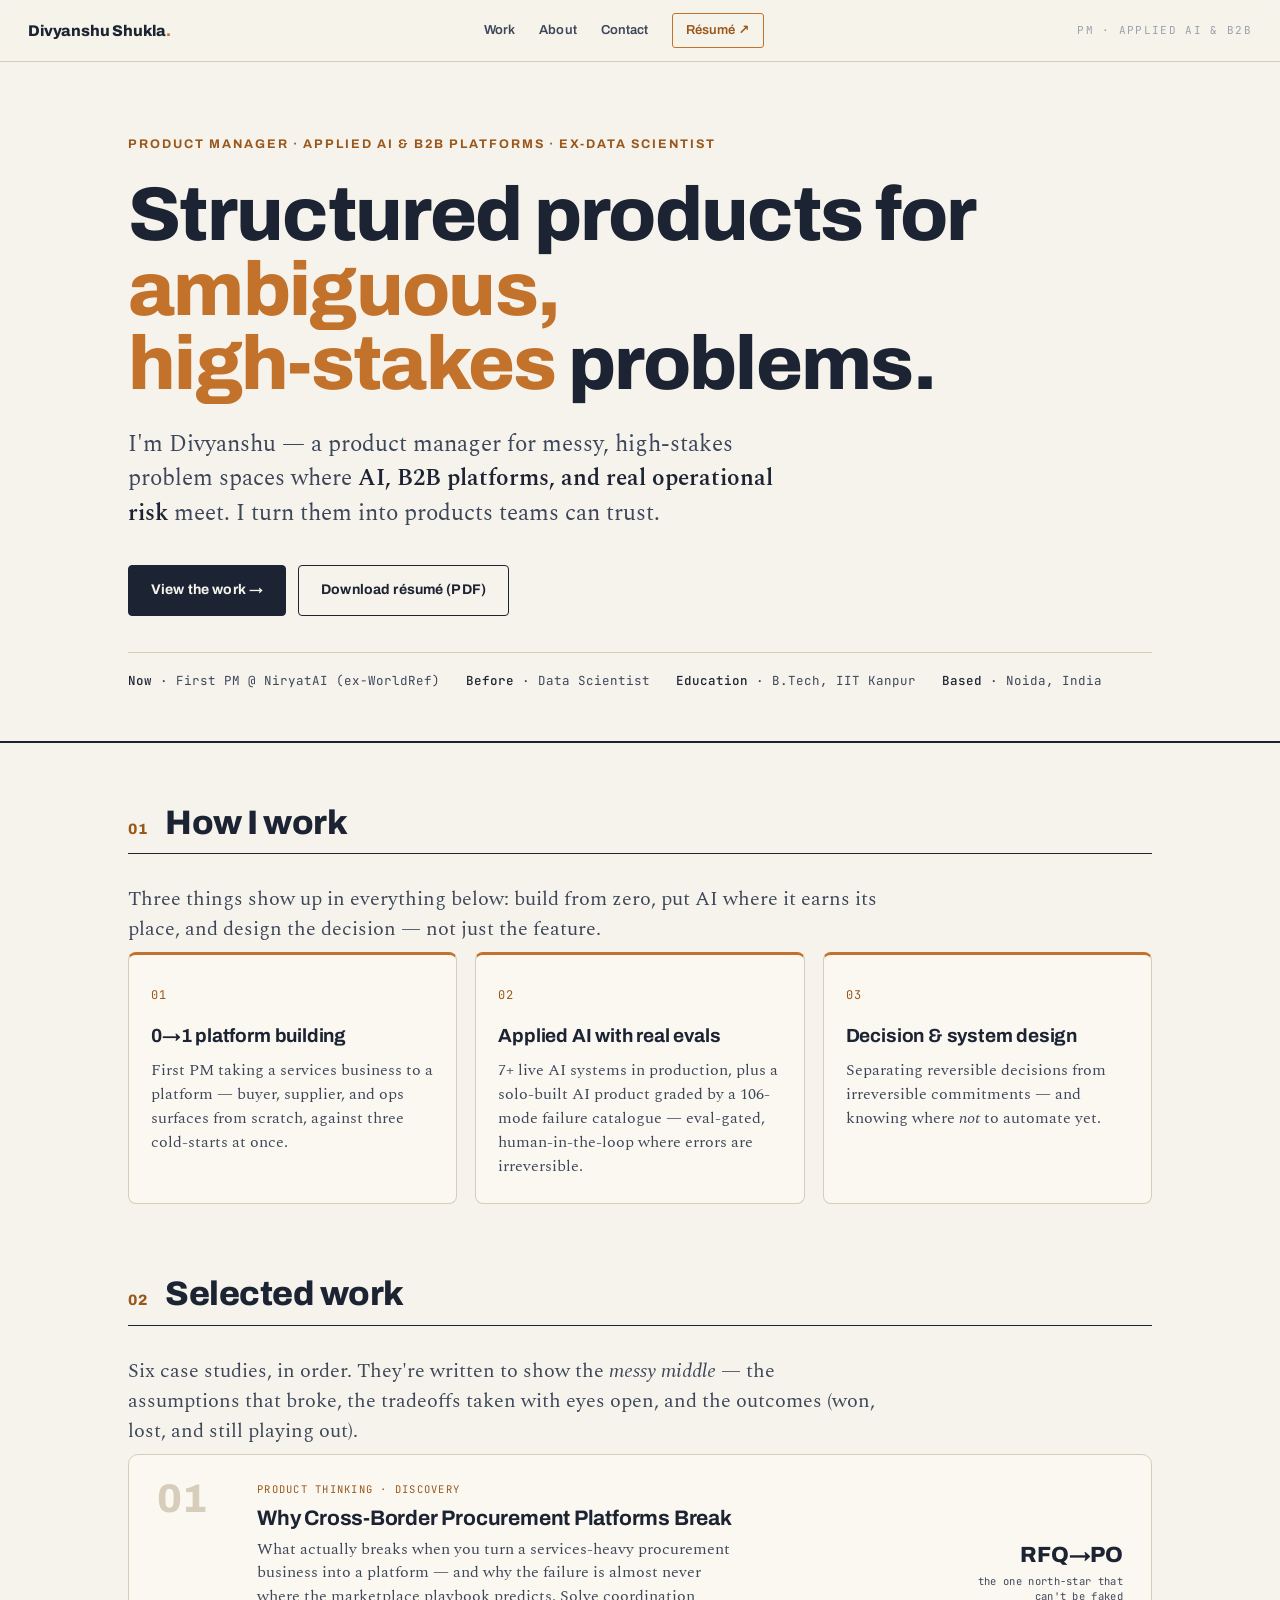
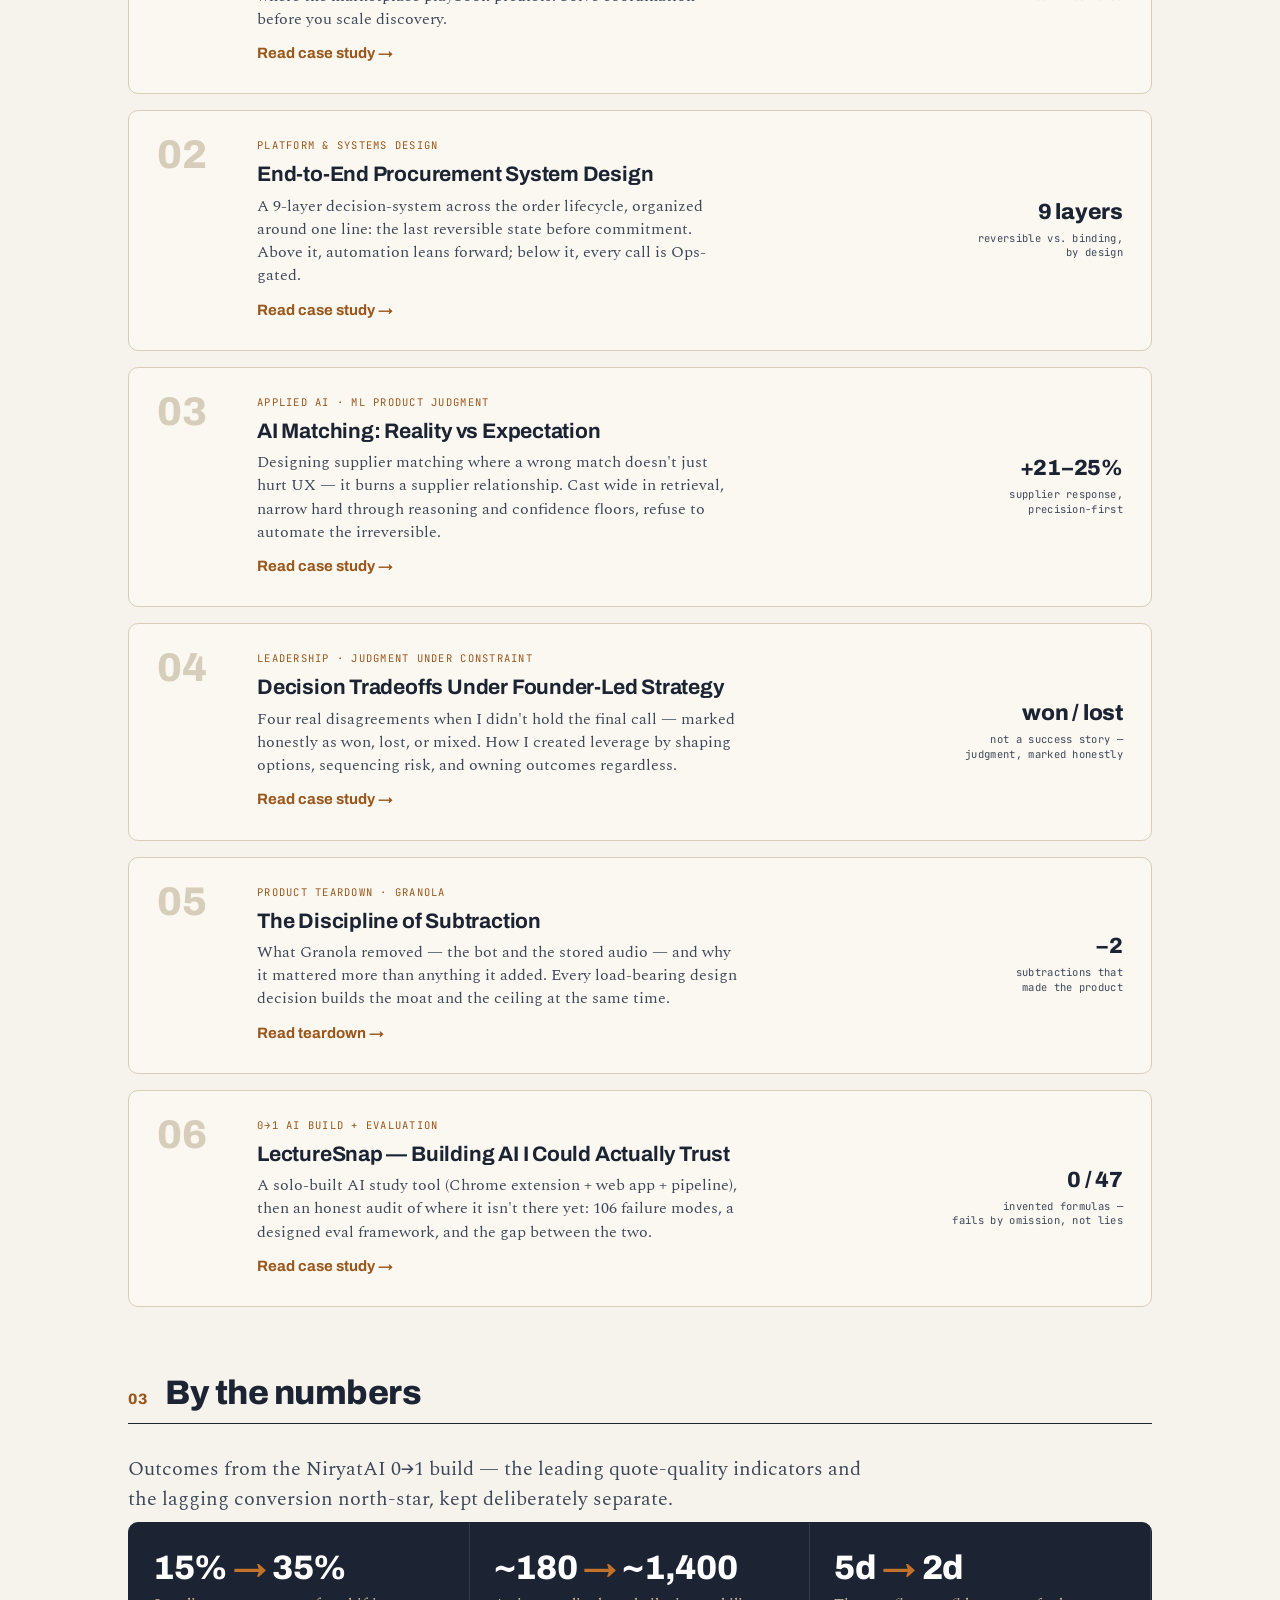
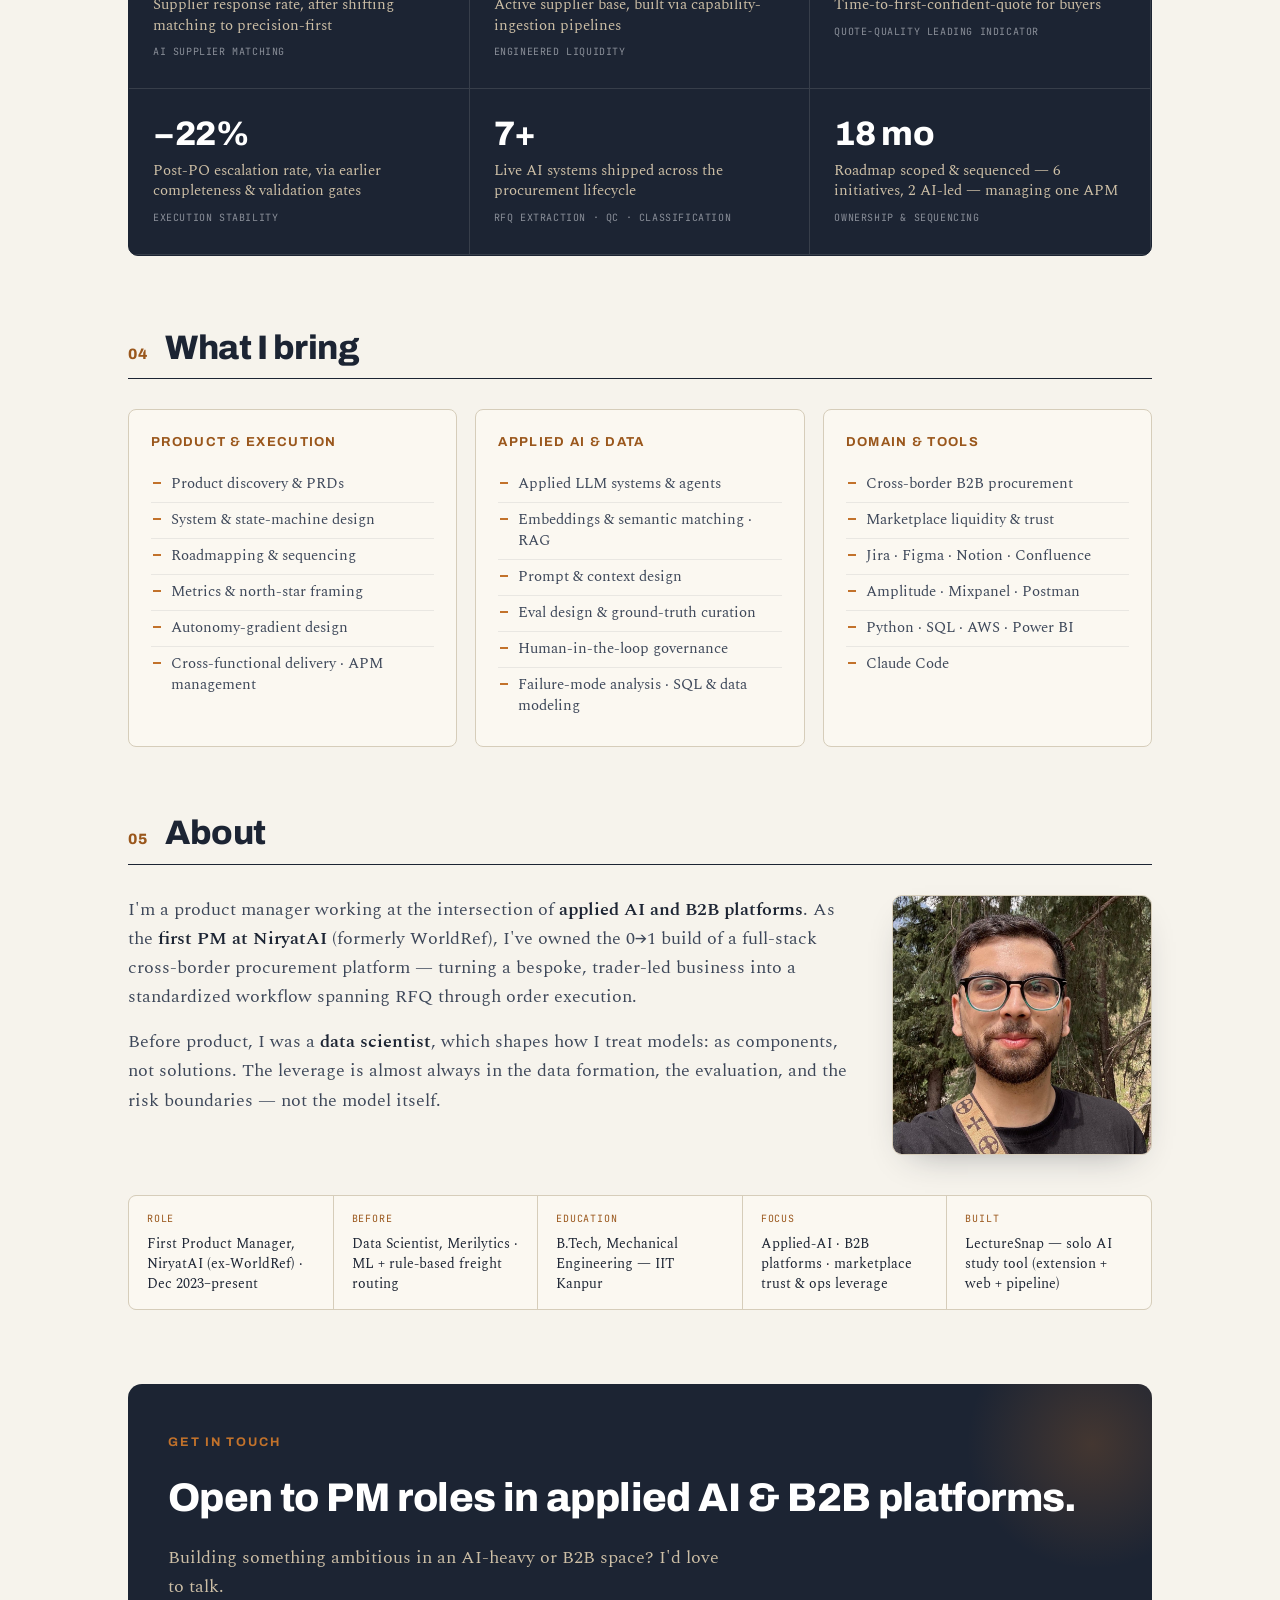
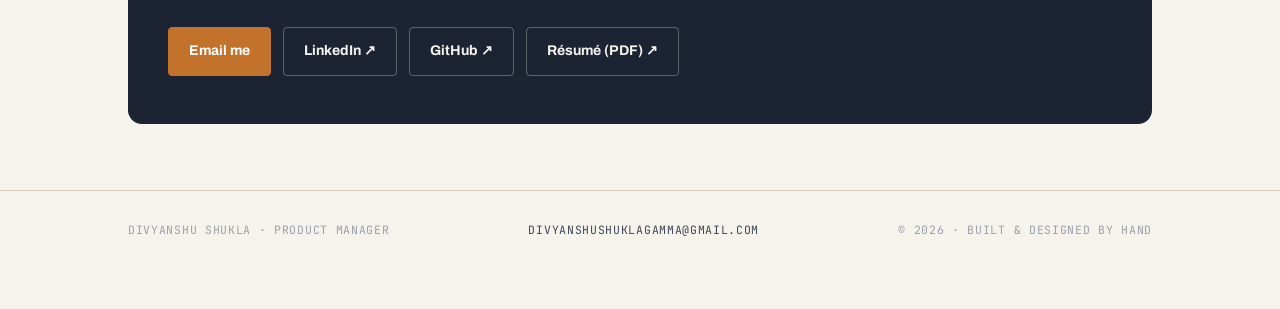
<file: index.html>
<!DOCTYPE html>
<html lang="en">
<head>
<meta charset="UTF-8">
<meta name="viewport" content="width=device-width, initial-scale=1.0">
<title>Divyanshu Shukla — Product Manager · Applied AI & B2B Platforms</title>
<meta name="description" content="Product manager for applied-AI and B2B platforms. Ex-data scientist. First PM at NiryatAI, building a 0→1 cross-border procurement platform across buyer, supplier, and ops surfaces.">
<meta property="og:title" content="Divyanshu Shukla — Product Manager · Applied AI & B2B Platforms">
<meta property="og:description" content="I take ambiguous, high-stakes problem spaces and ship structured products with measurable outcomes.">
<meta property="og:type" content="website">
<link rel="preconnect" href="https://fonts.googleapis.com">
<link rel="preconnect" href="https://fonts.gstatic.com" crossorigin>
<link href="https://fonts.googleapis.com/css2?family=Spectral:ital,wght@0,400;0,500;0,600;1,400&family=Archivo:wght@400;500;600;700;800&family=JetBrains+Mono:wght@400;500&display=swap" rel="stylesheet">
<link rel="stylesheet" href="assets/pf-chrome.css?v=2">
<style>
  :root{
    --ink:#1c2433;
    --ink-soft:#3d4759;
    --paper:#f6f3ec;
    --paper-2:#efe9dd;
    --paper-3:#e9e1d1;
    --line:#d6cdba;
    --line-2:rgba(28,36,51,.08);
    --signal:#c2722b;
    --signal-deep:#9a571c;
    --signal-wash:#f0e2cf;
    --ghost:#9aa1ad;
    --good:#3f7a52;
    --bad:#a8462f;
    --max:1080px;
  }
  *{box-sizing:border-box}
  html{scroll-behavior:smooth}
  body{margin:0;background:var(--paper);color:var(--ink);
    font-family:'Spectral',Georgia,serif;font-size:18px;line-height:1.62;
    -webkit-font-smoothing:antialiased;text-rendering:optimizeLegibility}
  ::selection{background:rgba(194,114,43,.22)}
  .wrap{max-width:var(--max);margin:0 auto;padding:0 28px}
  h1,h2,h3,h4,.eyebrow,.label,.kicker{font-family:'Archivo',system-ui,sans-serif}
  a{color:var(--signal-deep)}

  .eyebrow{font-size:12.5px;font-weight:700;letter-spacing:.16em;text-transform:uppercase;
    color:var(--signal-deep);display:block}
  .mono{font-family:'JetBrains Mono',ui-monospace,monospace}

  /* ---------- HERO ---------- */
  .hero{border-bottom:2px solid var(--ink);padding:72px 0 50px}
  .hero .eyebrow{margin-bottom:24px}
  .hero h1{font-size:clamp(40px,7vw,76px);font-weight:800;line-height:.98;
    letter-spacing:-.022em;margin:0 0 8px}
  .hero h1 .amber{color:var(--signal)}
  .hero .sub{font-size:clamp(19px,2.3vw,23px);color:var(--ink-soft);max-width:660px;
    margin:26px 0 0;line-height:1.5}
  .hero .sub b{color:var(--ink);font-weight:600}
  .cta-row{display:flex;flex-wrap:wrap;gap:12px;margin-top:34px}
  .btn{font-family:'Archivo',sans-serif;font-weight:700;font-size:14px;letter-spacing:.01em;
    text-decoration:none;padding:13px 22px;border-radius:4px;border:1.5px solid var(--ink);
    transition:transform .15s,background .2s,color .2s}
  .btn.primary{background:var(--ink);color:var(--paper)}
  .btn.primary:hover{background:#000;transform:translateY(-1px)}
  .btn.ghost{background:transparent;color:var(--ink)}
  .btn.ghost:hover{background:var(--paper-2);transform:translateY(-1px)}
  .hero .meta{margin-top:36px;display:flex;flex-wrap:wrap;gap:10px 26px;
    font-family:'JetBrains Mono',monospace;font-size:12.5px;color:var(--ink-soft);
    border-top:1px solid var(--line);padding-top:18px}
  .hero .meta b{color:var(--ink);font-weight:500}

  /* ---------- section scaffolding ---------- */
  section.body{padding:62px 0 6px}
  .sechead{display:flex;align-items:baseline;gap:18px;border-bottom:1.5px solid var(--ink);
    padding-bottom:12px;margin-bottom:30px}
  .secnum{font-family:'Archivo',sans-serif;font-weight:800;font-size:15px;
    color:var(--signal-deep);letter-spacing:.04em;flex:none}
  .sechead h2{font-size:clamp(24px,3.6vw,34px);font-weight:800;letter-spacing:-.015em;
    margin:0;line-height:1.06}
  .lede{font-size:20px;color:var(--ink-soft);margin:0 0 8px;max-width:760px;line-height:1.5}

  /* ---------- pillars ---------- */
  .pillars{display:grid;grid-template-columns:repeat(3,1fr);gap:18px;margin:8px 0 4px}
  .pillar{border:1px solid var(--line);border-top:3px solid var(--signal);border-radius:8px;
    padding:24px 22px;background:#fbf8f1}
  .pillar .pn{font-family:'JetBrains Mono',monospace;font-size:12px;color:var(--signal-deep);
    letter-spacing:.08em}
  .pillar h3{font-size:19px;font-weight:700;margin:12px 0 8px;letter-spacing:-.01em}
  .pillar p{margin:0;font-size:15.5px;color:var(--ink-soft);line-height:1.55}

  /* ---------- work cards ---------- */
  .work{display:grid;gap:16px;margin-top:6px}
  .card{display:grid;grid-template-columns:74px 1fr auto;gap:0 26px;align-items:start;
    text-decoration:none;color:inherit;border:1px solid var(--line);border-radius:10px;
    padding:26px 28px;background:#fbf8f1;
    transition:border-color .2s,transform .2s,box-shadow .2s}
  .card:hover{border-color:var(--signal);transform:translateY(-2px);
    box-shadow:0 10px 30px -18px rgba(28,36,51,.4)}
  .card .num{font-family:'Archivo',sans-serif;font-weight:800;font-size:40px;color:var(--line);
    line-height:.9}
  .card:hover .num{color:var(--signal)}
  .card .kind{font-family:'JetBrains Mono',monospace;font-size:10.5px;letter-spacing:.12em;
    text-transform:uppercase;color:var(--signal-deep);margin-bottom:8px;display:block}
  .card h3{font-family:'Archivo',sans-serif;font-size:21px;font-weight:700;margin:0 0 8px;
    letter-spacing:-.01em;line-height:1.16}
  .card p{margin:0;font-size:15.5px;color:var(--ink-soft);line-height:1.5;max-width:60ch}
  .card .res{align-self:center;text-align:right;min-width:150px}
  .card .res .big{font-family:'Archivo',sans-serif;font-weight:800;font-size:22px;color:var(--ink);
    line-height:1;letter-spacing:-.01em}
  .card .res .rl{font-family:'JetBrains Mono',monospace;font-size:10.5px;color:var(--ink-soft);
    letter-spacing:.03em;margin-top:8px;line-height:1.4}
  .card .arrow{font-family:'Archivo',sans-serif;font-weight:700;color:var(--signal-deep);
    font-size:15px;margin-top:10px;display:inline-block}

  /* ---------- metrics ---------- */
  .metrics{display:grid;grid-template-columns:repeat(3,1fr);gap:0;margin:6px 0;
    border:1px solid var(--ink);border-radius:10px;overflow:hidden;background:var(--ink)}
  .metric{padding:28px 24px;background:var(--ink);color:#e9e4d8;
    border-right:1px solid rgba(246,243,236,.12);border-bottom:1px solid rgba(246,243,236,.12)}
  .metric .big{font-family:'Archivo',sans-serif;font-weight:800;font-size:34px;color:#fff;
    line-height:1;letter-spacing:-.01em}
  .metric .big .arr{color:var(--signal);font-weight:700}
  .metric .lbl{font-size:14.5px;color:#cdbfa6;margin-top:10px;line-height:1.4;font-family:'Spectral',serif}
  .metric .src{font-family:'JetBrains Mono',monospace;font-size:10px;color:#8a8f99;
    letter-spacing:.06em;margin-top:8px;text-transform:uppercase}

  /* ---------- competencies ---------- */
  .comp{display:grid;grid-template-columns:repeat(3,1fr);gap:18px}
  .comp .group{border:1px solid var(--line);border-radius:8px;padding:22px;background:#fbf8f1}
  .comp .group h4{font-size:13px;font-weight:700;letter-spacing:.1em;text-transform:uppercase;
    color:var(--signal-deep);margin:0 0 14px}
  .comp ul{list-style:none;margin:0;padding:0}
  .comp li{font-size:14.5px;color:var(--ink-soft);padding:7px 0 7px 20px;position:relative;
    border-bottom:1px solid var(--line-2);line-height:1.45}
  .comp li:last-child{border-bottom:none}
  .comp li::before{content:"";position:absolute;left:2px;top:15px;width:8px;height:2px;
    background:var(--signal)}

  /* ---------- about ---------- */
  .about-grid{display:grid;grid-template-columns:1fr 260px;gap:44px;align-items:start}
  .about p{margin:0 0 16px;color:var(--ink-soft)}
  .about p b{color:var(--ink);font-weight:600}
  .about-side{display:flex;flex-direction:column;gap:18px}
  .portrait{width:100%;height:auto;aspect-ratio:1/1;object-fit:cover;object-position:50% 38%;
    border-radius:10px;border:1px solid var(--line);
    box-shadow:0 14px 36px -20px rgba(28,36,51,.45);display:block}
  .facts{display:grid;grid-template-columns:repeat(auto-fit,minmax(150px,1fr));gap:1px;margin-top:40px;
    background:var(--line);border:1px solid var(--line);border-radius:8px;overflow:hidden}
  .facts .row{display:block;padding:15px 18px;font-size:14px;background:#fbf8f1}
  .facts .k{font-family:'JetBrains Mono',monospace;font-size:10px;letter-spacing:.08em;
    text-transform:uppercase;color:var(--signal-deep);display:block;margin-bottom:7px}
  .facts .v{color:var(--ink);display:block;line-height:1.42}

  /* ---------- contact ---------- */
  .contact{background:var(--ink);color:var(--paper);border-radius:14px;padding:48px 40px;
    margin:6px 0 0;position:relative;overflow:hidden}
  .contact::after{content:"";position:absolute;right:-70px;top:-70px;width:260px;height:260px;
    border-radius:50%;background:radial-gradient(circle,rgba(194,114,43,.24),transparent 68%)}
  .contact .eyebrow{color:var(--signal);margin-bottom:14px}
  .contact h2{font-family:'Archivo',sans-serif;font-size:clamp(28px,4vw,40px);font-weight:800;
    color:#fff;margin:0 0 12px;letter-spacing:-.015em;position:relative;z-index:1}
  .contact p{color:#cdbfa6;max-width:560px;margin:0 0 26px;position:relative;z-index:1}
  .contact .links{display:flex;flex-wrap:wrap;gap:12px;position:relative;z-index:1}
  .contact .links a{font-family:'Archivo',sans-serif;font-weight:700;font-size:14px;
    text-decoration:none;padding:12px 20px;border-radius:4px;border:1.5px solid rgba(246,243,236,.3);
    color:var(--paper);transition:background .2s,border-color .2s}
  .contact .links a:hover{background:rgba(246,243,236,.1);border-color:var(--signal)}
  .contact .links a.solid{background:var(--signal);border-color:var(--signal);color:#fff}
  .contact .links a.solid:hover{background:var(--signal-deep)}

  footer.site{border-top:1px solid var(--line);margin-top:60px;padding:30px 0 70px}
  footer.site .row{display:flex;justify-content:space-between;flex-wrap:wrap;gap:14px;
    font-family:'JetBrains Mono',monospace;font-size:11.5px;letter-spacing:.06em;
    color:var(--ghost);text-transform:uppercase}
  footer.site a{color:var(--ink-soft);text-decoration:none}
  footer.site a:hover{color:var(--signal-deep)}

  .reveal{opacity:0;transform:translateY(16px);transition:opacity .7s ease,transform .7s ease}
  .reveal.in{opacity:1;transform:none}
  @media (prefers-reduced-motion:reduce){.reveal{opacity:1;transform:none;transition:none}}

  @media(max-width:820px){
    .pillars,.comp{grid-template-columns:1fr}
    .metrics{grid-template-columns:1fr 1fr}
    .about-grid{grid-template-columns:1fr;gap:24px;justify-items:center}
    .about{justify-self:stretch}
    .portrait{max-width:240px}
  }
  @media(max-width:680px){
    .wrap{padding:0 20px}
    .hero{padding:52px 0 38px}
    .cta-row .btn{flex:1 1 100%;text-align:center}
    .sechead{gap:12px}
    .card{grid-template-columns:1fr;gap:6px;padding:22px}
    .card .num{font-size:30px}
    .card .res{text-align:left;margin-top:14px}
    .metrics{grid-template-columns:1fr}
    .contact{padding:34px 24px}
  }
</style>
</head>
<body>
<a href="#work" class="pf-skip">Skip to work</a>

<!-- shared top nav -->
<nav class="pf-nav">
  <a class="pf-home" href="index.html">Divyanshu Shukla<span class="dot">.</span></a>
  <div class="pf-nav-links">
    <a href="#work">Work</a>
    <a href="#about">About</a>
    <a href="#contact">Contact</a>
    <a class="pf-cta" href="assets/Divyanshu_Shukla_PM_Resume.pdf" target="_blank" rel="noopener">Résumé ↗</a>
  </div>
  <span class="pf-nav-num">PM · Applied AI &amp; B2B</span>
</nav>

<!-- ============ HERO ============ -->
<header class="hero">
  <div class="wrap">
    <span class="eyebrow">Product Manager · Applied AI &amp; B2B Platforms · Ex-Data Scientist</span>
    <h1>Structured products for <span class="amber">ambiguous,<br>high-stakes</span> problems.</h1>
    <p class="sub">I'm Divyanshu — a product manager for messy, high-stakes problem spaces where <b>AI, B2B platforms, and real operational risk</b> meet. I turn them into products teams can trust.</p>
    <div class="cta-row">
      <a class="btn primary" href="#work">View the work →</a>
      <a class="btn ghost" href="assets/Divyanshu_Shukla_PM_Resume.pdf" target="_blank" rel="noopener">Download résumé (PDF)</a>
    </div>
    <div class="meta">
      <span><b>Now</b> · First PM @ NiryatAI (ex-WorldRef)</span>
      <span><b>Before</b> · Data Scientist</span>
      <span><b>Education</b> · B.Tech, IIT Kanpur</span>
      <span><b>Based</b> · Noida, India</span>
    </div>
  </div>
</header>

<main class="wrap">

<!-- ============ WHAT I DO ============ -->
<section class="body reveal" id="approach">
  <div class="sechead"><span class="secnum">01</span><h2>How I work</h2></div>
  <p class="lede">Three things show up in everything below: build from zero, put AI where it earns its place, and design the decision — not just the feature.</p>
  <div class="pillars">
    <div class="pillar">
      <span class="pn">01</span>
      <h3>0→1 platform building</h3>
      <p>First PM taking a services business to a platform — buyer, supplier, and ops surfaces from scratch, against three cold-starts at once.</p>
    </div>
    <div class="pillar">
      <span class="pn">02</span>
      <h3>Applied AI with real evals</h3>
      <p>7+ live AI systems in production, plus a solo-built AI product graded by a 106-mode failure catalogue — eval-gated, human-in-the-loop where errors are irreversible.</p>
    </div>
    <div class="pillar">
      <span class="pn">03</span>
      <h3>Decision &amp; system design</h3>
      <p>Separating reversible decisions from irreversible commitments — and knowing where <em>not</em> to automate yet.</p>
    </div>
  </div>
</section>

<!-- ============ SELECTED WORK ============ -->
<section class="body reveal" id="work">
  <div class="sechead"><span class="secnum">02</span><h2>Selected work</h2></div>
  <p class="lede">Six case studies, in order. They're written to show the <em>messy middle</em> — the assumptions that broke, the tradeoffs taken with eyes open, and the outcomes (won, lost, and still playing out).</p>

  <div class="work">

    <a class="card" href="artifact-1-why-platforms-break.html">
      <div class="num">01</div>
      <div>
        <span class="kind">Product thinking · Discovery</span>
        <h3>Why Cross-Border Procurement Platforms Break</h3>
        <p>What actually breaks when you turn a services-heavy procurement business into a platform — and why the failure is almost never where the marketplace playbook predicts. Solve coordination before you scale discovery.</p>
        <span class="arrow">Read case study →</span>
      </div>
      <div class="res"><div class="big">RFQ→PO</div><div class="rl">the one north-star that<br>can't be faked</div></div>
    </a>

    <a class="card" href="artifact-2-system-design.html">
      <div class="num">02</div>
      <div>
        <span class="kind">Platform &amp; systems design</span>
        <h3>End-to-End Procurement System Design</h3>
        <p>A 9-layer decision-system across the order lifecycle, organized around one line: the last reversible state before commitment. Above it, automation leans forward; below it, every call is Ops-gated.</p>
        <span class="arrow">Read case study →</span>
      </div>
      <div class="res"><div class="big">9 layers</div><div class="rl">reversible vs. binding,<br>by design</div></div>
    </a>

    <a class="card" href="artifact-3-ai-matching.html">
      <div class="num">03</div>
      <div>
        <span class="kind">Applied AI · ML product judgment</span>
        <h3>AI Matching: Reality vs Expectation</h3>
        <p>Designing supplier matching where a wrong match doesn't just hurt UX — it burns a supplier relationship. Cast wide in retrieval, narrow hard through reasoning and confidence floors, refuse to automate the irreversible.</p>
        <span class="arrow">Read case study →</span>
      </div>
      <div class="res"><div class="big">+21–25%</div><div class="rl">supplier response,<br>precision-first</div></div>
    </a>

    <a class="card" href="artifact-4-decision-tradeoffs.html">
      <div class="num">04</div>
      <div>
        <span class="kind">Leadership · judgment under constraint</span>
        <h3>Decision Tradeoffs Under Founder-Led Strategy</h3>
        <p>Four real disagreements when I didn't hold the final call — marked honestly as won, lost, or mixed. How I created leverage by shaping options, sequencing risk, and owning outcomes regardless.</p>
        <span class="arrow">Read case study →</span>
      </div>
      <div class="res"><div class="big">won / lost</div><div class="rl">not a success story —<br>judgment, marked honestly</div></div>
    </a>

    <a class="card" href="artifact-5-granola-teardown.html">
      <div class="num">05</div>
      <div>
        <span class="kind">Product teardown · Granola</span>
        <h3>The Discipline of Subtraction</h3>
        <p>What Granola removed — the bot and the stored audio — and why it mattered more than anything it added. Every load-bearing design decision builds the moat and the ceiling at the same time.</p>
        <span class="arrow">Read teardown →</span>
      </div>
      <div class="res"><div class="big">−2</div><div class="rl">subtractions that<br>made the product</div></div>
    </a>

    <a class="card" href="artifact-6-lecturesnap.html">
      <div class="num">06</div>
      <div>
        <span class="kind">0→1 AI build + evaluation</span>
        <h3>LectureSnap — Building AI I Could Actually Trust</h3>
        <p>A solo-built AI study tool (Chrome extension + web app + pipeline), then an honest audit of where it isn't there yet: 106 failure modes, a designed eval framework, and the gap between the two.</p>
        <span class="arrow">Read case study →</span>
      </div>
      <div class="res"><div class="big">0 / 47</div><div class="rl">invented formulas —<br>fails by omission, not lies</div></div>
    </a>

  </div>
</section>

<!-- ============ BY THE NUMBERS ============ -->
<section class="body reveal" id="impact">
  <div class="sechead"><span class="secnum">03</span><h2>By the numbers</h2></div>
  <p class="lede">Outcomes from the NiryatAI 0→1 build — the leading quote-quality indicators and the lagging conversion north-star, kept deliberately separate.</p>
  <div class="metrics">
    <div class="metric"><div class="big">15% <span class="arr">→</span> 35%</div><div class="lbl">Supplier response rate, after shifting matching to precision-first</div><div class="src">AI supplier matching</div></div>
    <div class="metric"><div class="big">~180 <span class="arr">→</span> ~1,400</div><div class="lbl">Active supplier base, built via capability-ingestion pipelines</div><div class="src">Engineered liquidity</div></div>
    <div class="metric"><div class="big">5d <span class="arr">→</span> 2d</div><div class="lbl">Time-to-first-confident-quote for buyers</div><div class="src">Quote-quality leading indicator</div></div>
    <div class="metric"><div class="big">−22%</div><div class="lbl">Post-PO escalation rate, via earlier completeness &amp; validation gates</div><div class="src">Execution stability</div></div>
    <div class="metric"><div class="big">7+</div><div class="lbl">Live AI systems shipped across the procurement lifecycle</div><div class="src">RFQ extraction · QC · classification</div></div>
    <div class="metric"><div class="big">18 mo</div><div class="lbl">Roadmap scoped &amp; sequenced — 6 initiatives, 2 AI-led — managing one APM</div><div class="src">Ownership &amp; sequencing</div></div>
  </div>
</section>

<!-- ============ COMPETENCIES ============ -->
<section class="body reveal" id="skills">
  <div class="sechead"><span class="secnum">04</span><h2>What I bring</h2></div>
  <div class="comp">
    <div class="group">
      <h4>Product &amp; execution</h4>
      <ul>
        <li>Product discovery &amp; PRDs</li>
        <li>System &amp; state-machine design</li>
        <li>Roadmapping &amp; sequencing</li>
        <li>Metrics &amp; north-star framing</li>
        <li>Autonomy-gradient design</li>
        <li>Cross-functional delivery · APM management</li>
      </ul>
    </div>
    <div class="group">
      <h4>Applied AI &amp; data</h4>
      <ul>
        <li>Applied LLM systems &amp; agents</li>
        <li>Embeddings &amp; semantic matching · RAG</li>
        <li>Prompt &amp; context design</li>
        <li>Eval design &amp; ground-truth curation</li>
        <li>Human-in-the-loop governance</li>
        <li>Failure-mode analysis · SQL &amp; data modeling</li>
      </ul>
    </div>
    <div class="group">
      <h4>Domain &amp; tools</h4>
      <ul>
        <li>Cross-border B2B procurement</li>
        <li>Marketplace liquidity &amp; trust</li>
        <li>Jira · Figma · Notion · Confluence</li>
        <li>Amplitude · Mixpanel · Postman</li>
        <li>Python · SQL · AWS · Power BI</li>
        <li>Claude Code</li>
      </ul>
    </div>
  </div>
</section>

<!-- ============ ABOUT ============ -->
<section class="body reveal" id="about">
  <div class="sechead"><span class="secnum">05</span><h2>About</h2></div>
  <div class="about-grid">
    <div class="about">
      <p>I'm a product manager working at the intersection of <b>applied AI and B2B platforms</b>. As the <b>first PM at NiryatAI</b> (formerly WorldRef), I've owned the 0→1 build of a full-stack cross-border procurement platform — turning a bespoke, trader-led business into a standardized workflow spanning RFQ through order execution.</p>
      <p>Before product, I was a <b>data scientist</b>, which shapes how I treat models: as components, not solutions. The leverage is almost always in the data formation, the evaluation, and the risk boundaries — not the model itself.</p>
    </div>
    <img class="portrait" src="assets/divyanshu-portrait.jpg" alt="Divyanshu Shukla" width="1000" height="1000" decoding="async">
  </div>
  <div class="facts">
    <div class="row"><span class="k">Role</span><span class="v">First Product Manager, NiryatAI (ex-WorldRef) · Dec 2023–present</span></div>
    <div class="row"><span class="k">Before</span><span class="v">Data Scientist, Merilytics · ML + rule-based freight routing</span></div>
    <div class="row"><span class="k">Education</span><span class="v">B.Tech, Mechanical Engineering — IIT Kanpur</span></div>
    <div class="row"><span class="k">Focus</span><span class="v">Applied-AI · B2B platforms · marketplace trust &amp; ops leverage</span></div>
    <div class="row"><span class="k">Built</span><span class="v">LectureSnap — solo AI study tool (extension + web + pipeline)</span></div>
  </div>
</section>

<!-- ============ CONTACT ============ -->
<section class="body reveal" id="contact">
  <div class="contact">
    <span class="eyebrow">Get in touch</span>
    <h2>Open to PM roles in applied AI &amp; B2B platforms.</h2>
    <p>Building something ambitious in an AI-heavy or B2B space? I'd love to talk.</p>
    <div class="links">
      <a class="solid" href="mailto:divyanshushuklagamma@gmail.com">Email me</a>
      <a href="https://www.linkedin.com/in/ds-v/" target="_blank" rel="noopener">LinkedIn ↗</a>
      <a href="https://github.com/DS-v" target="_blank" rel="noopener">GitHub ↗</a>
      <a href="assets/Divyanshu_Shukla_PM_Resume.pdf" target="_blank" rel="noopener">Résumé (PDF) ↗</a>
    </div>
  </div>
</section>

</main>

<footer class="site">
  <div class="wrap">
    <div class="row">
      <span>Divyanshu Shukla · Product Manager</span>
      <span><a href="mailto:divyanshushuklagamma@gmail.com">divyanshushuklagamma@gmail.com</a></span>
      <span>© 2026 · Built &amp; designed by hand</span>
    </div>
  </div>
</footer>

<script>
  (function(){
    var rm = window.matchMedia && window.matchMedia('(prefers-reduced-motion: reduce)').matches;
    var els = document.querySelectorAll('.reveal');
    if(rm || !('IntersectionObserver' in window)){els.forEach(function(e){e.classList.add('in')});return;}
    var io = new IntersectionObserver(function(entries){
      entries.forEach(function(en){if(en.isIntersecting){en.target.classList.add('in');io.unobserve(en.target);}});
    },{threshold:0.10,rootMargin:'0px 0px -40px 0px'});
    els.forEach(function(e){io.observe(e)});
  })();
</script>
</body>
</html>
</file>
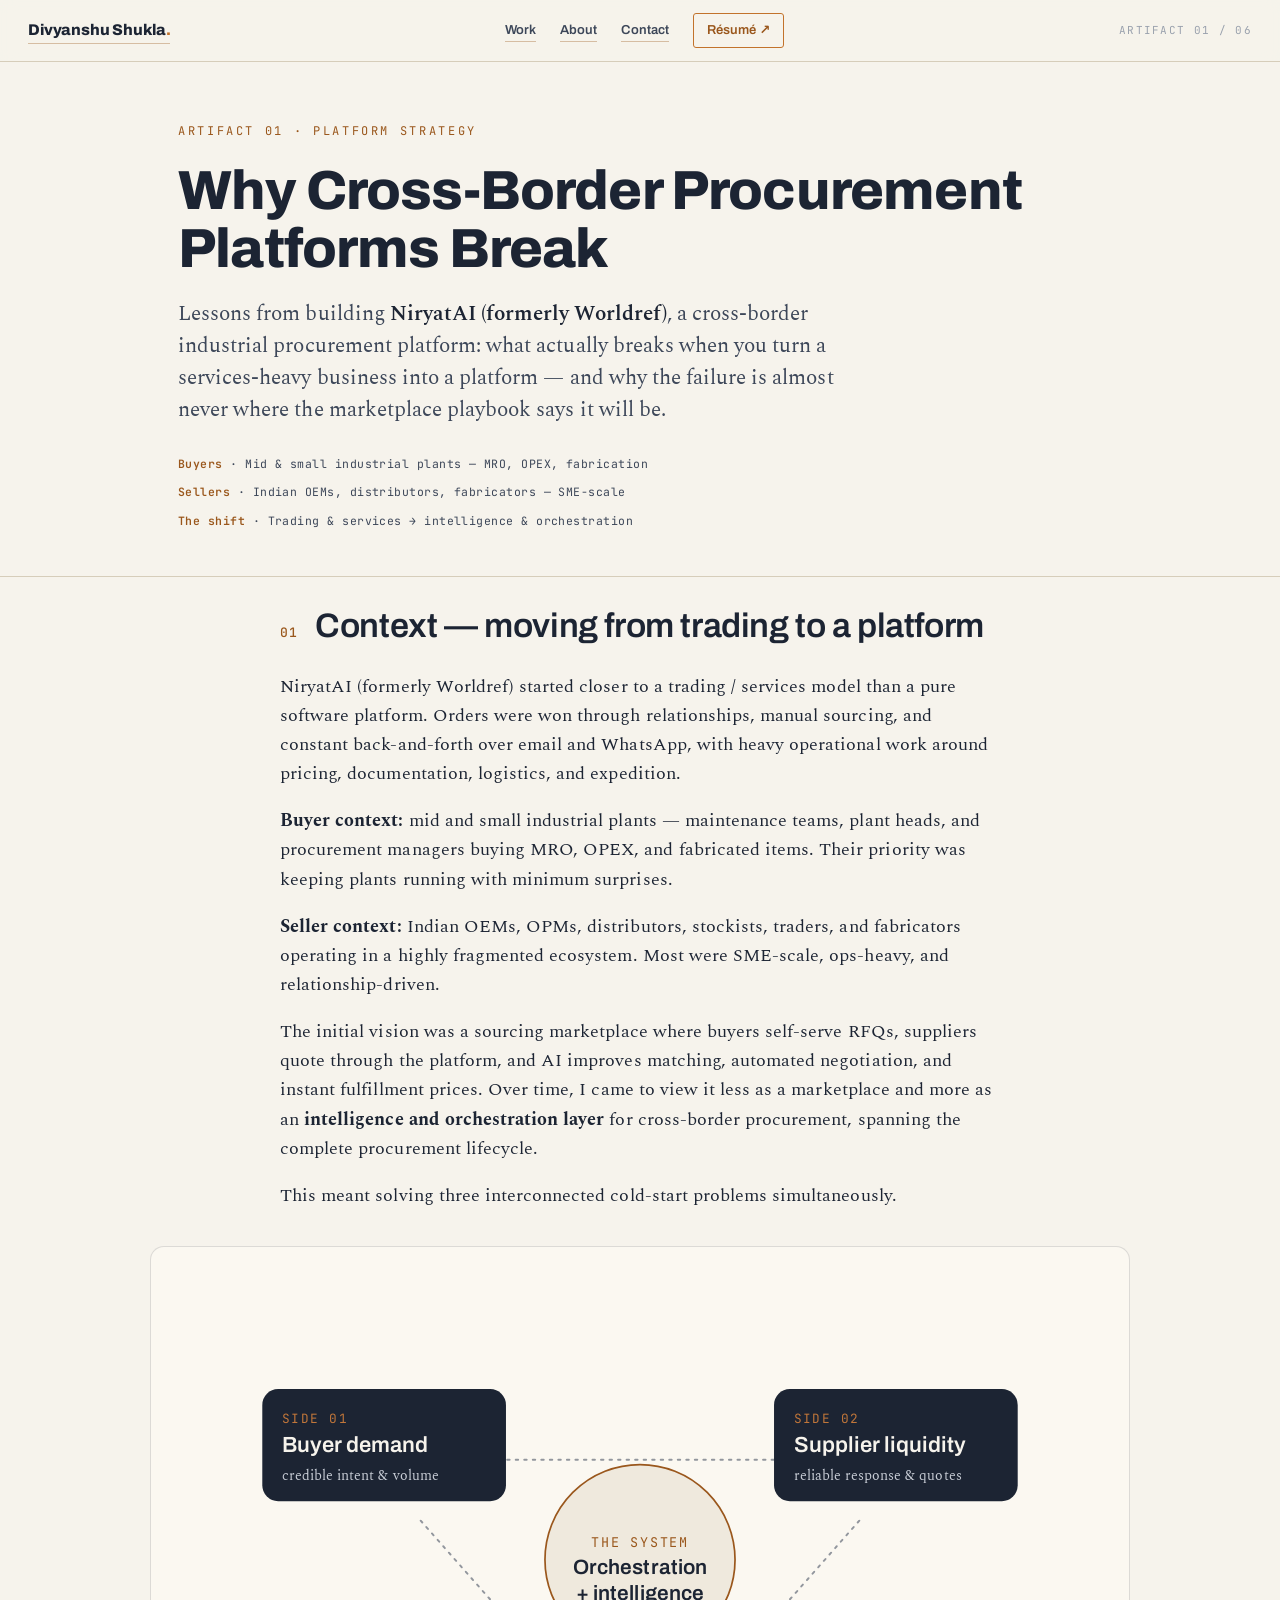
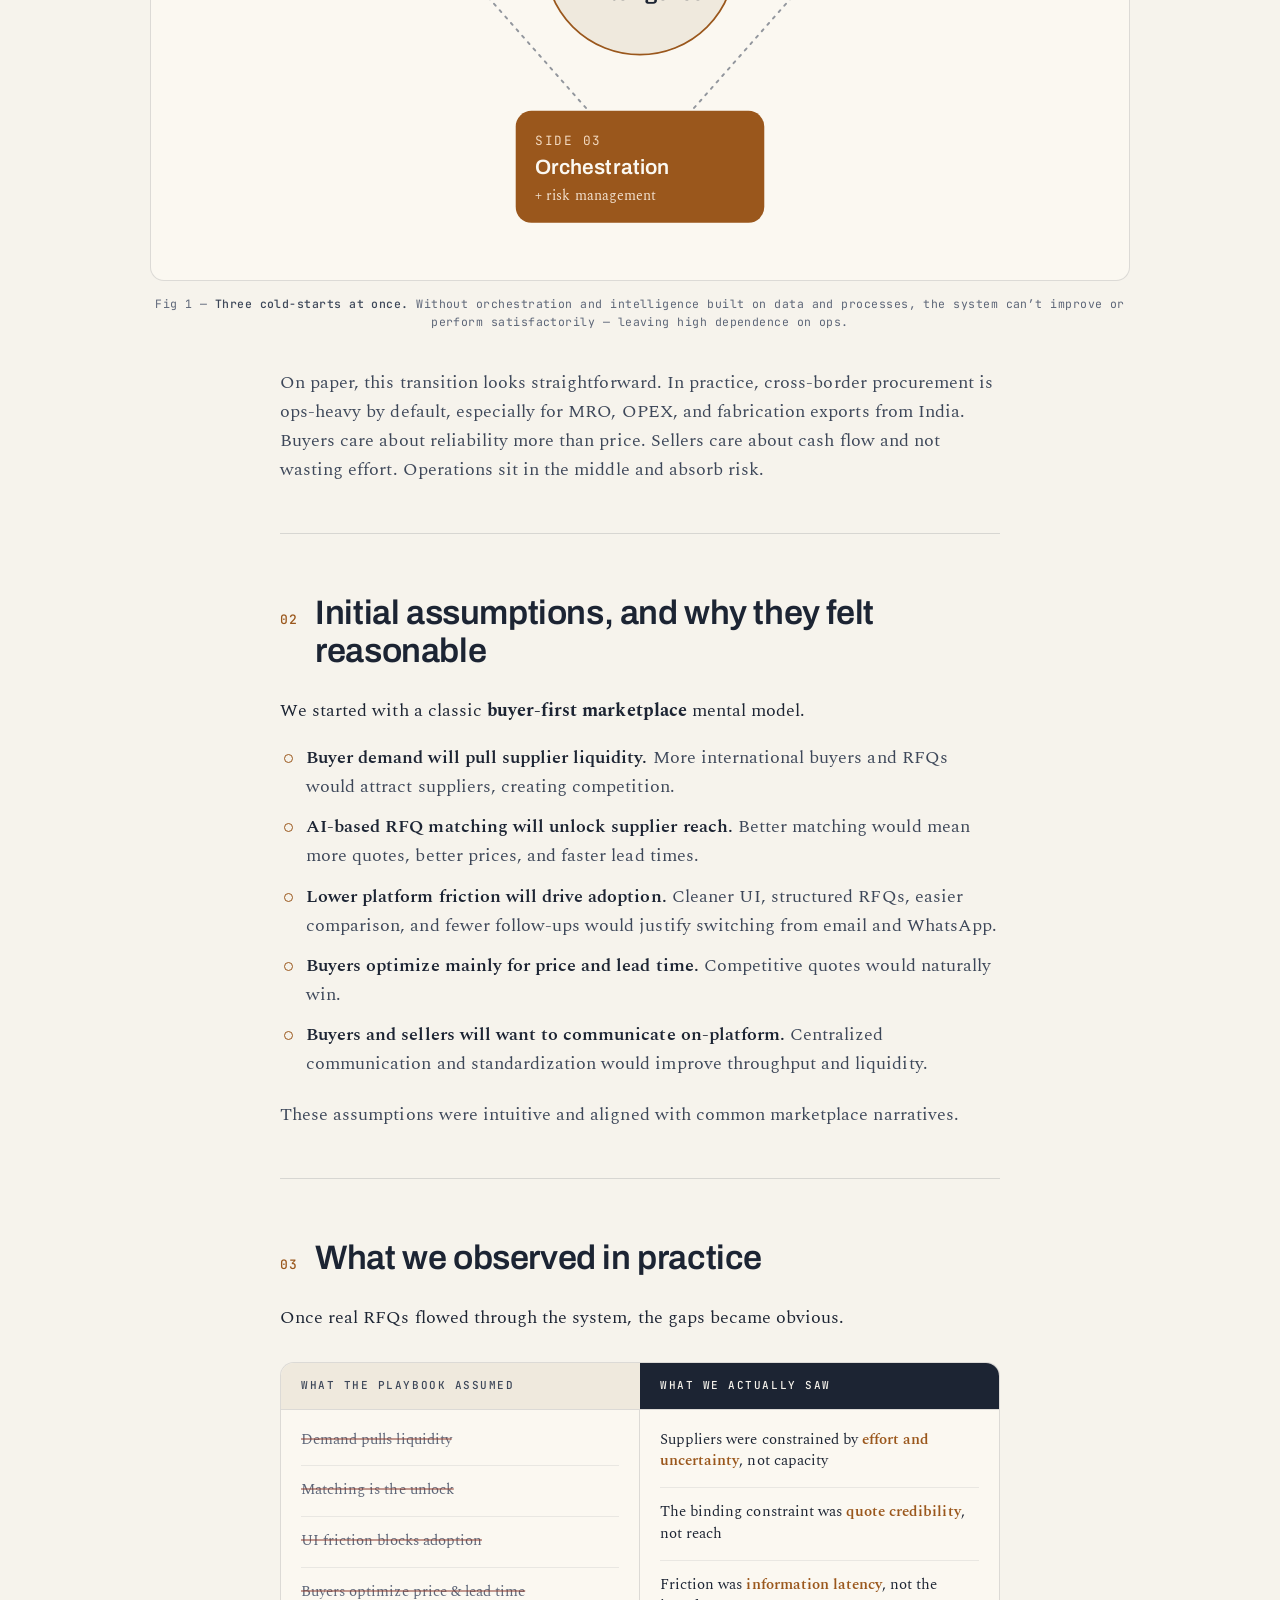
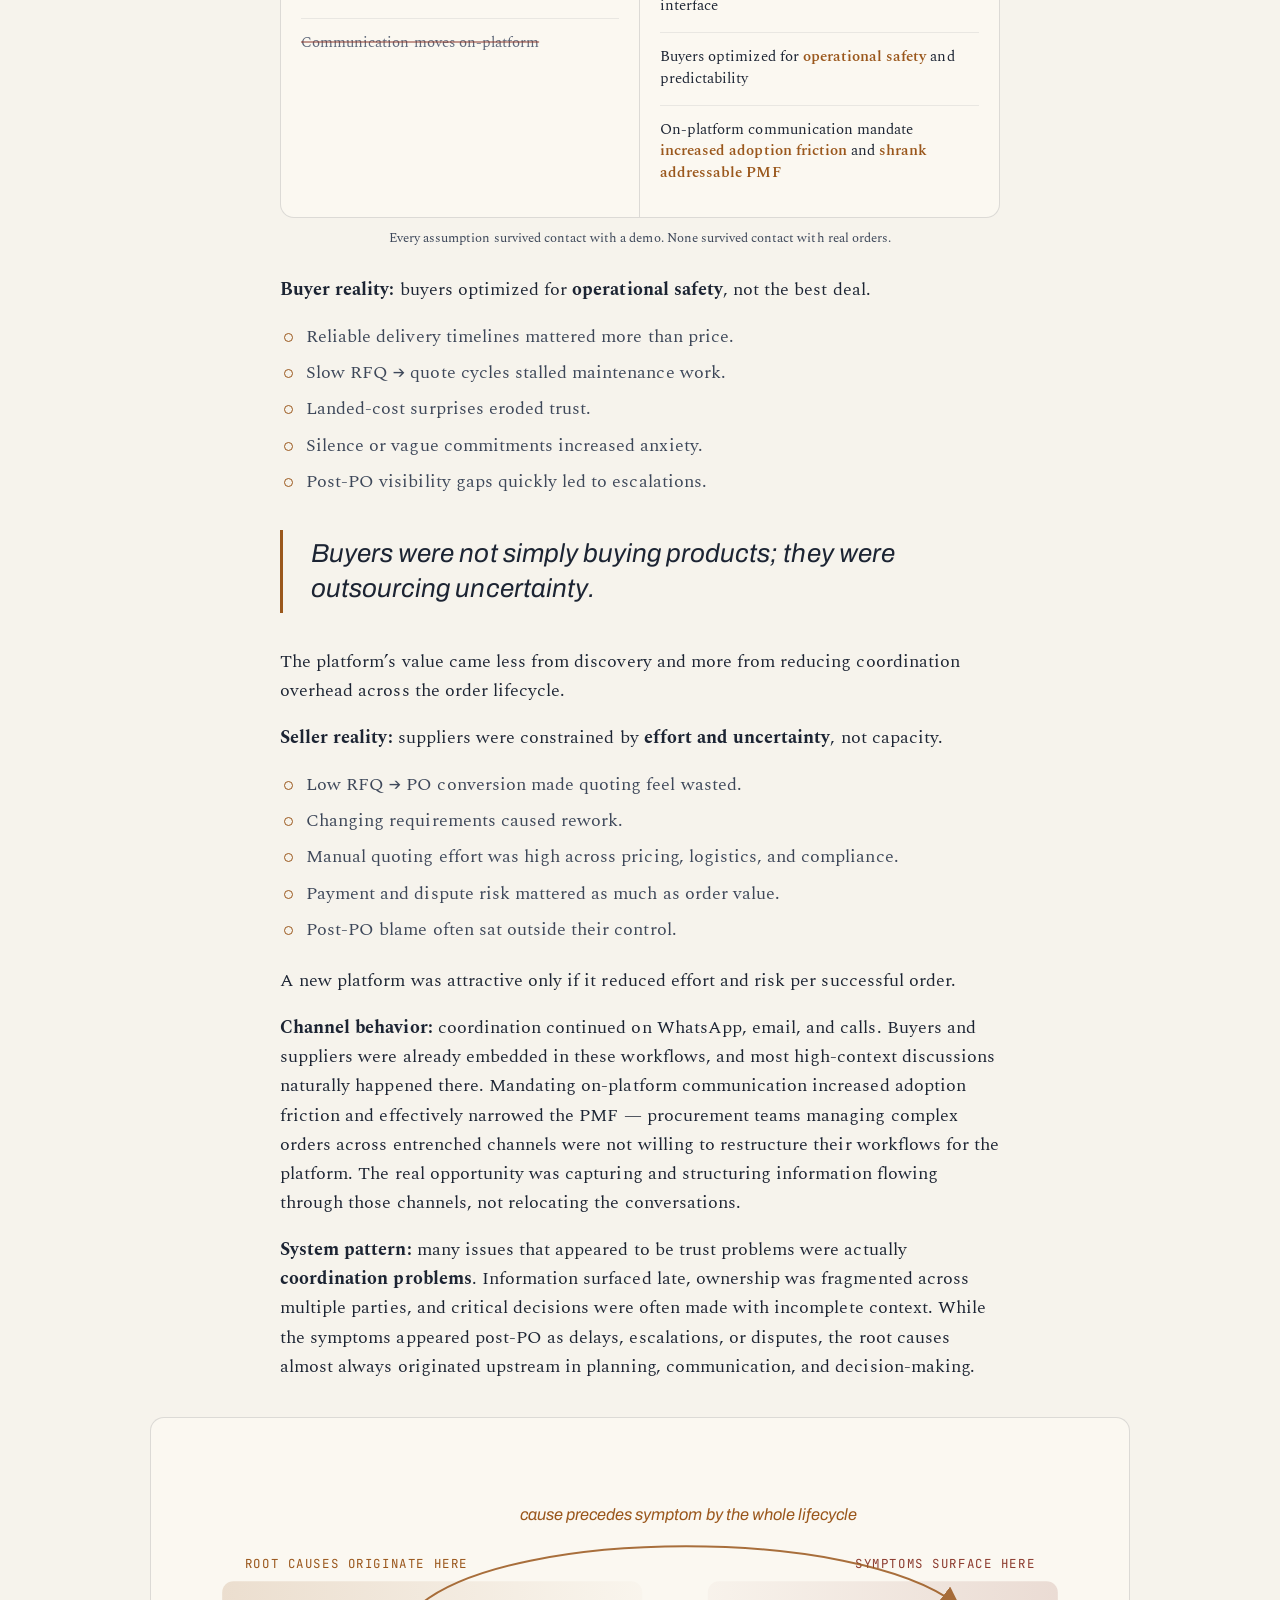
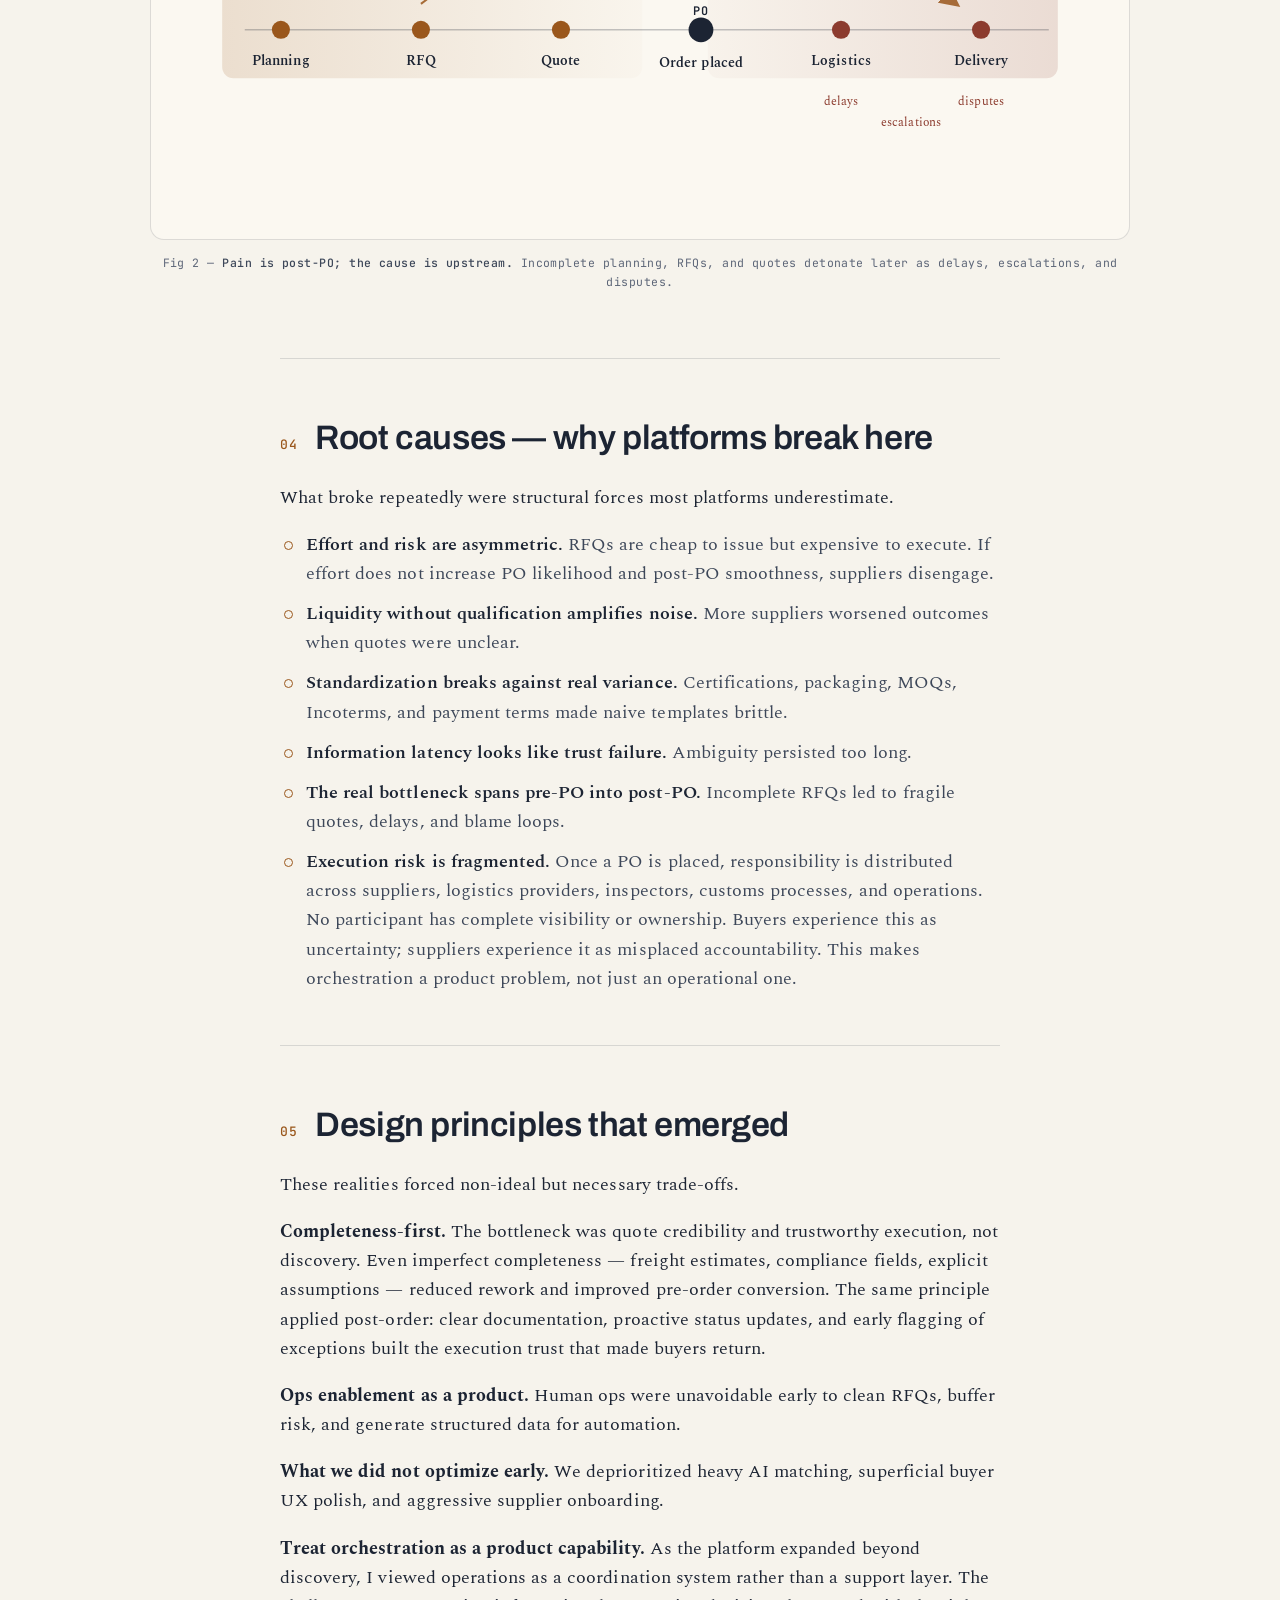
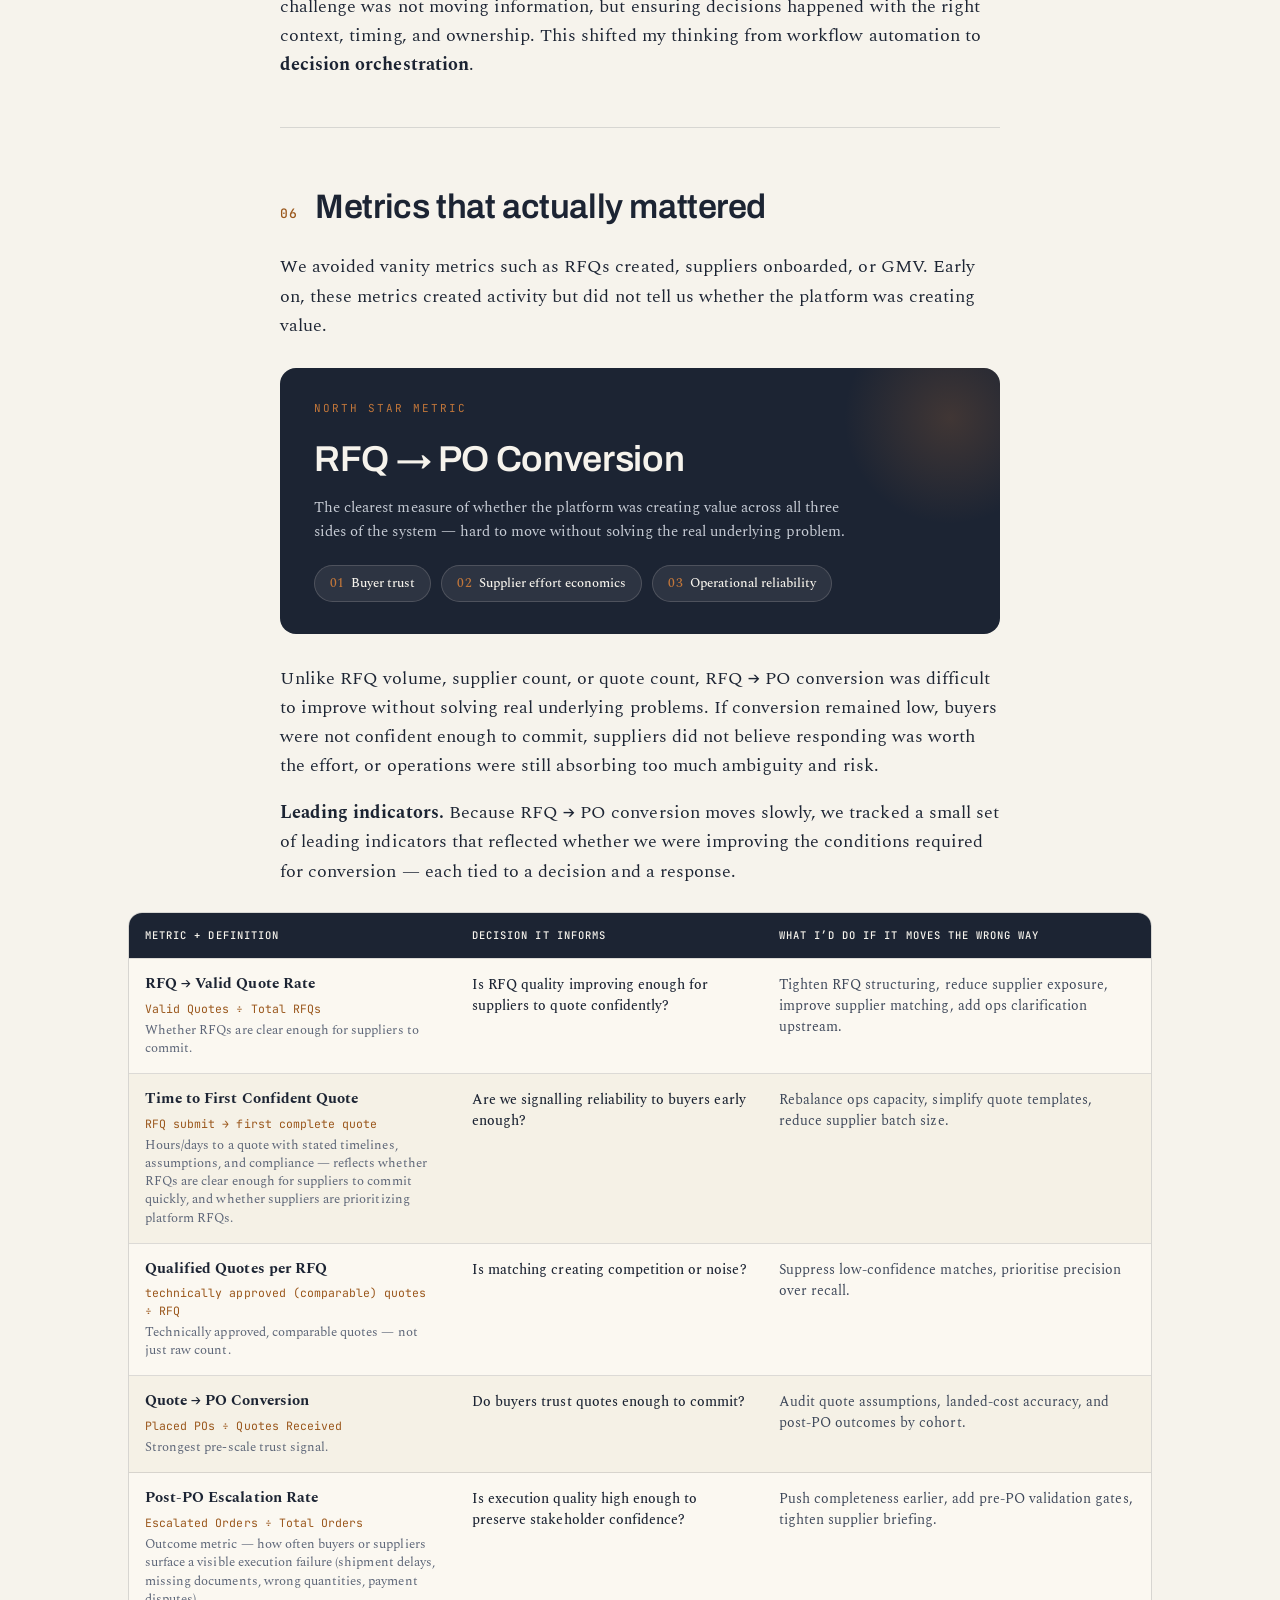
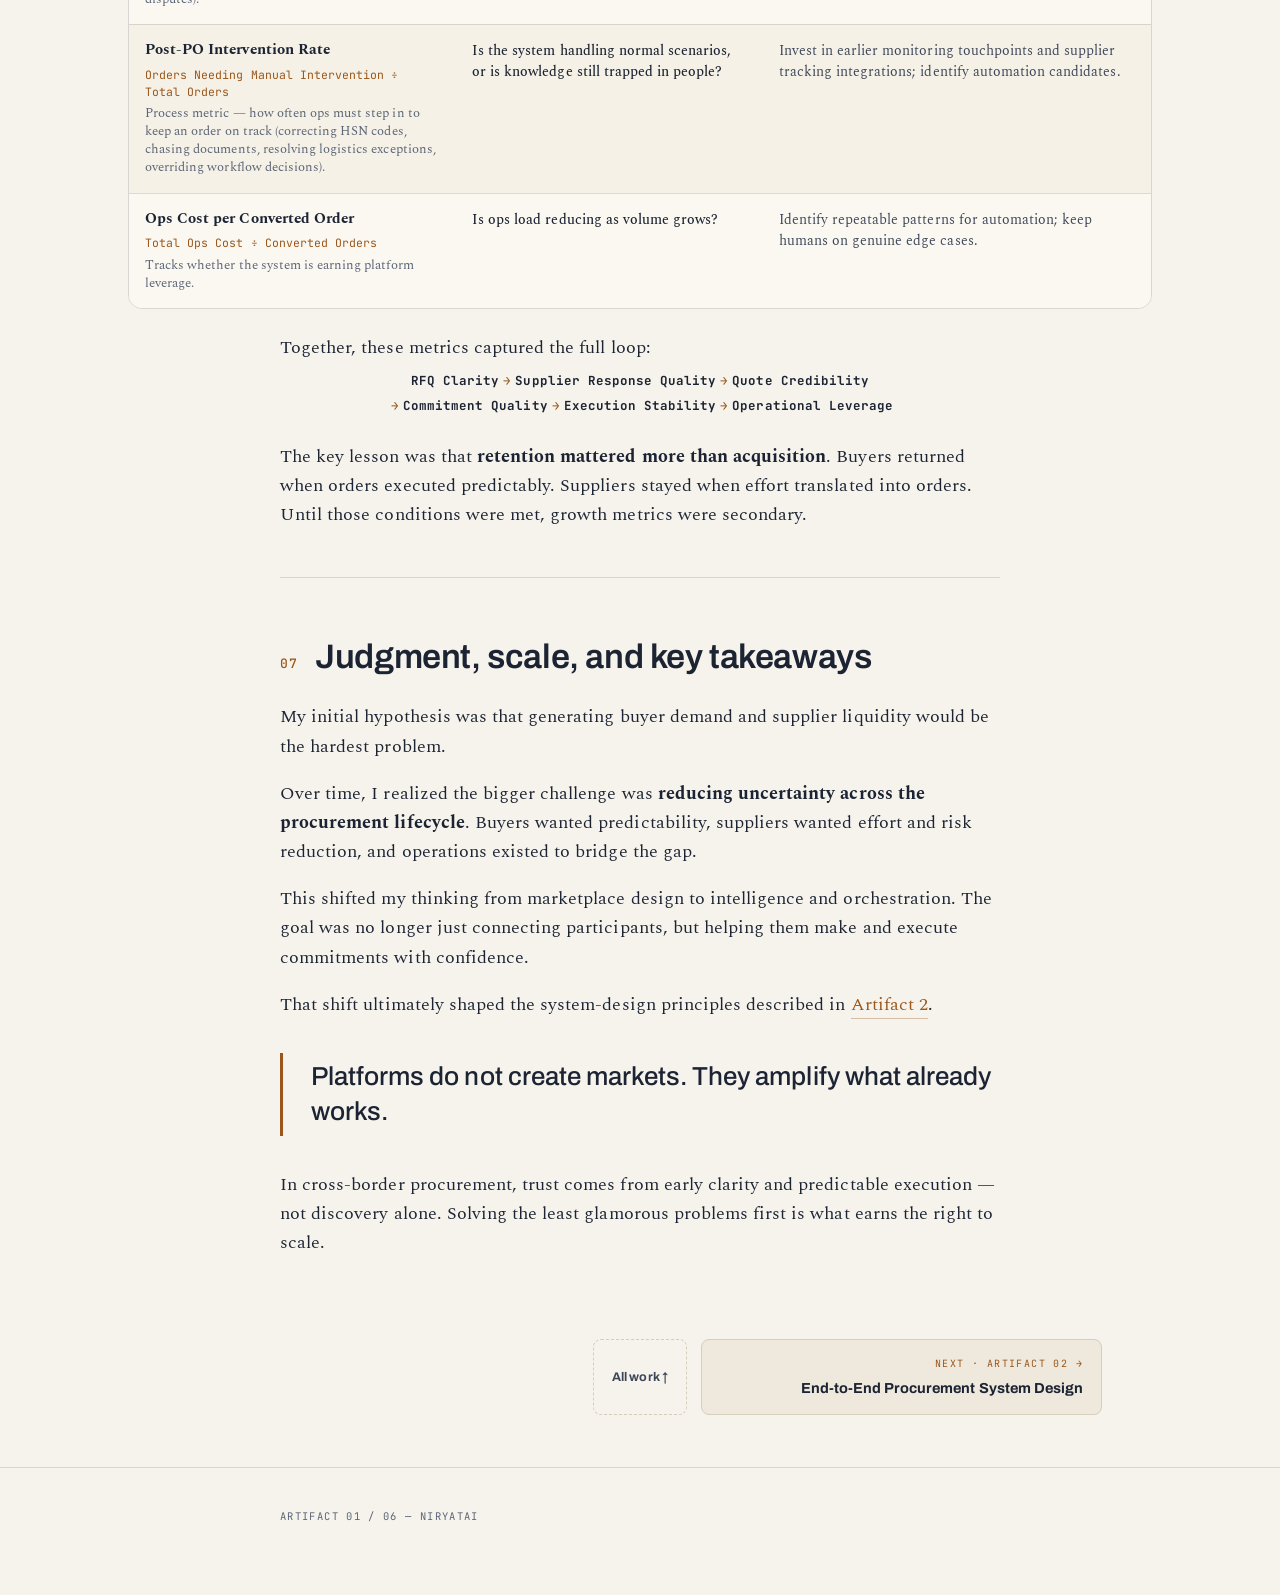
<file: artifact-1-why-platforms-break.html>
<!DOCTYPE html>
<html lang="en">
<head>
<meta charset="utf-8">
<meta name="viewport" content="width=device-width, initial-scale=1">
<title>Why Cross-Border Procurement Platforms Break</title>
<link rel="preconnect" href="https://fonts.googleapis.com">
<link rel="preconnect" href="https://fonts.gstatic.com" crossorigin>
<link href="https://fonts.googleapis.com/css2?family=Spectral:ital,wght@0,400;0,500;0,600;1,400&family=Archivo:wght@400;500;600;700;800&family=JetBrains+Mono:wght@400;500&display=swap" rel="stylesheet">
<link rel="stylesheet" href="assets/pf-chrome.css?v=2">
<style>
  :root{
    --paper:#f6f3ec;
    --paper-2:#fbf8f1;
    --tan:#efe9dd;
    --tan-2:#e7e0d1;
    --ink:#1c2433;
    --slate:#3d4759;
    --slate-2:#5d6678;
    --amber:#9a571c;
    --amber-2:#c1763a;
    --clay:#8c3b2e;
    --line:rgba(28,36,51,.14);
    --line-2:rgba(28,36,51,.08);
    --serif:'Archivo',system-ui,-apple-system,sans-serif;
    --sans:'Spectral',Georgia,'Times New Roman',serif;
    --mono:'JetBrains Mono',ui-monospace,Menlo,monospace;
  }
  *{box-sizing:border-box}
  html{-webkit-text-size-adjust:100%}
  body{
    margin:0;background:var(--paper);color:var(--ink);
    font-family:var(--sans);font-size:18px;line-height:1.62;
    font-weight:400;letter-spacing:.002em;
    -webkit-font-smoothing:antialiased;text-rendering:optimizeLegibility;
  }
  ::selection{background:rgba(154,87,28,.22)}

  .wrap{max-width:1080px;margin:0 auto;padding:0 28px}
  .col{max-width:720px;margin-left:auto;margin-right:auto}

  /* ---- masthead ---- */
  .topbar{border-bottom:1px solid var(--line);background:rgba(246,243,236,.85);
    backdrop-filter:saturate(120%) blur(4px);position:sticky;top:0;z-index:20}
  .topbar .wrap{display:flex;justify-content:space-between;align-items:center;
    height:52px;font-family:var(--mono);font-size:11.5px;letter-spacing:.14em;
    text-transform:uppercase;color:var(--slate)}
  .topbar b{color:var(--ink);font-weight:500}
  .topbar .r{color:var(--slate-2)}

  header.hero{padding:78px 0 46px}
  .eyebrow{font-family:var(--mono);font-size:12px;letter-spacing:.2em;
    text-transform:uppercase;color:var(--amber);margin:0 0 22px;font-weight:500}
  h1{font-family:var(--serif);font-weight:600;font-size:clamp(38px,6.2vw,68px);
    line-height:1.02;letter-spacing:-.018em;margin:0 0 26px;
    font-optical-sizing:auto}
  .lede{font-family:var(--serif);font-weight:400;font-size:clamp(19px,2.4vw,23px);
    line-height:1.5;color:var(--slate);margin:0;max-width:640px}
  .lede b{color:var(--ink);font-weight:500}
  .metastrip{display:flex;flex-wrap:wrap;gap:0;margin-top:40px;
    border-top:1px solid var(--line);border-bottom:1px solid var(--line)}
  .metastrip div{flex:1 1 0;min-width:150px;padding:16px 22px 16px 0;
    border-right:1px solid var(--line-2)}
  .metastrip div:last-child{border-right:0}
  .metastrip .k{font-family:var(--mono);font-size:10.5px;letter-spacing:.13em;
    text-transform:uppercase;color:var(--slate-2);margin-bottom:5px}
  .metastrip .v{font-size:14.5px;color:var(--ink);font-weight:500;line-height:1.35}

  /* ---- sections ---- */
  section{padding:30px 0}
  .sechead{display:flex;align-items:baseline;gap:18px;margin:0 0 26px}
  .secnum{font-family:var(--mono);font-size:13px;color:var(--amber);
    font-weight:500;letter-spacing:.05em;flex:0 0 auto;padding-top:6px}
  .sechead h2{font-family:var(--serif);font-weight:600;
    font-size:clamp(25px,3.4vw,34px);line-height:1.12;letter-spacing:-.012em;margin:0}
  .rule{height:1px;background:var(--line);max-width:720px;margin:0 auto 30px}

  p{margin:0 0 18px}
  .col>p,.col>.bl,.col>.kicker{}
  .kicker{font-weight:600;color:var(--ink)}
  .muted{color:var(--slate)}
  a{color:var(--amber);text-decoration:none;border-bottom:1px solid rgba(154,87,28,.35)}
  a:hover{border-bottom-color:var(--amber)}

  /* labelled lead-in paragraph (design principles, buyer/seller) */
  .lead-term{font-weight:700;color:var(--ink)}

  /* bullet lists */
  ul.bl{list-style:none;margin:0 0 22px;padding:0}
  ul.bl li{position:relative;padding:0 0 0 26px;margin:0 0 11px;color:var(--slate)}
  ul.bl li::before{content:"";position:absolute;left:4px;top:11px;width:7px;height:7px;
    border:1.5px solid var(--amber);border-radius:50%}
  ul.bl li b{color:var(--ink);font-weight:600}
  ul.bl.tight li{margin-bottom:7px}

  /* pull quote */
  blockquote{margin:34px auto;max-width:720px;padding:6px 0 6px 28px;
    border-left:3px solid var(--amber);
    font-family:var(--serif);font-weight:400;font-style:italic;
    font-size:clamp(20px,2.7vw,26px);line-height:1.36;color:var(--ink)}

  /* figure scaffold */
  figure{margin:36px 0;max-width:980px;margin-left:auto;margin-right:auto}
  figure svg{display:block;width:100%;height:auto}
  figcaption{font-family:var(--mono);font-size:11.5px;letter-spacing:.04em;
    color:var(--slate-2);margin-top:14px;text-align:center}
  figcaption b{color:var(--slate);font-weight:500}
  .figframe{background:var(--paper-2);border:1px solid var(--line);
    border-radius:14px;padding:30px 26px}

  /* reality vs expectation grid */
  .vs{display:grid;grid-template-columns:1fr 1fr;gap:0;margin:30px 0 8px;
    border:1px solid var(--line);border-radius:14px;overflow:hidden;background:var(--paper-2)}
  .vs .vh{font-family:var(--mono);font-size:11px;letter-spacing:.14em;
    text-transform:uppercase;padding:14px 20px;font-weight:500}
  .vs .vh.l{background:var(--tan);color:var(--slate)}
  .vs .vh.r{background:var(--ink);color:var(--paper)}
  .vs .vcol{padding:6px 20px 18px;border-top:1px solid var(--line)}
  .vs .vcol.l{border-right:1px solid var(--line)}
  .vs .row{padding:14px 0;border-bottom:1px solid var(--line-2);font-size:14.5px;line-height:1.5}
  .vs .row:last-child{border-bottom:0}
  .vs .l .row{color:var(--slate-2)}
  .vs .l .row s{text-decoration-color:rgba(140,59,46,.5);text-decoration-thickness:1.5px}
  .vs .r .row{color:var(--ink)}
  .vs .r .row b{color:var(--amber);font-weight:600}

  /* north star card */
  .ns{background:var(--ink);color:var(--paper);border-radius:16px;
    padding:32px 34px;margin:28px 0 30px;position:relative;overflow:hidden}
  .ns::after{content:"";position:absolute;right:-60px;top:-60px;width:220px;height:220px;
    border-radius:50%;background:radial-gradient(circle,rgba(193,118,58,.22),transparent 68%)}
  .ns .nslabel{font-family:var(--mono);font-size:11px;letter-spacing:.18em;
    text-transform:uppercase;color:var(--amber-2);margin-bottom:12px}
  .ns h3{font-family:var(--serif);font-weight:600;font-size:clamp(26px,3.6vw,36px);
    margin:0 0 8px;letter-spacing:-.01em}
  .ns .nssub{color:#c8cdd6;font-size:15px;margin:0 0 20px;max-width:560px}
  .ns .three{display:flex;flex-wrap:wrap;gap:10px;position:relative;z-index:1}
  .ns .three span{font-size:13px;font-weight:500;background:rgba(246,243,236,.08);
    border:1px solid rgba(246,243,236,.16);border-radius:999px;padding:7px 15px;color:var(--paper)}
  .ns .three span i{color:var(--amber-2);font-style:normal;margin-right:7px}

  /* metrics table */
  .tablewrap{margin:26px 0 14px;border:1px solid var(--line);border-radius:14px;overflow:hidden}
  table{width:100%;border-collapse:collapse;font-size:14px;background:var(--paper-2)}
  thead th{background:var(--ink);color:var(--paper);text-align:left;
    font-family:var(--mono);font-size:10.5px;letter-spacing:.1em;text-transform:uppercase;
    font-weight:500;padding:14px 16px;vertical-align:top}
  tbody td{padding:15px 16px;border-top:1px solid var(--line);vertical-align:top;
    color:var(--slate);line-height:1.5}
  tbody tr:nth-child(even){background:rgba(231,224,209,.34)}
  .m-name{font-weight:700;color:var(--ink);font-size:14.5px;display:block;margin-bottom:4px;
    font-family:var(--sans)}
  .m-form{font-family:var(--mono);font-size:11.5px;color:var(--amber);display:block;margin-bottom:5px}
  .m-def{color:var(--slate-2);font-size:12.5px;line-height:1.45;display:block}
  td.col-dec{color:var(--ink);font-weight:500}

  /* causal chain caption inline */
  .chain{font-family:var(--mono);font-size:12.5px;line-height:2;color:var(--slate);
    text-align:center;margin:6px 0 24px}
  .chain b{color:var(--ink)}
  .chain .ar{color:var(--amber);padding:0 4px}

  /* footer */
  footer{margin-top:40px;border-top:1px solid var(--line);padding:40px 0 70px}
  footer .col{color:var(--slate);font-size:14px}
  footer .ferow{display:flex;justify-content:space-between;flex-wrap:wrap;gap:18px;align-items:flex-start}
  footer .tag{font-family:var(--mono);font-size:10.5px;letter-spacing:.13em;
    text-transform:uppercase;color:var(--slate-2)}
  footer .note{max-width:560px}
  footer .note b{color:var(--ink);font-weight:600}

  .reveal{opacity:0;transform:translateY(14px);
    transition:opacity .7s ease,transform .7s ease}
  .reveal.in{opacity:1;transform:none}

  @media (max-width:680px){
    body{font-size:17px}
    .wrap{padding:0 20px}
    .sechead{gap:12px}
    .metastrip div{flex:1 1 46%}
    .vs{grid-template-columns:1fr}
    .vs .vcol.l{border-right:0}
    .vs .vh.l{border-bottom:0}
    .figframe{padding:18px 12px}
    .ns{padding:26px 22px}
    table{font-size:13px}
    thead{display:none}
    tbody td{display:block;border-top:0}
    tbody tr{display:block;border-top:1px solid var(--line);padding:6px 0}
    td.col-dec::before{content:"Decision — ";font-family:var(--mono);font-size:10px;
      letter-spacing:.1em;text-transform:uppercase;color:var(--amber);display:block;margin-bottom:2px}
    td.col-act::before{content:"Response — ";font-family:var(--mono);font-size:10px;
      letter-spacing:.1em;text-transform:uppercase;color:var(--amber);display:block;margin-bottom:2px}
  }
  @media (prefers-reduced-motion:reduce){
    .reveal{opacity:1;transform:none;transition:none}
  }
</style>
</head>
<body>

<nav class="pf-nav">
  <a class="pf-home" href="index.html">Divyanshu Shukla<span class="dot">.</span></a>
  <div class="pf-nav-links">
    <a href="index.html#work">Work</a>
    <a href="index.html#about">About</a>
    <a href="index.html#contact">Contact</a>
    <a class="pf-cta" href="assets/Divyanshu_Shukla_PM_Resume.pdf" target="_blank" rel="noopener">Résumé ↗</a>
  </div>
  <span class="pf-nav-num">Artifact 01 / 06</span>
</nav>

<header class="pf-hero">
  <div class="pf-hero-in">
    <p class="pf-eyebrow">Artifact 01 · Platform Strategy</p>
    <h1 class="pf-title">Why Cross-Border Procurement Platforms Break</h1>
    <p class="pf-standfirst">Lessons from building <b>NiryatAI (formerly Worldref)</b>, a cross-border industrial procurement platform: what actually breaks when you turn a services-heavy business into a platform — and why the failure is almost never where the marketplace playbook says it will be.</p>
    <ul class="pf-meta">
      <li><b>Buyers</b> · Mid &amp; small industrial plants — MRO, OPEX, fabrication</li>
      <li><b>Sellers</b> · Indian OEMs, distributors, fabricators — SME-scale</li>
      <li><b>The shift</b> · Trading &amp; services → intelligence &amp; orchestration</li>
    </ul>
  </div>
</header>

<div class="wrap">

  <!-- 01 CONTEXT -->
  <section class="reveal">
    <div class="col">
      <div class="sechead"><span class="secnum">01</span><h2>Context — moving from trading to a platform</h2></div>
      <p>NiryatAI (formerly Worldref) started closer to a trading / services model than a pure software platform. Orders were won through relationships, manual sourcing, and constant back-and-forth over email and WhatsApp, with heavy operational work around pricing, documentation, logistics, and expedition.</p>
      <p><span class="lead-term">Buyer context:</span> mid and small industrial plants — maintenance teams, plant heads, and procurement managers buying MRO, OPEX, and fabricated items. Their priority was keeping plants running with minimum surprises.</p>
      <p><span class="lead-term">Seller context:</span> Indian OEMs, OPMs, distributors, stockists, traders, and fabricators operating in a highly fragmented ecosystem. Most were SME-scale, ops-heavy, and relationship-driven.</p>
      <p>The initial vision was a sourcing marketplace where buyers self-serve RFQs, suppliers quote through the platform, and AI improves matching, automated negotiation, and instant fulfillment prices. Over time, I came to view it less as a marketplace and more as an <b>intelligence and orchestration layer</b> for cross-border procurement, spanning the complete procurement lifecycle.</p>
      <p>This meant solving three interconnected cold-start problems simultaneously.</p>
    </div>

    <!-- FIG 1: three-sided cold start -->
    <figure class="reveal">
      <div class="figframe">
        <svg viewBox="0 0 760 470" role="img" aria-label="Three interconnected cold-start problems: buyer demand, supplier liquidity, and operational orchestration and risk management, all feeding a central orchestration and intelligence layer.">
          <defs>
            <marker id="ah" markerWidth="9" markerHeight="9" refX="7" refY="4.5" orient="auto">
              <path d="M0,0 L9,4.5 L0,9 z" fill="#3d4759"/>
            </marker>
          </defs>
          <!-- connecting edges (drawn first, behind nodes) -->
          <g stroke="#3d4759" stroke-width="1.6" fill="none" opacity="0.55" stroke-dasharray="2 5" stroke-linecap="round">
            <line x1="250" y1="150" x2="510" y2="150"/>
            <line x1="200" y1="200" x2="350" y2="370"/>
            <line x1="560" y1="200" x2="410" y2="370"/>
          </g>
          <!-- center label -->
          <circle cx="380" cy="232" r="78" fill="#efe9dd" stroke="#9a571c" stroke-width="1.4"/>
          <text x="380" y="222" text-anchor="middle" font-family="JetBrains Mono, monospace" font-size="11" letter-spacing="1.5" fill="#9a571c">THE SYSTEM</text>
          <text x="380" y="244" text-anchor="middle" font-family="Archivo, sans-serif" font-weight="600" font-size="17" fill="#1c2433">Orchestration</text>
          <text x="380" y="265" text-anchor="middle" font-family="Archivo, sans-serif" font-weight="600" font-size="17" fill="#1c2433">+ intelligence</text>

          <!-- node A: buyer demand (top left) -->
          <g>
            <rect x="70" y="92" width="200" height="92" rx="13" fill="#1c2433"/>
            <text x="86" y="120" font-family="JetBrains Mono, monospace" font-size="10.5" letter-spacing="1.2" fill="#c1763a">SIDE 01</text>
            <text x="86" y="144" font-family="Archivo, sans-serif" font-weight="600" font-size="18" fill="#f6f3ec">Buyer demand</text>
            <text x="86" y="167" font-family="Spectral, serif" font-size="11.5" fill="#c8cdd6">credible intent &amp; volume</text>
          </g>
          <!-- node B: supplier liquidity (top right) -->
          <g>
            <rect x="490" y="92" width="200" height="92" rx="13" fill="#1c2433"/>
            <text x="506" y="120" font-family="JetBrains Mono, monospace" font-size="10.5" letter-spacing="1.2" fill="#c1763a">SIDE 02</text>
            <text x="506" y="144" font-family="Archivo, sans-serif" font-weight="600" font-size="18" fill="#f6f3ec">Supplier liquidity</text>
            <text x="506" y="167" font-family="Spectral, serif" font-size="11.5" fill="#c8cdd6">reliable response &amp; quotes</text>
          </g>
          <!-- node C: orchestration & risk (bottom) -->
          <g>
            <rect x="278" y="356" width="204" height="92" rx="13" fill="#9a571c"/>
            <text x="294" y="384" font-family="JetBrains Mono, monospace" font-size="10.5" letter-spacing="1.2" fill="#f3d9bf">SIDE 03</text>
            <text x="294" y="408" font-family="Archivo, sans-serif" font-weight="600" font-size="17" fill="#fbf8f1">Orchestration</text>
            <text x="294" y="429" font-family="Spectral, serif" font-size="11.5" fill="#f3e3d2">+ risk management</text>
          </g>
        </svg>
      </div>
      <figcaption>Fig 1 — <b>Three cold-starts at once.</b> Without orchestration and intelligence built on data and processes, the system can&rsquo;t improve or perform satisfactorily — leaving high dependence on ops.</figcaption>
    </figure>

    <div class="col">
      <p class="muted">On paper, this transition looks straightforward. In practice, cross-border procurement is ops-heavy by default, especially for MRO, OPEX, and fabrication exports from India. Buyers care about reliability more than price. Sellers care about cash flow and not wasting effort. Operations sit in the middle and absorb risk.</p>
    </div>
  </section>

  <div class="rule"></div>

  <!-- 02 ASSUMPTIONS -->
  <section class="reveal">
    <div class="col">
      <div class="sechead"><span class="secnum">02</span><h2>Initial assumptions, and why they felt reasonable</h2></div>
      <p>We started with a classic <b>buyer-first marketplace</b> mental model.</p>
      <ul class="bl">
        <li><b>Buyer demand will pull supplier liquidity.</b> More international buyers and RFQs would attract suppliers, creating competition.</li>
        <li><b>AI-based RFQ matching will unlock supplier reach.</b> Better matching would mean more quotes, better prices, and faster lead times.</li>
        <li><b>Lower platform friction will drive adoption.</b> Cleaner UI, structured RFQs, easier comparison, and fewer follow-ups would justify switching from email and WhatsApp.</li>
        <li><b>Buyers optimize mainly for price and lead time.</b> Competitive quotes would naturally win.</li>
        <li><b>Buyers and sellers will want to communicate on-platform.</b> Centralized communication and standardization would improve throughput and liquidity.</li>
      </ul>
      <p class="muted">These assumptions were intuitive and aligned with common marketplace narratives.</p>
    </div>
  </section>

  <div class="rule"></div>

  <!-- 03 OBSERVED -->
  <section class="reveal">
    <div class="col">
      <div class="sechead"><span class="secnum">03</span><h2>What we observed in practice</h2></div>
      <p>Once real RFQs flowed through the system, the gaps became obvious.</p>
    </div>

    <!-- assumption vs reality -->
    <div class="col">
      <div class="vs">
        <div class="vh l">What the playbook assumed</div>
        <div class="vh r">What we actually saw</div>
        <div class="vcol l">
          <div class="row"><s>Demand pulls liquidity</s></div>
          <div class="row"><s>Matching is the unlock</s></div>
          <div class="row"><s>UI friction blocks adoption</s></div>
          <div class="row"><s>Buyers optimize price &amp; lead time</s></div>
          <div class="row"><s>Communication moves on-platform</s></div>
        </div>
        <div class="vcol r">
          <div class="row">Suppliers were constrained by <b>effort and uncertainty</b>, not capacity</div>
          <div class="row">The binding constraint was <b>quote credibility</b>, not reach</div>
          <div class="row">Friction was <b>information latency</b>, not the interface</div>
          <div class="row">Buyers optimized for <b>operational safety</b> and predictability</div>
          <div class="row">On-platform communication mandate <b>increased adoption friction</b> and <b>shrank addressable PMF</b></div>
        </div>
      </div>
      <p class="muted" style="font-size:13px;text-align:center;margin-top:10px">Every assumption survived contact with a demo. None survived contact with real orders.</p>
    </div>

    <div class="col">
      <p style="margin-top:26px"><span class="lead-term">Buyer reality:</span> buyers optimized for <b>operational safety</b>, not the best deal.</p>
      <ul class="bl tight">
        <li>Reliable delivery timelines mattered more than price.</li>
        <li>Slow RFQ → quote cycles stalled maintenance work.</li>
        <li>Landed-cost surprises eroded trust.</li>
        <li>Silence or vague commitments increased anxiety.</li>
        <li>Post-PO visibility gaps quickly led to escalations.</li>
      </ul>
    </div>

    <blockquote>Buyers were not simply buying products; they were outsourcing uncertainty.</blockquote>

    <div class="col">
      <p>The platform&rsquo;s value came less from discovery and more from reducing coordination overhead across the order lifecycle.</p>
      <p><span class="lead-term">Seller reality:</span> suppliers were constrained by <b>effort and uncertainty</b>, not capacity.</p>
      <ul class="bl tight">
        <li>Low RFQ → PO conversion made quoting feel wasted.</li>
        <li>Changing requirements caused rework.</li>
        <li>Manual quoting effort was high across pricing, logistics, and compliance.</li>
        <li>Payment and dispute risk mattered as much as order value.</li>
        <li>Post-PO blame often sat outside their control.</li>
      </ul>
      <p>A new platform was attractive only if it reduced effort and risk per successful order.</p>
      <p><span class="lead-term">Channel behavior:</span> coordination continued on WhatsApp, email, and calls. Buyers and suppliers were already embedded in these workflows, and most high-context discussions naturally happened there. Mandating on-platform communication increased adoption friction and effectively narrowed the PMF — procurement teams managing complex orders across entrenched channels were not willing to restructure their workflows for the platform. The real opportunity was capturing and structuring information flowing through those channels, not relocating the conversations.</p>
      <p><span class="lead-term">System pattern:</span> many issues that appeared to be trust problems were actually <b>coordination problems</b>. Information surfaced late, ownership was fragmented across multiple parties, and critical decisions were often made with incomplete context. While the symptoms appeared post-PO as delays, escalations, or disputes, the root causes almost always originated upstream in planning, communication, and decision-making.</p>
    </div>

    <!-- FIG 2: causes upstream, symptoms downstream -->
    <figure class="reveal">
      <div class="figframe">
        <svg viewBox="0 0 820 320" role="img" aria-label="A procurement lifecycle from planning to delivery. Root causes originate upstream in planning, RFQ, and quoting; symptoms surface downstream post-PO as delays, escalations, and disputes.">
          <defs>
            <marker id="ah2" markerWidth="10" markerHeight="10" refX="7.5" refY="5" orient="auto">
              <path d="M0,0 L10,5 L0,10 z" fill="#9a571c"/>
            </marker>
            <linearGradient id="up" x1="0" x2="1" y1="0" y2="0">
              <stop offset="0" stop-color="#9a571c" stop-opacity="0.16"/>
              <stop offset="1" stop-color="#9a571c" stop-opacity="0.02"/>
            </linearGradient>
            <linearGradient id="dn" x1="0" x2="1" y1="0" y2="0">
              <stop offset="0" stop-color="#8c3b2e" stop-opacity="0.03"/>
              <stop offset="1" stop-color="#8c3b2e" stop-opacity="0.15"/>
            </linearGradient>
          </defs>

          <!-- zone bands -->
          <rect x="40" y="118" width="372" height="86" rx="10" fill="url(#up)"/>
          <rect x="470" y="118" width="310" height="86" rx="10" fill="url(#dn)"/>
          <text x="60" y="106" font-family="JetBrains Mono, monospace" font-size="11" letter-spacing="1.4" fill="#9a571c">ROOT CAUSES ORIGINATE HERE</text>
          <text x="760" y="106" text-anchor="end" font-family="JetBrains Mono, monospace" font-size="11" letter-spacing="1.4" fill="#8c3b2e">SYMPTOMS SURFACE HERE</text>

          <!-- stage track -->
          <line x1="60" y1="161" x2="772" y2="161" stroke="#1c2433" stroke-width="1.4" opacity="0.25"/>

          <!-- stages -->
          <g font-family="Spectral, serif" font-size="12.5" fill="#1c2433" text-anchor="middle" font-weight="600">
            <!-- upstream -->
            <circle cx="92"  cy="161" r="8" fill="#9a571c"/>
            <text x="92"  y="192">Planning</text>
            <circle cx="216" cy="161" r="8" fill="#9a571c"/>
            <text x="216" y="192">RFQ</text>
            <circle cx="340" cy="161" r="8" fill="#9a571c"/>
            <text x="340" y="192">Quote</text>
            <!-- the PO pivot -->
            <circle cx="464" cy="161" r="11" fill="#1c2433"/>
            <text x="464" y="148" fill="#1c2433" font-family="JetBrains Mono, monospace" font-size="10.5" letter-spacing="1">PO</text>
            <text x="464" y="194">Order placed</text>
            <!-- downstream -->
            <circle cx="588" cy="161" r="8" fill="#8c3b2e"/>
            <text x="588" y="192">Logistics</text>
            <circle cx="712" cy="161" r="8" fill="#8c3b2e"/>
            <text x="712" y="192">Delivery</text>
          </g>

          <!-- causal arc from upstream to downstream -->
          <path d="M216,138 C300,70 600,70 690,138" fill="none" stroke="#9a571c" stroke-width="1.8" marker-end="url(#ah2)" opacity="0.85"/>
          <text x="453" y="64" text-anchor="middle" font-family="Archivo, sans-serif" font-style="italic" font-size="14.5" fill="#9a571c">cause precedes symptom by the whole lifecycle</text>

          <!-- downstream symptom labels -->
          <g font-family="Spectral, serif" font-size="11" fill="#8c3b2e" text-anchor="middle">
            <text x="588" y="228">delays</text>
            <text x="650" y="246">escalations</text>
            <text x="712" y="228">disputes</text>
          </g>
        </svg>
      </div>
      <figcaption>Fig 2 — <b>Pain is post-PO; the cause is upstream.</b> Incomplete planning, RFQs, and quotes detonate later as delays, escalations, and disputes.</figcaption>
    </figure>
  </section>

  <div class="rule"></div>

  <!-- 04 ROOT CAUSES -->
  <section class="reveal">
    <div class="col">
      <div class="sechead"><span class="secnum">04</span><h2>Root causes — why platforms break here</h2></div>
      <p>What broke repeatedly were structural forces most platforms underestimate.</p>
      <ul class="bl">
        <li><b>Effort and risk are asymmetric.</b> RFQs are cheap to issue but expensive to execute. If effort does not increase PO likelihood and post-PO smoothness, suppliers disengage.</li>
        <li><b>Liquidity without qualification amplifies noise.</b> More suppliers worsened outcomes when quotes were unclear.</li>
        <li><b>Standardization breaks against real variance.</b> Certifications, packaging, MOQs, Incoterms, and payment terms made naive templates brittle.</li>
        <li><b>Information latency looks like trust failure.</b> Ambiguity persisted too long.</li>
        <li><b>The real bottleneck spans pre-PO into post-PO.</b> Incomplete RFQs led to fragile quotes, delays, and blame loops.</li>
        <li><b>Execution risk is fragmented.</b> Once a PO is placed, responsibility is distributed across suppliers, logistics providers, inspectors, customs processes, and operations. No participant has complete visibility or ownership. Buyers experience this as uncertainty; suppliers experience it as misplaced accountability. This makes orchestration a product problem, not just an operational one.</li>
      </ul>
    </div>
  </section>

  <div class="rule"></div>

  <!-- 05 DESIGN PRINCIPLES -->
  <section class="reveal">
    <div class="col">
      <div class="sechead"><span class="secnum">05</span><h2>Design principles that emerged</h2></div>
      <p>These realities forced non-ideal but necessary trade-offs.</p>
      <p><span class="lead-term">Completeness-first.</span> The bottleneck was quote credibility and trustworthy execution, not discovery. Even imperfect completeness — freight estimates, compliance fields, explicit assumptions — reduced rework and improved pre-order conversion. The same principle applied post-order: clear documentation, proactive status updates, and early flagging of exceptions built the execution trust that made buyers return.</p>
      <p><span class="lead-term">Ops enablement as a product.</span> Human ops were unavoidable early to clean RFQs, buffer risk, and generate structured data for automation.</p>
      <p><span class="lead-term">What we did not optimize early.</span> We deprioritized heavy AI matching, superficial buyer UX polish, and aggressive supplier onboarding.</p>
      <p><span class="lead-term">Treat orchestration as a product capability.</span> As the platform expanded beyond discovery, I viewed operations as a coordination system rather than a support layer. The challenge was not moving information, but ensuring decisions happened with the right context, timing, and ownership. This shifted my thinking from workflow automation to <b>decision orchestration</b>.</p>
    </div>
  </section>

  <div class="rule"></div>

  <!-- 06 METRICS -->
  <section class="reveal">
    <div class="col">
      <div class="sechead"><span class="secnum">06</span><h2>Metrics that actually mattered</h2></div>
      <p>We avoided vanity metrics such as RFQs created, suppliers onboarded, or GMV. Early on, these metrics created activity but did not tell us whether the platform was creating value.</p>
    </div>

    <!-- north star -->
    <div class="col">
      <div class="ns">
        <div class="nslabel">North Star Metric</div>
        <h3>RFQ → PO Conversion</h3>
        <p class="nssub">The clearest measure of whether the platform was creating value across all three sides of the system — hard to move without solving the real underlying problem.</p>
        <div class="three">
          <span><i>01</i>Buyer trust</span>
          <span><i>02</i>Supplier effort economics</span>
          <span><i>03</i>Operational reliability</span>
        </div>
      </div>
      <p>Unlike RFQ volume, supplier count, or quote count, RFQ → PO conversion was difficult to improve without solving real underlying problems. If conversion remained low, buyers were not confident enough to commit, suppliers did not believe responding was worth the effort, or operations were still absorbing too much ambiguity and risk.</p>
      <p style="margin-bottom:6px"><span class="lead-term">Leading indicators.</span> Because RFQ → PO conversion moves slowly, we tracked a small set of leading indicators that reflected whether we were improving the conditions required for conversion — each tied to a decision and a response.</p>
    </div>

    <!-- table -->
    <div class="tablewrap reveal">
      <table>
        <thead>
          <tr>
            <th style="width:32%">Metric + definition</th>
            <th style="width:30%">Decision it informs</th>
            <th style="width:38%">What I&rsquo;d do if it moves the wrong way</th>
          </tr>
        </thead>
        <tbody>
          <tr>
            <td><span class="m-name">RFQ → Valid Quote Rate</span><span class="m-form">Valid Quotes ÷ Total RFQs</span><span class="m-def">Whether RFQs are clear enough for suppliers to commit.</span></td>
            <td class="col-dec">Is RFQ quality improving enough for suppliers to quote confidently?</td>
            <td class="col-act">Tighten RFQ structuring, reduce supplier exposure, improve supplier matching, add ops clarification upstream.</td>
          </tr>
          <tr>
            <td><span class="m-name">Time to First Confident Quote</span><span class="m-form">RFQ submit → first complete quote</span><span class="m-def">Hours/days to a quote with stated timelines, assumptions, and compliance — reflects whether RFQs are clear enough for suppliers to commit quickly, and whether suppliers are prioritizing platform RFQs.</span></td>
            <td class="col-dec">Are we signalling reliability to buyers early enough?</td>
            <td class="col-act">Rebalance ops capacity, simplify quote templates, reduce supplier batch size.</td>
          </tr>
          <tr>
            <td><span class="m-name">Qualified Quotes per RFQ</span><span class="m-form">technically approved (comparable) quotes ÷ RFQ</span><span class="m-def">Technically approved, comparable quotes — not just raw count.</span></td>
            <td class="col-dec">Is matching creating competition or noise?</td>
            <td class="col-act">Suppress low-confidence matches, prioritise precision over recall.</td>
          </tr>
          <tr>
            <td><span class="m-name">Quote → PO Conversion</span><span class="m-form">Placed POs ÷ Quotes Received</span><span class="m-def">Strongest pre-scale trust signal.</span></td>
            <td class="col-dec">Do buyers trust quotes enough to commit?</td>
            <td class="col-act">Audit quote assumptions, landed-cost accuracy, and post-PO outcomes by cohort.</td>
          </tr>
          <tr>
            <td><span class="m-name">Post-PO Escalation Rate</span><span class="m-form">Escalated Orders ÷ Total Orders</span><span class="m-def">Outcome metric — how often buyers or suppliers surface a visible execution failure (shipment delays, missing documents, wrong quantities, payment disputes).</span></td>
            <td class="col-dec">Is execution quality high enough to preserve stakeholder confidence?</td>
            <td class="col-act">Push completeness earlier, add pre-PO validation gates, tighten supplier briefing.</td>
          </tr>
          <tr>
            <td><span class="m-name">Post-PO Intervention Rate</span><span class="m-form">Orders Needing Manual Intervention ÷ Total Orders</span><span class="m-def">Process metric — how often ops must step in to keep an order on track (correcting HSN codes, chasing documents, resolving logistics exceptions, overriding workflow decisions).</span></td>
            <td class="col-dec">Is the system handling normal scenarios, or is knowledge still trapped in people?</td>
            <td class="col-act">Invest in earlier monitoring touchpoints and supplier tracking integrations; identify automation candidates.</td>
          </tr>
          <tr>
            <td><span class="m-name">Ops Cost per Converted Order</span><span class="m-form">Total Ops Cost ÷ Converted Orders</span><span class="m-def">Tracks whether the system is earning platform leverage.</span></td>
            <td class="col-dec">Is ops load reducing as volume grows?</td>
            <td class="col-act">Identify repeatable patterns for automation; keep humans on genuine edge cases.</td>
          </tr>
        </tbody>
      </table>
    </div>

    <div class="col">
      <p style="margin-top:24px;margin-bottom:6px">Together, these metrics captured the full loop:</p>
    </div>
    <div class="chain">
      <b>RFQ Clarity</b><span class="ar">→</span><b>Supplier Response Quality</b><span class="ar">→</span><b>Quote Credibility</b><br>
      <span class="ar">→</span><b>Commitment Quality</b><span class="ar">→</span><b>Execution Stability</b><span class="ar">→</span><b>Operational Leverage</b>
    </div>

    <div class="col">
      <p>The key lesson was that <b>retention mattered more than acquisition</b>. Buyers returned when orders executed predictably. Suppliers stayed when effort translated into orders. Until those conditions were met, growth metrics were secondary.</p>
    </div>
  </section>

  <div class="rule"></div>

  <!-- 07 JUDGMENT -->
  <section class="reveal">
    <div class="col">
      <div class="sechead"><span class="secnum">07</span><h2>Judgment, scale, and key takeaways</h2></div>
      <p>My initial hypothesis was that generating buyer demand and supplier liquidity would be the hardest problem.</p>
      <p>Over time, I realized the bigger challenge was <b>reducing uncertainty across the procurement lifecycle</b>. Buyers wanted predictability, suppliers wanted effort and risk reduction, and operations existed to bridge the gap.</p>
      <p>This shifted my thinking from marketplace design to intelligence and orchestration. The goal was no longer just connecting participants, but helping them make and execute commitments with confidence.</p>
      <p>That shift ultimately shaped the system-design principles described in <a href="artifact-2-system-design.html">Artifact 2</a>.</p>
    </div>
    <blockquote style="border-left-color:var(--amber);font-style:normal;font-weight:500">Platforms do not create markets. They amplify what already works.</blockquote>
    <div class="col">
      <p>In cross-border procurement, trust comes from early clarity and predictable execution — not discovery alone. Solving the least glamorous problems first is what earns the right to scale.</p>
    </div>
  </section>

</div>

<nav class="pf-pager">
  <span class="spacer"></span>
  <a class="index" href="index.html#work">All work ↑</a>
  <a class="next" href="artifact-2-system-design.html"><span class="k">Next · Artifact 02 →</span><span class="t">End-to-End Procurement System Design</span></a>
</nav>

<footer>
  <div class="wrap">
    <div class="col ferow">
      <span class="tag">Artifact 01 / 06 — NiryatAI</span>
    </div>
  </div>
</footer>

<script>
  (function(){
    var rm = window.matchMedia && window.matchMedia('(prefers-reduced-motion: reduce)').matches;
    var els = document.querySelectorAll('.reveal');
    if(rm || !('IntersectionObserver' in window)){
      els.forEach(function(e){e.classList.add('in')});
      return;
    }
    var io = new IntersectionObserver(function(entries){
      entries.forEach(function(en){
        if(en.isIntersecting){en.target.classList.add('in');io.unobserve(en.target);}
      });
    },{threshold:0.12,rootMargin:'0px 0px -40px 0px'});
    els.forEach(function(e){io.observe(e)});
  })();
</script>
</body>
</html>
</file>
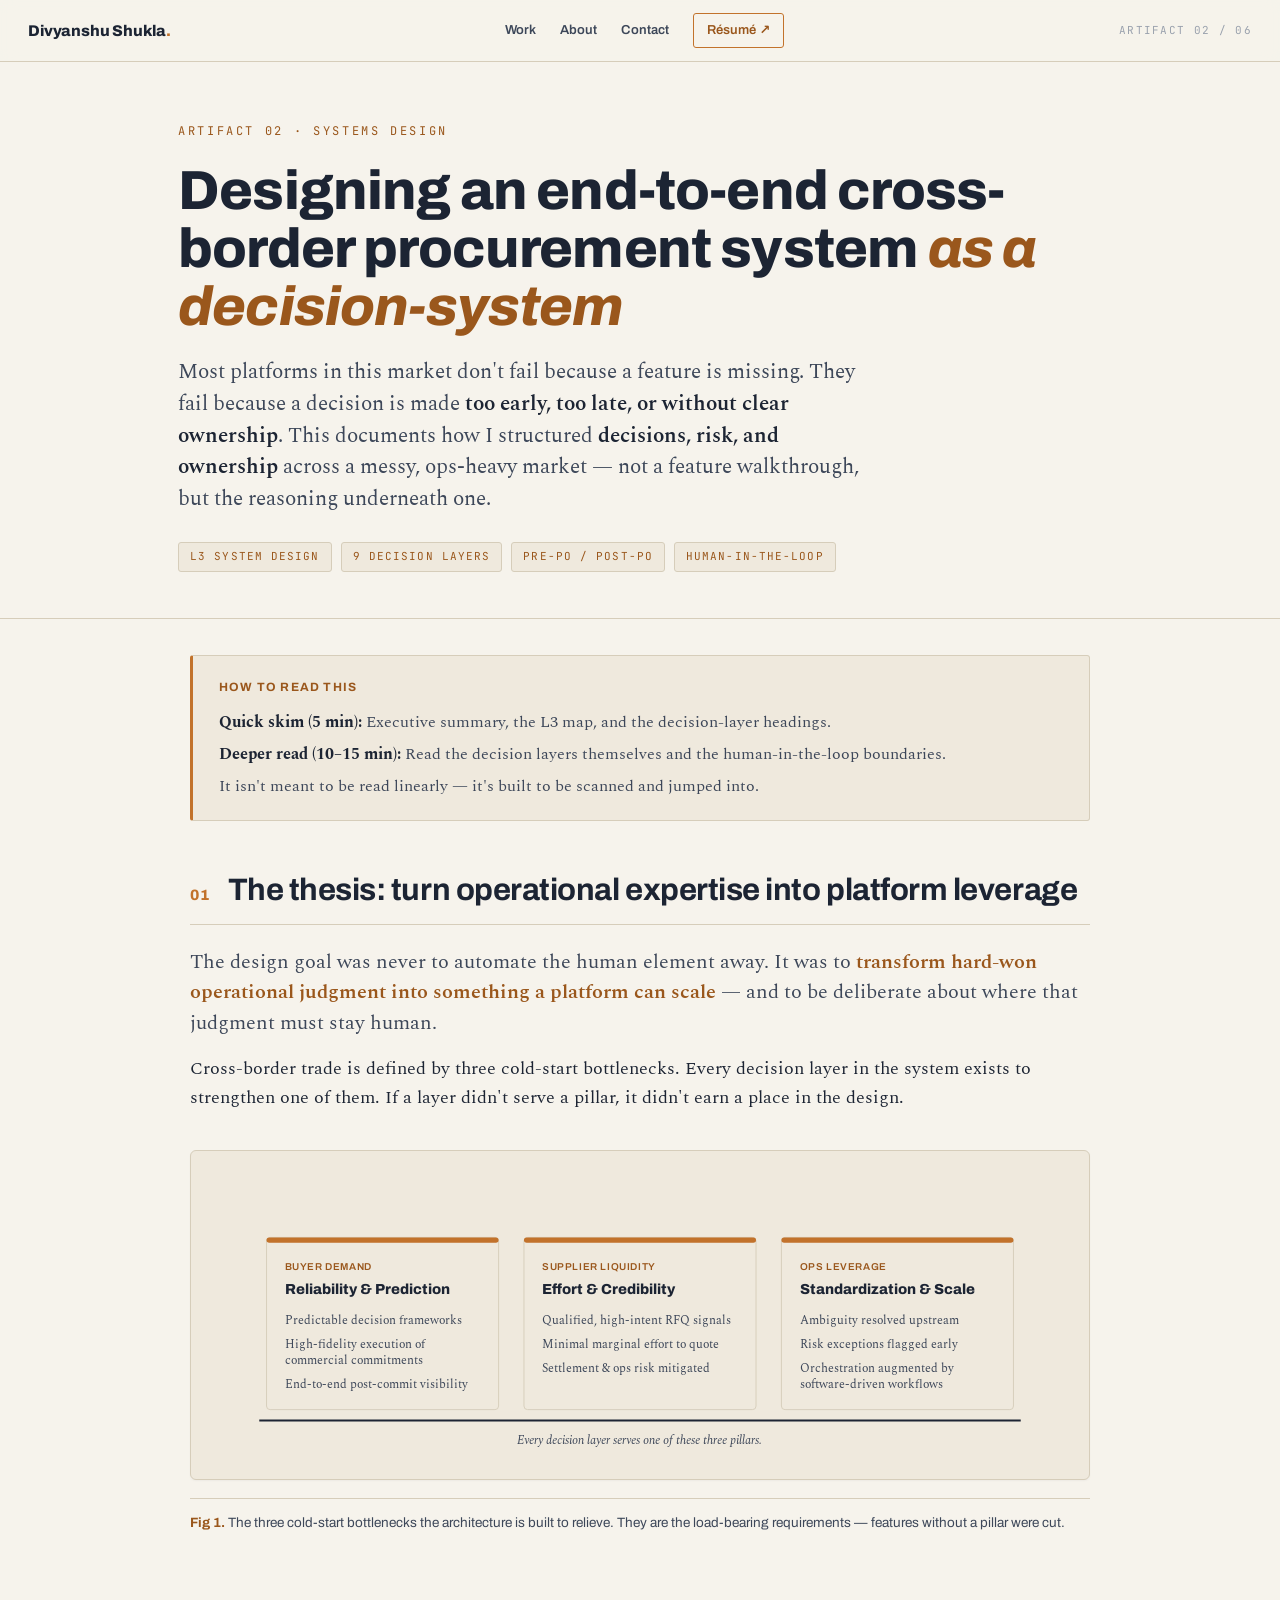
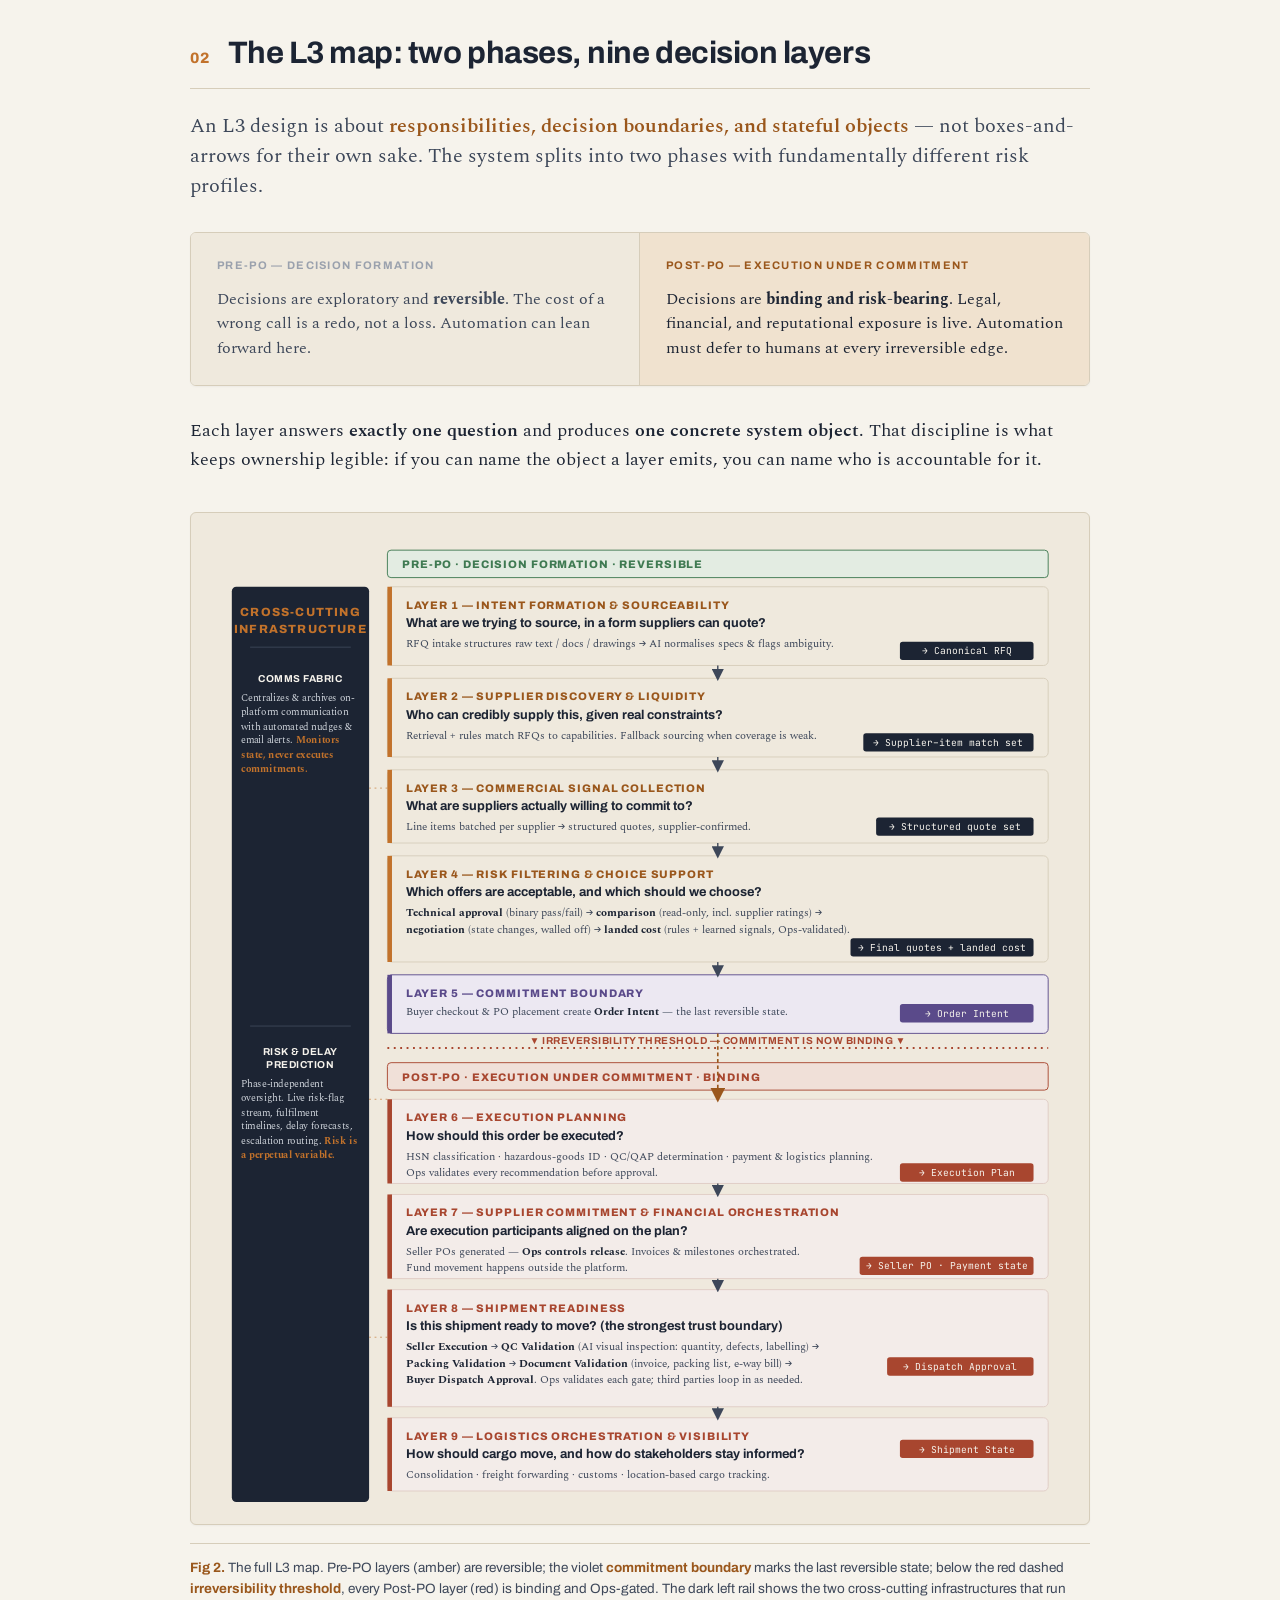
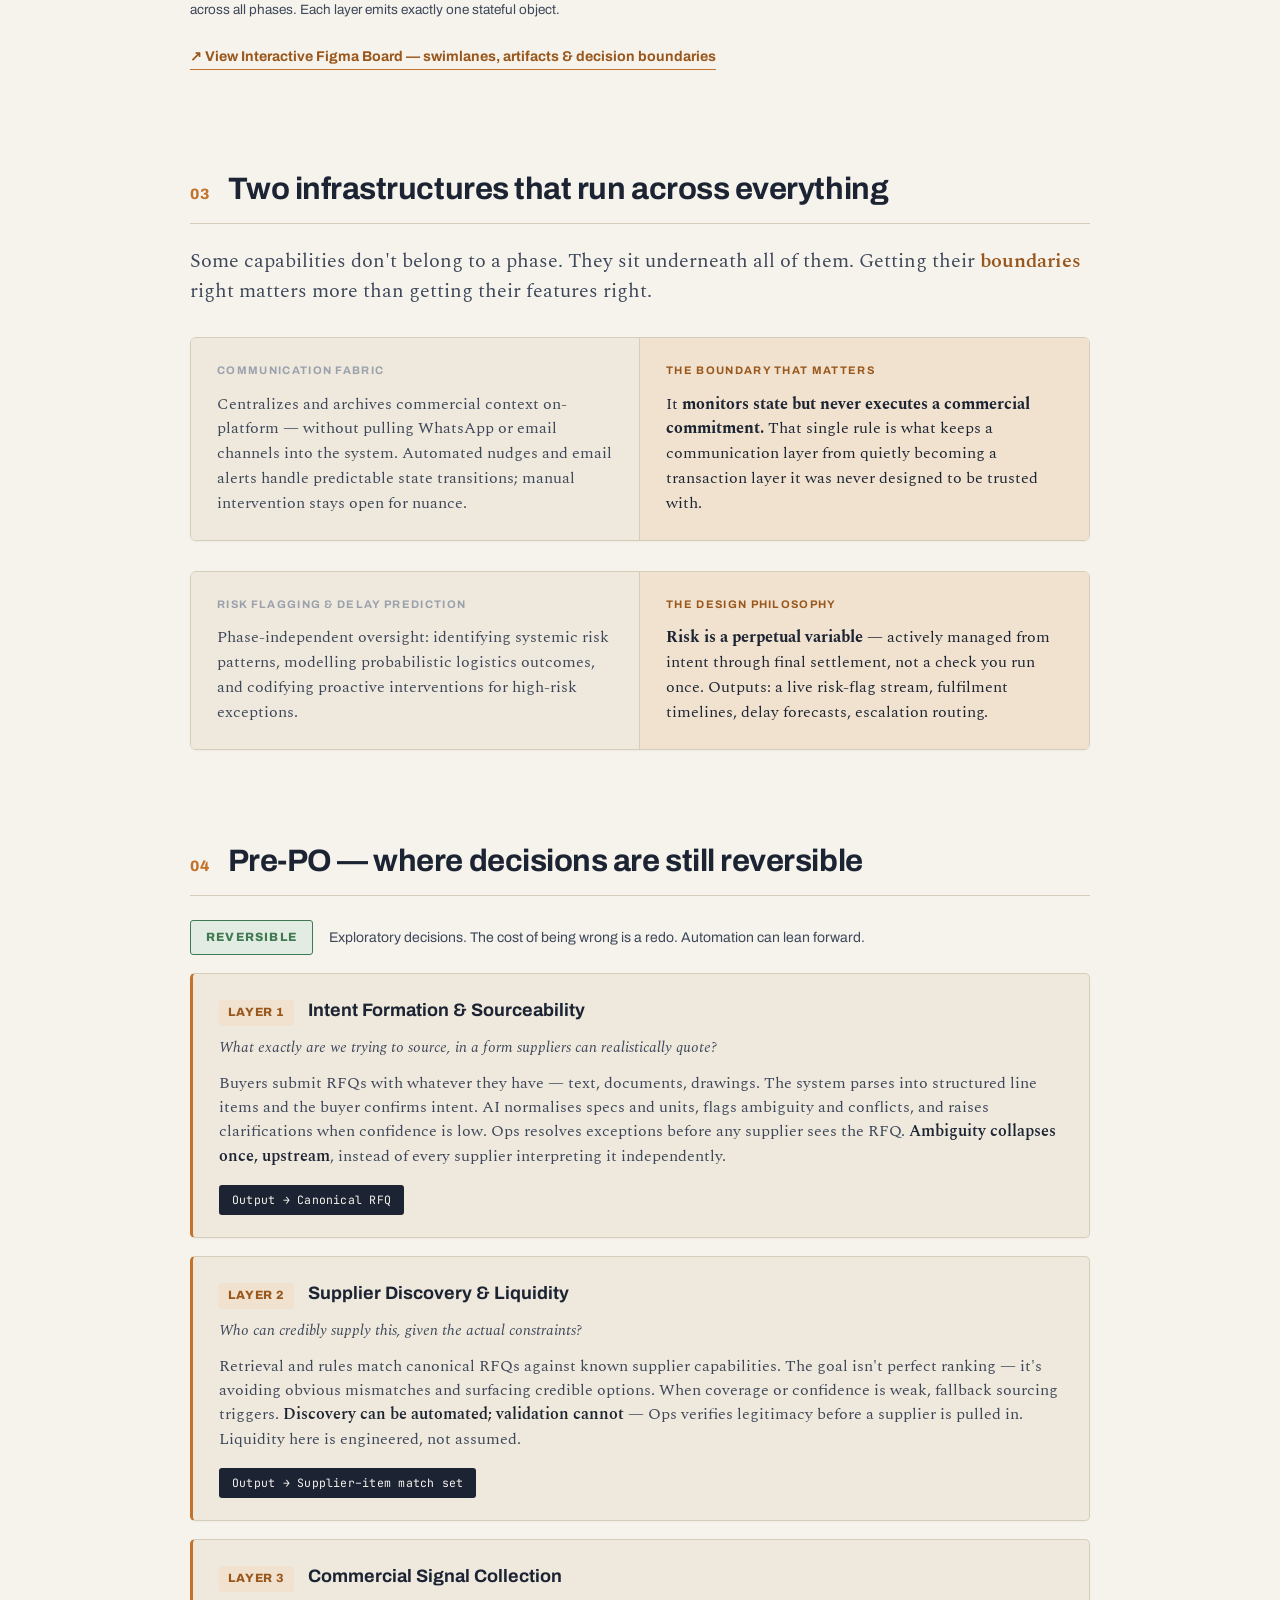
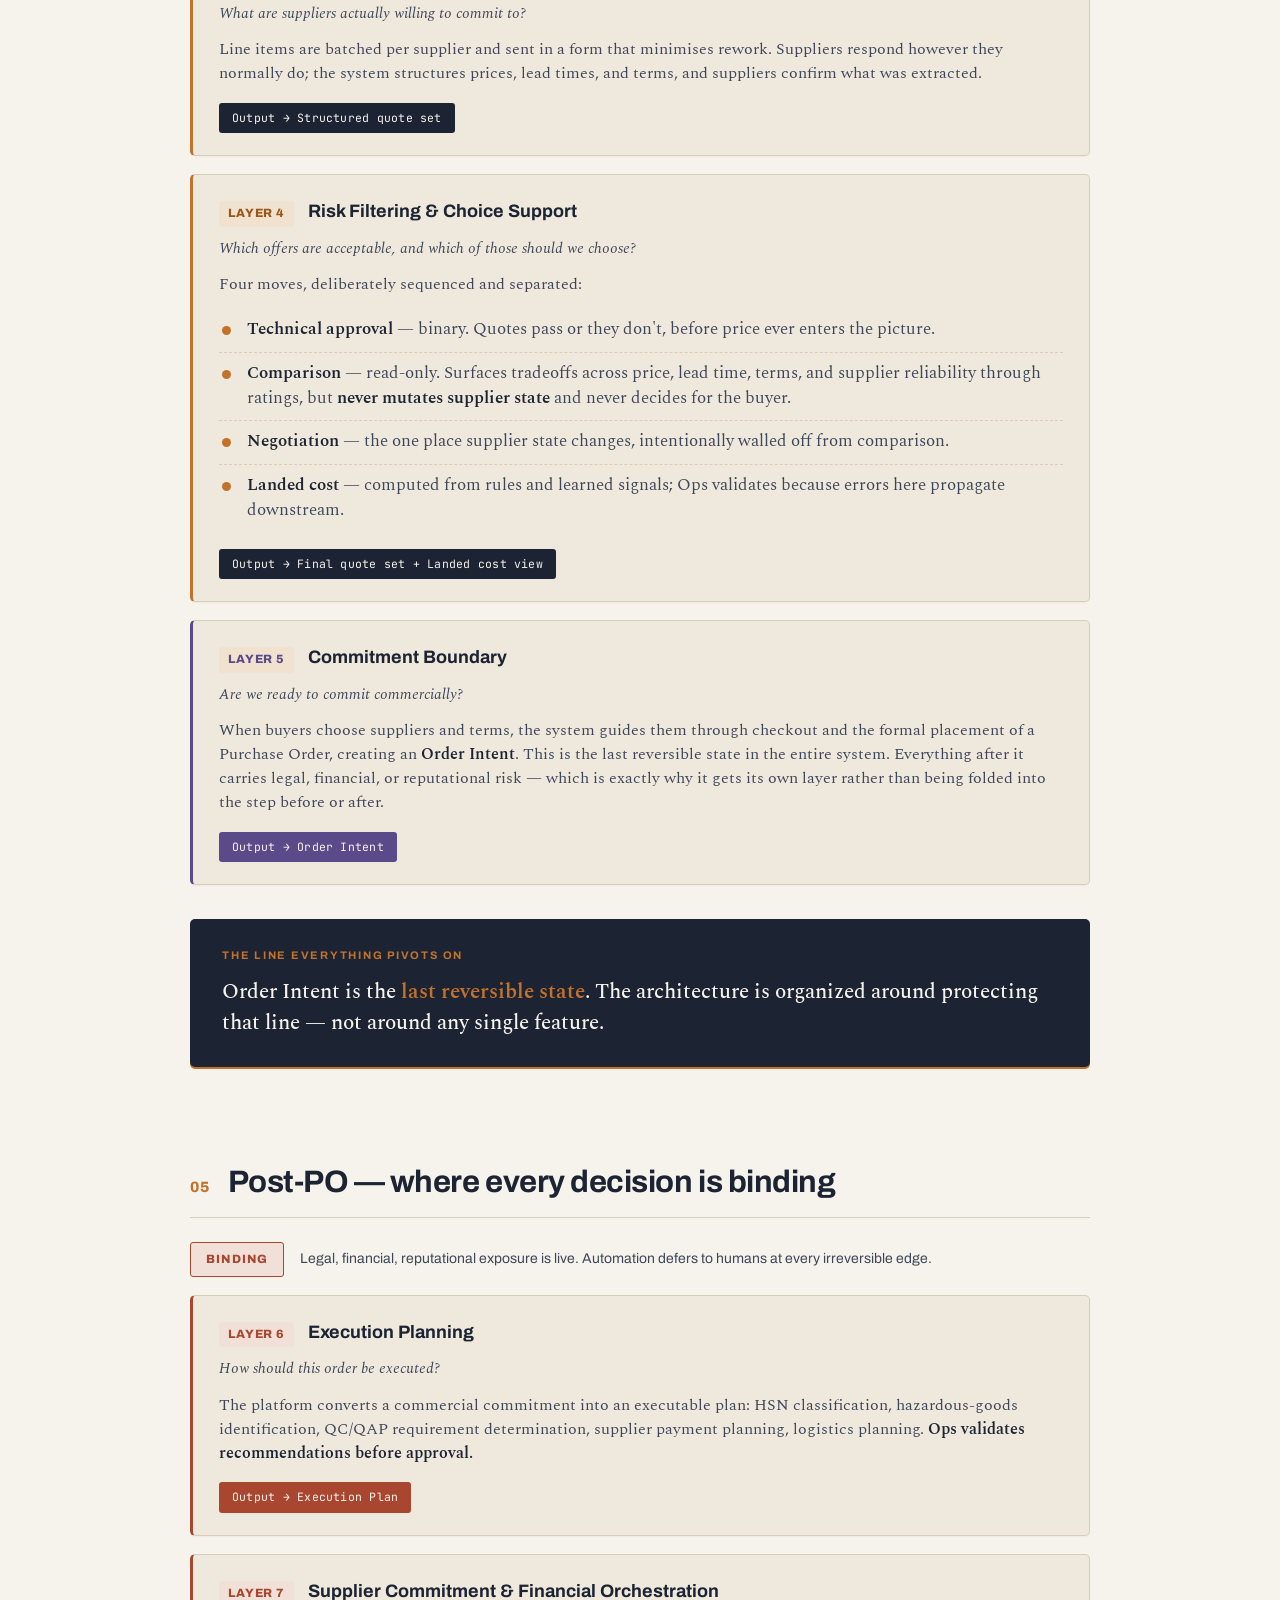
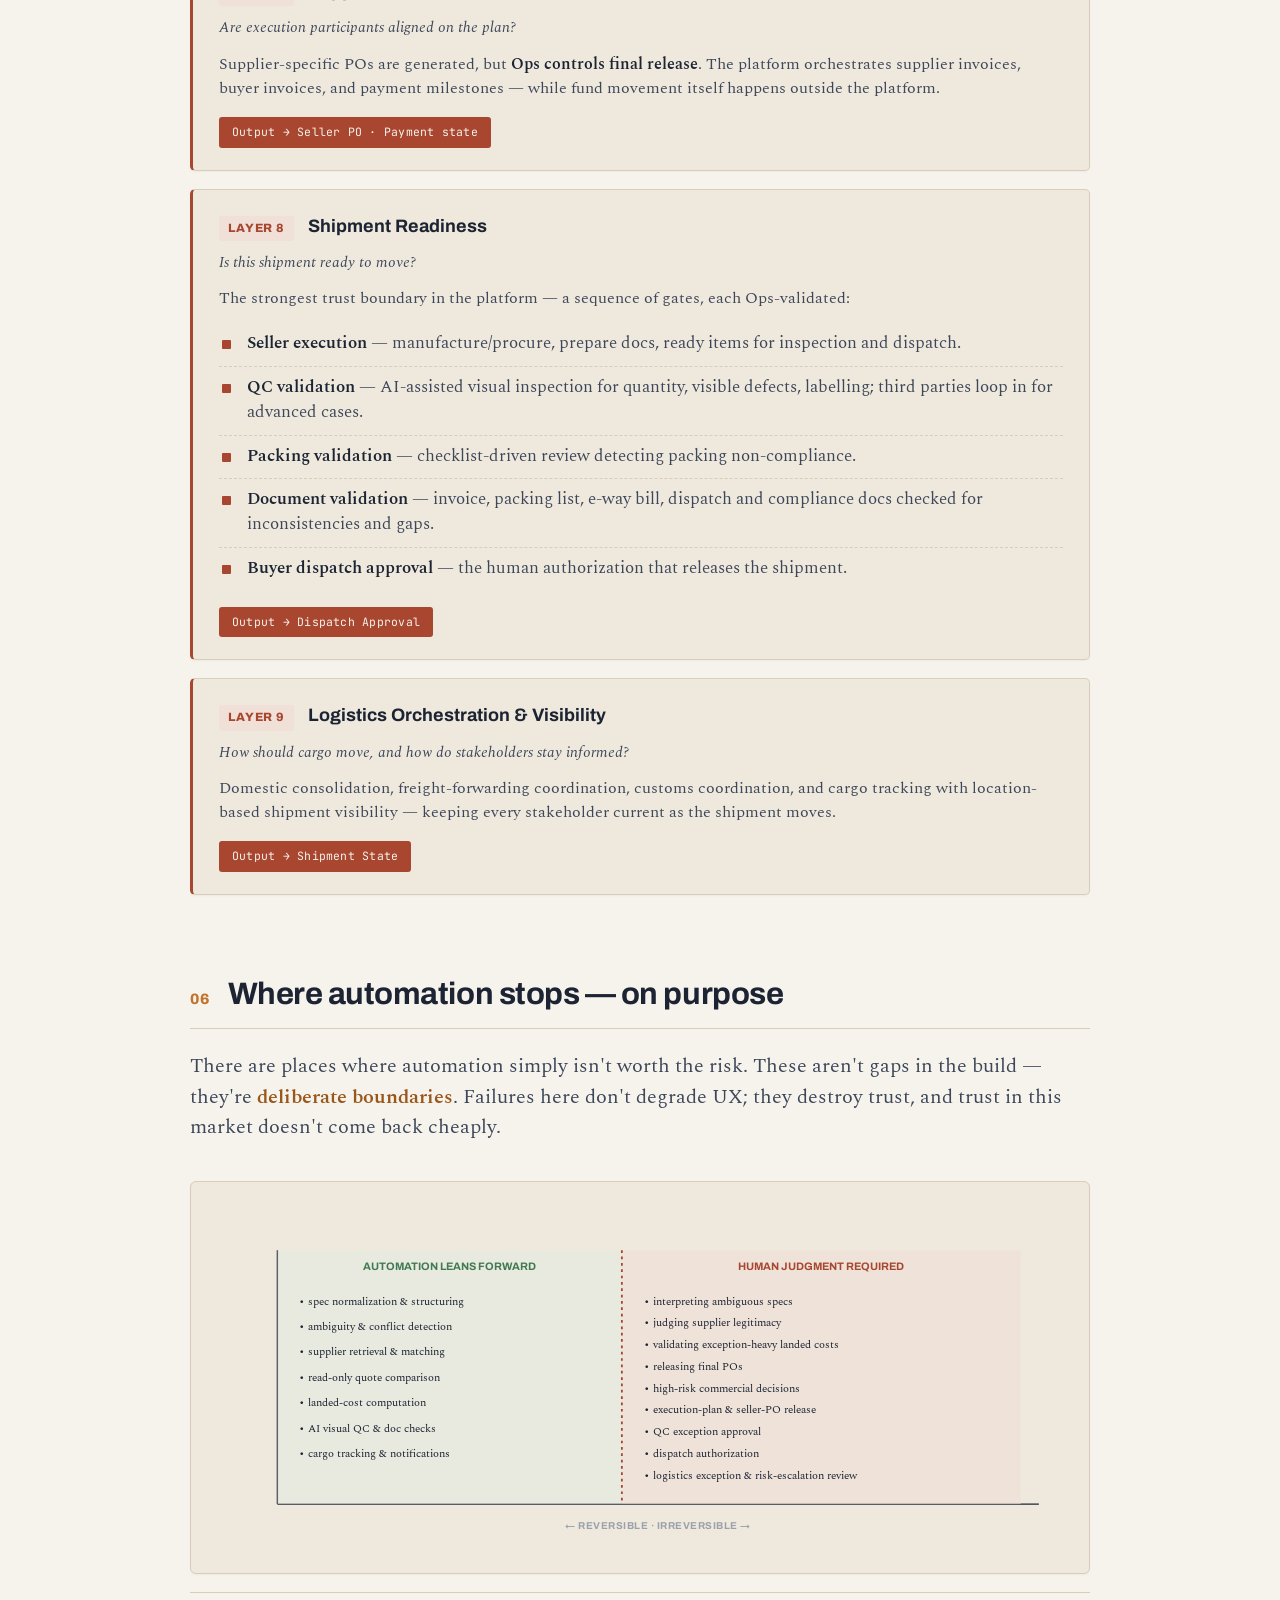
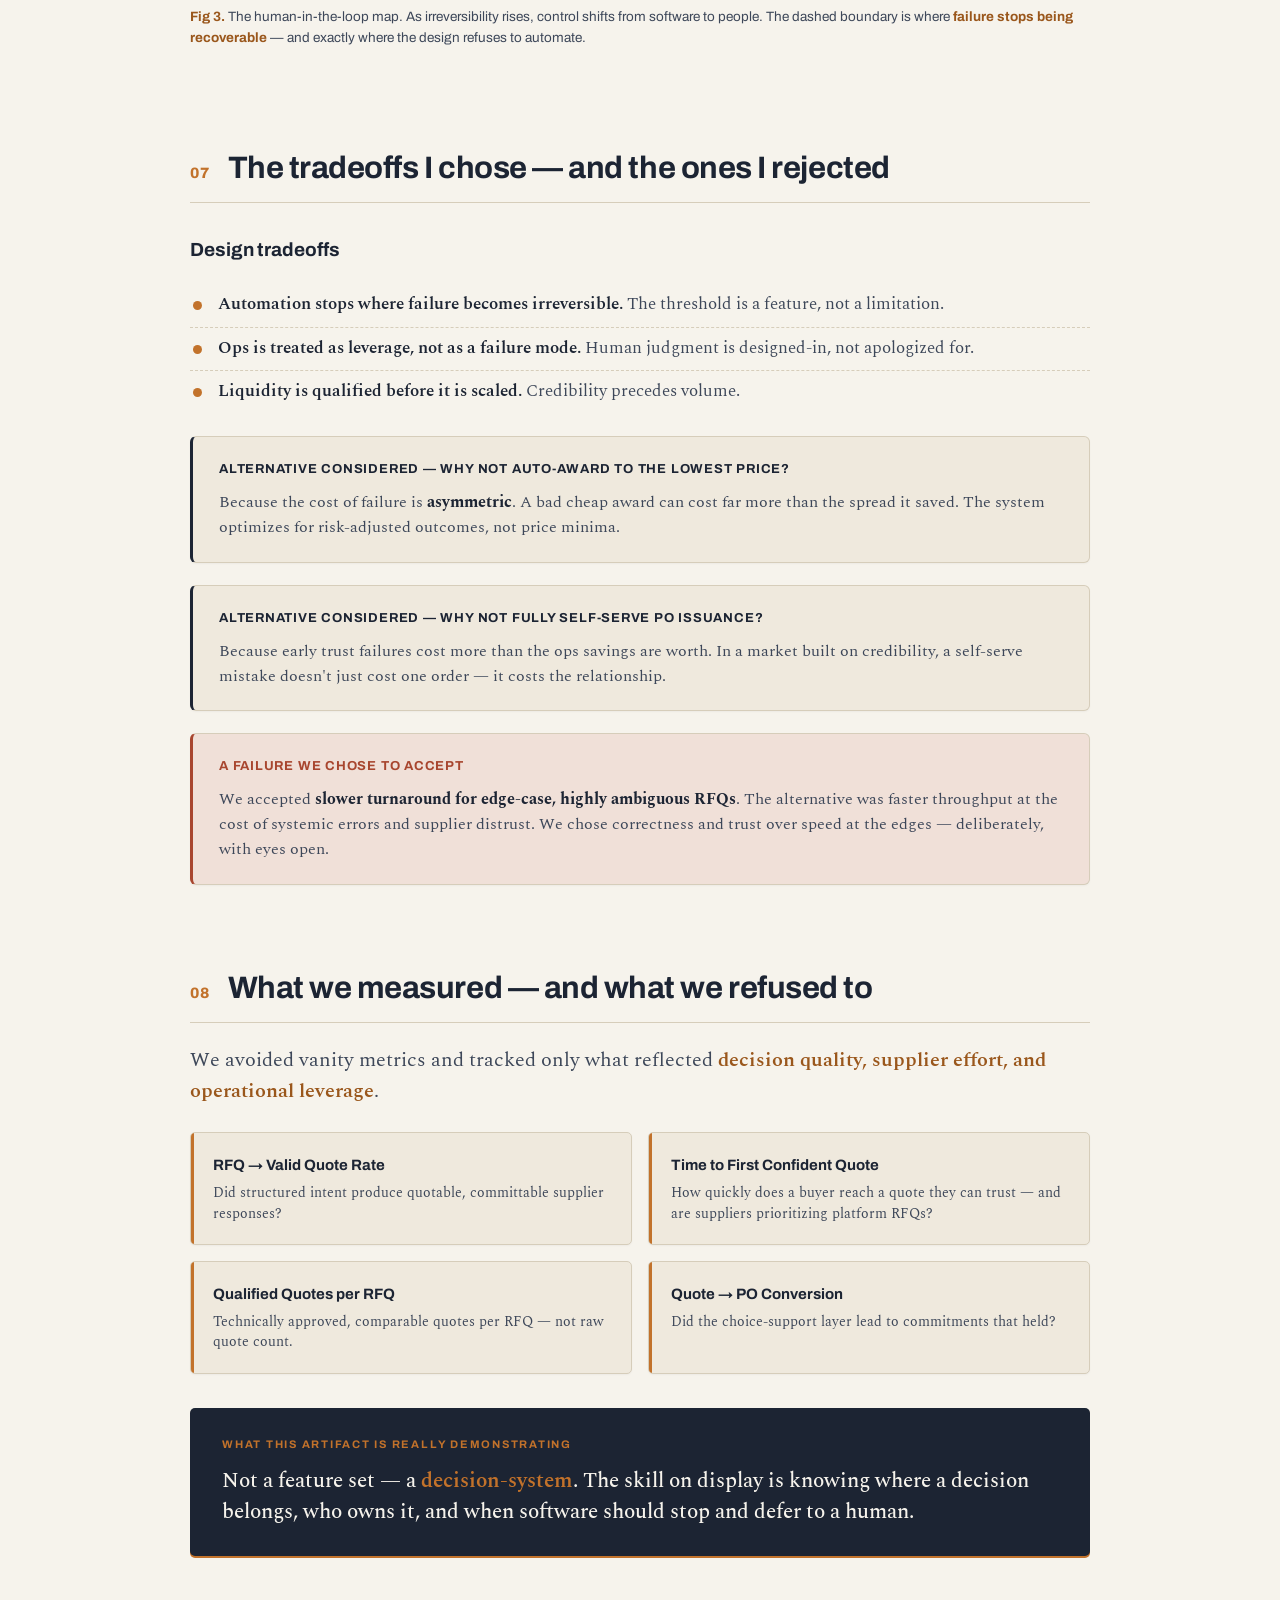
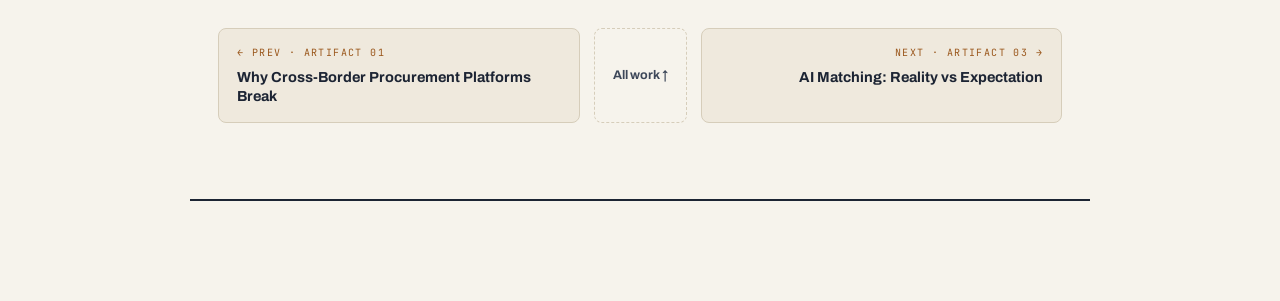
<file: artifact-2-system-design.html>
<!DOCTYPE html>
<html lang="en">
<head>
<meta charset="UTF-8">
<meta name="viewport" content="width=device-width, initial-scale=1.0">
<title>End-to-End Cross-Border Procurement System Design</title>
<style>
  @import url('https://fonts.googleapis.com/css2?family=Spectral:ital,wght@0,400;0,500;0,600;1,400&family=Archivo:wght@400;500;600;700;800&family=JetBrains+Mono:wght@400;500&display=swap');

  :root{
    --ink:#1c2433;          /* primary text / dark structures */
    --ink-soft:#3d4759;     /* secondary text */
    --paper:#f6f3ec;        /* warm off-white base */
    --paper-2:#efe9dd;      /* panel fill */
    --paper-3:#e9e1d1;      /* deeper panel fill */
    --line:#d6cdba;         /* hairlines on paper */
    --signal:#c2722b;       /* load-bearing amber/ochre */
    --signal-deep:#9a571c;
    --signal-wash:#f0e2cf;  /* faint amber wash */
    --ghost:#9aa1ad;        /* muted, secondary */
    --ghost-line:#bfc4cc;
    --good:#3f7a52;         /* affirmative green, used sparingly */
    --good-wash:#e3ece2;
    --bad:#a8462f;          /* failure / irreversibility red */
    --bad-wash:#f0e0d8;
    --commit:#5a4a8a;       /* commitment boundary violet, used once */
    --max:980px;
  }

  *{box-sizing:border-box;}
  html{scroll-behavior:smooth;}
  body{
    margin:0;
    background:var(--paper);
    color:var(--ink);
    font-family:'Spectral',Georgia,serif;
    font-size:18px;
    line-height:1.62;
    -webkit-font-smoothing:antialiased;
  }
  .wrap{max-width:var(--max);margin:0 auto;padding:0 40px;}

  /* ---------- Typographic system ---------- */
  h1,h2,h3,.eyebrow,.kicker,.label,.lede-num,.tag,.btn{font-family:'Archivo',system-ui,sans-serif;}
  .eyebrow{
    font-size:12.5px;font-weight:700;letter-spacing:.16em;text-transform:uppercase;
    color:var(--signal-deep);
  }
  .mono{font-family:'JetBrains Mono',monospace;}

  /* ---------- Header ---------- */
  header.masthead{
    border-bottom:2px solid var(--ink);
    background:linear-gradient(180deg,var(--paper-2),var(--paper));
  }
  .masthead-inner{padding:38px 0 40px;}
  .top-rule{display:flex;justify-content:space-between;align-items:center;
    font-family:'Archivo',sans-serif;font-size:12px;font-weight:600;
    letter-spacing:.14em;text-transform:uppercase;color:var(--ink-soft);
    border-bottom:1px solid var(--line);padding-bottom:14px;margin-bottom:34px;}
  .top-rule .dot{color:var(--signal);}
  h1.title{
    font-size:clamp(31px,5vw,53px);line-height:1.05;font-weight:800;
    letter-spacing:-.022em;margin:0 0 22px;color:var(--ink);
  }
  h1.title em{font-style:normal;color:var(--signal-deep);}
  .standfirst{
    font-size:clamp(18px,2.3vw,21px);color:var(--ink-soft);max-width:44em;
    line-height:1.56;margin:0;
  }
  .standfirst b{color:var(--ink);font-weight:600;}
  .meta-row{display:flex;flex-wrap:wrap;gap:10px;margin-top:30px;}
  .tag{
    font-size:11.5px;font-weight:600;letter-spacing:.08em;text-transform:uppercase;
    padding:6px 12px;border:1px solid var(--line);border-radius:2px;
    color:var(--ink-soft);background:var(--paper);
  }
  .tag.amber{border-color:var(--signal);color:var(--signal-deep);background:var(--signal-wash);}

  /* ---------- How to read ---------- */
  .howto{
    margin:36px 0 0;border:1px solid var(--line);border-left:3px solid var(--signal);
    background:var(--paper-2);padding:22px 26px;border-radius:3px;
  }
  .howto .label{font-size:12px;font-weight:700;letter-spacing:.1em;text-transform:uppercase;
    color:var(--signal-deep);margin-bottom:12px;}
  .howto p{margin:8px 0;font-size:16px;color:var(--ink-soft);line-height:1.5;}
  .howto p:last-child{margin-bottom:0;}
  .howto p b{color:var(--ink);}

  /* ---------- Section scaffolding ---------- */
  section{padding:60px 0 4px;}
  section:first-of-type{padding-top:52px;}
  .sec-head{display:flex;align-items:baseline;gap:18px;margin-bottom:6px;
    border-bottom:1px solid var(--line);padding-bottom:16px;}
  .sec-num{font-family:'Archivo',sans-serif;font-weight:800;font-size:15px;
    color:var(--signal);letter-spacing:.05em;flex:none;padding-top:5px;}
  h2{font-size:clamp(23px,3.2vw,31px);font-weight:700;letter-spacing:-.015em;
    margin:0;color:var(--ink);line-height:1.14;}
  h3{font-size:19px;font-weight:700;color:var(--ink);margin:32px 0 8px;letter-spacing:-.005em;}
  p{margin:16px 0;}
  p.lede{font-size:20px;color:var(--ink-soft);line-height:1.52;margin-top:22px;}
  strong{font-weight:600;color:var(--ink);}
  .amber-text{color:var(--signal-deep);font-weight:600;}

  /* ---------- Pull / principle ---------- */
  .principle{
    margin:34px 0;padding:28px 32px;background:var(--ink);color:var(--paper);
    border-radius:5px;position:relative;box-shadow:0 2px 0 var(--signal);
  }
  .principle .q{font-family:'Archivo',sans-serif;font-size:11px;font-weight:700;
    letter-spacing:.16em;text-transform:uppercase;color:var(--signal);margin-bottom:12px;}
  .principle p{margin:0;font-size:21px;line-height:1.48;font-weight:500;}
  .principle p em{color:var(--signal);font-style:normal;font-weight:600;}

  /* ---------- Figure frame ---------- */
  figure{margin:38px 0;}
  .fig-frame{border:1px solid var(--line);background:var(--paper-2);border-radius:6px;
    padding:32px 32px 24px;box-shadow:0 1px 2px rgba(28,36,51,.04);}
  .fig-frame.tall{padding:28px 28px 20px;}
  figure svg{display:block;width:100%;height:auto;}
  figcaption{font-family:'Archivo',sans-serif;font-size:13.5px;line-height:1.55;
    color:var(--ink-soft);margin-top:18px;padding-top:14px;border-top:1px solid var(--line);}
  figcaption b{color:var(--signal-deep);font-weight:700;}

  /* ---------- Two-column expectation/reality blocks ---------- */
  .duo{display:grid;grid-template-columns:1fr 1fr;gap:0;margin:30px 0;
    border:1px solid var(--line);border-radius:6px;overflow:hidden;
    box-shadow:0 1px 2px rgba(28,36,51,.04);}
  .duo > div{padding:24px 26px;}
  .duo .exp{background:var(--paper-2);border-right:1px solid var(--line);}
  .duo .rea{background:var(--signal-wash);}
  .duo .label{font-size:11px;font-weight:700;letter-spacing:.12em;text-transform:uppercase;margin-bottom:12px;}
  .duo .exp .label{color:var(--ghost);}
  .duo .rea .label{color:var(--signal-deep);}
  .duo p{margin:0;font-size:16px;line-height:1.55;}
  .duo .exp p{color:var(--ink-soft);}

  /* ---------- Layer cards grid ---------- */
  .layer-card{border:1px solid var(--line);border-left:3px solid var(--signal);
    background:var(--paper-2);border-radius:5px;padding:22px 26px 22px;margin:18px 0;
    box-shadow:0 1px 2px rgba(28,36,51,.04);}
  .layer-card.post{border-left-color:var(--bad);}
  .layer-card .lc-top{display:flex;align-items:baseline;gap:14px;margin-bottom:4px;}
  .layer-card .lc-n{font-family:'Archivo',sans-serif;font-weight:800;font-size:12px;
    color:var(--signal-deep);letter-spacing:.07em;text-transform:uppercase;
    background:var(--signal-wash);padding:3px 9px;border-radius:3px;flex:none;}
  .layer-card.post .lc-n{color:var(--bad);background:var(--bad-wash);}
  .layer-card h4{font-family:'Archivo',sans-serif;font-size:18px;font-weight:700;margin:0;color:var(--ink);}
  .layer-card .q{font-size:15px;color:var(--ink-soft);font-style:italic;margin:10px 0 12px;}
  .layer-card .body{font-size:15.5px;color:var(--ink-soft);line-height:1.56;}
  .layer-card .out{display:inline-block;margin-top:16px;font-family:'JetBrains Mono',monospace;
    font-size:11.5px;letter-spacing:.02em;background:var(--ink);color:var(--paper);
    padding:6px 13px;border-radius:3px;}
  .layer-card.post .out{background:var(--bad);}
  .layer-card ul.clean{margin:12px 0 0;}

  /* ---------- Phase banner ---------- */
  .phase-banner{display:flex;align-items:center;gap:16px;margin:24px 0 18px;
    font-family:'Archivo',sans-serif;}
  .phase-banner .pill{font-size:12px;font-weight:800;letter-spacing:.1em;text-transform:uppercase;
    padding:7px 15px;border-radius:3px;flex:none;}
  .phase-banner.pre .pill{background:var(--good-wash);color:var(--good);border:1px solid var(--good);}
  .phase-banner.post .pill{background:var(--bad-wash);color:var(--bad);border:1px solid var(--bad);}
  .phase-banner .desc{font-size:14px;color:var(--ink-soft);line-height:1.4;}

  /* ---------- List ---------- */
  ul.clean{list-style:none;padding:0;margin:18px 0;}
  ul.clean li{position:relative;padding:9px 0 9px 28px;font-size:16.5px;color:var(--ink-soft);
    line-height:1.5;border-bottom:1px dashed var(--line);}
  ul.clean li:last-child{border-bottom:none;}
  ul.clean li::before{content:"";position:absolute;left:3px;top:17px;width:9px;height:9px;
    background:var(--signal);border-radius:50%;}
  ul.clean li b{color:var(--ink);font-weight:600;}
  ul.clean.danger li::before{background:var(--bad);border-radius:1px;}

  /* ---------- Tradeoff / accept boxes ---------- */
  .callout{border:1px solid var(--line);border-radius:6px;padding:22px 26px;margin:22px 0;
    background:var(--paper-2);box-shadow:0 1px 2px rgba(28,36,51,.04);}
  .callout.accept{border-left:3px solid var(--bad);background:var(--bad-wash);}
  .callout.alt{border-left:3px solid var(--ink);}
  .callout .ct{font-family:'Archivo',sans-serif;font-size:13px;font-weight:700;
    letter-spacing:.06em;text-transform:uppercase;color:var(--ink);margin-bottom:8px;}
  .callout.accept .ct{color:var(--bad);}
  .callout p{margin:10px 0 0;font-size:16px;color:var(--ink-soft);line-height:1.55;}
  .callout p b{color:var(--ink);}

  /* ---------- Metrics strip ---------- */
  .metrics{display:grid;grid-template-columns:repeat(2,1fr);gap:16px;margin:26px 0;}
  .metric{border:1px solid var(--line);border-radius:5px;padding:20px 22px;background:var(--paper-2);
    box-shadow:0 1px 2px rgba(28,36,51,.04);position:relative;overflow:hidden;}
  .metric::before{content:"";position:absolute;left:0;top:0;width:3px;height:100%;background:var(--signal);}
  .metric .mlabel{font-family:'Archivo',sans-serif;font-size:15px;font-weight:700;color:var(--ink);}
  .metric .mdesc{font-size:14px;color:var(--ink-soft);margin-top:6px;line-height:1.45;}

  /* ---------- Footer ---------- */
  footer{margin-top:64px;border-top:2px solid var(--ink);padding:30px 0 70px;}
  footer .fnote{font-family:'Archivo',sans-serif;font-size:13px;color:var(--ink-soft);
    letter-spacing:.04em;line-height:1.6;}
  footer .fnote b{color:var(--signal-deep);}

  a.figlink{display:inline-block;margin-top:4px;color:var(--signal-deep);text-decoration:none;
    border-bottom:1px solid var(--signal);font-weight:600;padding-bottom:1px;}
  a.figlink:hover{background:var(--signal-wash);}

  @media (max-width:680px){
    body{font-size:17px;}
    .wrap{padding:0 22px;}
    .duo{grid-template-columns:1fr;}
    .duo .exp{border-right:none;border-bottom:1px solid var(--line);}
    .metrics{grid-template-columns:1fr;}
    .fig-frame{padding:18px 16px 14px;}
  }
</style>
<link rel="stylesheet" href="assets/pf-chrome.css?v=2">
</head>
<body>

<nav class="pf-nav">
  <a class="pf-home" href="index.html">Divyanshu Shukla<span class="dot">.</span></a>
  <div class="pf-nav-links">
    <a href="index.html#work">Work</a>
    <a href="index.html#about">About</a>
    <a href="index.html#contact">Contact</a>
    <a class="pf-cta" href="assets/Divyanshu_Shukla_PM_Resume.pdf" target="_blank" rel="noopener">Résumé ↗</a>
  </div>
  <span class="pf-nav-num">Artifact 02 / 06</span>
</nav>

<!-- ===================== MASTHEAD ===================== -->
<header class="pf-hero">
  <div class="pf-hero-in">
    <p class="pf-eyebrow">Artifact 02 · Systems Design</p>
    <h1 class="pf-title">Designing an end-to-end cross-border procurement system <em>as a decision-system</em></h1>
    <p class="pf-standfirst">
      Most platforms in this market don't fail because a feature is missing. They fail because a
      decision is made <b>too early, too late, or without clear ownership</b>. This documents
      how I structured <b>decisions, risk, and ownership</b> across a messy, ops-heavy market — not a
      feature walkthrough, but the reasoning underneath one.
    </p>
    <div class="pf-tags">
      <span>L3 System Design</span>
      <span>9 Decision Layers</span>
      <span>Pre-PO / Post-PO</span>
      <span>Human-in-the-Loop</span>
    </div>
  </div>
</header>

<div class="wrap">
  <div class="howto">
    <div class="label">How to read this</div>
    <p><b>Quick skim (5 min):</b> Executive summary, the L3 map, and the decision-layer headings.</p>
    <p><b>Deeper read (10–15 min):</b> Read the decision layers themselves and the human-in-the-loop boundaries.</p>
    <p>It isn't meant to be read linearly — it's built to be scanned and jumped into.</p>
  </div>
</div>

<main class="wrap">

<!-- ===================== 01 EXEC SUMMARY ===================== -->
<section id="summary">
  <div class="sec-head"><span class="sec-num">01</span><h2>The thesis: turn operational expertise into platform leverage</h2></div>
  <p class="lede">
    The design goal was never to automate the human element away. It was to
    <span class="amber-text">transform hard-won operational judgment into something a platform can scale</span> —
    and to be deliberate about where that judgment must stay human.
  </p>
  <p>
    Cross-border trade is defined by three cold-start bottlenecks. Every decision layer in the system
    exists to strengthen one of them. If a layer didn't serve a pillar, it didn't earn a place in the design.
  </p>

  <figure>
    <div class="fig-frame">
      <svg viewBox="0 0 920 300" xmlns="http://www.w3.org/2000/svg" role="img" aria-label="Three cold-start pillars">
        <defs>
          <style>
            .pt{font-family:'Archivo',sans-serif;font-weight:800;font-size:16px;fill:#1c2433;}
            .ps{font-family:'Archivo',sans-serif;font-weight:600;font-size:11px;letter-spacing:.06em;fill:#9a571c;text-transform:uppercase;}
            .pb{font-family:'Spectral',serif;font-size:13px;fill:#3d4759;}
          </style>
        </defs>
        <!-- base line -->
        <line x1="40" y1="262" x2="880" y2="262" stroke="#1c2433" stroke-width="2"/>
        <!-- pillar 1 -->
        <rect x="48" y="60" width="256" height="190" rx="4" fill="#efe9dd" stroke="#d6cdba"/>
        <rect x="48" y="60" width="256" height="6" rx="3" fill="#c2722b"/>
        <text x="68" y="96" class="ps">Buyer Demand</text>
        <text x="68" y="122" class="pt">Reliability &amp; Prediction</text>
        <text x="68" y="156" class="pb">Predictable decision frameworks</text>
        <text x="68" y="182" class="pb">High-fidelity execution of</text>
        <text x="68" y="200" class="pb">commercial commitments</text>
        <text x="68" y="226" class="pb">End-to-end post-commit visibility</text>
        <!-- pillar 2 -->
        <rect x="332" y="60" width="256" height="190" rx="4" fill="#efe9dd" stroke="#d6cdba"/>
        <rect x="332" y="60" width="256" height="6" rx="3" fill="#c2722b"/>
        <text x="352" y="96" class="ps">Supplier Liquidity</text>
        <text x="352" y="122" class="pt">Effort &amp; Credibility</text>
        <text x="352" y="156" class="pb">Qualified, high-intent RFQ signals</text>
        <text x="352" y="182" class="pb">Minimal marginal effort to quote</text>
        <text x="352" y="208" class="pb">Settlement &amp; ops risk mitigated</text>
        <!-- pillar 3 -->
        <rect x="616" y="60" width="256" height="190" rx="4" fill="#efe9dd" stroke="#d6cdba"/>
        <rect x="616" y="60" width="256" height="6" rx="3" fill="#c2722b"/>
        <text x="636" y="96" class="ps">Ops Leverage</text>
        <text x="636" y="122" class="pt">Standardization &amp; Scale</text>
        <text x="636" y="156" class="pb">Ambiguity resolved upstream</text>
        <text x="636" y="182" class="pb">Risk exceptions flagged early</text>
        <text x="636" y="208" class="pb">Orchestration augmented by</text>
        <text x="636" y="226" class="pb">software-driven workflows</text>
        <!-- caption row under line -->
        <text x="460" y="288" text-anchor="middle" class="pb" style="font-style:italic;">Every decision layer serves one of these three pillars.</text>
      </svg>
    </div>
    <figcaption><b>Fig 1.</b> The three cold-start bottlenecks the architecture is built to relieve. They are the load-bearing requirements — features without a pillar were cut.</figcaption>
  </figure>
</section>

<!-- ===================== 02 L3 OVERVIEW ===================== -->
<section id="l3">
  <div class="sec-head"><span class="sec-num">02</span><h2>The L3 map: two phases, nine decision layers</h2></div>
  <p class="lede">
    An L3 design is about <span class="amber-text">responsibilities, decision boundaries, and stateful
    objects</span> — not boxes-and-arrows for their own sake. The system splits into two phases with
    fundamentally different risk profiles.
  </p>

  <div class="duo">
    <div class="exp">
      <div class="label">Pre-PO — Decision Formation</div>
      <p>Decisions are exploratory and <b>reversible</b>. The cost of a wrong call is a redo, not a loss. Automation can lean forward here.</p>
    </div>
    <div class="rea">
      <div class="label">Post-PO — Execution Under Commitment</div>
      <p>Decisions are <b>binding and risk-bearing</b>. Legal, financial, and reputational exposure is live. Automation must defer to humans at every irreversible edge.</p>
    </div>
  </div>

  <p>
    Each layer answers <strong>exactly one question</strong> and produces <strong>one concrete system
    object</strong>. That discipline is what keeps ownership legible: if you can name the object a layer
    emits, you can name who is accountable for it.
  </p>

  <!-- ====== THE BIG L3 SWIMLANE DIAGRAM ====== -->
  <figure>
    <div class="fig-frame tall">
      <svg viewBox="0 30 920 1052" xmlns="http://www.w3.org/2000/svg" role="img" aria-label="L3 swimlane system diagram">
        <defs>
          <marker id="arrow" markerWidth="9" markerHeight="9" refX="7" refY="4.5" orient="auto">
            <path d="M0,0 L9,4.5 L0,9 Z" fill="#3d4759"/>
          </marker>
          <marker id="arrowAmber" markerWidth="9" markerHeight="9" refX="7" refY="4.5" orient="auto">
            <path d="M0,0 L9,4.5 L0,9 Z" fill="#9a571c"/>
          </marker>
          <style>
            .ln{font-family:'Archivo',sans-serif;font-weight:800;font-size:12px;letter-spacing:.08em;text-transform:uppercase;}
            .lq{font-family:'Archivo',sans-serif;font-weight:700;font-size:14px;fill:#1c2433;}
            .lt{font-family:'Spectral',serif;font-size:12.5px;fill:#3d4759;}
            .ob{font-family:'JetBrains Mono',monospace;font-size:10.5px;fill:#f6f3ec;}
            .hd{font-family:'Archivo',sans-serif;font-weight:800;font-size:13px;letter-spacing:.1em;text-transform:uppercase;}
            .xt{font-family:'Archivo',sans-serif;font-weight:700;font-size:11px;letter-spacing:.05em;text-transform:uppercase;}
          </style>
        </defs>

        <!-- Cross-cutting infrastructure rail (left spine) -->
        <rect x="14" y="80" width="150" height="1000" rx="5" fill="#1c2433"/>
        <text x="89" y="112" text-anchor="middle" class="hd" fill="#c2722b">Cross-Cutting</text>
        <text x="89" y="130" text-anchor="middle" class="hd" fill="#c2722b">Infrastructure</text>
        <line x1="34" y1="146" x2="144" y2="146" stroke="#3d4759"/>
        <text x="89" y="184" text-anchor="middle" class="xt" fill="#f6f3ec">Comms Fabric</text>
        <foreignObject x="24" y="194" width="130" height="120">
          <div xmlns="http://www.w3.org/1999/xhtml" style="font-family:Spectral,serif;font-size:11px;color:#cfd4db;line-height:1.4;">
            Centralizes &amp; archives on-platform communication with automated nudges &amp; email alerts. <b style="color:#c2722b;">Monitors state, never executes commitments.</b>
          </div>
        </foreignObject>
        <line x1="34" y1="560" x2="144" y2="560" stroke="#3d4759"/>
        <text x="89" y="592" text-anchor="middle" class="xt" fill="#f6f3ec">Risk &amp; Delay</text>
        <text x="89" y="606" text-anchor="middle" class="xt" fill="#f6f3ec">Prediction</text>
        <foreignObject x="24" y="616" width="130" height="150">
          <div xmlns="http://www.w3.org/1999/xhtml" style="font-family:Spectral,serif;font-size:11px;color:#cfd4db;line-height:1.4;">
            Phase-independent oversight. Live risk-flag stream, fulfilment timelines, delay forecasts, escalation routing. <b style="color:#c2722b;">Risk is a perpetual variable.</b>
          </div>
        </foreignObject>

        <!-- PRE-PO PHASE HEADER -->
        <rect x="184" y="40" width="722" height="30" rx="4" fill="#e3ece2" stroke="#3f7a52"/>
        <text x="200" y="60" class="ln" fill="#3f7a52">Pre-PO · Decision Formation · reversible</text>

        <!-- Layer node helper geometry: column at x=184..906 -->
        <!-- L1 -->
        <g>
          <rect x="184" y="80" width="722" height="86" rx="5" fill="#efe9dd" stroke="#d6cdba"/>
          <rect x="184" y="80" width="5" height="86" fill="#c2722b"/>
          <text x="204" y="104" class="ln" fill="#9a571c">Layer 1 — Intent Formation &amp; Sourceability</text>
          <text x="204" y="124" class="lq">What are we trying to source, in a form suppliers can quote?</text>
          <text x="204" y="146" class="lt">RFQ intake structures raw text / docs / drawings → AI normalises specs &amp; flags ambiguity.</text>
          <rect x="744" y="140" width="146" height="20" rx="3" fill="#1c2433"/>
          <text x="817" y="154" text-anchor="middle" class="ob">→ Canonical RFQ</text>
        </g>
        <!-- L2 -->
        <g>
          <rect x="184" y="180" width="722" height="86" rx="5" fill="#efe9dd" stroke="#d6cdba"/>
          <rect x="184" y="180" width="5" height="86" fill="#c2722b"/>
          <text x="204" y="204" class="ln" fill="#9a571c">Layer 2 — Supplier Discovery &amp; Liquidity</text>
          <text x="204" y="224" class="lq">Who can credibly supply this, given real constraints?</text>
          <text x="204" y="246" class="lt">Retrieval + rules match RFQs to capabilities. Fallback sourcing when coverage is weak.</text>
          <rect x="704" y="240" width="186" height="20" rx="3" fill="#1c2433"/>
          <text x="797" y="254" text-anchor="middle" class="ob">→ Supplier–item match set</text>
        </g>
        <!-- L3 -->
        <g>
          <rect x="184" y="280" width="722" height="80" rx="5" fill="#efe9dd" stroke="#d6cdba"/>
          <rect x="184" y="280" width="5" height="80" fill="#c2722b"/>
          <text x="204" y="304" class="ln" fill="#9a571c">Layer 3 — Commercial Signal Collection</text>
          <text x="204" y="324" class="lq">What are suppliers actually willing to commit to?</text>
          <text x="204" y="346" class="lt">Line items batched per supplier → structured quotes, supplier-confirmed.</text>
          <rect x="718" y="332" width="172" height="20" rx="3" fill="#1c2433"/>
          <text x="804" y="346" text-anchor="middle" class="ob">→ Structured quote set</text>
        </g>
        <!-- L4 -->
        <g>
          <rect x="184" y="374" width="722" height="116" rx="5" fill="#efe9dd" stroke="#d6cdba"/>
          <rect x="184" y="374" width="5" height="116" fill="#c2722b"/>
          <text x="204" y="398" class="ln" fill="#9a571c">Layer 4 — Risk Filtering &amp; Choice Support</text>
          <text x="204" y="418" class="lq">Which offers are acceptable, and which should we choose?</text>
          <text x="204" y="440" class="lt"><tspan font-weight="700" fill="#1c2433">Technical approval</tspan> (binary pass/fail) → <tspan font-weight="700" fill="#1c2433">comparison</tspan> (read-only, incl. supplier ratings) →</text>
          <text x="204" y="458" class="lt"><tspan font-weight="700" fill="#1c2433">negotiation</tspan> (state changes, walled off) → <tspan font-weight="700" fill="#1c2433">landed cost</tspan> (rules + learned signals, Ops-validated).</text>
          <rect x="690" y="464" width="200" height="20" rx="3" fill="#1c2433"/>
          <text x="790" y="478" text-anchor="middle" class="ob">→ Final quotes + landed cost</text>
        </g>
        <!-- L5 commitment boundary -->
        <g>
          <rect x="184" y="504" width="722" height="64" rx="5" fill="#ece8f2" stroke="#5a4a8a"/>
          <rect x="184" y="504" width="5" height="64" fill="#5a4a8a"/>
          <text x="204" y="528" class="ln" fill="#5a4a8a">Layer 5 — Commitment Boundary</text>
          <text x="204" y="548" class="lt">Buyer checkout &amp; PO placement create <tspan font-weight="700" fill="#1c2433">Order Intent</tspan> — the last reversible state.</text>
          <rect x="744" y="536" width="146" height="20" rx="3" fill="#5a4a8a"/>
          <text x="817" y="550" text-anchor="middle" class="ob">→ Order Intent</text>
        </g>

        <!-- The irreversibility line -->
        <line x1="184" y1="584" x2="906" y2="584" stroke="#a8462f" stroke-width="2" stroke-dasharray="2 5"/>
        <text x="545" y="580" text-anchor="middle" class="xt" fill="#a8462f">▼  irreversibility threshold — commitment is now binding  ▼</text>

        <!-- POST-PO PHASE HEADER -->
        <rect x="184" y="600" width="722" height="30" rx="4" fill="#f0e0d8" stroke="#a8462f"/>
        <text x="200" y="620" class="ln" fill="#a8462f">Post-PO · Execution Under Commitment · binding</text>

        <!-- L6 -->
        <g>
          <rect x="184" y="640" width="722" height="92" rx="5" fill="#f3ece9" stroke="#e0ccc4"/>
          <rect x="184" y="640" width="5" height="92" fill="#a8462f"/>
          <text x="204" y="664" class="ln" fill="#a8462f">Layer 6 — Execution Planning</text>
          <text x="204" y="684" class="lq">How should this order be executed?</text>
          <text x="204" y="706" class="lt">HSN classification · hazardous-goods ID · QC/QAP determination · payment &amp; logistics planning.</text>
          <text x="204" y="724" class="lt">Ops validates every recommendation before approval.</text>
          <rect x="744" y="710" width="146" height="20" rx="3" fill="#a8462f"/>
          <text x="817" y="724" text-anchor="middle" class="ob">→ Execution Plan</text>
        </g>
        <!-- L7 -->
        <g>
          <rect x="184" y="744" width="722" height="92" rx="5" fill="#f3ece9" stroke="#e0ccc4"/>
          <rect x="184" y="744" width="5" height="92" fill="#a8462f"/>
          <text x="204" y="768" class="ln" fill="#a8462f">Layer 7 — Supplier Commitment &amp; Financial Orchestration</text>
          <text x="204" y="788" class="lq">Are execution participants aligned on the plan?</text>
          <text x="204" y="810" class="lt">Seller POs generated — <tspan font-weight="700" fill="#1c2433">Ops controls release</tspan>. Invoices &amp; milestones orchestrated.</text>
          <text x="204" y="828" class="lt">Fund movement happens outside the platform.</text>
          <rect x="700" y="812" width="190" height="20" rx="3" fill="#a8462f"/>
          <text x="795" y="826" text-anchor="middle" class="ob">→ Seller PO · Payment state</text>
        </g>
        <!-- L8 -->
        <g>
          <rect x="184" y="848" width="722" height="128" rx="5" fill="#f3ece9" stroke="#e0ccc4"/>
          <rect x="184" y="848" width="5" height="128" fill="#a8462f"/>
          <text x="204" y="872" class="ln" fill="#a8462f">Layer 8 — Shipment Readiness</text>
          <text x="204" y="892" class="lq">Is this shipment ready to move? (the strongest trust boundary)</text>
          <text x="204" y="914" class="lt"><tspan font-weight="700" fill="#1c2433">Seller Execution</tspan> → <tspan font-weight="700" fill="#1c2433">QC Validation</tspan> (AI visual inspection: quantity, defects, labelling) →</text>
          <text x="204" y="932" class="lt"><tspan font-weight="700" fill="#1c2433">Packing Validation</tspan> → <tspan font-weight="700" fill="#1c2433">Document Validation</tspan> (invoice, packing list, e-way bill) →</text>
          <text x="204" y="950" class="lt"><tspan font-weight="700" fill="#1c2433">Buyer Dispatch Approval</tspan>. Ops validates each gate; third parties loop in as needed.</text>
          <rect x="730" y="922" width="160" height="20" rx="3" fill="#a8462f"/>
          <text x="810" y="936" text-anchor="middle" class="ob">→ Dispatch Approval</text>
        </g>
        <!-- L9 -->
        <g>
          <rect x="184" y="988" width="722" height="80" rx="5" fill="#f3ece9" stroke="#e0ccc4"/>
          <rect x="184" y="988" width="5" height="80" fill="#a8462f"/>
          <text x="204" y="1012" class="ln" fill="#a8462f">Layer 9 — Logistics Orchestration &amp; Visibility</text>
          <text x="204" y="1032" class="lq">How should cargo move, and how do stakeholders stay informed?</text>
          <text x="204" y="1054" class="lt">Consolidation · freight forwarding · customs · location-based cargo tracking.</text>
          <rect x="744" y="1012" width="146" height="20" rx="3" fill="#a8462f"/>
          <text x="817" y="1026" text-anchor="middle" class="ob">→ Shipment State</text>
        </g>

        <!-- vertical flow connectors between layers -->
        <g stroke="#3d4759" stroke-width="1.5" fill="none">
          <line x1="545" y1="166" x2="545" y2="180" marker-end="url(#arrow)"/>
          <line x1="545" y1="266" x2="545" y2="280" marker-end="url(#arrow)"/>
          <line x1="545" y1="360" x2="545" y2="374" marker-end="url(#arrow)"/>
          <line x1="545" y1="490" x2="545" y2="504" marker-end="url(#arrow)"/>
          <line x1="545" y1="732" x2="545" y2="744" marker-end="url(#arrow)"/>
          <line x1="545" y1="836" x2="545" y2="848" marker-end="url(#arrow)"/>
          <line x1="545" y1="976" x2="545" y2="988" marker-end="url(#arrow)"/>
        </g>
        <!-- amber connector across the commitment + irreversibility region -->
        <line x1="545" y1="568" x2="545" y2="640" stroke="#9a571c" stroke-width="1.8" fill="none" stroke-dasharray="4 3" marker-end="url(#arrowAmber)"/>

        <!-- infra side-ties -->
        <g stroke="#c2722b" stroke-width="1" stroke-dasharray="2 4" opacity="0.7">
          <line x1="164" y1="300" x2="184" y2="300"/>
          <line x1="164" y1="640" x2="184" y2="640"/>
          <line x1="164" y1="900" x2="184" y2="900"/>
        </g>
      </svg>
    </div>
    <figcaption>
      <b>Fig 2.</b> The full L3 map. Pre-PO layers (amber) are
      reversible; the violet <b>commitment boundary</b> marks the last reversible state; below the red dashed
      <b>irreversibility threshold</b>, every Post-PO layer (red) is binding and Ops-gated. The dark left rail
      shows the two cross-cutting infrastructures that run across all phases. Each layer emits exactly one
      stateful object.
      <br><br>
      <a class="figlink" href="https://www.figma.com/board/pC3yGEvTrnYVzourPS0YfC/B2B-Procurement-system-design?node-id=0-1" target="_blank" rel="noopener" style="font-weight:700;font-size:1.05em;">↗ View Interactive Figma Board — swimlanes, artifacts &amp; decision boundaries</a>
    </figcaption>
  </figure>
</section>

<!-- ===================== 03 CROSS-CUTTING ===================== -->
<section id="infra">
  <div class="sec-head"><span class="sec-num">03</span><h2>Two infrastructures that run across everything</h2></div>
  <p class="lede">
    Some capabilities don't belong to a phase. They sit underneath all of them. Getting their
    <span class="amber-text">boundaries</span> right matters more than getting their features right.
  </p>

  <div class="duo">
    <div class="exp">
      <div class="label">Communication Fabric</div>
      <p>Centralizes and archives commercial context on-platform — without pulling WhatsApp or email channels into the system. Automated nudges and email alerts handle predictable state transitions; manual intervention stays open for nuance.</p>
    </div>
    <div class="rea">
      <div class="label">The boundary that matters</div>
      <p>It <b>monitors state but never executes a commercial commitment.</b> That single rule is what keeps a communication layer from quietly becoming a transaction layer it was never designed to be trusted with.</p>
    </div>
  </div>

  <div class="duo">
    <div class="exp">
      <div class="label">Risk Flagging &amp; Delay Prediction</div>
      <p>Phase-independent oversight: identifying systemic risk patterns, modelling probabilistic logistics outcomes, and codifying proactive interventions for high-risk exceptions.</p>
    </div>
    <div class="rea">
      <div class="label">The design philosophy</div>
      <p><b>Risk is a perpetual variable</b> — actively managed from intent through final settlement, not a check you run once. Outputs: a live risk-flag stream, fulfilment timelines, delay forecasts, escalation routing.</p>
    </div>
  </div>
</section>

<!-- ===================== 04 PRE-PO LAYERS ===================== -->
<section id="prepo">
  <div class="sec-head"><span class="sec-num">04</span><h2>Pre-PO — where decisions are still reversible</h2></div>
  <div class="phase-banner pre">
    <span class="pill">Reversible</span>
    <span class="desc">Exploratory decisions. The cost of being wrong is a redo. Automation can lean forward.</span>
  </div>

  <div class="layer-card">
    <div class="lc-top"><span class="lc-n">Layer 1</span><h4>Intent Formation &amp; Sourceability</h4></div>
    <div class="q">What exactly are we trying to source, in a form suppliers can realistically quote?</div>
    <div class="body">Buyers submit RFQs with whatever they have — text, documents, drawings. The system parses into structured line items and the buyer confirms intent. AI normalises specs and units, flags ambiguity and conflicts, and raises clarifications when confidence is low. Ops resolves exceptions before any supplier sees the RFQ. <strong>Ambiguity collapses once, upstream</strong>, instead of every supplier interpreting it independently.</div>
    <span class="out">Output → Canonical RFQ</span>
  </div>

  <div class="layer-card">
    <div class="lc-top"><span class="lc-n">Layer 2</span><h4>Supplier Discovery &amp; Liquidity</h4></div>
    <div class="q">Who can credibly supply this, given the actual constraints?</div>
    <div class="body">Retrieval and rules match canonical RFQs against known supplier capabilities. The goal isn't perfect ranking — it's avoiding obvious mismatches and surfacing credible options. When coverage or confidence is weak, fallback sourcing triggers. <strong>Discovery can be automated; validation cannot</strong> — Ops verifies legitimacy before a supplier is pulled in. Liquidity here is engineered, not assumed.</div>
    <span class="out">Output → Supplier–item match set</span>
  </div>

  <div class="layer-card">
    <div class="lc-top"><span class="lc-n">Layer 3</span><h4>Commercial Signal Collection</h4></div>
    <div class="q">What are suppliers actually willing to commit to?</div>
    <div class="body">Line items are batched per supplier and sent in a form that minimises rework. Suppliers respond however they normally do; the system structures prices, lead times, and terms, and suppliers confirm what was extracted.</div>
    <span class="out">Output → Structured quote set</span>
  </div>

  <div class="layer-card">
    <div class="lc-top"><span class="lc-n">Layer 4</span><h4>Risk Filtering &amp; Choice Support</h4></div>
    <div class="q">Which offers are acceptable, and which of those should we choose?</div>
    <div class="body">Four moves, deliberately sequenced and separated:</div>
    <ul class="clean">
      <li><b>Technical approval</b> — binary. Quotes pass or they don't, before price ever enters the picture.</li>
      <li><b>Comparison</b> — read-only. Surfaces tradeoffs across price, lead time, terms, and supplier reliability through ratings, but <b>never mutates supplier state</b> and never decides for the buyer.</li>
      <li><b>Negotiation</b> — the one place supplier state changes, intentionally walled off from comparison.</li>
      <li><b>Landed cost</b> — computed from rules and learned signals; Ops validates because errors here propagate downstream.</li>
    </ul>
    <span class="out">Output → Final quote set + Landed cost view</span>
  </div>

  <div class="layer-card" style="border-left-color:var(--commit);">
    <div class="lc-top"><span class="lc-n" style="color:var(--commit);">Layer 5</span><h4>Commitment Boundary</h4></div>
    <div class="q">Are we ready to commit commercially?</div>
    <div class="body">When buyers choose suppliers and terms, the system guides them through checkout and the formal placement of a Purchase Order, creating an <strong>Order Intent</strong>. This is the last reversible state in the entire system. Everything after it carries legal, financial, or reputational risk — which is exactly why it gets its own layer rather than being folded into the step before or after.</div>
    <span class="out" style="background:var(--commit);">Output → Order Intent</span>
  </div>

  <div class="principle">
    <div class="q">The line everything pivots on</div>
    <p>Order Intent is the <em>last reversible state</em>. The architecture is organized around protecting that line — not around any single feature.</p>
  </div>
</section>

<!-- ===================== 05 POST-PO LAYERS ===================== -->
<section id="postpo">
  <div class="sec-head"><span class="sec-num">05</span><h2>Post-PO — where every decision is binding</h2></div>
  <div class="phase-banner post">
    <span class="pill">Binding</span>
    <span class="desc">Legal, financial, reputational exposure is live. Automation defers to humans at every irreversible edge.</span>
  </div>

  <div class="layer-card post">
    <div class="lc-top"><span class="lc-n">Layer 6</span><h4>Execution Planning</h4></div>
    <div class="q">How should this order be executed?</div>
    <div class="body">The platform converts a commercial commitment into an executable plan: HSN classification, hazardous-goods identification, QC/QAP requirement determination, supplier payment planning, logistics planning. <strong>Ops validates recommendations before approval.</strong></div>
    <span class="out">Output → Execution Plan</span>
  </div>

  <div class="layer-card post">
    <div class="lc-top"><span class="lc-n">Layer 7</span><h4>Supplier Commitment &amp; Financial Orchestration</h4></div>
    <div class="q">Are execution participants aligned on the plan?</div>
    <div class="body">Supplier-specific POs are generated, but <strong>Ops controls final release</strong>. The platform orchestrates supplier invoices, buyer invoices, and payment milestones — while fund movement itself happens outside the platform.</div>
    <span class="out">Output → Seller PO · Payment state</span>
  </div>

  <div class="layer-card post">
    <div class="lc-top"><span class="lc-n">Layer 8</span><h4>Shipment Readiness</h4></div>
    <div class="q">Is this shipment ready to move?</div>
    <div class="body">The strongest trust boundary in the platform — a sequence of gates, each Ops-validated:</div>
    <ul class="clean danger">
      <li><b>Seller execution</b> — manufacture/procure, prepare docs, ready items for inspection and dispatch.</li>
      <li><b>QC validation</b> — AI-assisted visual inspection for quantity, visible defects, labelling; third parties loop in for advanced cases.</li>
      <li><b>Packing validation</b> — checklist-driven review detecting packing non-compliance.</li>
      <li><b>Document validation</b> — invoice, packing list, e-way bill, dispatch and compliance docs checked for inconsistencies and gaps.</li>
      <li><b>Buyer dispatch approval</b> — the human authorization that releases the shipment.</li>
    </ul>
    <span class="out">Output → Dispatch Approval</span>
  </div>

  <div class="layer-card post">
    <div class="lc-top"><span class="lc-n">Layer 9</span><h4>Logistics Orchestration &amp; Visibility</h4></div>
    <div class="q">How should cargo move, and how do stakeholders stay informed?</div>
    <div class="body">Domestic consolidation, freight-forwarding coordination, customs coordination, and cargo tracking with location-based shipment visibility — keeping every stakeholder current as the shipment moves.</div>
    <span class="out">Output → Shipment State</span>
  </div>
</section>

<!-- ===================== 06 HITL ===================== -->
<section id="hitl">
  <div class="sec-head"><span class="sec-num">06</span><h2>Where automation stops — on purpose</h2></div>
  <p class="lede">
    There are places where automation simply isn't worth the risk. These aren't gaps in the build —
    they're <span class="amber-text">deliberate boundaries</span>. Failures here don't degrade UX; they
    destroy trust, and trust in this market doesn't come back cheaply.
  </p>

  <figure>
    <div class="fig-frame">
      <svg viewBox="0 0 920 370" xmlns="http://www.w3.org/2000/svg" role="img" aria-label="Automation confidence vs human-required boundaries">
        <defs>
          <style>
            .ax{font-family:'Archivo',sans-serif;font-weight:700;font-size:11px;letter-spacing:.05em;text-transform:uppercase;fill:#9aa1ad;}
            .hl{font-family:'Spectral',serif;font-size:12.5px;fill:#1c2433;}
            .gd{font-family:'Archivo',sans-serif;font-weight:700;font-size:12px;fill:#3f7a52;}
            .bd{font-family:'Archivo',sans-serif;font-weight:700;font-size:12px;fill:#a8462f;}
          </style>
        </defs>
        <!-- axis -->
        <line x1="60" y1="40" x2="60" y2="320" stroke="#1c2433" stroke-width="1.5"/>
        <line x1="60" y1="320" x2="900" y2="320" stroke="#1c2433" stroke-width="1.5"/>
        <text x="480" y="348" text-anchor="middle" class="ax">← Reversible · Irreversible →</text>
        <!-- automate zone -->
        <rect x="60" y="40" width="380" height="280" fill="#e3ece2" opacity="0.5"/>
        <text x="250" y="62" text-anchor="middle" class="gd">AUTOMATION LEANS FORWARD</text>
        <!-- human zone -->
        <rect x="440" y="40" width="440" height="280" fill="#f0e0d8" opacity="0.6"/>
        <text x="660" y="62" text-anchor="middle" class="bd">HUMAN JUDGMENT REQUIRED</text>
        <!-- diagonal boundary -->
        <line x1="440" y1="40" x2="440" y2="320" stroke="#a8462f" stroke-width="2" stroke-dasharray="3 4"/>

        <!-- automate items -->
        <text x="84" y="100" class="hl">• spec normalization &amp; structuring</text>
        <text x="84" y="128" class="hl">• ambiguity &amp; conflict detection</text>
        <text x="84" y="156" class="hl">• supplier retrieval &amp; matching</text>
        <text x="84" y="184" class="hl">• read-only quote comparison</text>
        <text x="84" y="212" class="hl">• landed-cost computation</text>
        <text x="84" y="240" class="hl">• AI visual QC &amp; doc checks</text>
        <text x="84" y="268" class="hl">• cargo tracking &amp; notifications</text>

        <!-- human items -->
        <text x="464" y="100" class="hl">• interpreting ambiguous specs</text>
        <text x="464" y="124" class="hl">• judging supplier legitimacy</text>
        <text x="464" y="148" class="hl">• validating exception-heavy landed costs</text>
        <text x="464" y="172" class="hl">• releasing final POs</text>
        <text x="464" y="196" class="hl">• high-risk commercial decisions</text>
        <text x="464" y="220" class="hl">• execution-plan &amp; seller-PO release</text>
        <text x="464" y="244" class="hl">• QC exception approval</text>
        <text x="464" y="268" class="hl">• dispatch authorization</text>
        <text x="464" y="292" class="hl">• logistics exception &amp; risk-escalation review</text>
      </svg>
    </div>
    <figcaption><b>Fig 3.</b> The human-in-the-loop map. As irreversibility rises, control shifts from software to people. The dashed boundary is where <b>failure stops being recoverable</b> — and exactly where the design refuses to automate.</figcaption>
  </figure>
</section>

<!-- ===================== 07 TRADEOFFS ===================== -->
<section id="tradeoffs">
  <div class="sec-head"><span class="sec-num">07</span><h2>The tradeoffs I chose — and the ones I rejected</h2></div>

  <h3>Design tradeoffs</h3>
  <ul class="clean">
    <li><b>Automation stops where failure becomes irreversible.</b> The threshold is a feature, not a limitation.</li>
    <li><b>Ops is treated as leverage, not as a failure mode.</b> Human judgment is designed-in, not apologized for.</li>
    <li><b>Liquidity is qualified before it is scaled.</b> Credibility precedes volume.</li>
  </ul>

  <div class="callout alt">
    <div class="ct">Alternative considered — Why not auto-award to the lowest price?</div>
    <p>Because the cost of failure is <b>asymmetric</b>. A bad cheap award can cost far more than the spread it saved. The system optimizes for risk-adjusted outcomes, not price minima.</p>
  </div>

  <div class="callout alt">
    <div class="ct">Alternative considered — Why not fully self-serve PO issuance?</div>
    <p>Because early trust failures cost more than the ops savings are worth. In a market built on credibility, a self-serve mistake doesn't just cost one order — it costs the relationship.</p>
  </div>

  <div class="callout accept">
    <div class="ct">A failure we chose to accept</div>
    <p>We accepted <b>slower turnaround for edge-case, highly ambiguous RFQs</b>. The alternative was faster throughput at the cost of systemic errors and supplier distrust. We chose correctness and trust over speed at the edges — deliberately, with eyes open.</p>
  </div>
</section>

<!-- ===================== 08 METRICS ===================== -->
<section id="metrics">
  <div class="sec-head"><span class="sec-num">08</span><h2>What we measured — and what we refused to</h2></div>
  <p class="lede">
    We avoided vanity metrics and tracked only what reflected <span class="amber-text">decision quality,
    supplier effort, and operational leverage</span>.
  </p>
  <div class="metrics">
    <div class="metric">
      <div class="mlabel">RFQ → Valid Quote Rate</div>
      <div class="mdesc">Did structured intent produce quotable, committable supplier responses?</div>
    </div>
    <div class="metric">
      <div class="mlabel">Time to First Confident Quote</div>
      <div class="mdesc">How quickly does a buyer reach a quote they can trust — and are suppliers prioritizing platform RFQs?</div>
    </div>
    <div class="metric">
      <div class="mlabel">Qualified Quotes per RFQ</div>
      <div class="mdesc">Technically approved, comparable quotes per RFQ — not raw quote count.</div>
    </div>
    <div class="metric">
      <div class="mlabel">Quote → PO Conversion</div>
      <div class="mdesc">Did the choice-support layer lead to commitments that held?</div>
    </div>
  </div>

  <div class="principle">
    <div class="q">What this artifact is really demonstrating</div>
    <p>Not a feature set — a <em>decision-system</em>. The skill on display is knowing where a decision belongs, who owns it, and when software should stop and defer to a human.</p>
  </div>
</section>

<nav class="pf-pager">
  <a class="prev" href="artifact-1-why-platforms-break.html"><span class="k">← Prev · Artifact 01</span><span class="t">Why Cross-Border Procurement Platforms Break</span></a>
  <a class="index" href="index.html#work">All work ↑</a>
  <a class="next" href="artifact-3-ai-matching.html"><span class="k">Next · Artifact 03 →</span><span class="t">AI Matching: Reality vs Expectation</span></a>
</nav>

<footer>
  <div class="wrap" style="padding:0;">
  </div>
</footer>

</main>
</body>
</html>
</file>
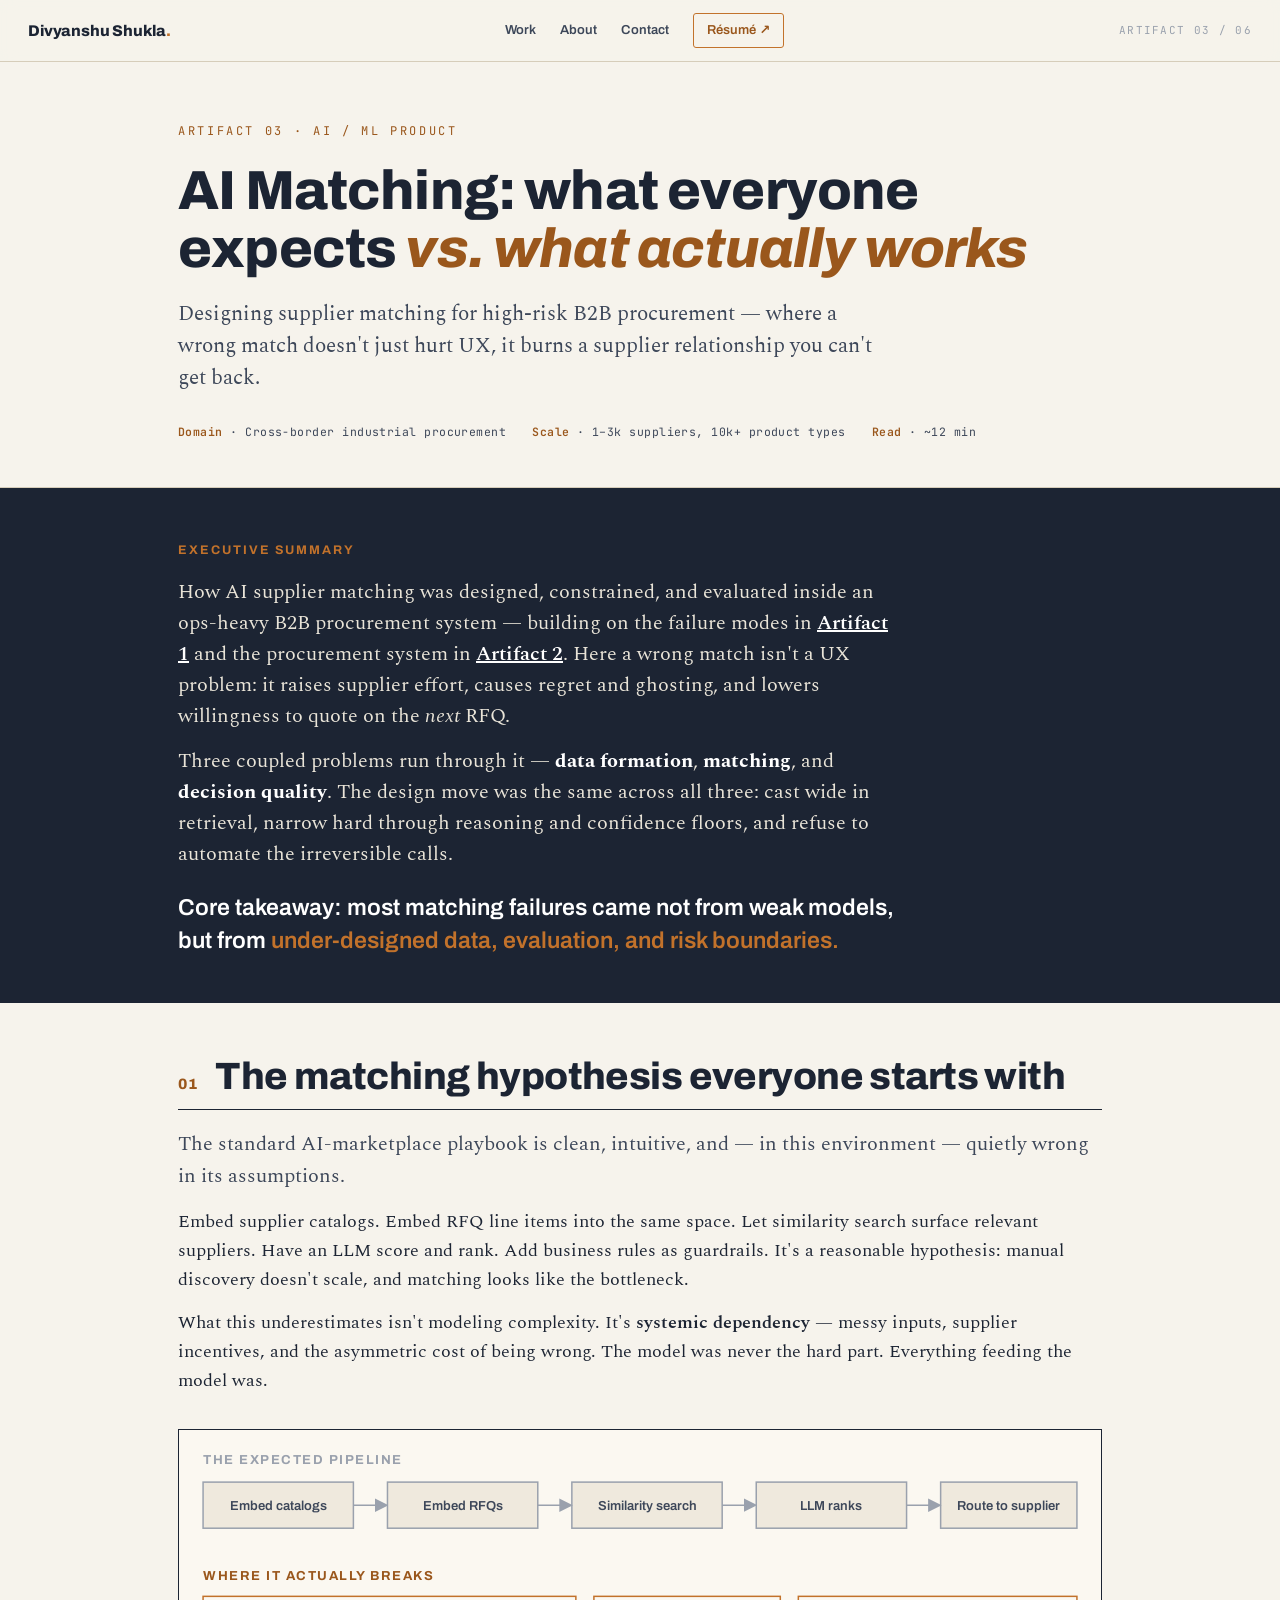
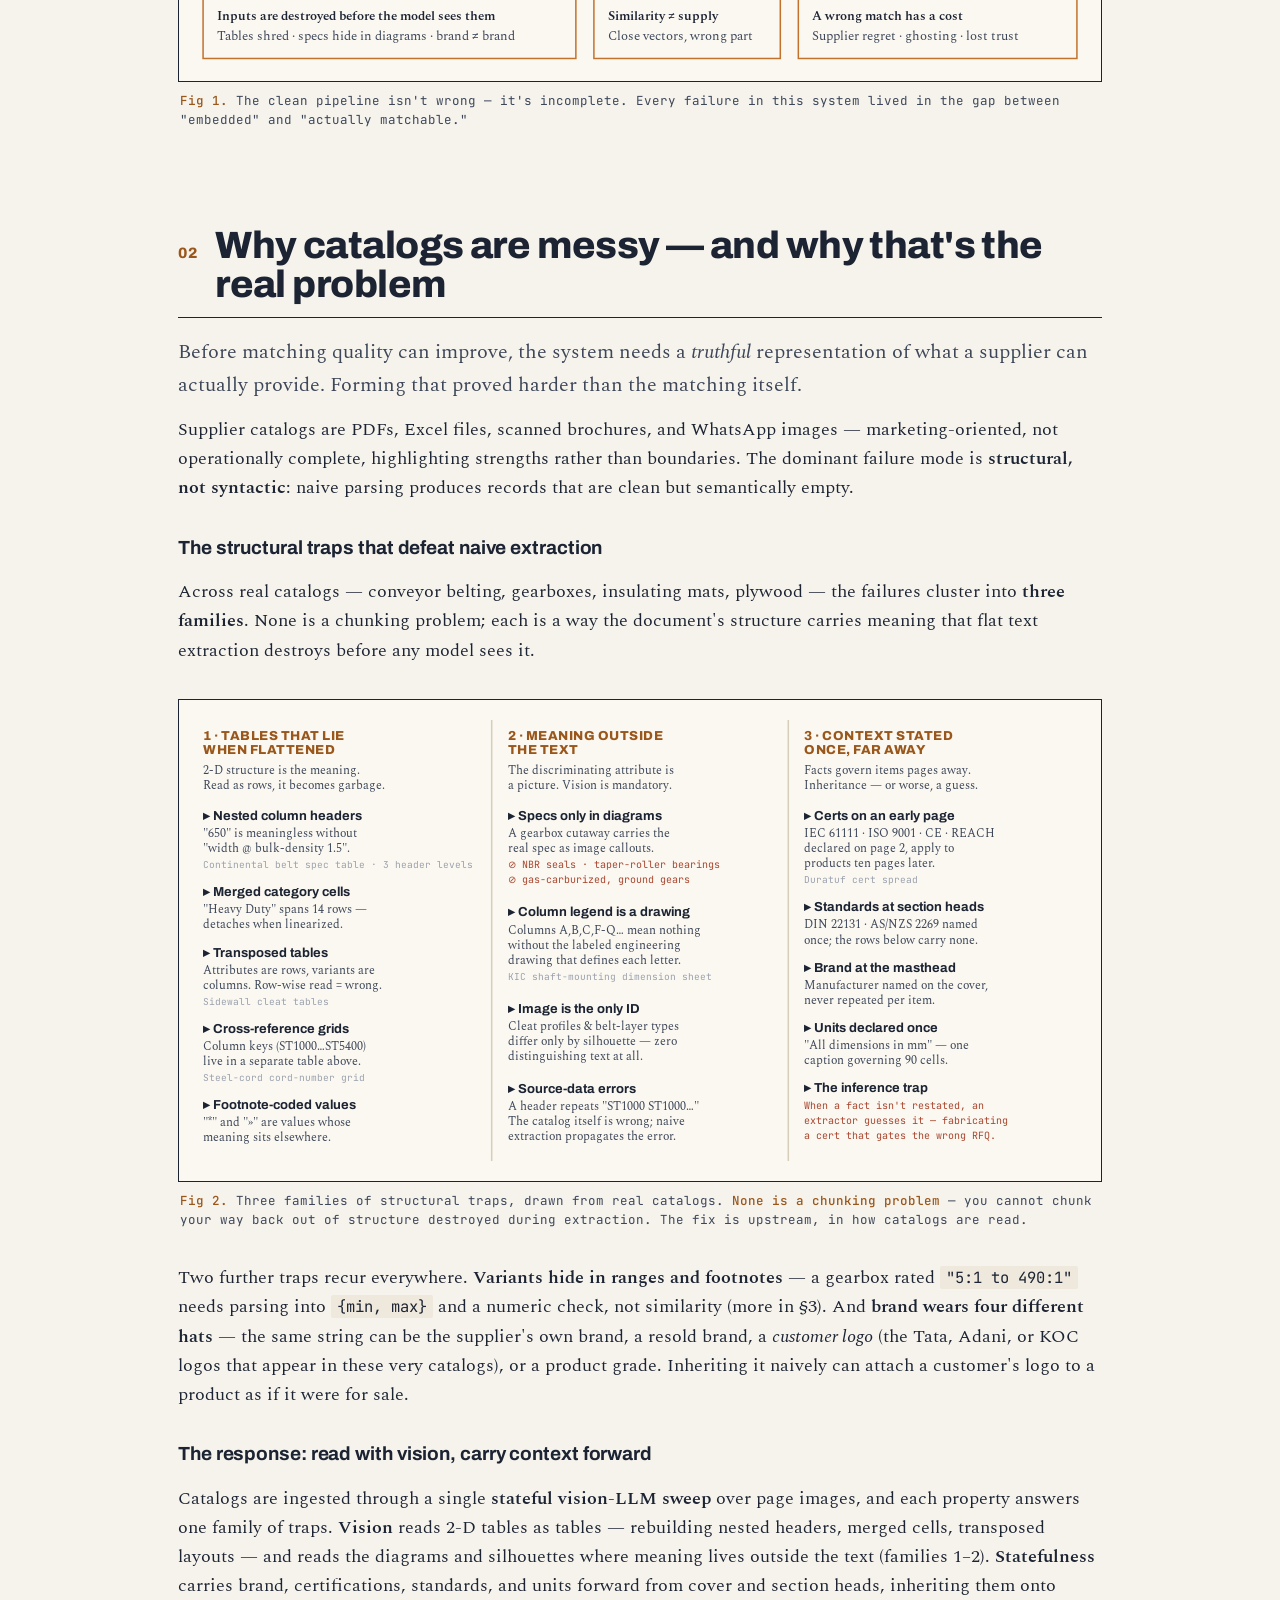
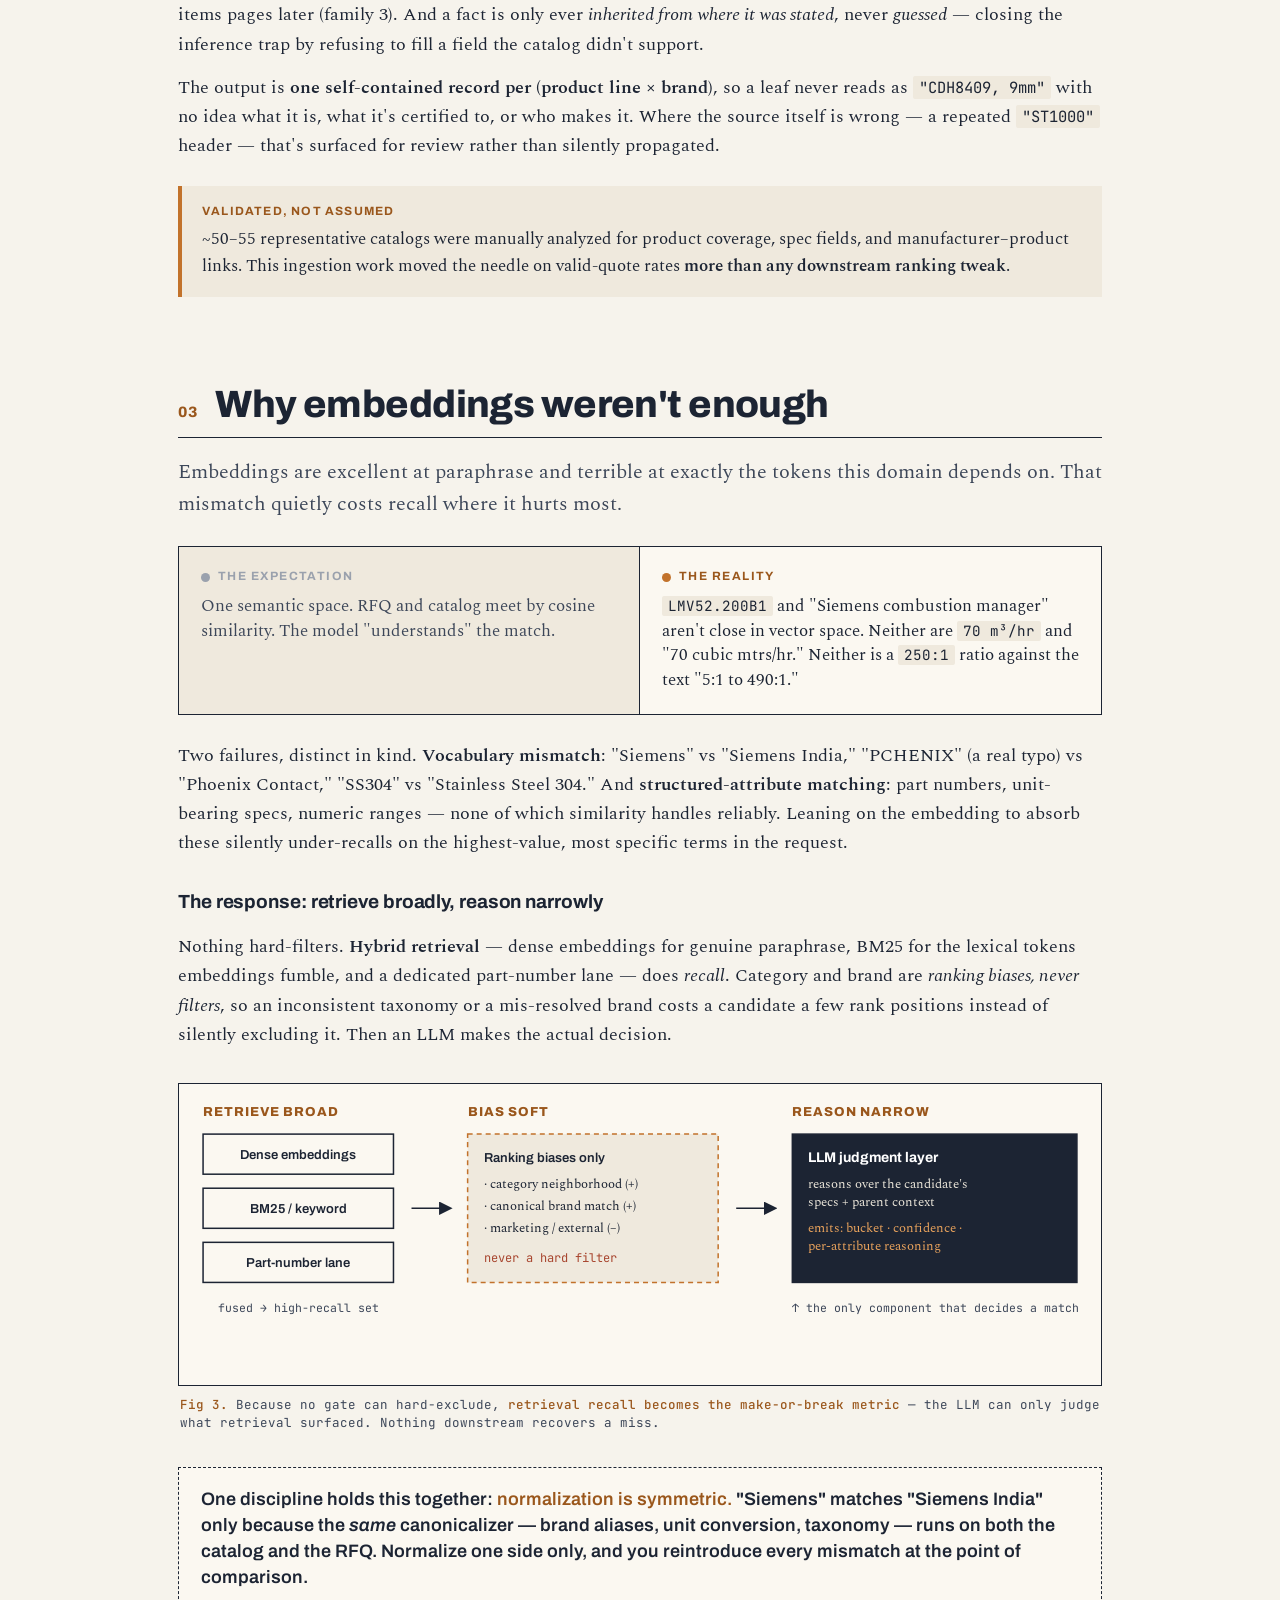
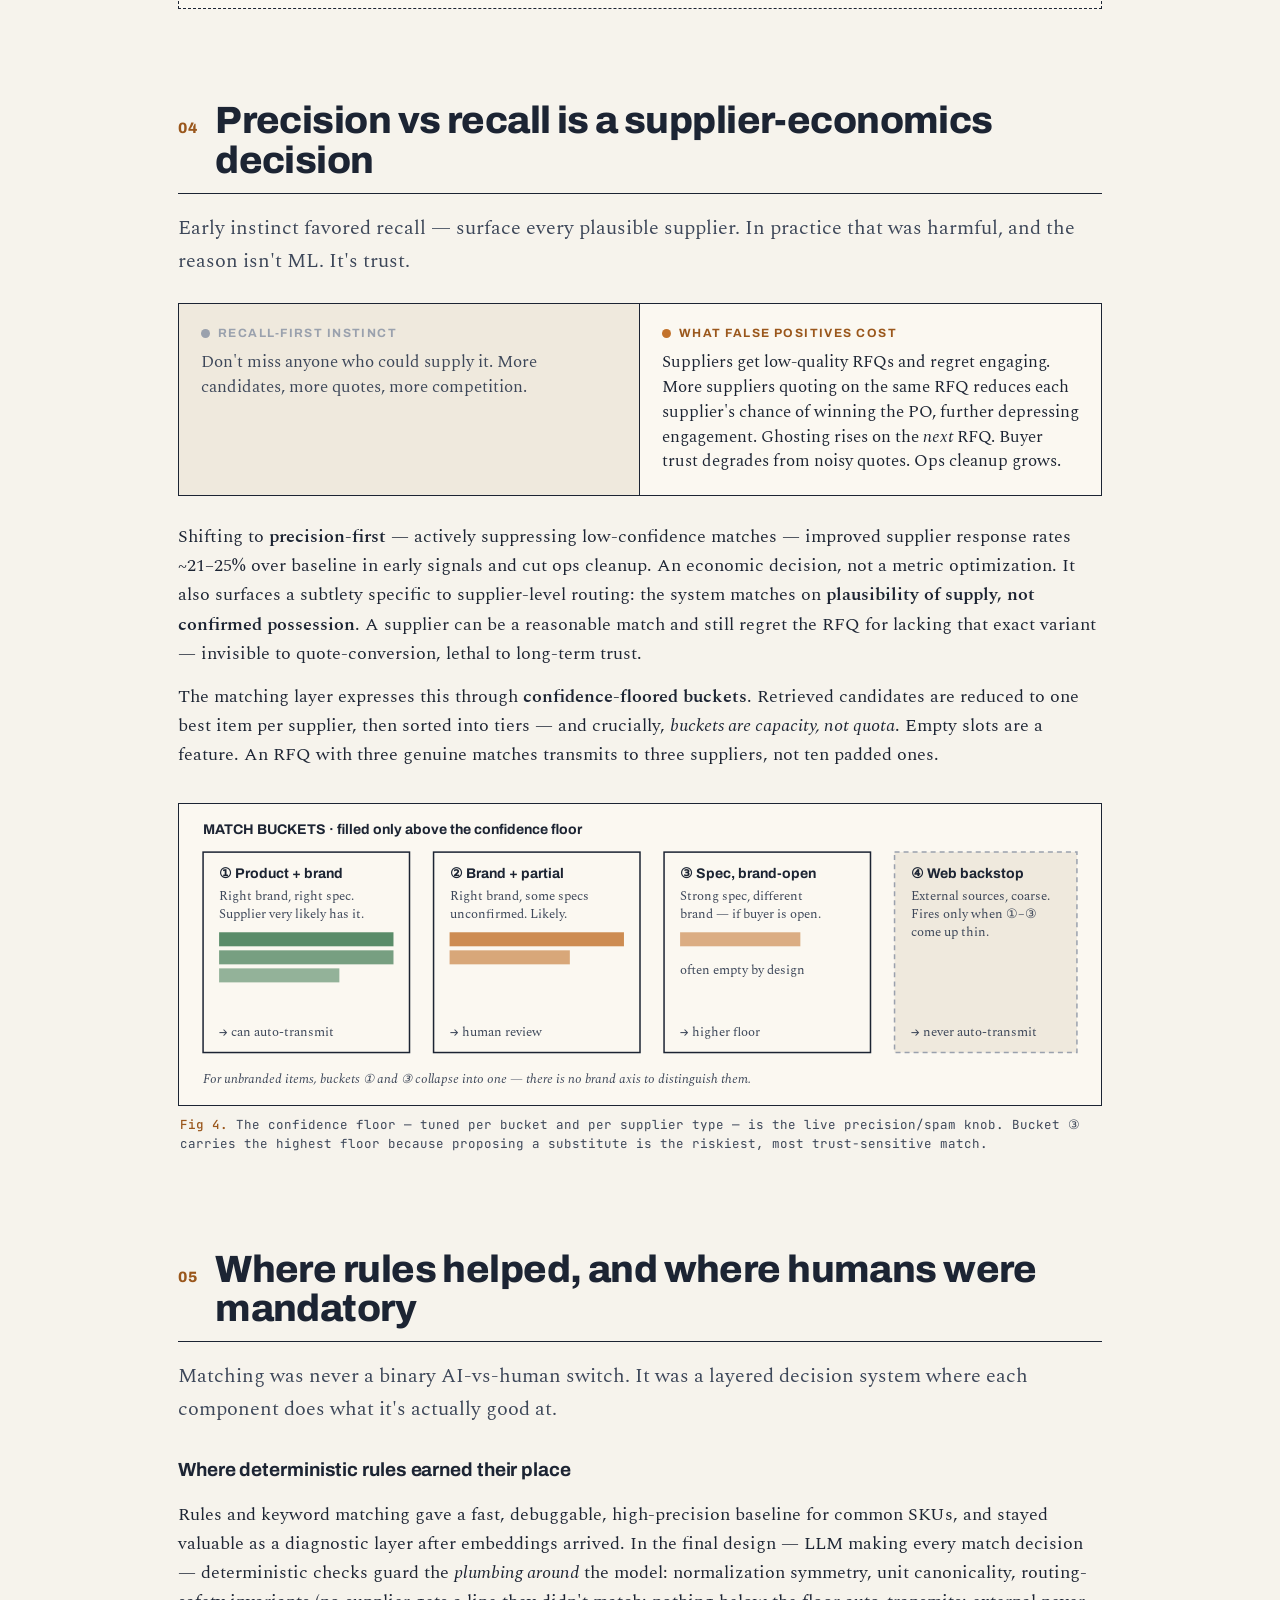
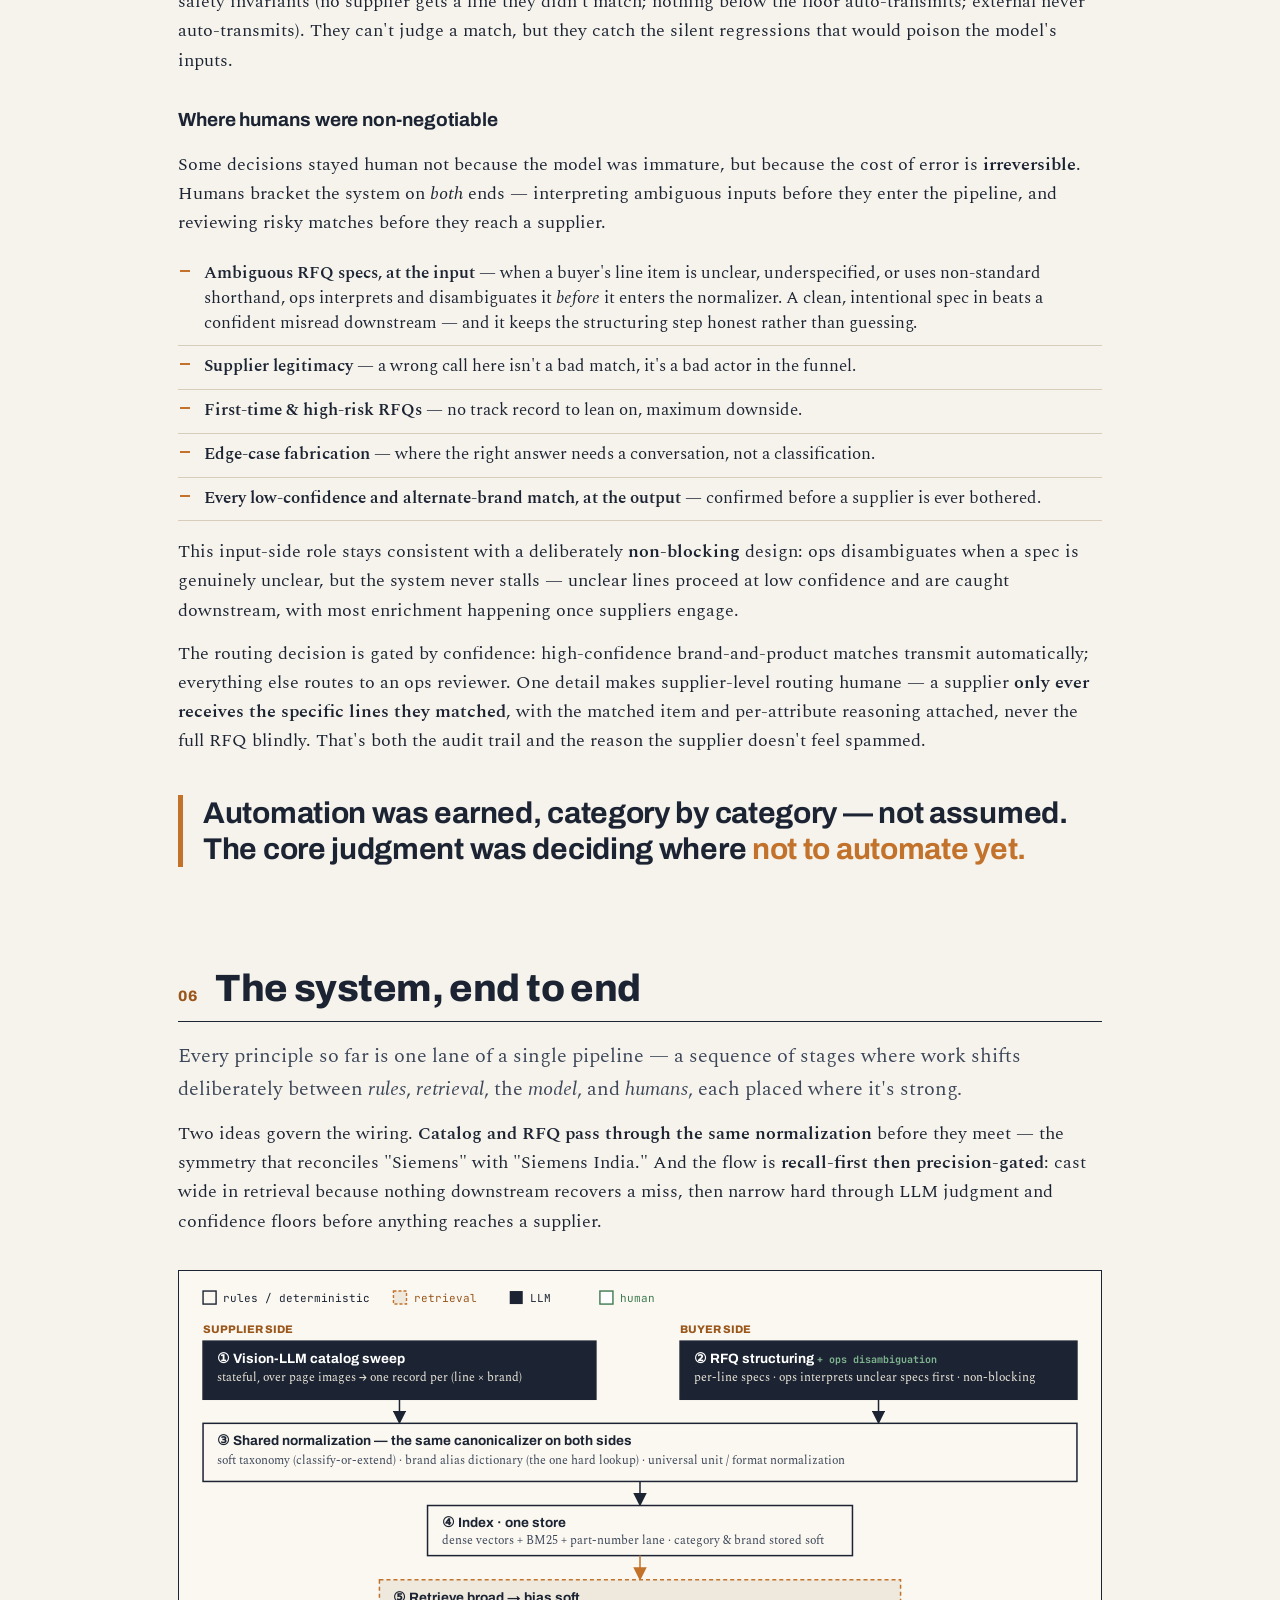
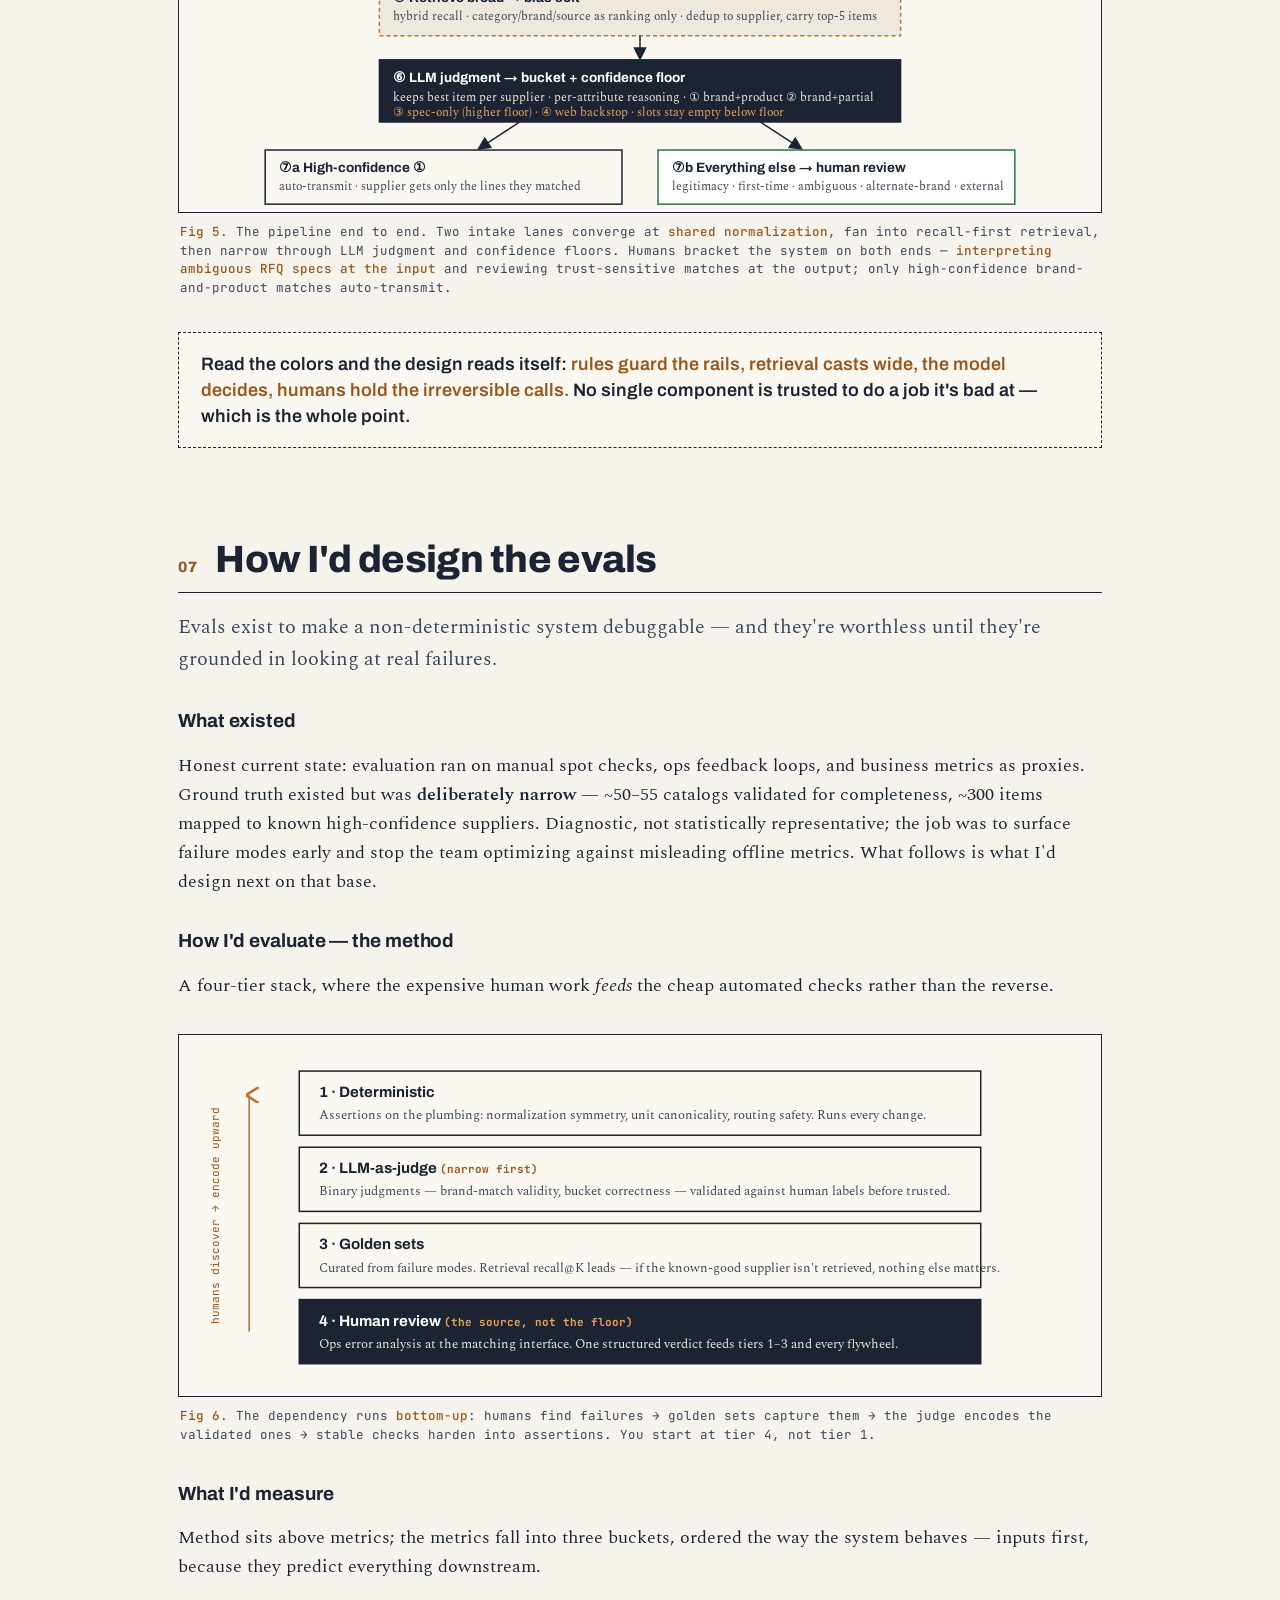
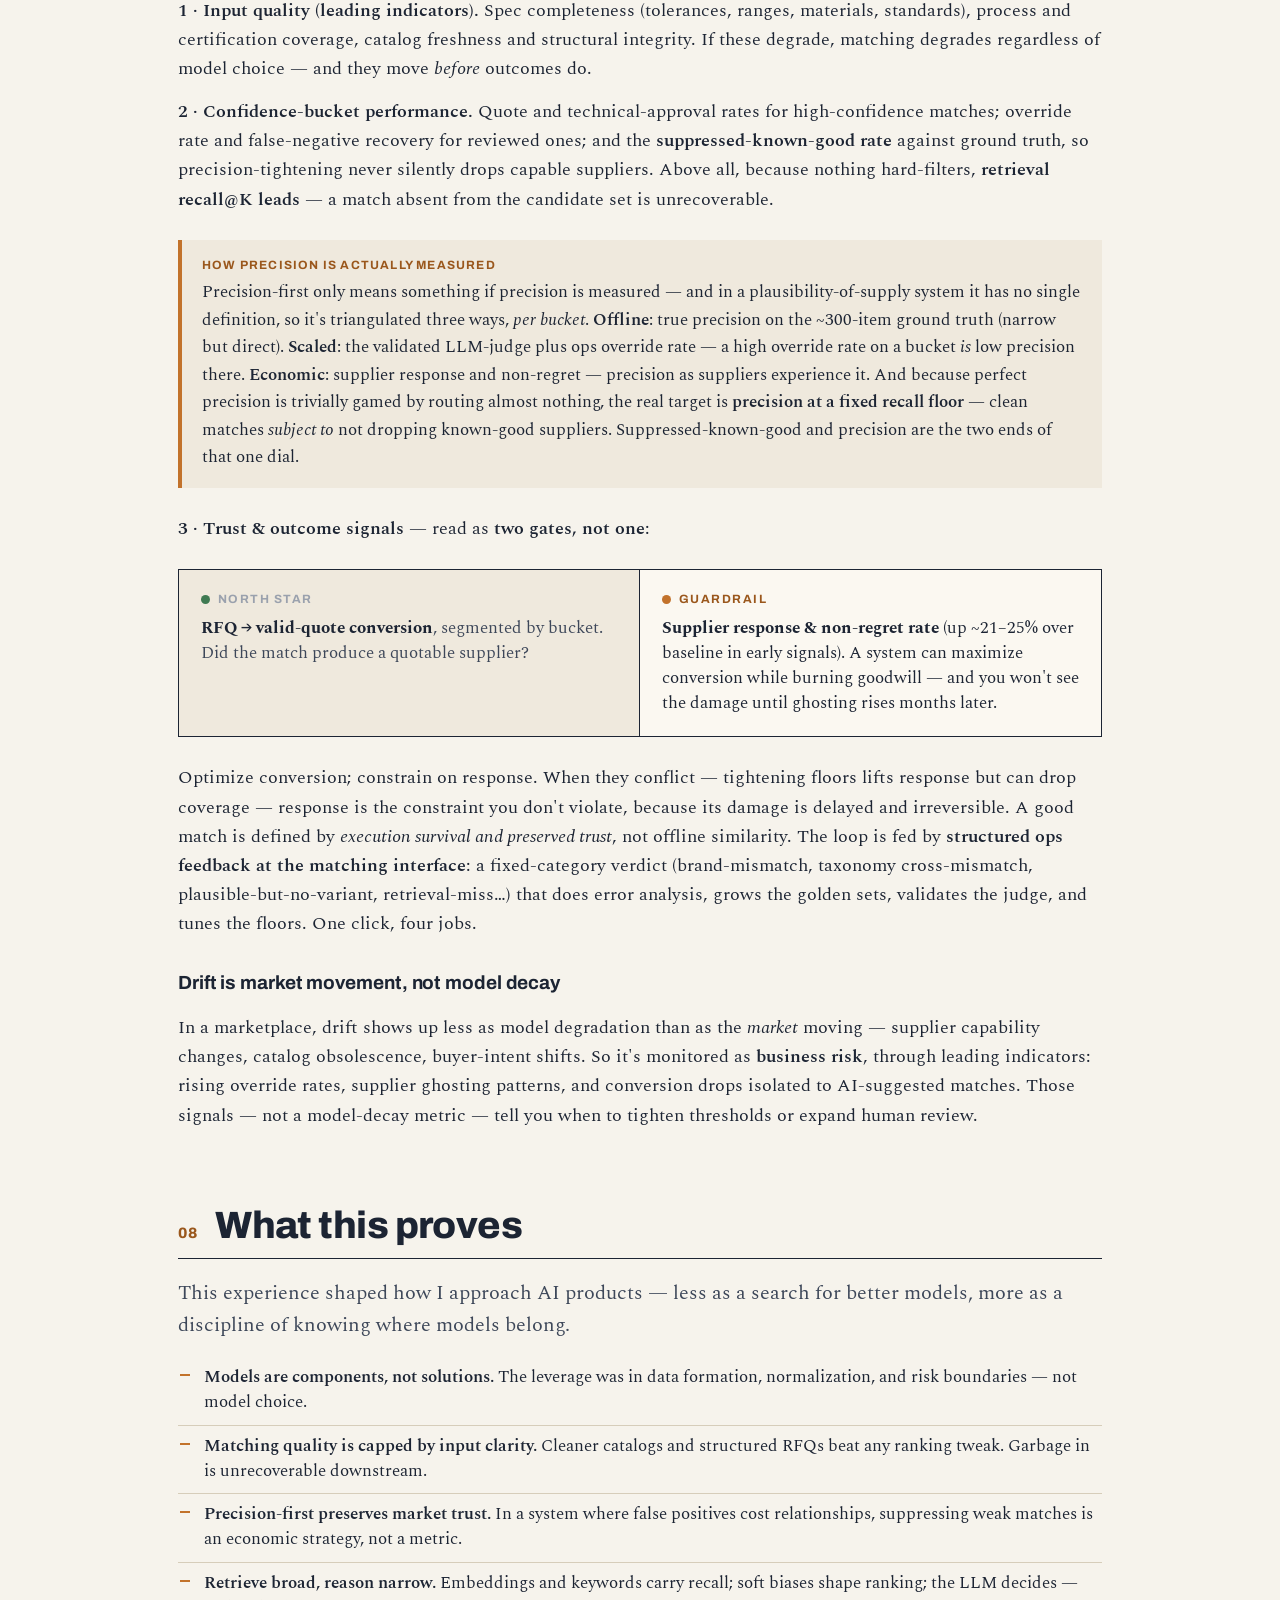
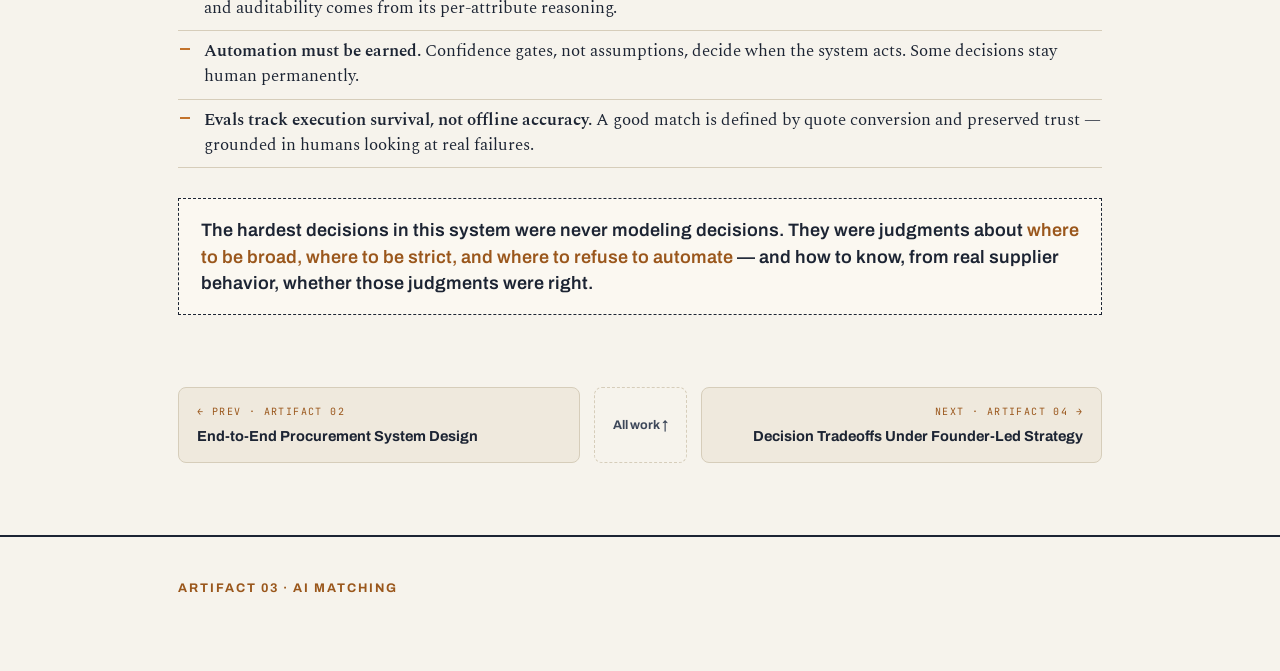
<file: artifact-3-ai-matching.html>
<!DOCTYPE html>
<html lang="en">
<head>
<meta charset="UTF-8">
<meta name="viewport" content="width=device-width, initial-scale=1.0">
<title>AI Matching: Reality vs Expectation</title>
<style>
  @import url('https://fonts.googleapis.com/css2?family=Spectral:ital,wght@0,400;0,500;0,600;1,400&family=Archivo:wght@400;500;600;700;800&family=JetBrains+Mono:wght@400;500&display=swap');

  :root{
    --ink:#1c2433;          /* primary text / dark structures */
    --ink-soft:#3d4759;     /* secondary text */
    --paper:#f6f3ec;        /* warm off-white base */
    --paper-2:#efe9dd;      /* panel fill */
    --line:#d6cdba;         /* hairlines on paper */
    --signal:#c2722b;       /* "reality" — load-bearing amber/ochre */
    --signal-deep:#9a571c;
    --ghost:#9aa1ad;        /* "expectation" — muted, ghosted */
    --ghost-line:#bfc4cc;
    --good:#3f7a52;         /* affirmative green, used sparingly */
    --bad:#a8462f;          /* failure red, used sparingly */
    --max:980px;
  }

  *{box-sizing:border-box;}
  html{scroll-behavior:smooth;}
  body{
    margin:0;
    background:var(--paper);
    color:var(--ink);
    font-family:'Spectral',Georgia,serif;
    font-size:18px;
    line-height:1.62;
    -webkit-font-smoothing:antialiased;
  }
  .wrap{max-width:var(--max);margin:0 auto;padding:0 28px;}

  /* ---------- Typographic system ---------- */
  h1,h2,h3,.eyebrow,.kicker,.label,.lede-num{font-family:'Archivo',system-ui,sans-serif;}
  .eyebrow{
    font-size:12.5px;font-weight:700;letter-spacing:.16em;text-transform:uppercase;
    color:var(--signal-deep);
  }

  /* ---------- Hero ---------- */
  .hero{
    border-bottom:2px solid var(--ink);
    padding:78px 0 42px;
  }
  .hero .tag{
    display:inline-block;font-family:'Archivo';font-size:12px;font-weight:700;
    letter-spacing:.18em;text-transform:uppercase;color:var(--paper);
    background:var(--ink);padding:6px 12px;margin-bottom:26px;
  }
  h1{
    font-size:clamp(38px,7vw,72px);
    font-weight:800;
    line-height:.98;
    letter-spacing:-.02em;
    margin:0 0 4px;
  }
  h1 .rev{
    display:block;
    color:var(--ghost);
    position:relative;
    width:fit-content;
  }
  h1 .rev::after{
    content:"";position:absolute;left:-2%;right:-2%;top:52%;height:4px;
    background:var(--bad);transform:rotate(-1.2deg);opacity:.85;
  }
  h1 .real{display:block;color:var(--signal);}
  .hero .sub{
    font-size:21px;color:var(--ink-soft);max-width:660px;margin:24px 0 0;
    line-height:1.5;
  }
  .hero .meta{
    margin-top:32px;display:flex;flex-wrap:wrap;gap:10px 26px;
    font-family:'JetBrains Mono',monospace;font-size:12.5px;color:var(--ink-soft);
    border-top:1px solid var(--line);padding-top:18px;
  }
  .hero .meta b{color:var(--ink);font-weight:500;}

  /* ---------- Exec summary band ---------- */
  .summary{
    background:var(--ink);color:#e9e4d8;padding:46px 0;
  }
  .summary .wrap{max-width:var(--max);}
  .summary .eyebrow{color:var(--signal);}
  .summary p{font-size:20px;line-height:1.55;margin:14px 0 0;max-width:720px;color:#e9e4d8;}
  .summary .thesis{
    font-family:'Archivo';font-weight:600;font-size:23px;line-height:1.4;
    color:#fff;margin-top:22px;max-width:740px;
  }
  .summary .thesis em{color:var(--signal);font-style:normal;}

  /* ---------- Section scaffolding ---------- */
  section.body{padding:54px 0 8px;}
  .sechead{
    display:flex;align-items:baseline;gap:18px;
    border-bottom:1.5px solid var(--ink);padding-bottom:12px;margin-bottom:8px;
  }
  .secnum{
    font-family:'Archivo';font-weight:800;font-size:15px;color:var(--signal-deep);
    letter-spacing:.04em;flex:none;
  }
  h2{font-size:clamp(26px,4vw,38px);font-weight:800;letter-spacing:-.015em;margin:0;line-height:1.05;}
  h3{
    font-size:19px;font-weight:700;margin:30px 0 6px;letter-spacing:-.005em;
    color:var(--ink);
  }
  p{margin:14px 0;}
  .lede{font-size:20px;color:var(--ink-soft);margin-top:18px;}
  strong{font-weight:600;color:var(--ink);}
  em.term{font-style:italic;color:var(--signal-deep);font-weight:500;}

  /* expectation vs reality inline blocks */
  .vs{
    display:grid;grid-template-columns:1fr 1fr;gap:0;margin:26px 0;
    border:1.5px solid var(--ink);
  }
  .vs > div{padding:20px 22px;}
  .vs .exp{background:var(--paper-2);border-right:1.5px solid var(--ink);}
  .vs .rea{background:#fbf8f1;}
  .vs .h{
    font-family:'Archivo';font-weight:700;font-size:12px;letter-spacing:.12em;
    text-transform:uppercase;margin-bottom:8px;display:flex;align-items:center;gap:8px;
  }
  .vs .exp .h{color:var(--ghost);}
  .vs .rea .h{color:var(--signal-deep);}
  .vs .dot{width:9px;height:9px;border-radius:50%;flex:none;}
  .vs .exp .dot{background:var(--ghost);}
  .vs .rea .dot{background:var(--signal);}
  .vs p{margin:0;font-size:16.5px;line-height:1.5;}
  .vs .exp p{color:var(--ink-soft);}

  @media(max-width:680px){
    body{font-size:17px;}
    .vs{grid-template-columns:1fr;}
    .vs .exp{border-right:none;border-bottom:1.5px solid var(--ink);}
  }

  /* figure */
  figure{margin:34px 0;}
  figure svg{display:block;width:100%;height:auto;
    border:1.5px solid var(--ink);background:#fbf8f1;}
  figcaption{
    font-family:'JetBrains Mono',monospace;font-size:12.5px;color:var(--ink-soft);
    margin-top:10px;padding-left:2px;line-height:1.5;
  }
  figcaption b{color:var(--signal-deep);font-weight:500;}

  /* callout */
  .callout{
    border-left:4px solid var(--signal);background:var(--paper-2);
    padding:16px 20px;margin:26px 0;font-size:17px;
  }
  .callout .k{
    font-family:'Archivo';font-weight:700;font-size:12px;letter-spacing:.1em;
    text-transform:uppercase;color:var(--signal-deep);display:block;margin-bottom:4px;
  }

  /* key-insight ribbon */
  .insight{
    margin:30px 0;padding:18px 22px;border:1.5px dashed var(--ink);
    font-family:'Archivo';font-weight:600;font-size:18px;line-height:1.45;
    background:#fbf8f1;
  }
  .insight span{color:var(--signal-deep);}

  ul.clean{list-style:none;padding:0;margin:16px 0;}
  ul.clean li{
    padding:9px 0 9px 26px;position:relative;border-bottom:1px solid var(--line);
    font-size:16.5px;line-height:1.5;
  }
  ul.clean li::before{
    content:"";position:absolute;left:2px;top:17px;width:10px;height:2px;background:var(--signal);
  }
  ul.clean li b{font-weight:600;}

  .pull{
    font-family:'Archivo';font-weight:700;font-size:clamp(22px,3.4vw,30px);
    line-height:1.2;color:var(--ink);margin:40px 0;letter-spacing:-.01em;
    padding-left:20px;border-left:5px solid var(--signal);
  }

  footer{
    border-top:2px solid var(--ink);margin-top:60px;padding:38px 0 70px;
    font-size:16px;color:var(--ink-soft);
  }
  footer .eyebrow{margin-bottom:10px;}
  footer b{color:var(--ink);}

  /* mono token used inline */
  .mono{font-family:'JetBrains Mono',monospace;font-size:.86em;
    background:var(--paper-2);padding:1px 6px;border-radius:2px;color:var(--ink);}

  .divider{height:1px;background:var(--line);margin:46px 0;}

  a{color:var(--signal-deep);}
</style>
<link rel="stylesheet" href="assets/pf-chrome.css?v=2">
</head>
<body>

<nav class="pf-nav">
  <a class="pf-home" href="index.html">Divyanshu Shukla<span class="dot">.</span></a>
  <div class="pf-nav-links">
    <a href="index.html#work">Work</a>
    <a href="index.html#about">About</a>
    <a href="index.html#contact">Contact</a>
    <a class="pf-cta" href="assets/Divyanshu_Shukla_PM_Resume.pdf" target="_blank" rel="noopener">Résumé ↗</a>
  </div>
  <span class="pf-nav-num">Artifact 03 / 06</span>
</nav>

<!-- ============ HERO ============ -->
<header class="pf-hero">
  <div class="pf-hero-in">
    <p class="pf-eyebrow">Artifact 03 · AI / ML Product</p>
    <h1 class="pf-title">AI Matching: what everyone expects <em>vs. what actually works</em></h1>
    <p class="pf-standfirst">Designing supplier matching for high-risk B2B procurement — where a wrong match doesn't just hurt UX, it burns a supplier relationship you can't get back.</p>
    <ul class="pf-meta">
      <li><b>Domain</b> · Cross-border industrial procurement</li>
      <li><b>Scale</b> · 1–3k suppliers, 10k+ product types</li>
      <li><b>Read</b> · ~12 min</li>
    </ul>
  </div>
</header>

<!-- ============ EXEC SUMMARY ============ -->
<div class="summary">
  <div class="wrap">
    <span class="eyebrow">Executive summary</span>
    <p>How AI supplier matching was designed, constrained, and evaluated inside an ops-heavy B2B procurement system — building on the failure modes in <a href="artifact-1-why-platforms-break.html" style="color:#fff;font-weight:600;text-decoration:underline">Artifact 1</a> and the procurement system in <a href="artifact-2-system-design.html" style="color:#fff;font-weight:600;text-decoration:underline">Artifact 2</a>. Here a wrong match isn't a UX problem: it raises supplier effort, causes regret and ghosting, and lowers willingness to quote on the <em>next</em> RFQ.</p>
    <p>Three coupled problems run through it — <b style="color:#fff">data formation</b>, <b style="color:#fff">matching</b>, and <b style="color:#fff">decision quality</b>. The design move was the same across all three: cast wide in retrieval, narrow hard through reasoning and confidence floors, and refuse to automate the irreversible calls.</p>
    <div class="thesis">Core takeaway: most matching failures came not from weak models, but from <em>under-designed data, evaluation, and risk boundaries.</em></div>
  </div>
</div>

<!-- ============ 1. THE HYPOTHESIS ============ -->
<section class="body">
  <div class="wrap">
    <div class="sechead"><span class="secnum">01</span><h2>The matching hypothesis everyone starts with</h2></div>
    <p class="lede">The standard AI-marketplace playbook is clean, intuitive, and — in this environment — quietly wrong in its assumptions.</p>

    <p>Embed supplier catalogs. Embed RFQ line items into the same space. Let similarity search surface relevant suppliers. Have an LLM score and rank. Add business rules as guardrails. It's a reasonable hypothesis: manual discovery doesn't scale, and matching looks like the bottleneck.</p>

    <p>What this underestimates isn't modeling complexity. It's <strong>systemic dependency</strong> — messy inputs, supplier incentives, and the asymmetric cost of being wrong. The model was never the hard part. Everything feeding the model was.</p>

    <figure>
      <svg viewBox="0 0 920 250" xmlns="http://www.w3.org/2000/svg" role="img" aria-label="The naive pipeline versus where it actually breaks">
        <defs>
          <marker id="arr" markerWidth="9" markerHeight="9" refX="7" refY="4.5" orient="auto">
            <path d="M0,0 L9,4.5 L0,9 z" fill="#1c2433"/>
          </marker>
          <marker id="arrG" markerWidth="9" markerHeight="9" refX="7" refY="4.5" orient="auto">
            <path d="M0,0 L9,4.5 L0,9 z" fill="#9aa1ad"/>
          </marker>
        </defs>
        <text x="24" y="34" font-family="Archivo" font-weight="700" font-size="13" letter-spacing="1.5" fill="#9aa1ad">THE EXPECTED PIPELINE</text>
        <!-- boxes -->
        <g font-family="Archivo" font-size="13" font-weight="600" fill="#3d4759" text-anchor="middle">
          <rect x="24"  y="52" width="150" height="46" fill="#efe9dd" stroke="#9aa1ad" stroke-width="1.5"/>
          <text x="99" y="80">Embed catalogs</text>
          <rect x="208" y="52" width="150" height="46" fill="#efe9dd" stroke="#9aa1ad" stroke-width="1.5"/>
          <text x="283" y="80">Embed RFQs</text>
          <rect x="392" y="52" width="150" height="46" fill="#efe9dd" stroke="#9aa1ad" stroke-width="1.5"/>
          <text x="467" y="80">Similarity search</text>
          <rect x="576" y="52" width="150" height="46" fill="#efe9dd" stroke="#9aa1ad" stroke-width="1.5"/>
          <text x="651" y="80">LLM ranks</text>
          <rect x="760" y="52" width="136" height="46" fill="#efe9dd" stroke="#9aa1ad" stroke-width="1.5"/>
          <text x="828" y="80">Route to supplier</text>
        </g>
        <line x1="174" y1="75" x2="206" y2="75" stroke="#9aa1ad" stroke-width="1.5" marker-end="url(#arrG)"/>
        <line x1="358" y1="75" x2="390" y2="75" stroke="#9aa1ad" stroke-width="1.5" marker-end="url(#arrG)"/>
        <line x1="542" y1="75" x2="574" y2="75" stroke="#9aa1ad" stroke-width="1.5" marker-end="url(#arrG)"/>
        <line x1="726" y1="75" x2="758" y2="75" stroke="#9aa1ad" stroke-width="1.5" marker-end="url(#arrG)"/>

        <text x="24" y="150" font-family="Archivo" font-weight="700" font-size="13" letter-spacing="1.5" fill="#9a571c">WHERE IT ACTUALLY BREAKS</text>
        <g font-family="Spectral" font-size="13" fill="#1c2433">
          <rect x="24"  y="166" width="372" height="62" fill="#fbf8f1" stroke="#c2722b" stroke-width="1.5"/>
          <text x="38" y="190" font-weight="600">Inputs are destroyed before the model sees them</text>
          <text x="38" y="210" fill="#3d4759" font-size="12.5">Tables shred · specs hide in diagrams · brand ≠ brand</text>

          <rect x="414" y="166" width="186" height="62" fill="#fbf8f1" stroke="#c2722b" stroke-width="1.5"/>
          <text x="428" y="190" font-weight="600">Similarity ≠ supply</text>
          <text x="428" y="210" fill="#3d4759" font-size="12.5">Close vectors, wrong part</text>

          <rect x="618" y="166" width="278" height="62" fill="#fbf8f1" stroke="#c2722b" stroke-width="1.5"/>
          <text x="632" y="190" font-weight="600">A wrong match has a cost</text>
          <text x="632" y="210" fill="#3d4759" font-size="12.5">Supplier regret · ghosting · lost trust</text>
        </g>
      </svg>
      <figcaption><b>Fig 1.</b> The clean pipeline isn't wrong — it's incomplete. Every failure in this system lived in the gap between "embedded" and "actually matchable."</figcaption>
    </figure>
  </div>
</section>

<!-- ============ 2. WHY CATALOGS ARE MESSY ============ -->
<section class="body">
  <div class="wrap">
    <div class="sechead"><span class="secnum">02</span><h2>Why catalogs are messy — and why that's the real problem</h2></div>
    <p class="lede">Before matching quality can improve, the system needs a <em>truthful</em> representation of what a supplier can actually provide. Forming that proved harder than the matching itself.</p>

    <p>Supplier catalogs are PDFs, Excel files, scanned brochures, and WhatsApp images — marketing-oriented, not operationally complete, highlighting strengths rather than boundaries. The dominant failure mode is <strong>structural, not syntactic</strong>: naive parsing produces records that are clean but semantically empty.</p>

    <h3>The structural traps that defeat naive extraction</h3>
    <p>Across real catalogs — conveyor belting, gearboxes, insulating mats, plywood — the failures cluster into <strong>three families</strong>. None is a chunking problem; each is a way the document's structure carries meaning that flat text extraction destroys before any model sees it.</p>

    <figure>
      <svg viewBox="0 0 920 480" xmlns="http://www.w3.org/2000/svg" role="img" aria-label="Three families of structural extraction traps found across real catalogs">
        <style>
          .fam{font-family:Archivo;font-weight:800;font-size:13px;fill:#9a571c;letter-spacing:.5px;}
          .ttl{font-family:Archivo;font-weight:700;font-size:13px;fill:#1c2433;}
          .bd{font-family:Spectral;font-size:11.5px;fill:#3d4759;}
          .ex{font-family:'JetBrains Mono';font-size:10px;fill:#a8462f;}
          .src{font-family:'JetBrains Mono';font-size:9.5px;fill:#9aa1ad;}
        </style>
        <!-- three column frames -->
        <line x1="312" y1="20" x2="312" y2="460" stroke="#d6cdba" stroke-width="1.5"/>
        <line x1="608" y1="20" x2="608" y2="460" stroke="#d6cdba" stroke-width="1.5"/>

        <!-- ===== FAMILY 1 ===== -->
        <text x="24" y="40" class="fam">1 · TABLES THAT LIE</text>
        <text x="24" y="54" class="fam" fill="#9a571c">WHEN FLATTENED</text>
        <text x="24" y="74" class="bd">2-D structure is the meaning.</text>
        <text x="24" y="89" class="bd">Read as rows, it becomes garbage.</text>

        <text x="24" y="120" class="ttl">▸ Nested column headers</text>
        <text x="24" y="137" class="bd">"650" is meaningless without</text>
        <text x="24" y="152" class="bd">"width @ bulk-density 1.5".</text>
        <text x="24" y="168" class="src">Continental belt spec table · 3 header levels</text>

        <text x="24" y="196" class="ttl">▸ Merged category cells</text>
        <text x="24" y="213" class="bd">"Heavy Duty" spans 14 rows —</text>
        <text x="24" y="228" class="bd">detaches when linearized.</text>

        <text x="24" y="256" class="ttl">▸ Transposed tables</text>
        <text x="24" y="273" class="bd">Attributes are rows, variants are</text>
        <text x="24" y="288" class="bd">columns. Row-wise read = wrong.</text>
        <text x="24" y="304" class="src">Sidewall cleat tables</text>

        <text x="24" y="332" class="ttl">▸ Cross-reference grids</text>
        <text x="24" y="349" class="bd">Column keys (ST1000…ST5400)</text>
        <text x="24" y="364" class="bd">live in a separate table above.</text>
        <text x="24" y="380" class="src">Steel-cord cord-number grid</text>

        <text x="24" y="408" class="ttl">▸ Footnote-coded values</text>
        <text x="24" y="425" class="bd">"*" and "»" are values whose</text>
        <text x="24" y="440" class="bd">meaning sits elsewhere.</text>

        <!-- ===== FAMILY 2 ===== -->
        <text x="328" y="40" class="fam">2 · MEANING OUTSIDE</text>
        <text x="328" y="54" class="fam">THE TEXT</text>
        <text x="328" y="74" class="bd">The discriminating attribute is</text>
        <text x="328" y="89" class="bd">a picture. Vision is mandatory.</text>

        <text x="328" y="120" class="ttl">▸ Specs only in diagrams</text>
        <text x="328" y="137" class="bd">A gearbox cutaway carries the</text>
        <text x="328" y="152" class="bd">real spec as image callouts.</text>
        <text x="328" y="168" class="ex">⊘ NBR seals · taper-roller bearings</text>
        <text x="328" y="183" class="ex">⊘ gas-carburized, ground gears</text>

        <text x="328" y="216" class="ttl">▸ Column legend is a drawing</text>
        <text x="328" y="233" class="bd">Columns A,B,C,F-Q… mean nothing</text>
        <text x="328" y="248" class="bd">without the labeled engineering</text>
        <text x="328" y="263" class="bd">drawing that defines each letter.</text>
        <text x="328" y="279" class="src">KIC shaft-mounting dimension sheet</text>

        <text x="328" y="312" class="ttl">▸ Image is the only ID</text>
        <text x="328" y="329" class="bd">Cleat profiles &amp; belt-layer types</text>
        <text x="328" y="344" class="bd">differ only by silhouette — zero</text>
        <text x="328" y="359" class="bd">distinguishing text at all.</text>

        <text x="328" y="392" class="ttl">▸ Source-data errors</text>
        <text x="328" y="409" class="bd">A header repeats "ST1000 ST1000…"</text>
        <text x="328" y="424" class="bd">The catalog itself is wrong; naive</text>
        <text x="328" y="439" class="bd">extraction propagates the error.</text>

        <!-- ===== FAMILY 3 ===== -->
        <text x="624" y="40" class="fam">3 · CONTEXT STATED</text>
        <text x="624" y="54" class="fam">ONCE, FAR AWAY</text>
        <text x="624" y="74" class="bd">Facts govern items pages away.</text>
        <text x="624" y="89" class="bd">Inheritance — or worse, a guess.</text>

        <text x="624" y="120" class="ttl">▸ Certs on an early page</text>
        <text x="624" y="137" class="bd">IEC 61111 · ISO 9001 · CE · REACH</text>
        <text x="624" y="152" class="bd">declared on page 2, apply to</text>
        <text x="624" y="167" class="bd">products ten pages later.</text>
        <text x="624" y="183" class="src">Duratuf cert spread</text>

        <text x="624" y="211" class="ttl">▸ Standards at section heads</text>
        <text x="624" y="228" class="bd">DIN 22131 · AS/NZS 2269 named</text>
        <text x="624" y="243" class="bd">once; the rows below carry none.</text>

        <text x="624" y="271" class="ttl">▸ Brand at the masthead</text>
        <text x="624" y="288" class="bd">Manufacturer named on the cover,</text>
        <text x="624" y="303" class="bd">never repeated per item.</text>

        <text x="624" y="331" class="ttl">▸ Units declared once</text>
        <text x="624" y="348" class="bd">"All dimensions in mm" — one</text>
        <text x="624" y="363" class="bd">caption governing 90 cells.</text>

        <text x="624" y="391" class="ttl">▸ The inference trap</text>
        <text x="624" y="408" class="ex">When a fact isn't restated, an</text>
        <text x="624" y="423" class="ex">extractor guesses it — fabricating</text>
        <text x="624" y="438" class="ex">a cert that gates the wrong RFQ.</text>
      </svg>
      <figcaption><b>Fig 2.</b> Three families of structural traps, drawn from real catalogs. <b>None is a chunking problem</b> — you cannot chunk your way back out of structure destroyed during extraction. The fix is upstream, in how catalogs are read.</figcaption>
    </figure>

    <p>Two further traps recur everywhere. <strong>Variants hide in ranges and footnotes</strong> — a gearbox rated <span class="mono">"5:1 to 490:1"</span> needs parsing into <span class="mono">{min, max}</span> and a numeric check, not similarity (more in §3). And <strong>brand wears four different hats</strong> — the same string can be the supplier's own brand, a resold brand, a <em>customer logo</em> (the Tata, Adani, or KOC logos that appear in these very catalogs), or a product grade. Inheriting it naively can attach a customer's logo to a product as if it were for sale.</p>

    <h3>The response: read with vision, carry context forward</h3>
    <p>Catalogs are ingested through a single <strong>stateful vision-LLM sweep</strong> over page images, and each property answers one family of traps. <strong>Vision</strong> reads 2-D tables as tables — rebuilding nested headers, merged cells, transposed layouts — and reads the diagrams and silhouettes where meaning lives outside the text (families 1–2). <strong>Statefulness</strong> carries brand, certifications, standards, and units forward from cover and section heads, inheriting them onto items pages later (family 3). And a fact is only ever <em>inherited from where it was stated</em>, never <em>guessed</em> — closing the inference trap by refusing to fill a field the catalog didn't support.</p>
    <p>The output is <strong>one self-contained record per (product line × brand)</strong>, so a leaf never reads as <span class="mono">"CDH8409, 9mm"</span> with no idea what it is, what it's certified to, or who makes it. Where the source itself is wrong — a repeated <span class="mono">"ST1000"</span> header — that's surfaced for review rather than silently propagated.</p>

    <div class="callout">
      <span class="k">Validated, not assumed</span>
      ~50–55 representative catalogs were manually analyzed for product coverage, spec fields, and manufacturer–product links. This ingestion work moved the needle on valid-quote rates <strong>more than any downstream ranking tweak</strong>.
    </div>
  </div>
</section>

<!-- ============ 3. WHY EMBEDDINGS WEREN'T ENOUGH ============ -->
<section class="body">
  <div class="wrap">
    <div class="sechead"><span class="secnum">03</span><h2>Why embeddings weren't enough</h2></div>
    <p class="lede">Embeddings are excellent at paraphrase and terrible at exactly the tokens this domain depends on. That mismatch quietly costs recall where it hurts most.</p>

    <div class="vs">
      <div class="exp">
        <div class="h"><span class="dot"></span>The expectation</div>
        <p>One semantic space. RFQ and catalog meet by cosine similarity. The model "understands" the match.</p>
      </div>
      <div class="rea">
        <div class="h"><span class="dot"></span>The reality</div>
        <p><span class="mono">LMV52.200B1</span> and "Siemens combustion manager" aren't close in vector space. Neither are <span class="mono">70 m³/hr</span> and "70 cubic mtrs/hr." Neither is a <span class="mono">250:1</span> ratio against the text "5:1 to 490:1."</p>
      </div>
    </div>

    <p>Two failures, distinct in kind. <strong>Vocabulary mismatch</strong>: "Siemens" vs "Siemens India," "PCHENIX" (a real typo) vs "Phoenix Contact," "SS304" vs "Stainless Steel 304." And <strong>structured-attribute matching</strong>: part numbers, unit-bearing specs, numeric ranges — none of which similarity handles reliably. Leaning on the embedding to absorb these silently under-recalls on the highest-value, most specific terms in the request.</p>

    <h3>The response: retrieve broadly, reason narrowly</h3>
    <p>Nothing hard-filters. <strong>Hybrid retrieval</strong> — dense embeddings for genuine paraphrase, BM25 for the lexical tokens embeddings fumble, and a dedicated part-number lane — does <em>recall</em>. Category and brand are <em>ranking biases, never filters</em>, so an inconsistent taxonomy or a mis-resolved brand costs a candidate a few rank positions instead of silently excluding it. Then an LLM makes the actual decision.</p>

    <figure>
      <svg viewBox="0 0 920 300" xmlns="http://www.w3.org/2000/svg" role="img" aria-label="Retrieve broad, bias soft, reason narrow architecture">
        <defs>
          <marker id="arr2" markerWidth="9" markerHeight="9" refX="7" refY="4.5" orient="auto">
            <path d="M0,0 L9,4.5 L0,9 z" fill="#1c2433"/>
          </marker>
        </defs>
        <!-- recall column -->
        <text x="24" y="32" font-family="Archivo" font-weight="800" font-size="13" fill="#9a571c" letter-spacing="1">RETRIEVE BROAD</text>
        <g font-family="Archivo" font-weight="600" font-size="13" fill="#1c2433" text-anchor="middle">
          <rect x="24" y="50" width="190" height="40" fill="#fbf8f1" stroke="#1c2433" stroke-width="1.5"/><text x="119" y="75">Dense embeddings</text>
          <rect x="24" y="104" width="190" height="40" fill="#fbf8f1" stroke="#1c2433" stroke-width="1.5"/><text x="119" y="129">BM25 / keyword</text>
          <rect x="24" y="158" width="190" height="40" fill="#fbf8f1" stroke="#1c2433" stroke-width="1.5"/><text x="119" y="183">Part-number lane</text>
        </g>
        <text x="119" y="228" font-family="JetBrains Mono" font-size="11.5" fill="#3d4759" text-anchor="middle">fused → high-recall set</text>

        <!-- bias column -->
        <line x1="232" y1="124" x2="270" y2="124" stroke="#1c2433" stroke-width="1.5" marker-end="url(#arr2)"/>
        <text x="288" y="32" font-family="Archivo" font-weight="800" font-size="13" fill="#9a571c" letter-spacing="1">BIAS SOFT</text>
        <g font-family="Spectral" font-size="13" fill="#1c2433">
          <rect x="288" y="50" width="250" height="148" fill="#efe9dd" stroke="#c2722b" stroke-width="1.5" stroke-dasharray="5 4"/>
          <text x="304" y="78" font-family="Archivo" font-weight="600" font-size="13">Ranking biases only</text>
          <text x="304" y="104">· category neighborhood (+)</text>
          <text x="304" y="126">· canonical brand match (+)</text>
          <text x="304" y="148">· marketing / external (–)</text>
          <text x="304" y="178" font-size="12" fill="#a8462f" font-family="JetBrains Mono">never a hard filter</text>
        </g>

        <!-- reason column -->
        <line x1="556" y1="124" x2="594" y2="124" stroke="#1c2433" stroke-width="1.5" marker-end="url(#arr2)"/>
        <text x="612" y="32" font-family="Archivo" font-weight="800" font-size="13" fill="#9a571c" letter-spacing="1">REASON NARROW</text>
        <g font-family="Spectral" font-size="13" fill="#1c2433">
          <rect x="612" y="50" width="284" height="148" fill="#1c2433" stroke="#1c2433" stroke-width="1.5"/>
          <text x="628" y="78" font-family="Archivo" font-weight="700" font-size="14" fill="#fff">LLM judgment layer</text>
          <text x="628" y="104" fill="#e9e4d8" font-size="12.5">reasons over the candidate's</text>
          <text x="628" y="122" fill="#e9e4d8" font-size="12.5">specs + parent context</text>
          <text x="628" y="148" fill="#e8a25c" font-size="12.5">emits: bucket · confidence ·</text>
          <text x="628" y="166" fill="#e8a25c" font-size="12.5">per-attribute reasoning</text>
        </g>
        <text x="612" y="228" font-family="JetBrains Mono" font-size="11.5" fill="#3d4759">↑ the only component that decides a match</text>
      </svg>
      <figcaption><b>Fig 3.</b> Because no gate can hard-exclude, <b>retrieval recall becomes the make-or-break metric</b> — the LLM can only judge what retrieval surfaced. Nothing downstream recovers a miss.</figcaption>
    </figure>

    <div class="insight">One discipline holds this together: <span>normalization is symmetric.</span> "Siemens" matches "Siemens India" only because the <em>same</em> canonicalizer — brand aliases, unit conversion, taxonomy — runs on both the catalog and the RFQ. Normalize one side only, and you reintroduce every mismatch at the point of comparison.</div>
  </div>
</section>

<!-- ============ 4. PRECISION VS RECALL ============ -->
<section class="body">
  <div class="wrap">
    <div class="sechead"><span class="secnum">04</span><h2>Precision vs recall is a supplier-economics decision</h2></div>
    <p class="lede">Early instinct favored recall — surface every plausible supplier. In practice that was harmful, and the reason isn't ML. It's trust.</p>

    <div class="vs">
      <div class="exp">
        <div class="h"><span class="dot"></span>Recall-first instinct</div>
        <p>Don't miss anyone who could supply it. More candidates, more quotes, more competition.</p>
      </div>
      <div class="rea">
        <div class="h"><span class="dot"></span>What false positives cost</div>
        <p>Suppliers get low-quality RFQs and regret engaging. More suppliers quoting on the same RFQ reduces each supplier's chance of winning the PO, further depressing engagement. Ghosting rises on the <em>next</em> RFQ. Buyer trust degrades from noisy quotes. Ops cleanup grows.</p>
      </div>
    </div>

    <p>Shifting to <strong>precision-first</strong> — actively suppressing low-confidence matches — improved supplier response rates ~21–25% over baseline in early signals and cut ops cleanup. An economic decision, not a metric optimization. It also surfaces a subtlety specific to supplier-level routing: the system matches on <strong>plausibility of supply, not confirmed possession</strong>. A supplier can be a reasonable match and still regret the RFQ for lacking that exact variant — invisible to quote-conversion, lethal to long-term trust.</p>

    <p>The matching layer expresses this through <strong>confidence-floored buckets</strong>. Retrieved candidates are reduced to one best item per supplier, then sorted into tiers — and crucially, <em>buckets are capacity, not quota</em>. Empty slots are a feature. An RFQ with three genuine matches transmits to three suppliers, not ten padded ones.</p>

    <figure>
      <svg viewBox="0 0 920 300" xmlns="http://www.w3.org/2000/svg" role="img" aria-label="Confidence-floored match buckets">
        <style>
          .bt{font-family:Archivo;font-weight:700;font-size:14px;fill:#1c2433;}
          .bs{font-family:Spectral;font-size:12.5px;fill:#3d4759;}
        </style>
        <!-- floor line -->
        <text x="24" y="30" class="bt" fill="#9a571c">MATCH BUCKETS · filled only above the confidence floor</text>

        <rect x="24"  y="48" width="206" height="200" fill="#fbf8f1" stroke="#1c2433" stroke-width="1.5"/>
        <text x="40" y="74" class="bt">① Product + brand</text>
        <text x="40" y="96" class="bs">Right brand, right spec.</text>
        <text x="40" y="114" class="bs">Supplier very likely has it.</text>
        <rect x="40" y="128" width="174" height="14" fill="#3f7a52" opacity="0.85"/>
        <rect x="40" y="146" width="174" height="14" fill="#3f7a52" opacity="0.7"/>
        <rect x="40" y="164" width="120" height="14" fill="#3f7a52" opacity="0.55"/>
        <text x="40" y="232" class="bs" font-family="JetBrains Mono" font-size="11">→ can auto-transmit</text>

        <rect x="254" y="48" width="206" height="200" fill="#fbf8f1" stroke="#1c2433" stroke-width="1.5"/>
        <text x="270" y="74" class="bt">② Brand + partial</text>
        <text x="270" y="96" class="bs">Right brand, some specs</text>
        <text x="270" y="114" class="bs">unconfirmed. Likely.</text>
        <rect x="270" y="128" width="174" height="14" fill="#c2722b" opacity="0.8"/>
        <rect x="270" y="146" width="120" height="14" fill="#c2722b" opacity="0.6"/>
        <text x="270" y="232" class="bs" font-family="JetBrains Mono" font-size="11">→ human review</text>

        <rect x="484" y="48" width="206" height="200" fill="#fbf8f1" stroke="#1c2433" stroke-width="1.5"/>
        <text x="500" y="74" class="bt">③ Spec, brand-open</text>
        <text x="500" y="96" class="bs">Strong spec, different</text>
        <text x="500" y="114" class="bs">brand — if buyer is open.</text>
        <rect x="500" y="128" width="120" height="14" fill="#c2722b" opacity="0.55"/>
        <text x="500" y="170" class="bs" font-family="JetBrains Mono" font-size="11" fill="#a8462f">often empty by design</text>
        <text x="500" y="232" class="bs" font-family="JetBrains Mono" font-size="11">→ higher floor</text>

        <rect x="714" y="48" width="182" height="200" fill="#efe9dd" stroke="#9aa1ad" stroke-width="1.5" stroke-dasharray="5 4"/>
        <text x="730" y="74" class="bt" fill="#3d4759">④ Web backstop</text>
        <text x="730" y="96" class="bs">External sources, coarse.</text>
        <text x="730" y="114" class="bs">Fires only when ①–③</text>
        <text x="730" y="132" class="bs">come up thin.</text>
        <text x="730" y="232" class="bs" font-family="JetBrains Mono" font-size="11" fill="#a8462f">→ never auto-transmit</text>

        <text x="24" y="278" class="bs" font-style="italic">For unbranded items, buckets ① and ③ collapse into one — there is no brand axis to distinguish them.</text>
      </svg>
      <figcaption><b>Fig 4.</b> The confidence floor — tuned per bucket and per supplier type — is the live precision/spam knob. Bucket ③ carries the highest floor because proposing a substitute is the riskiest, most trust-sensitive match.</figcaption>
    </figure>
  </div>
</section>

<!-- ============ 5. RULES + HUMANS ============ -->
<section class="body">
  <div class="wrap">
    <div class="sechead"><span class="secnum">05</span><h2>Where rules helped, and where humans were mandatory</h2></div>
    <p class="lede">Matching was never a binary AI-vs-human switch. It was a layered decision system where each component does what it's actually good at.</p>

    <h3>Where deterministic rules earned their place</h3>
    <p>Rules and keyword matching gave a fast, debuggable, high-precision baseline for common SKUs, and stayed valuable as a diagnostic layer after embeddings arrived. In the final design — LLM making every match decision — deterministic checks guard the <em>plumbing around</em> the model: normalization symmetry, unit canonicality, routing-safety invariants (no supplier gets a line they didn't match; nothing below the floor auto-transmits; external never auto-transmits). They can't judge a match, but they catch the silent regressions that would poison the model's inputs.</p>

    <h3>Where humans were non-negotiable</h3>
    <p>Some decisions stayed human not because the model was immature, but because the cost of error is <strong>irreversible</strong>. Humans bracket the system on <em>both</em> ends — interpreting ambiguous inputs before they enter the pipeline, and reviewing risky matches before they reach a supplier.</p>
    <ul class="clean">
      <li><b>Ambiguous RFQ specs, at the input</b> — when a buyer's line item is unclear, underspecified, or uses non-standard shorthand, ops interprets and disambiguates it <em>before</em> it enters the normalizer. A clean, intentional spec in beats a confident misread downstream — and it keeps the structuring step honest rather than guessing.</li>
      <li><b>Supplier legitimacy</b> — a wrong call here isn't a bad match, it's a bad actor in the funnel.</li>
      <li><b>First-time &amp; high-risk RFQs</b> — no track record to lean on, maximum downside.</li>
      <li><b>Edge-case fabrication</b> — where the right answer needs a conversation, not a classification.</li>
      <li><b>Every low-confidence and alternate-brand match, at the output</b> — confirmed before a supplier is ever bothered.</li>
    </ul>
    <p>This input-side role stays consistent with a deliberately <strong>non-blocking</strong> design: ops disambiguates when a spec is genuinely unclear, but the system never stalls — unclear lines proceed at low confidence and are caught downstream, with most enrichment happening once suppliers engage.</p>

    <p>The routing decision is gated by confidence: high-confidence brand-and-product matches transmit automatically; everything else routes to an ops reviewer. One detail makes supplier-level routing humane — a supplier <strong>only ever receives the specific lines they matched</strong>, with the matched item and per-attribute reasoning attached, never the full RFQ blindly. That's both the audit trail and the reason the supplier doesn't feel spammed.</p>

    <div class="pull">Automation was earned, category by category — not assumed. The core judgment was deciding where <span style="color:var(--signal)">not to automate yet.</span></div>
  </div>
</section>

<!-- ============ 6. SYSTEM DESIGN ============ -->
<section class="body">
  <div class="wrap">
    <div class="sechead"><span class="secnum">06</span><h2>The system, end to end</h2></div>
    <p class="lede">Every principle so far is one lane of a single pipeline — a sequence of stages where work shifts deliberately between <em>rules</em>, <em>retrieval</em>, the <em>model</em>, and <em>humans</em>, each placed where it's strong.</p>

    <p>Two ideas govern the wiring. <strong>Catalog and RFQ pass through the same normalization</strong> before they meet — the symmetry that reconciles "Siemens" with "Siemens India." And the flow is <strong>recall-first then precision-gated</strong>: cast wide in retrieval because nothing downstream recovers a miss, then narrow hard through LLM judgment and confidence floors before anything reaches a supplier.</p>

    <figure>
      <svg viewBox="0 0 920 540" xmlns="http://www.w3.org/2000/svg" role="img" aria-label="End to end matching system, from ingestion to routing, with AI rules and human boundaries marked">
        <defs>
          <marker id="aD" markerWidth="9" markerHeight="9" refX="7" refY="4.5" orient="auto"><path d="M0,0 L9,4.5 L0,9 z" fill="#1c2433"/></marker>
          <marker id="aS" markerWidth="9" markerHeight="9" refX="7" refY="4.5" orient="auto"><path d="M0,0 L9,4.5 L0,9 z" fill="#c2722b"/></marker>
        </defs>
        <style>
          .st{font-family:Archivo;font-weight:700;font-size:13.5px;fill:#1c2433;}
          .sd{font-family:Spectral;font-size:11.5px;fill:#3d4759;}
          .st-w{font-family:Archivo;font-weight:700;font-size:13.5px;fill:#ffffff;}
          .sd-w{font-family:Spectral;font-size:11.5px;fill:#ede7da;}
          .am-w{font-family:Spectral;font-size:11.5px;fill:#e8a25c;}
          .sn{font-family:Archivo;font-weight:800;font-size:11px;fill:#9a571c;}
          .leg{font-family:JetBrains Mono;font-size:11px;}
        </style>

        <!-- legend -->
        <rect x="24" y="20" width="13" height="13" fill="#fbf8f1" stroke="#1c2433" stroke-width="1.4"/>
        <text x="44" y="31" class="leg" fill="#1c2433">rules / deterministic</text>
        <rect x="214" y="20" width="13" height="13" fill="#efe9dd" stroke="#c2722b" stroke-width="1.4" stroke-dasharray="3 2"/>
        <text x="234" y="31" class="leg" fill="#9a571c">retrieval</text>
        <rect x="330" y="20" width="13" height="13" fill="#1c2433"/>
        <text x="350" y="31" class="leg" fill="#1c2433">LLM</text>
        <rect x="420" y="20" width="13" height="13" fill="#fff" stroke="#3f7a52" stroke-width="1.4"/>
        <text x="440" y="31" class="leg" fill="#3f7a52">human</text>

        <!-- TWO INTAKE LANES -->
        <text x="24" y="62" class="sn">SUPPLIER SIDE</text>
        <rect x="24" y="70" width="392" height="58" fill="#1c2433" stroke="#1c2433" stroke-width="1.5"/>
        <text x="38" y="92" class="st-w">① Vision-LLM catalog sweep</text>
        <text x="38" y="110" class="sd-w">stateful, over page images → one record per (line × brand)</text>

        <text x="500" y="62" class="sn">BUYER SIDE</text>
        <rect x="500" y="70" width="396" height="58" fill="#1c2433" stroke="#1c2433" stroke-width="1.5"/>
        <text x="514" y="92" class="st-w">② RFQ structuring  <tspan font-family="JetBrains Mono" font-size="10" fill="#7fb38f">+ ops disambiguation</tspan></text>
        <text x="514" y="110" class="sd-w">per-line specs · ops interprets unclear specs first · non-blocking</text>

        <!-- shared normalization -->
        <line x1="220" y1="128" x2="220" y2="150" stroke="#1c2433" stroke-width="1.5" marker-end="url(#aD)"/>
        <line x1="698" y1="128" x2="698" y2="150" stroke="#1c2433" stroke-width="1.5" marker-end="url(#aD)"/>
        <rect x="24" y="152" width="872" height="58" fill="#fbf8f1" stroke="#1c2433" stroke-width="1.5"/>
        <text x="38" y="174" class="st">③ Shared normalization  —  the same canonicalizer on both sides</text>
        <text x="38" y="193" class="sd">soft taxonomy (classify-or-extend) · brand alias dictionary (the one hard lookup) · universal unit / format normalization</text>

        <!-- index -->
        <line x1="460" y1="210" x2="460" y2="232" stroke="#1c2433" stroke-width="1.5" marker-end="url(#aD)"/>
        <rect x="248" y="234" width="424" height="50" fill="#fbf8f1" stroke="#1c2433" stroke-width="1.5"/>
        <text x="262" y="255" class="st">④ Index  ·  one store</text>
        <text x="262" y="272" class="sd">dense vectors + BM25 + part-number lane · category &amp; brand stored soft</text>

        <!-- retrieval -->
        <line x1="460" y1="284" x2="460" y2="306" stroke="#c2722b" stroke-width="1.5" marker-end="url(#aS)"/>
        <rect x="200" y="308" width="520" height="56" fill="#efe9dd" stroke="#c2722b" stroke-width="1.5" stroke-dasharray="4 3"/>
        <text x="214" y="330" class="st" fill="#9a571c">⑤ Retrieve broad → bias soft</text>
        <text x="214" y="348" class="sd">hybrid recall · category/brand/source as ranking only · dedup to supplier, carry top-5 items</text>

        <!-- LLM judge -->
        <line x1="460" y1="364" x2="460" y2="386" stroke="#1c2433" stroke-width="1.5" marker-end="url(#aD)"/>
        <rect x="200" y="388" width="520" height="62" fill="#1c2433" stroke="#1c2433" stroke-width="1.5"/>
        <text x="214" y="410" class="st-w">⑥ LLM judgment  →  bucket + confidence floor</text>
        <text x="214" y="429" class="sd-w">keeps best item per supplier · per-attribute reasoning · ① brand+product  ② brand+partial</text>
        <text x="214" y="444" class="am-w">③ spec-only (higher floor)  ·  ④ web backstop  ·  slots stay empty below floor</text>

        <!-- routing fork -->
        <line x1="340" y1="450" x2="300" y2="476" stroke="#1c2433" stroke-width="1.5" marker-end="url(#aD)"/>
        <line x1="580" y1="450" x2="620" y2="476" stroke="#1c2433" stroke-width="1.5" marker-end="url(#aD)"/>
        <rect x="86" y="478" width="356" height="54" fill="#fbf8f1" stroke="#1c2433" stroke-width="1.5"/>
        <text x="100" y="500" class="st">⑦a High-confidence ①</text>
        <text x="100" y="518" class="sd">auto-transmit · supplier gets only the lines they matched</text>

        <rect x="478" y="478" width="356" height="54" fill="#fff" stroke="#3f7a52" stroke-width="1.6"/>
        <text x="492" y="500" class="st" fill="#3f7a52">⑦b Everything else → human review</text>
        <text x="492" y="518" class="sd" fill="#3f7a52">legitimacy · first-time · ambiguous · alternate-brand · external</text>
      </svg>
      <figcaption><b>Fig 5.</b> The pipeline end to end. Two intake lanes converge at <b>shared normalization</b>, fan into recall-first retrieval, then narrow through LLM judgment and confidence floors. Humans bracket the system on both ends — <b>interpreting ambiguous RFQ specs at the input</b> and reviewing trust-sensitive matches at the output; only high-confidence brand-and-product matches auto-transmit.</figcaption>
    </figure>

    <div class="insight">Read the colors and the design reads itself: <span>rules guard the rails, retrieval casts wide, the model decides, humans hold the irreversible calls.</span> No single component is trusted to do a job it's bad at — which is the whole point.</div>
  </div>
</section>

<!-- ============ 7. EVALS ============ -->
<section class="body">
  <div class="wrap">
    <div class="sechead"><span class="secnum">07</span><h2>How I'd design the evals</h2></div>
    <p class="lede">Evals exist to make a non-deterministic system debuggable — and they're worthless until they're grounded in looking at real failures.</p>

    <h3>What existed</h3>
    <p>Honest current state: evaluation ran on manual spot checks, ops feedback loops, and business metrics as proxies. Ground truth existed but was <strong>deliberately narrow</strong> — ~50–55 catalogs validated for completeness, ~300 items mapped to known high-confidence suppliers. Diagnostic, not statistically representative; the job was to surface failure modes early and stop the team optimizing against misleading offline metrics. What follows is what I'd design next on that base.</p>

    <h3>How I'd evaluate — the method</h3>
    <p>A four-tier stack, where the expensive human work <em>feeds</em> the cheap automated checks rather than the reverse.</p>

    <figure>
      <svg viewBox="0 0 920 360" xmlns="http://www.w3.org/2000/svg" role="img" aria-label="Four-tier evaluation stack and its feedback direction">
        <defs>
          <marker id="arrUp" markerWidth="10" markerHeight="10" refX="5" refY="2" orient="auto">
            <path d="M0,8 L5,0 L10,8" fill="none" stroke="#c2722b" stroke-width="1.6"/>
          </marker>
        </defs>
        <style>
          .tt{font-family:Archivo;font-weight:700;font-size:15px;}
          .td{font-family:Spectral;font-size:12.5px;fill:#3d4759;}
          .tt-w{font-family:Archivo;font-weight:700;font-size:15px;fill:#ffffff;}
          .td-w{font-family:Spectral;font-size:12.5px;fill:#ede7da;}
          .tl{font-family:JetBrains Mono;font-size:11px;fill:#9a571c;}
        </style>

        <!-- tiers as stacked bands -->
        <rect x="120" y="36"  width="680" height="64" fill="#fbf8f1" stroke="#1c2433" stroke-width="1.5"/>
        <text x="140" y="62" class="tt" fill="#1c2433">1 · Deterministic</text>
        <text x="140" y="84" class="td">Assertions on the plumbing: normalization symmetry, unit canonicality, routing safety. Runs every change.</text>

        <rect x="120" y="112" width="680" height="64" fill="#fbf8f1" stroke="#1c2433" stroke-width="1.5"/>
        <text x="140" y="138" class="tt" fill="#1c2433">2 · LLM-as-judge <tspan font-family="JetBrains Mono" font-size="11" fill="#9a571c">(narrow first)</tspan></text>
        <text x="140" y="160" class="td">Binary judgments — brand-match validity, bucket correctness — validated against human labels before trusted.</text>

        <rect x="120" y="188" width="680" height="64" fill="#fbf8f1" stroke="#1c2433" stroke-width="1.5"/>
        <text x="140" y="214" class="tt" fill="#1c2433">3 · Golden sets</text>
        <text x="140" y="236" class="td">Curated from failure modes. Retrieval recall@K leads — if the known-good supplier isn't retrieved, nothing else matters.</text>

        <rect x="120" y="264" width="680" height="64" fill="#1c2433" stroke="#1c2433" stroke-width="1.5"/>
        <text x="140" y="290" class="tt-w">4 · Human review <tspan font-family="JetBrains Mono" font-size="11" fill="#e8a25c">(the source, not the floor)</tspan></text>
        <text x="140" y="312" class="td-w">Ops error analysis at the matching interface. One structured verdict feeds tiers 1–3 and every flywheel.</text>

        <!-- feedback arrow on the left -->
        <line x1="70" y1="296" x2="70" y2="60" stroke="#c2722b" stroke-width="1.6" marker-end="url(#arrUp)"/>
        <text x="40" y="180" class="tl" transform="rotate(-90 40 180)" text-anchor="middle">humans discover → encode upward</text>
      </svg>
      <figcaption><b>Fig 6.</b> The dependency runs <b>bottom-up</b>: humans find failures → golden sets capture them → the judge encodes the validated ones → stable checks harden into assertions. You start at tier 4, not tier 1.</figcaption>
    </figure>

    <h3>What I'd measure</h3>
    <p>Method sits above metrics; the metrics fall into three buckets, ordered the way the system behaves — inputs first, because they predict everything downstream.</p>

    <p><strong>1 · Input quality (leading indicators).</strong> Spec completeness (tolerances, ranges, materials, standards), process and certification coverage, catalog freshness and structural integrity. If these degrade, matching degrades regardless of model choice — and they move <em>before</em> outcomes do.</p>

    <p><strong>2 · Confidence-bucket performance.</strong> Quote and technical-approval rates for high-confidence matches; override rate and false-negative recovery for reviewed ones; and the <strong>suppressed-known-good rate</strong> against ground truth, so precision-tightening never silently drops capable suppliers. Above all, because nothing hard-filters, <strong>retrieval recall@K leads</strong> — a match absent from the candidate set is unrecoverable.</p>

    <div class="callout">
      <span class="k">How precision is actually measured</span>
      Precision-first only means something if precision is measured — and in a plausibility-of-supply system it has no single definition, so it's triangulated three ways, <em>per bucket</em>. <strong>Offline</strong>: true precision on the ~300-item ground truth (narrow but direct). <strong>Scaled</strong>: the validated LLM-judge plus ops override rate — a high override rate on a bucket <em>is</em> low precision there. <strong>Economic</strong>: supplier response and non-regret — precision as suppliers experience it. And because perfect precision is trivially gamed by routing almost nothing, the real target is <strong>precision at a fixed recall floor</strong> — clean matches <em>subject to</em> not dropping known-good suppliers. Suppressed-known-good and precision are the two ends of that one dial.
    </div>

    <p><strong>3 · Trust &amp; outcome signals</strong> — read as <strong>two gates, not one</strong>:</p>

    <div class="vs">
      <div class="exp">
        <div class="h"><span class="dot" style="background:var(--good)"></span>North star</div>
        <p><b style="color:var(--ink)">RFQ → valid-quote conversion</b>, segmented by bucket. Did the match produce a quotable supplier?</p>
      </div>
      <div class="rea">
        <div class="h"><span class="dot"></span>Guardrail</div>
        <p><b style="color:var(--ink)">Supplier response &amp; non-regret rate</b> (up ~21–25% over baseline in early signals). A system can maximize conversion while burning goodwill — and you won't see the damage until ghosting rises months later.</p>
      </div>
    </div>

    <p>Optimize conversion; constrain on response. When they conflict — tightening floors lifts response but can drop coverage — response is the constraint you don't violate, because its damage is delayed and irreversible. A good match is defined by <em>execution survival and preserved trust</em>, not offline similarity. The loop is fed by <strong>structured ops feedback at the matching interface</strong>: a fixed-category verdict (brand-mismatch, taxonomy cross-mismatch, plausible-but-no-variant, retrieval-miss…) that does error analysis, grows the golden sets, validates the judge, and tunes the floors. One click, four jobs.</p>

    <h3>Drift is market movement, not model decay</h3>
    <p>In a marketplace, drift shows up less as model degradation than as the <em>market</em> moving — supplier capability changes, catalog obsolescence, buyer-intent shifts. So it's monitored as <strong>business risk</strong>, through leading indicators: rising override rates, supplier ghosting patterns, and conversion drops isolated to AI-suggested matches. Those signals — not a model-decay metric — tell you when to tighten thresholds or expand human review.</p>
  </div>
</section>

<!-- ============ 7. WHAT THIS PROVES ============ -->
<section class="body">
  <div class="wrap">
    <div class="sechead"><span class="secnum">08</span><h2>What this proves</h2></div>
    <p class="lede">This experience shaped how I approach AI products — less as a search for better models, more as a discipline of knowing where models belong.</p>

    <ul class="clean">
      <li><b>Models are components, not solutions.</b> The leverage was in data formation, normalization, and risk boundaries — not model choice.</li>
      <li><b>Matching quality is capped by input clarity.</b> Cleaner catalogs and structured RFQs beat any ranking tweak. Garbage in is unrecoverable downstream.</li>
      <li><b>Precision-first preserves market trust.</b> In a system where false positives cost relationships, suppressing weak matches is an economic strategy, not a metric.</li>
      <li><b>Retrieve broad, reason narrow.</b> Embeddings and keywords carry recall; soft biases shape ranking; the LLM decides — and auditability comes from its per-attribute reasoning.</li>
      <li><b>Automation must be earned.</b> Confidence gates, not assumptions, decide when the system acts. Some decisions stay human permanently.</li>
      <li><b>Evals track execution survival, not offline accuracy.</b> A good match is defined by quote conversion and preserved trust — grounded in humans looking at real failures.</li>
    </ul>

    <div class="insight">The hardest decisions in this system were never modeling decisions. They were judgments about <span>where to be broad, where to be strict, and where to refuse to automate</span> — and how to know, from real supplier behavior, whether those judgments were right.</div>
  </div>
</section>

<nav class="pf-pager">
  <a class="prev" href="artifact-2-system-design.html"><span class="k">← Prev · Artifact 02</span><span class="t">End-to-End Procurement System Design</span></a>
  <a class="index" href="index.html#work">All work ↑</a>
  <a class="next" href="artifact-4-decision-tradeoffs.html"><span class="k">Next · Artifact 04 →</span><span class="t">Decision Tradeoffs Under Founder-Led Strategy</span></a>
</nav>

<footer>
  <div class="wrap">
    <span class="eyebrow">Artifact 03 · AI Matching</span>
  </div>
</footer>

</body>
</html>
</file>
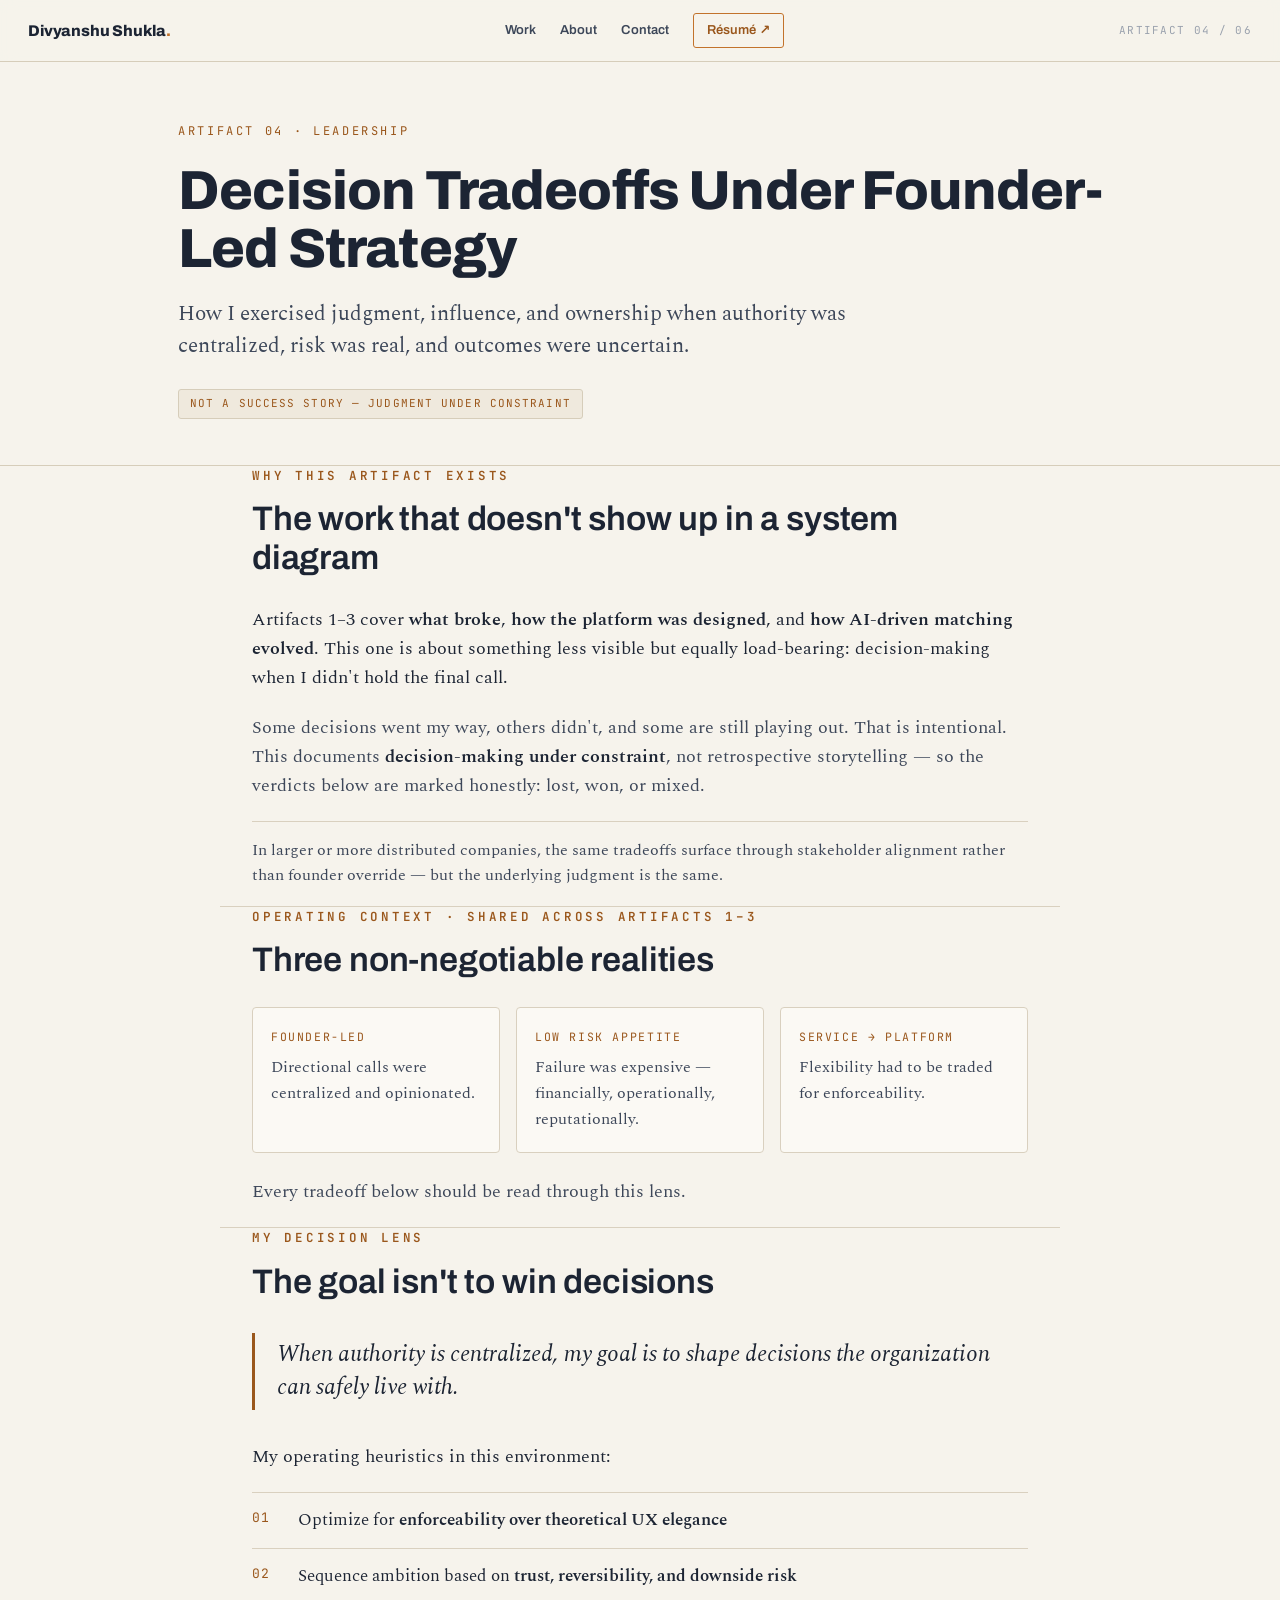
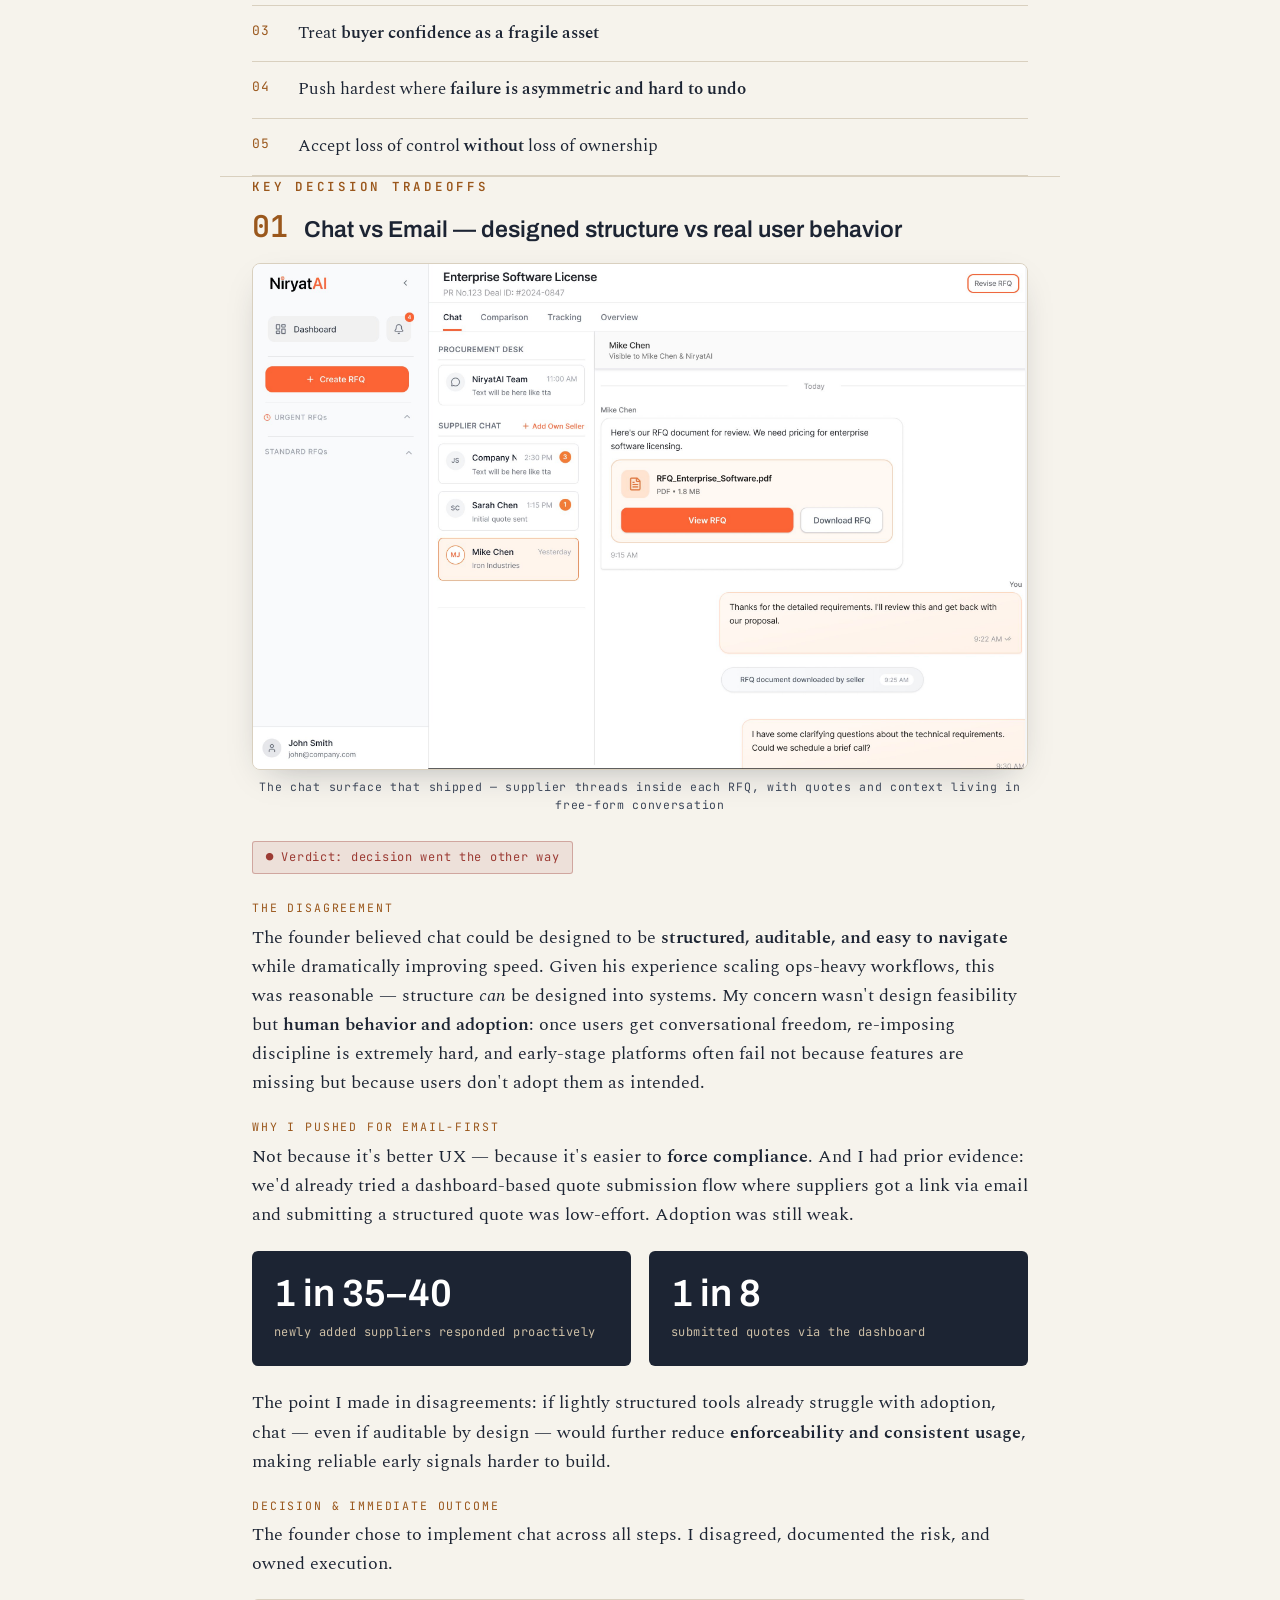
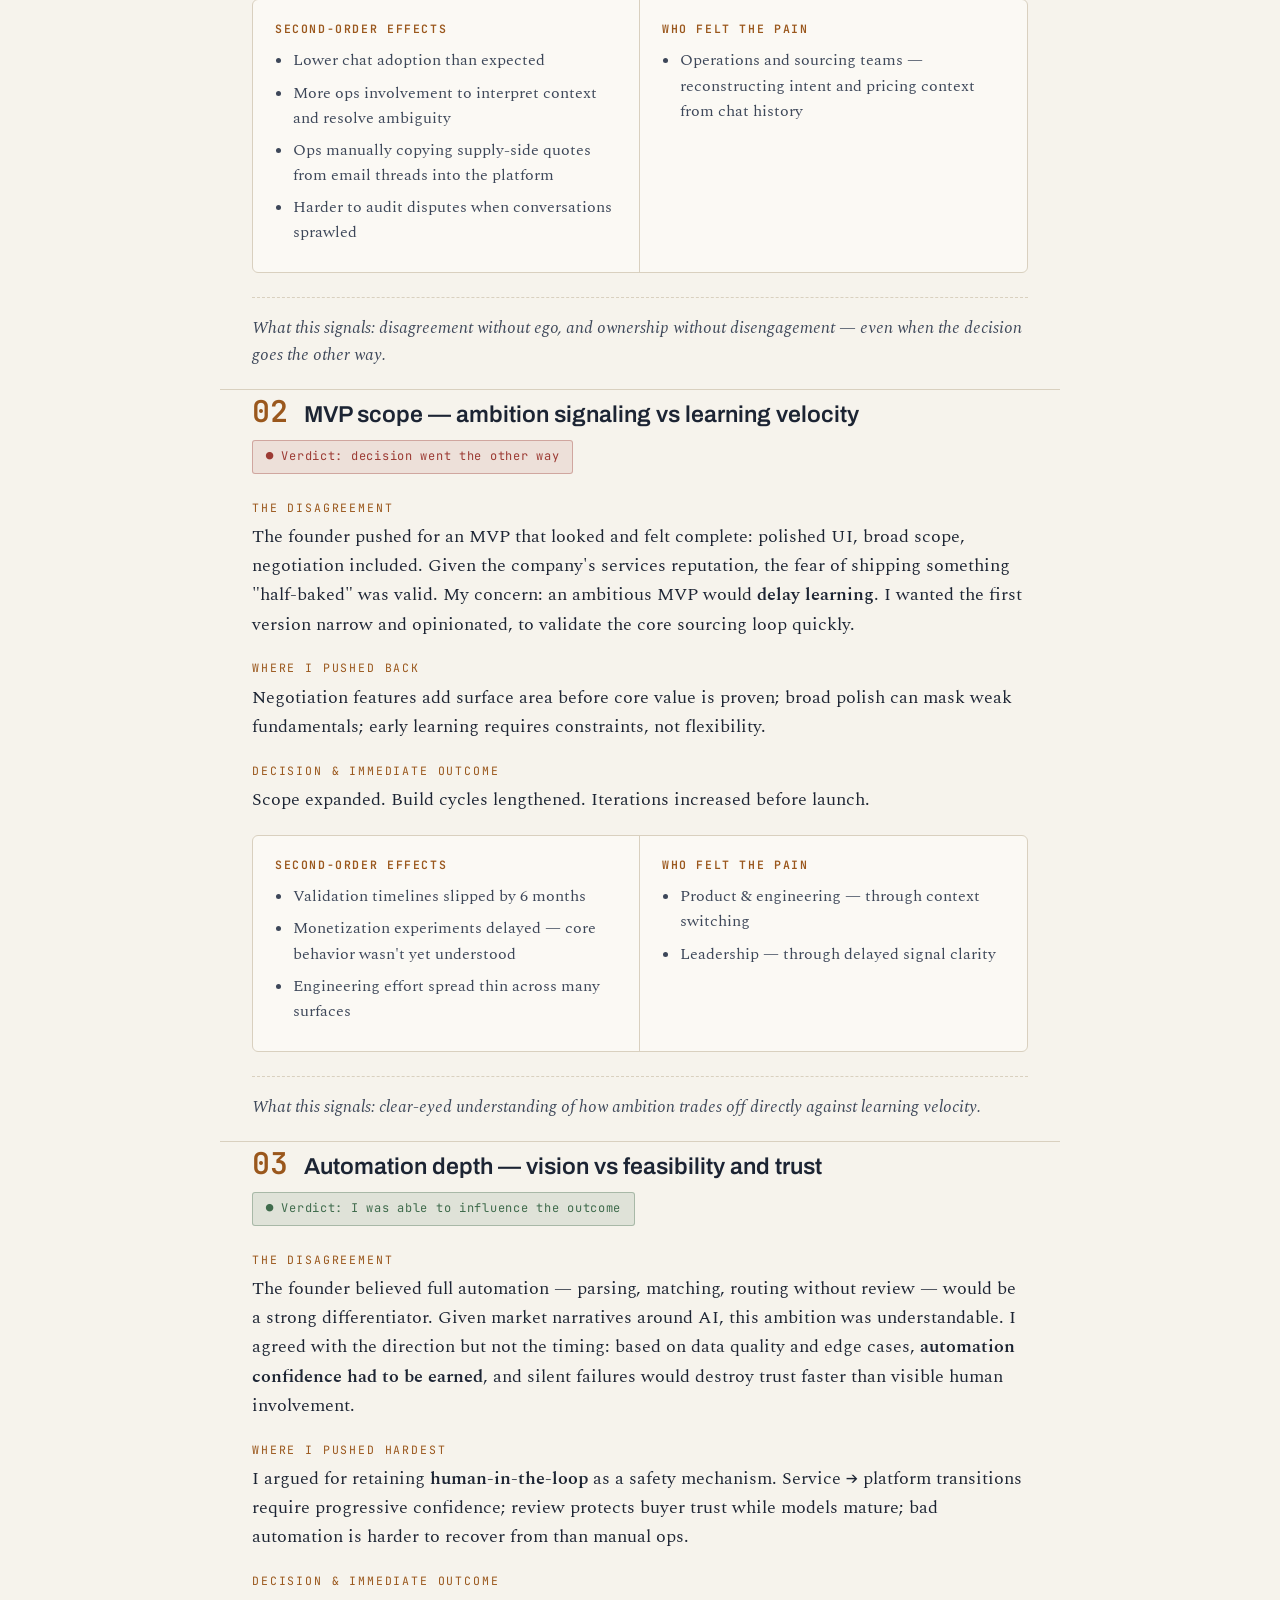
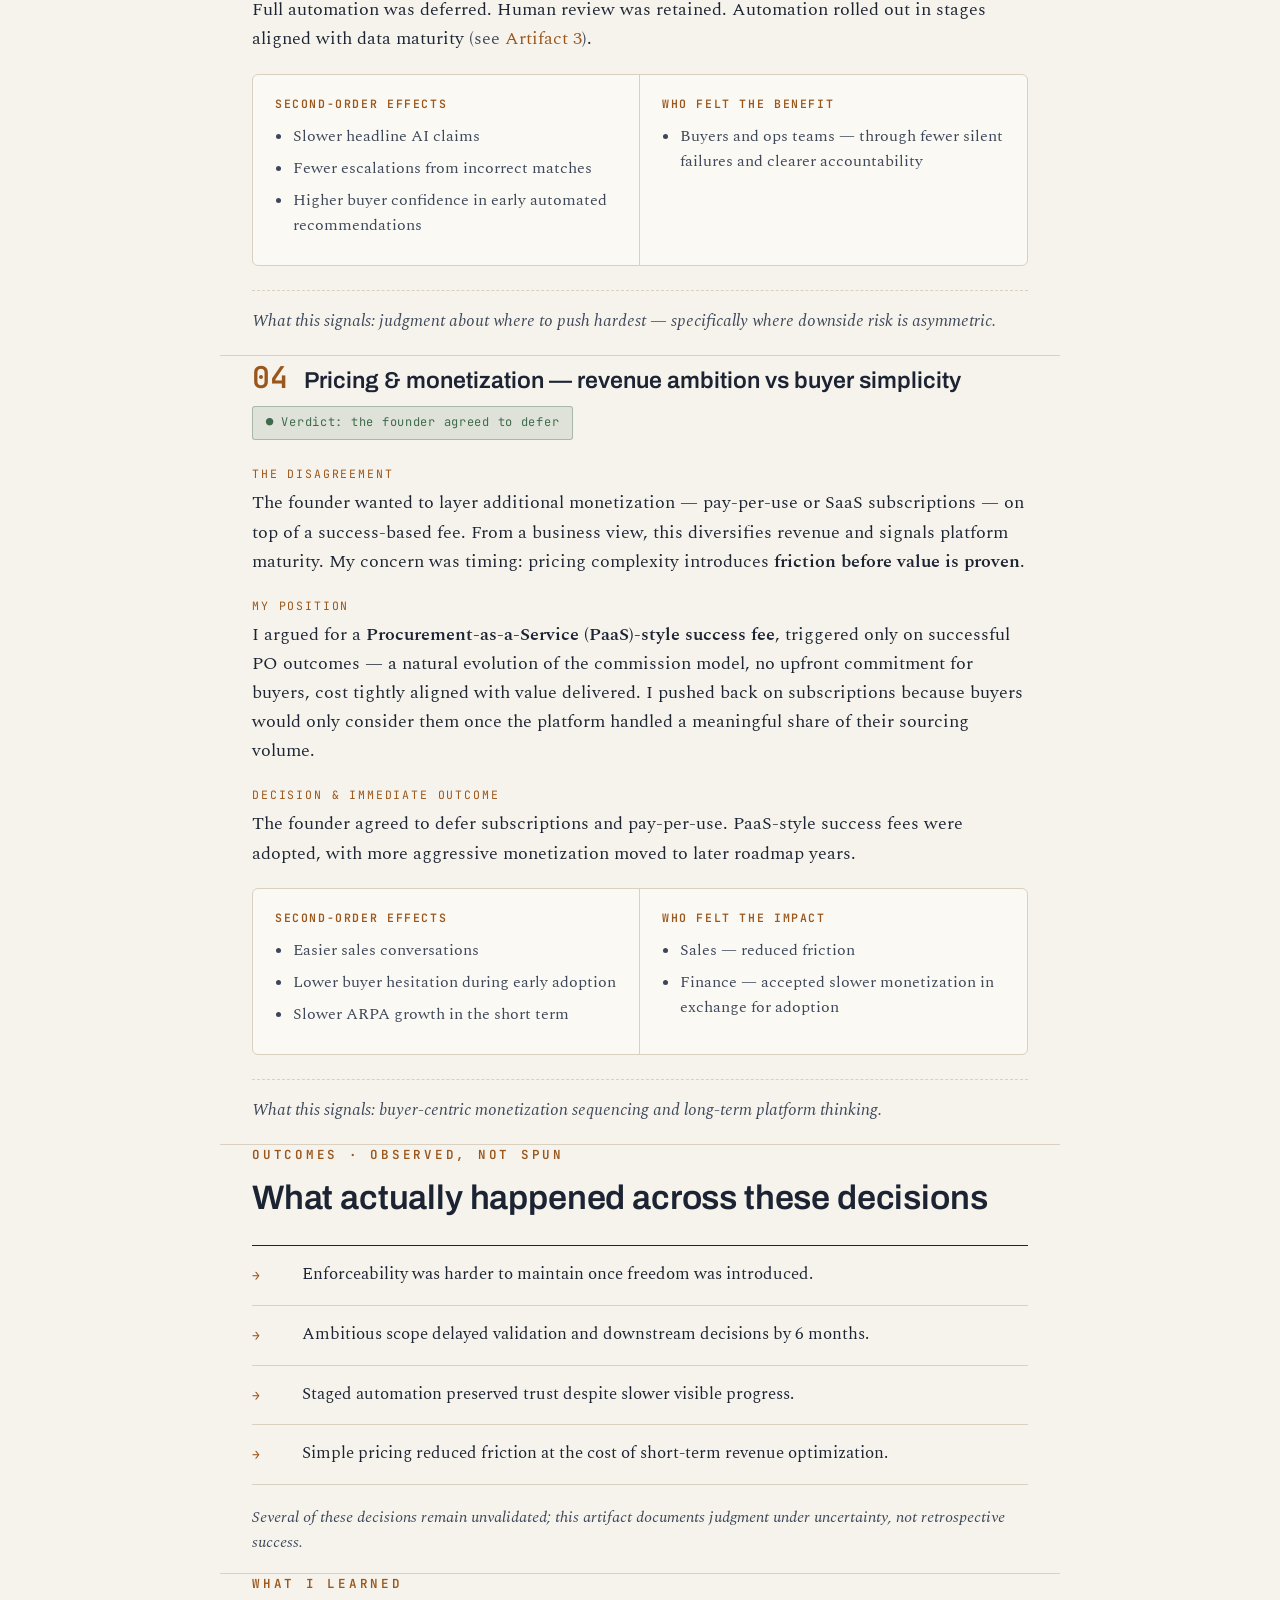
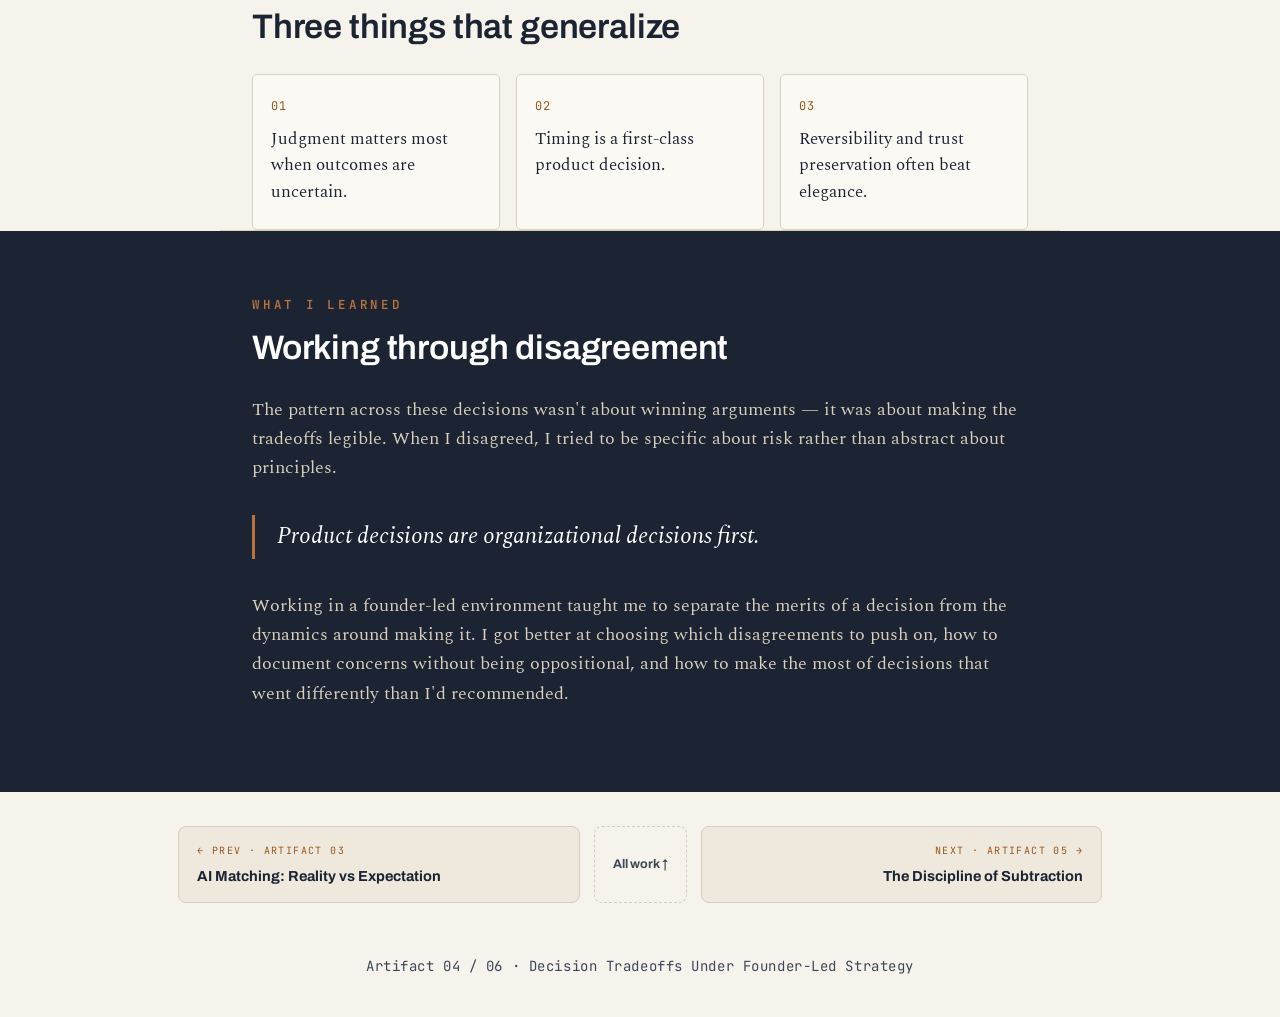
<file: artifact-4-decision-tradeoffs.html>
<!DOCTYPE html>
<html lang="en">
<head>
<meta charset="UTF-8">
<meta name="viewport" content="width=device-width, initial-scale=1.0">
<title>Decision Tradeoffs Under Founder-Led Strategy</title>
<link rel="preconnect" href="https://fonts.googleapis.com">
<link rel="preconnect" href="https://fonts.gstatic.com" crossorigin>
<link href="https://fonts.googleapis.com/css2?family=Spectral:ital,wght@0,400;0,500;0,600;1,400&family=Archivo:wght@400;500;600;700;800&family=JetBrains+Mono:wght@400;500&display=swap" rel="stylesheet">
<link rel="stylesheet" href="assets/pf-chrome.css?v=2">
<style>
  :root{
    --paper:#f6f3ec;
    --paper-2:#efe9dd;
    --ink:#1c2433;
    --ink-2:#3d4759;
    --amber:#9a571c;
    --amber-soft:#b9723a;
    --rule:#d9d0bf;
    --green:#3f6b4c;
    --red:#9c3b34;
    --card:#fbf9f4;
  }
  *{box-sizing:border-box}
  html{scroll-behavior:smooth}
  body{
    margin:0;background:var(--paper);color:var(--ink);
    font-family:'Spectral',Georgia,serif;
    line-height:1.62;font-size:18px;
    -webkit-font-smoothing:antialiased;
  }
  .wrap{max-width:840px;margin:0 auto;padding:0 32px}
  a{color:var(--amber);text-decoration:none}
  a:hover{text-decoration:underline}

  /* eyebrow / labels */
  .eyebrow{
    font-family:'JetBrains Mono',ui-monospace,monospace;
    font-size:12.5px;letter-spacing:.22em;text-transform:uppercase;
    color:var(--amber);font-weight:600;display:block;margin-bottom:14px;
  }

  /* HERO */
  .hero{position:relative;overflow:hidden;border-bottom:1px solid var(--rule)}
  .hero-inner{position:relative;padding:96px 0 72px}
  .hero h1{
    font-size:clamp(34px,6vw,58px);line-height:1.04;margin:.4em 0 .42em;
    font-weight:600;letter-spacing:-.01em;
  }
  .hero .lede{font-size:21px;color:var(--ink-2);max-width:40ch;font-style:italic;line-height:1.5}
  .tag{
    display:inline-block;margin-top:26px;padding:5px 14px;border:1px solid var(--amber);
    border-radius:2px;font-family:'JetBrains Mono',ui-monospace,monospace;font-size:12px;letter-spacing:.14em;
    text-transform:uppercase;color:var(--amber);
  }
  .artnum{
    font-family:'JetBrains Mono',ui-monospace,monospace;font-size:13px;letter-spacing:.2em;color:var(--ink-2);
    text-transform:uppercase;
  }

  /* SECTION */
  section{padding:64px 0;border-bottom:1px solid var(--rule)}
  h2{font-size:clamp(25px,3.6vw,34px);line-height:1.14;margin:.1em 0 .8em;font-weight:600;letter-spacing:-.005em}
  h3{font-size:21px;margin:1.6em 0 .4em;font-weight:600}
  p{margin:0 0 1.15em}
  .muted{color:var(--ink-2)}
  strong{font-weight:600;color:var(--ink)}

  .pull{
    font-size:23px;line-height:1.4;font-style:italic;color:var(--ink);
    border-left:3px solid var(--amber);padding:6px 0 6px 22px;margin:1.4em 0;
  }

  /* operating context cards */
  .context-grid{display:grid;grid-template-columns:repeat(3,1fr);gap:16px;margin-top:8px}
  .ctx{
    background:var(--card);border:1px solid var(--rule);border-radius:4px;padding:20px 18px;
  }
  .ctx .k{font-family:'JetBrains Mono',ui-monospace,monospace;font-size:11.5px;letter-spacing:.14em;text-transform:uppercase;color:var(--amber);margin-bottom:8px}
  .ctx p{font-size:16px;margin:0;color:var(--ink-2)}

  /* heuristics list */
  .heur{list-style:none;padding:0;margin:1em 0 0;counter-reset:h}
  .heur li{
    counter-increment:h;position:relative;padding:14px 0 14px 46px;border-top:1px solid var(--rule);
    font-size:17px;
  }
  .heur li:last-child{border-bottom:1px solid var(--rule)}
  .heur li::before{
    content:counter(h,decimal-leading-zero);position:absolute;left:0;top:14px;
    font-family:'JetBrains Mono',ui-monospace,monospace;font-size:13px;color:var(--amber);letter-spacing:.05em;
  }

  /* DECISION block */
  .decision{margin-top:6px}
  .decision .verdict{margin-top:4px}
  .dhead{display:flex;align-items:baseline;gap:16px;margin-bottom:8px}
  .dnum{
    font-family:'JetBrains Mono',ui-monospace,monospace;font-size:30px;color:var(--amber);font-weight:600;line-height:1;
  }
  .dtitle{font-size:23px;font-weight:600;line-height:1.2}
  .shot{
    width:100%;border-radius:8px;border:1px solid var(--rule);
    box-shadow:0 12px 34px -16px rgba(28,36,51,.35);
    margin:20px 0 8px;display:block;
  }
  .shot-cap{font-family:'JetBrains Mono',ui-monospace,monospace;font-size:11.5px;letter-spacing:.06em;color:var(--ink-2);margin:0 0 22px;text-align:center}
  .sub{font-family:'JetBrains Mono',ui-monospace,monospace;font-size:11.5px;letter-spacing:.16em;text-transform:uppercase;color:var(--amber);margin:1.5em 0 .4em}

  /* verdict chip */
  .verdict{display:inline-flex;align-items:center;gap:8px;font-family:'JetBrains Mono',ui-monospace,monospace;font-size:12px;letter-spacing:.06em;padding:6px 13px;border-radius:3px;margin:2px 0 8px}
  .v-lost{background:rgba(156,59,52,.1);color:var(--red);border:1px solid rgba(156,59,52,.35)}
  .v-won{background:rgba(63,107,76,.12);color:var(--green);border:1px solid rgba(63,107,76,.35)}
  .v-mixed{background:rgba(154,87,28,.1);color:var(--amber);border:1px solid rgba(154,87,28,.35)}

  /* the adoption stat callout */
  .stat-row{display:grid;grid-template-columns:1fr 1fr;gap:18px;margin:22px 0}
  .stat{background:var(--ink);color:var(--paper);border-radius:6px;padding:24px 22px}
  .stat .big{font-size:38px;font-weight:600;letter-spacing:-.01em;line-height:1;color:#fff}
  .stat .lbl{font-family:'JetBrains Mono',ui-monospace,monospace;font-size:12px;letter-spacing:.04em;margin-top:10px;color:#cdbfa6}

  /* second-order / pain split */
  .split{display:grid;grid-template-columns:1fr 1fr;gap:0;border:1px solid var(--rule);border-radius:6px;overflow:hidden;margin-top:20px;background:var(--card)}
  .split > div{padding:20px 22px}
  .split > div:first-child{border-right:1px solid var(--rule)}
  .split h4{margin:0 0 10px;font-family:'JetBrains Mono',ui-monospace,monospace;font-size:11.5px;letter-spacing:.14em;text-transform:uppercase;color:var(--amber);font-weight:600}
  .split ul{margin:0;padding-left:18px;font-size:15.5px;color:var(--ink-2)}
  .split li{margin-bottom:7px}

  .signals{font-style:italic;color:var(--ink-2);border-top:1px dashed var(--rule);padding-top:18px;margin-top:24px;font-size:16.5px}

  /* outcomes ledger */
  .ledger{border-top:1px solid var(--ink)}
  .ledger .row{display:grid;grid-template-columns:34px 1fr;gap:16px;padding:16px 0;border-bottom:1px solid var(--rule);align-items:start}
  .ledger .mark{font-family:'JetBrains Mono',ui-monospace,monospace;color:var(--amber);font-size:13px;padding-top:3px}
  .ledger .row p{margin:0;font-size:16.5px}

  /* learned */
  .learned{display:grid;grid-template-columns:repeat(3,1fr);gap:16px;margin-top:6px}
  .learned .l{background:var(--card);border:1px solid var(--rule);border-radius:5px;padding:22px 18px}
  .learned .l .n{font-family:'JetBrains Mono',ui-monospace,monospace;font-size:12px;color:var(--amber);letter-spacing:.1em}
  .learned .l p{margin:.6em 0 0;font-size:16.5px}

  /* proves / closing */
  .closing{background:var(--ink);color:var(--paper);border:none}
  .closing h2{color:#fff}
  .closing p{color:#d9cfbd}
  .closing .pull{color:#fff;border-left-color:var(--amber-soft)}
  .closing .eyebrow{color:var(--amber-soft)}

  footer{padding:40px 0;text-align:center;color:var(--ink-2);font-size:14px;font-family:'JetBrains Mono',ui-monospace,monospace;letter-spacing:.04em}

  @media (max-width:680px){
    body{font-size:17px}
    .context-grid,.learned{grid-template-columns:1fr}
    .stat-row,.split{grid-template-columns:1fr}
    .split > div:first-child{border-right:none;border-bottom:1px solid var(--rule)}
  }
  @media (prefers-reduced-motion:no-preference){
    .reveal{opacity:0;transform:translateY(14px);transition:opacity .7s ease,transform .7s ease}
    .reveal.in{opacity:1;transform:none}
  }
  h1,h2,h3,.dtitle,.hero h1,.stat .big{font-family:'Archivo',system-ui,sans-serif;}
</style>
</head>
<body>

<nav class="pf-nav">
  <a class="pf-home" href="index.html">Divyanshu Shukla<span class="dot">.</span></a>
  <div class="pf-nav-links">
    <a href="index.html#work">Work</a>
    <a href="index.html#about">About</a>
    <a href="index.html#contact">Contact</a>
    <a class="pf-cta" href="assets/Divyanshu_Shukla_PM_Resume.pdf" target="_blank" rel="noopener">Résumé ↗</a>
  </div>
  <span class="pf-nav-num">Artifact 04 / 06</span>
</nav>

<header class="pf-hero">
  <div class="pf-hero-in">
    <p class="pf-eyebrow">Artifact 04 · Leadership</p>
    <h1 class="pf-title">Decision Tradeoffs Under Founder-Led Strategy</h1>
    <p class="pf-standfirst">How I exercised judgment, influence, and ownership when authority was centralized, risk was real, and outcomes were uncertain.</p>
    <div class="pf-tags"><span>Not a success story — judgment under constraint</span></div>
  </div>
</header>

<section class="wrap reveal">
  <div class="eyebrow">Why this artifact exists</div>
  <h2>The work that doesn't show up in a system diagram</h2>
  <p>Artifacts 1–3 cover <strong>what broke</strong>, <strong>how the platform was designed</strong>, and <strong>how AI-driven matching evolved</strong>. This one is about something less visible but equally load-bearing: decision-making when I didn't hold the final call.</p>
  <p class="muted">Some decisions went my way, others didn't, and some are still playing out. That is intentional. This documents <strong>decision-making under constraint</strong>, not retrospective storytelling — so the verdicts below are marked honestly: lost, won, or mixed.</p>
  <p class="muted" style="font-size:15.5px;border-top:1px solid var(--rule);padding-top:16px">In larger or more distributed companies, the same tradeoffs surface through stakeholder alignment rather than founder override — but the underlying judgment is the same.</p>
</section>

<section class="wrap reveal">
  <div class="eyebrow">Operating context · shared across Artifacts 1–3</div>
  <h2>Three non-negotiable realities</h2>
  <div class="context-grid">
    <div class="ctx"><div class="k">Founder-led</div><p>Directional calls were centralized and opinionated.</p></div>
    <div class="ctx"><div class="k">Low risk appetite</div><p>Failure was expensive — financially, operationally, reputationally.</p></div>
    <div class="ctx"><div class="k">Service → platform</div><p>Flexibility had to be traded for enforceability.</p></div>
  </div>
  <p class="muted" style="margin-top:24px">Every tradeoff below should be read through this lens.</p>
</section>

<section class="wrap reveal">
  <div class="eyebrow">My decision lens</div>
  <h2>The goal isn't to win decisions</h2>
  <p class="pull">When authority is centralized, my goal is to shape decisions the organization can safely live with.</p>
  <p>My operating heuristics in this environment:</p>
  <ul class="heur">
    <li>Optimize for <strong>enforceability over theoretical UX elegance</strong></li>
    <li>Sequence ambition based on <strong>trust, reversibility, and downside risk</strong></li>
    <li>Treat <strong>buyer confidence as a fragile asset</strong></li>
    <li>Push hardest where <strong>failure is asymmetric and hard to undo</strong></li>
    <li>Accept loss of control <strong>without</strong> loss of ownership</li>
  </ul>
</section>

<!-- DECISION 1 -->
<section class="wrap reveal">
  <div class="eyebrow">Key decision tradeoffs</div>
  <div class="decision">
    <div class="dhead"><span class="dnum">01</span><span class="dtitle">Chat vs Email — designed structure vs real user behavior</span></div>
    <img class="shot" src="[data-uri]" alt="NiryatAI chat interface — supplier conversation thread on an Enterprise Software License RFQ">
    <p class="shot-cap">The chat surface that shipped — supplier threads inside each RFQ, with quotes and context living in free-form conversation</p>
    <div class="verdict v-lost">● Verdict: decision went the other way</div>

    <div class="sub">The disagreement</div>
    <p>The founder believed chat could be designed to be <strong>structured, auditable, and easy to navigate</strong> while dramatically improving speed. Given his experience scaling ops-heavy workflows, this was reasonable — structure <em>can</em> be designed into systems. My concern wasn't design feasibility but <strong>human behavior and adoption</strong>: once users get conversational freedom, re-imposing discipline is extremely hard, and early-stage platforms often fail not because features are missing but because users don't adopt them as intended.</p>

    <div class="sub">Why I pushed for email-first</div>
    <p>Not because it's better UX — because it's easier to <strong>force compliance</strong>. And I had prior evidence: we'd already tried a dashboard-based quote submission flow where suppliers got a link via email and submitting a structured quote was low-effort. Adoption was still weak.</p>
    <div class="stat-row">
      <div class="stat"><div class="big">1 in 35–40</div><div class="lbl">newly added suppliers responded proactively</div></div>
      <div class="stat"><div class="big">1 in 8</div><div class="lbl">submitted quotes via the dashboard</div></div>
    </div>
    <p>The point I made in disagreements: if lightly structured tools already struggle with adoption, chat — even if auditable by design — would further reduce <strong>enforceability and consistent usage</strong>, making reliable early signals harder to build.</p>

    <div class="sub">Decision &amp; immediate outcome</div>
    <p>The founder chose to implement chat across all steps. I disagreed, documented the risk, and owned execution.</p>

    <div class="split">
      <div><h4>Second-order effects</h4><ul>
        <li>Lower chat adoption than expected</li>
        <li>More ops involvement to interpret context and resolve ambiguity</li>
        <li>Ops manually copying supply-side quotes from email threads into the platform</li>
        <li>Harder to audit disputes when conversations sprawled</li>
      </ul></div>
      <div><h4>Who felt the pain</h4><ul>
        <li>Operations and sourcing teams — reconstructing intent and pricing context from chat history</li>
      </ul></div>
    </div>
    <p class="signals">What this signals: disagreement without ego, and ownership without disengagement — even when the decision goes the other way.</p>
  </div>
</section>

<!-- DECISION 2 -->
<section class="wrap reveal">
  <div class="decision">
    <div class="dhead"><span class="dnum">02</span><span class="dtitle">MVP scope — ambition signaling vs learning velocity</span></div>
    <div class="verdict v-lost">● Verdict: decision went the other way</div>

    <div class="sub">The disagreement</div>
    <p>The founder pushed for an MVP that looked and felt complete: polished UI, broad scope, negotiation included. Given the company's services reputation, the fear of shipping something "half-baked" was valid. My concern: an ambitious MVP would <strong>delay learning</strong>. I wanted the first version narrow and opinionated, to validate the core sourcing loop quickly.</p>

    <div class="sub">Where I pushed back</div>
    <p>Negotiation features add surface area before core value is proven; broad polish can mask weak fundamentals; early learning requires constraints, not flexibility.</p>

    <div class="sub">Decision &amp; immediate outcome</div>
    <p>Scope expanded. Build cycles lengthened. Iterations increased before launch.</p>

    <div class="split">
      <div><h4>Second-order effects</h4><ul>
        <li>Validation timelines slipped by 6 months</li>
        <li>Monetization experiments delayed — core behavior wasn't yet understood</li>
        <li>Engineering effort spread thin across many surfaces</li>
      </ul></div>
      <div><h4>Who felt the pain</h4><ul>
        <li>Product &amp; engineering — through context switching</li>
        <li>Leadership — through delayed signal clarity</li>
      </ul></div>
    </div>
    <p class="signals">What this signals: clear-eyed understanding of how ambition trades off directly against learning velocity.</p>
  </div>
</section>

<!-- DECISION 3 -->
<section class="wrap reveal">
  <div class="decision">
    <div class="dhead"><span class="dnum">03</span><span class="dtitle">Automation depth — vision vs feasibility and trust</span></div>
    <div class="verdict v-won">● Verdict: I was able to influence the outcome</div>

    <div class="sub">The disagreement</div>
    <p>The founder believed full automation — parsing, matching, routing without review — would be a strong differentiator. Given market narratives around AI, this ambition was understandable. I agreed with the direction but not the timing: based on data quality and edge cases, <strong>automation confidence had to be earned</strong>, and silent failures would destroy trust faster than visible human involvement.</p>

    <div class="sub">Where I pushed hardest</div>
    <p>I argued for retaining <strong>human-in-the-loop</strong> as a safety mechanism. Service → platform transitions require progressive confidence; review protects buyer trust while models mature; bad automation is harder to recover from than manual ops.</p>

    <div class="sub">Decision &amp; immediate outcome</div>
    <p>Full automation was deferred. Human review was retained. Automation rolled out in stages aligned with data maturity <span class="muted">(see <a href="artifact-3-ai-matching.html">Artifact 3</a>)</span>.</p>

    <div class="split">
      <div><h4>Second-order effects</h4><ul>
        <li>Slower headline AI claims</li>
        <li>Fewer escalations from incorrect matches</li>
        <li>Higher buyer confidence in early automated recommendations</li>
      </ul></div>
      <div><h4>Who felt the benefit</h4><ul>
        <li>Buyers and ops teams — through fewer silent failures and clearer accountability</li>
      </ul></div>
    </div>
    <p class="signals">What this signals: judgment about where to push hardest — specifically where downside risk is asymmetric.</p>
  </div>
</section>

<!-- DECISION 4 -->
<section class="wrap reveal">
  <div class="decision">
    <div class="dhead"><span class="dnum">04</span><span class="dtitle">Pricing &amp; monetization — revenue ambition vs buyer simplicity</span></div>
    <div class="verdict v-won">● Verdict: the founder agreed to defer</div>

    <div class="sub">The disagreement</div>
    <p>The founder wanted to layer additional monetization — pay-per-use or SaaS subscriptions — on top of a success-based fee. From a business view, this diversifies revenue and signals platform maturity. My concern was timing: pricing complexity introduces <strong>friction before value is proven</strong>.</p>

    <div class="sub">My position</div>
    <p>I argued for a <strong>Procurement-as-a-Service (PaaS)-style success fee</strong>, triggered only on successful PO outcomes — a natural evolution of the commission model, no upfront commitment for buyers, cost tightly aligned with value delivered. I pushed back on subscriptions because buyers would only consider them once the platform handled a meaningful share of their sourcing volume.</p>

    <div class="sub">Decision &amp; immediate outcome</div>
    <p>The founder agreed to defer subscriptions and pay-per-use. PaaS-style success fees were adopted, with more aggressive monetization moved to later roadmap years.</p>

    <div class="split">
      <div><h4>Second-order effects</h4><ul>
        <li>Easier sales conversations</li>
        <li>Lower buyer hesitation during early adoption</li>
        <li>Slower ARPA growth in the short term</li>
      </ul></div>
      <div><h4>Who felt the impact</h4><ul>
        <li>Sales — reduced friction</li>
        <li>Finance — accepted slower monetization in exchange for adoption</li>
      </ul></div>
    </div>
    <p class="signals">What this signals: buyer-centric monetization sequencing and long-term platform thinking.</p>
  </div>
</section>

<section class="wrap reveal">
  <div class="eyebrow">Outcomes · observed, not spun</div>
  <h2>What actually happened across these decisions</h2>
  <div class="ledger">
    <div class="row"><div class="mark">→</div><p>Enforceability was harder to maintain once freedom was introduced.</p></div>
    <div class="row"><div class="mark">→</div><p>Ambitious scope delayed validation and downstream decisions by 6 months.</p></div>
    <div class="row"><div class="mark">→</div><p>Staged automation preserved trust despite slower visible progress.</p></div>
    <div class="row"><div class="mark">→</div><p>Simple pricing reduced friction at the cost of short-term revenue optimization.</p></div>
  </div>
  <p class="muted" style="margin-top:20px;font-style:italic;font-size:15.5px">Several of these decisions remain unvalidated; this artifact documents judgment under uncertainty, not retrospective success.</p>
</section>

<section class="wrap reveal">
  <div class="eyebrow">What I learned</div>
  <h2>Three things that generalize</h2>
  <div class="learned">
    <div class="l"><div class="n">01</div><p>Judgment matters most when outcomes are uncertain.</p></div>
    <div class="l"><div class="n">02</div><p>Timing is a first-class product decision.</p></div>
    <div class="l"><div class="n">03</div><p>Reversibility and trust preservation often beat elegance.</p></div>
  </div>
</section>

<section class="closing">
  <div class="wrap">
    <div class="eyebrow">What I learned</div>
    <h2>Working through disagreement</h2>
    <p>The pattern across these decisions wasn't about winning arguments — it was about making the tradeoffs legible. When I disagreed, I tried to be specific about risk rather than abstract about principles.</p>
    <p class="pull">Product decisions are organizational decisions first.</p>
    <p>Working in a founder-led environment taught me to separate the merits of a decision from the dynamics around making it. I got better at choosing which disagreements to push on, how to document concerns without being oppositional, and how to make the most of decisions that went differently than I'd recommended.</p>
  </div>
</section>

<nav class="pf-pager">
  <a class="prev" href="artifact-3-ai-matching.html"><span class="k">← Prev · Artifact 03</span><span class="t">AI Matching: Reality vs Expectation</span></a>
  <a class="index" href="index.html#work">All work ↑</a>
  <a class="next" href="artifact-5-granola-teardown.html"><span class="k">Next · Artifact 05 →</span><span class="t">The Discipline of Subtraction</span></a>
</nav>

<footer>Artifact 04 / 06 · Decision Tradeoffs Under Founder-Led Strategy</footer>

<script>
  const io=new IntersectionObserver((es)=>{es.forEach(e=>{if(e.isIntersecting){e.target.classList.add('in');io.unobserve(e.target)}})},{threshold:.12});
  document.querySelectorAll('.reveal').forEach(el=>io.observe(el));
</script>
</body>
</html>
</file>
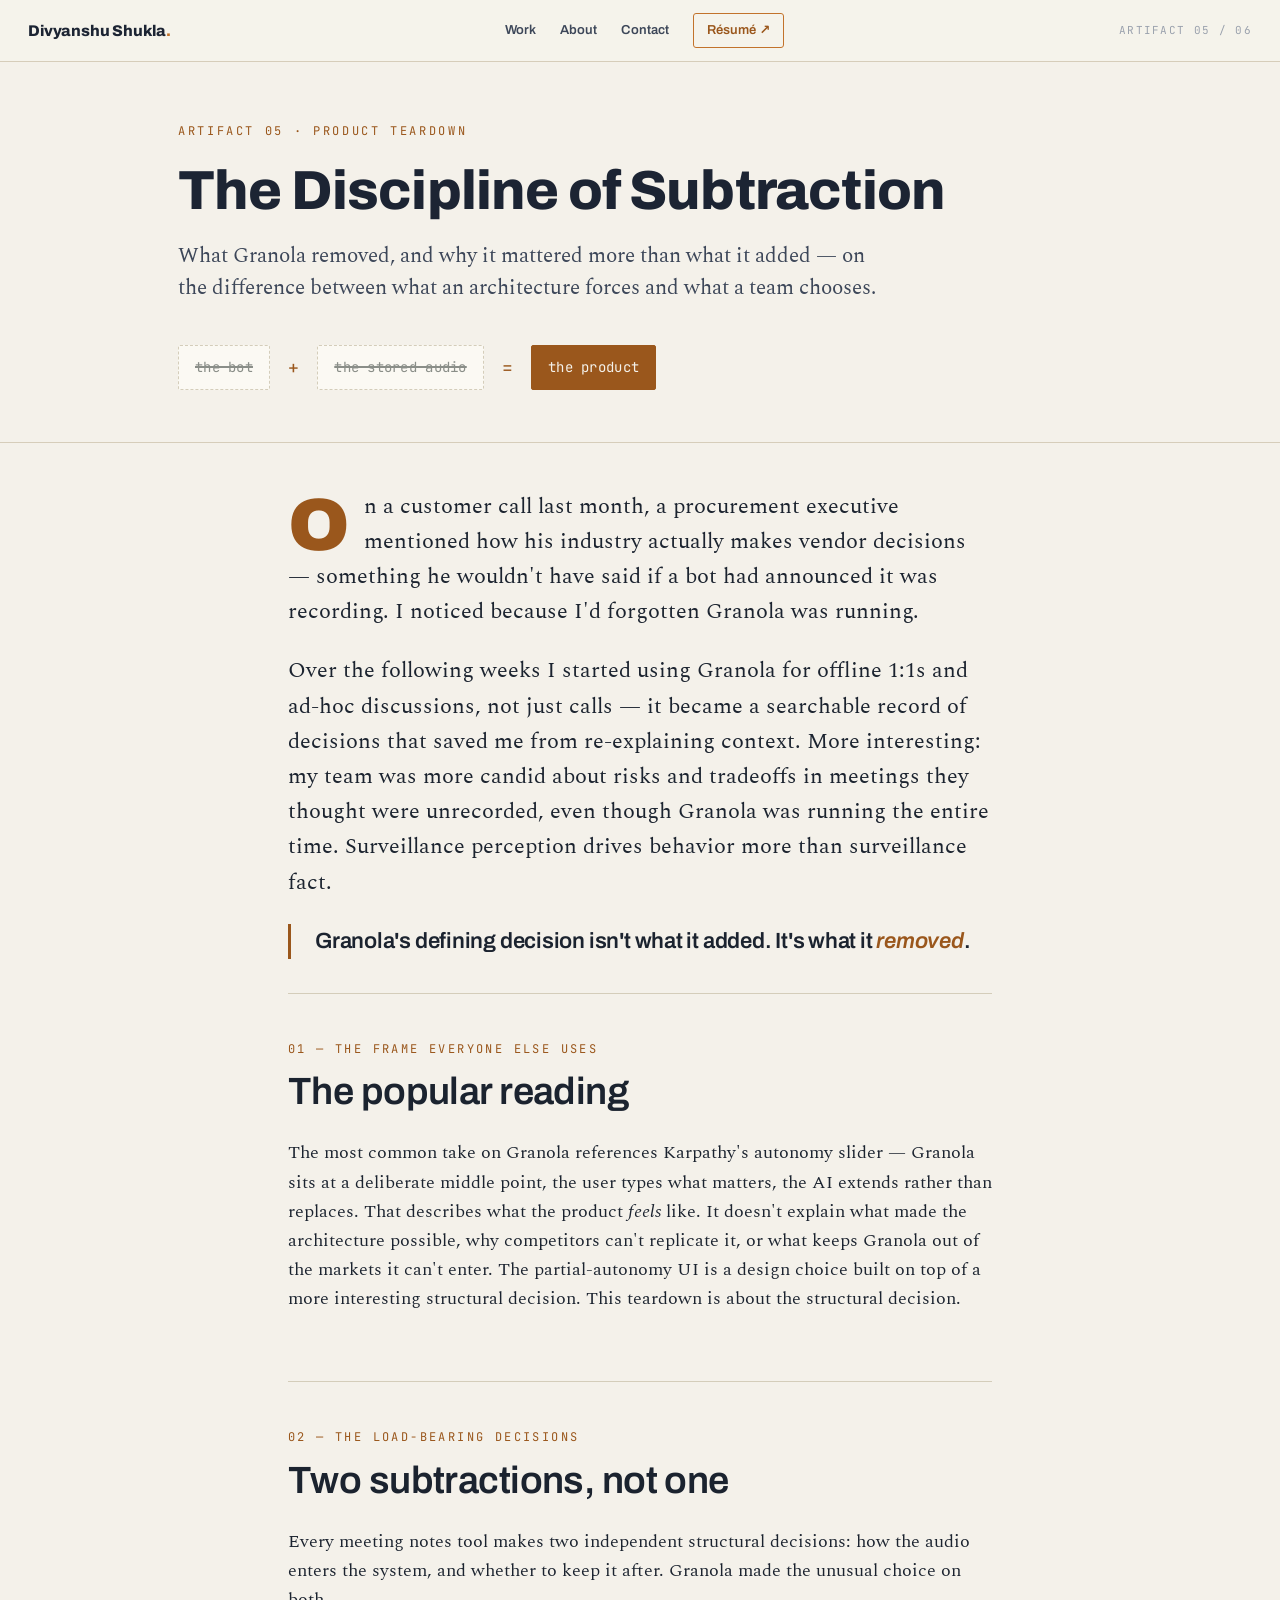
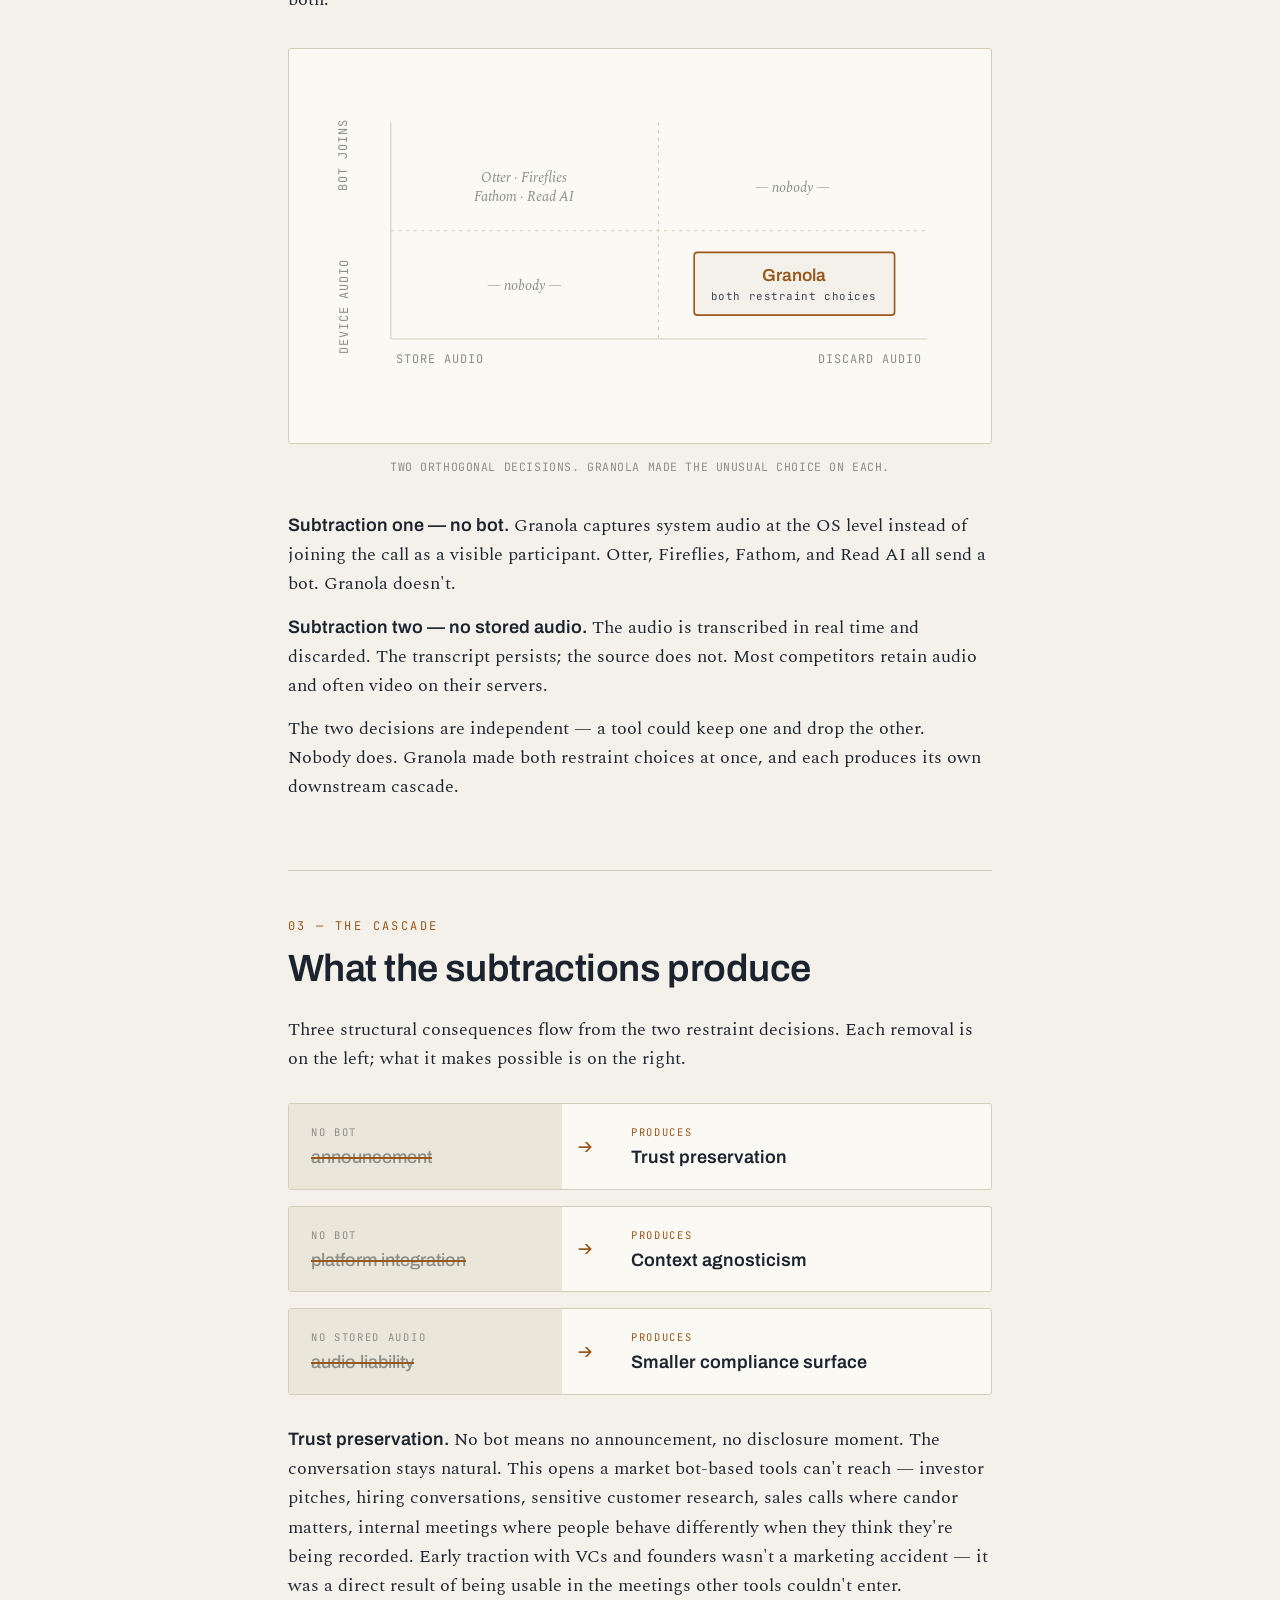
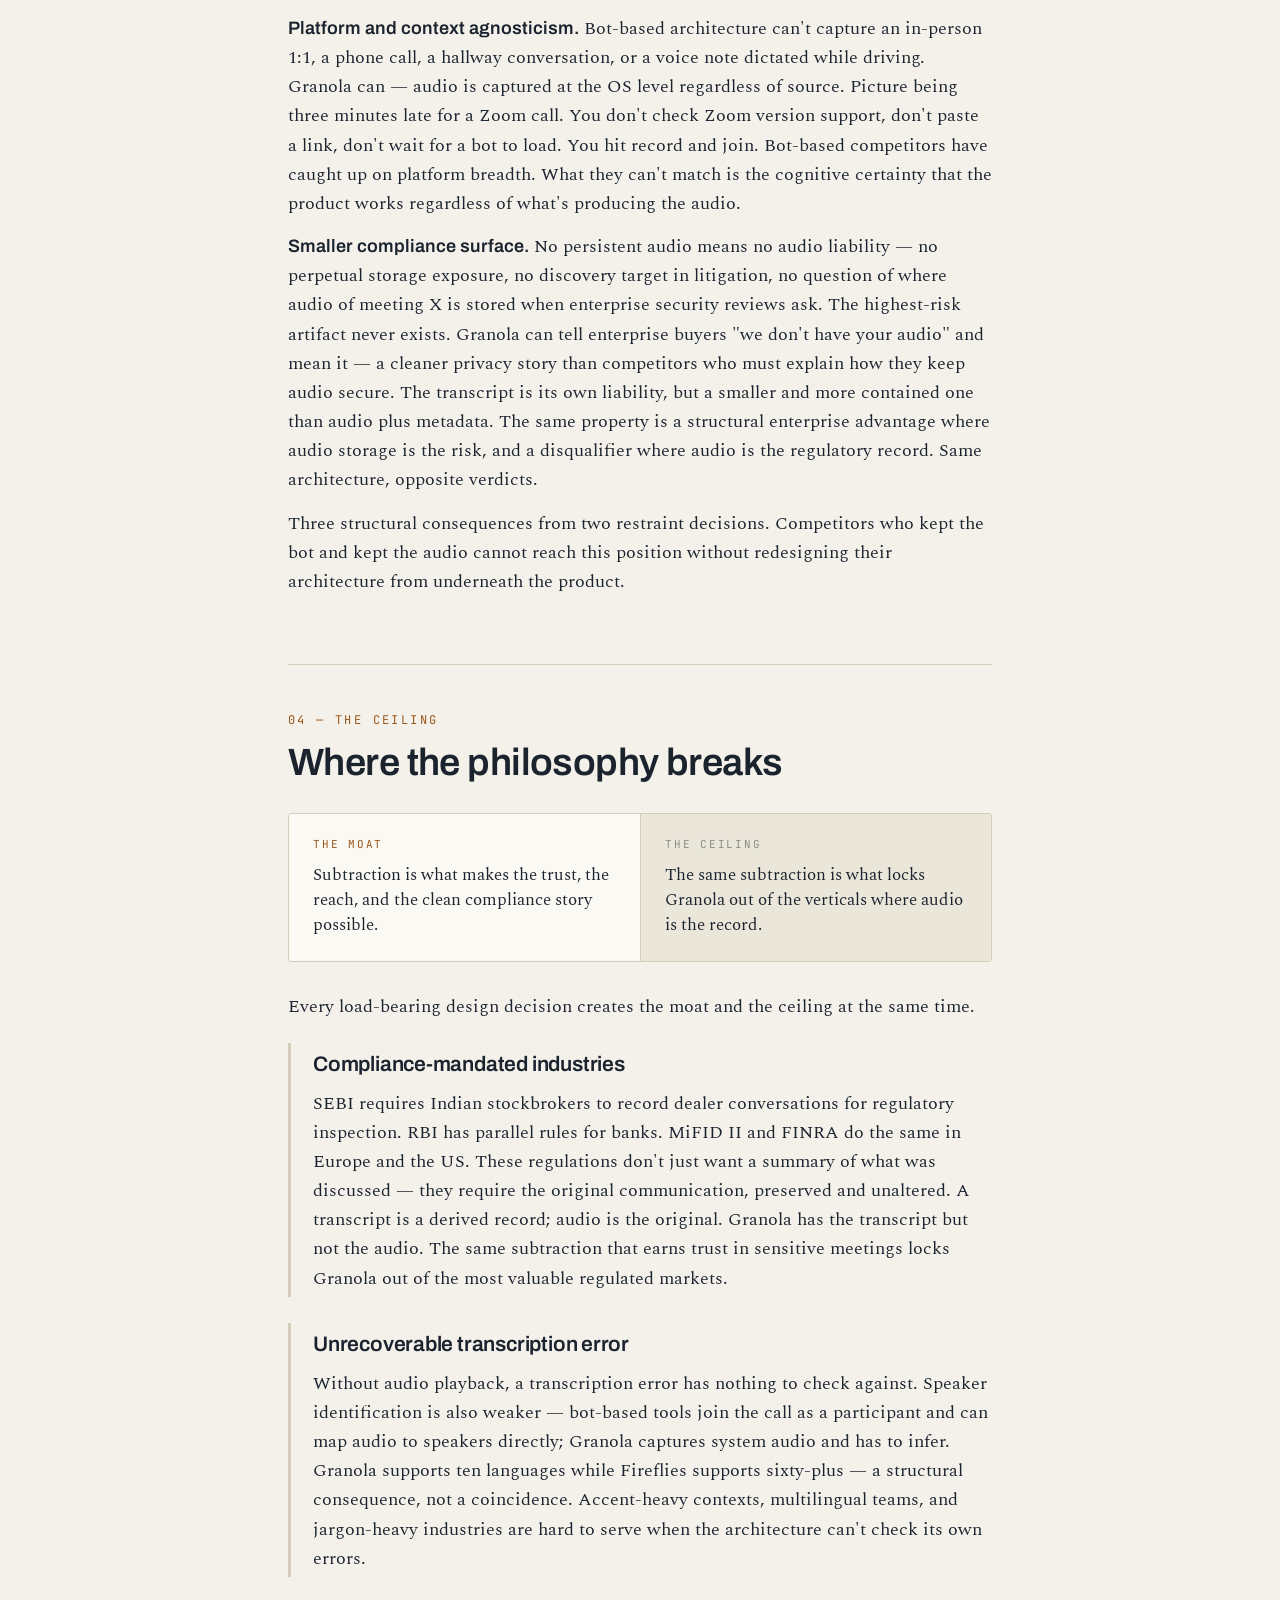
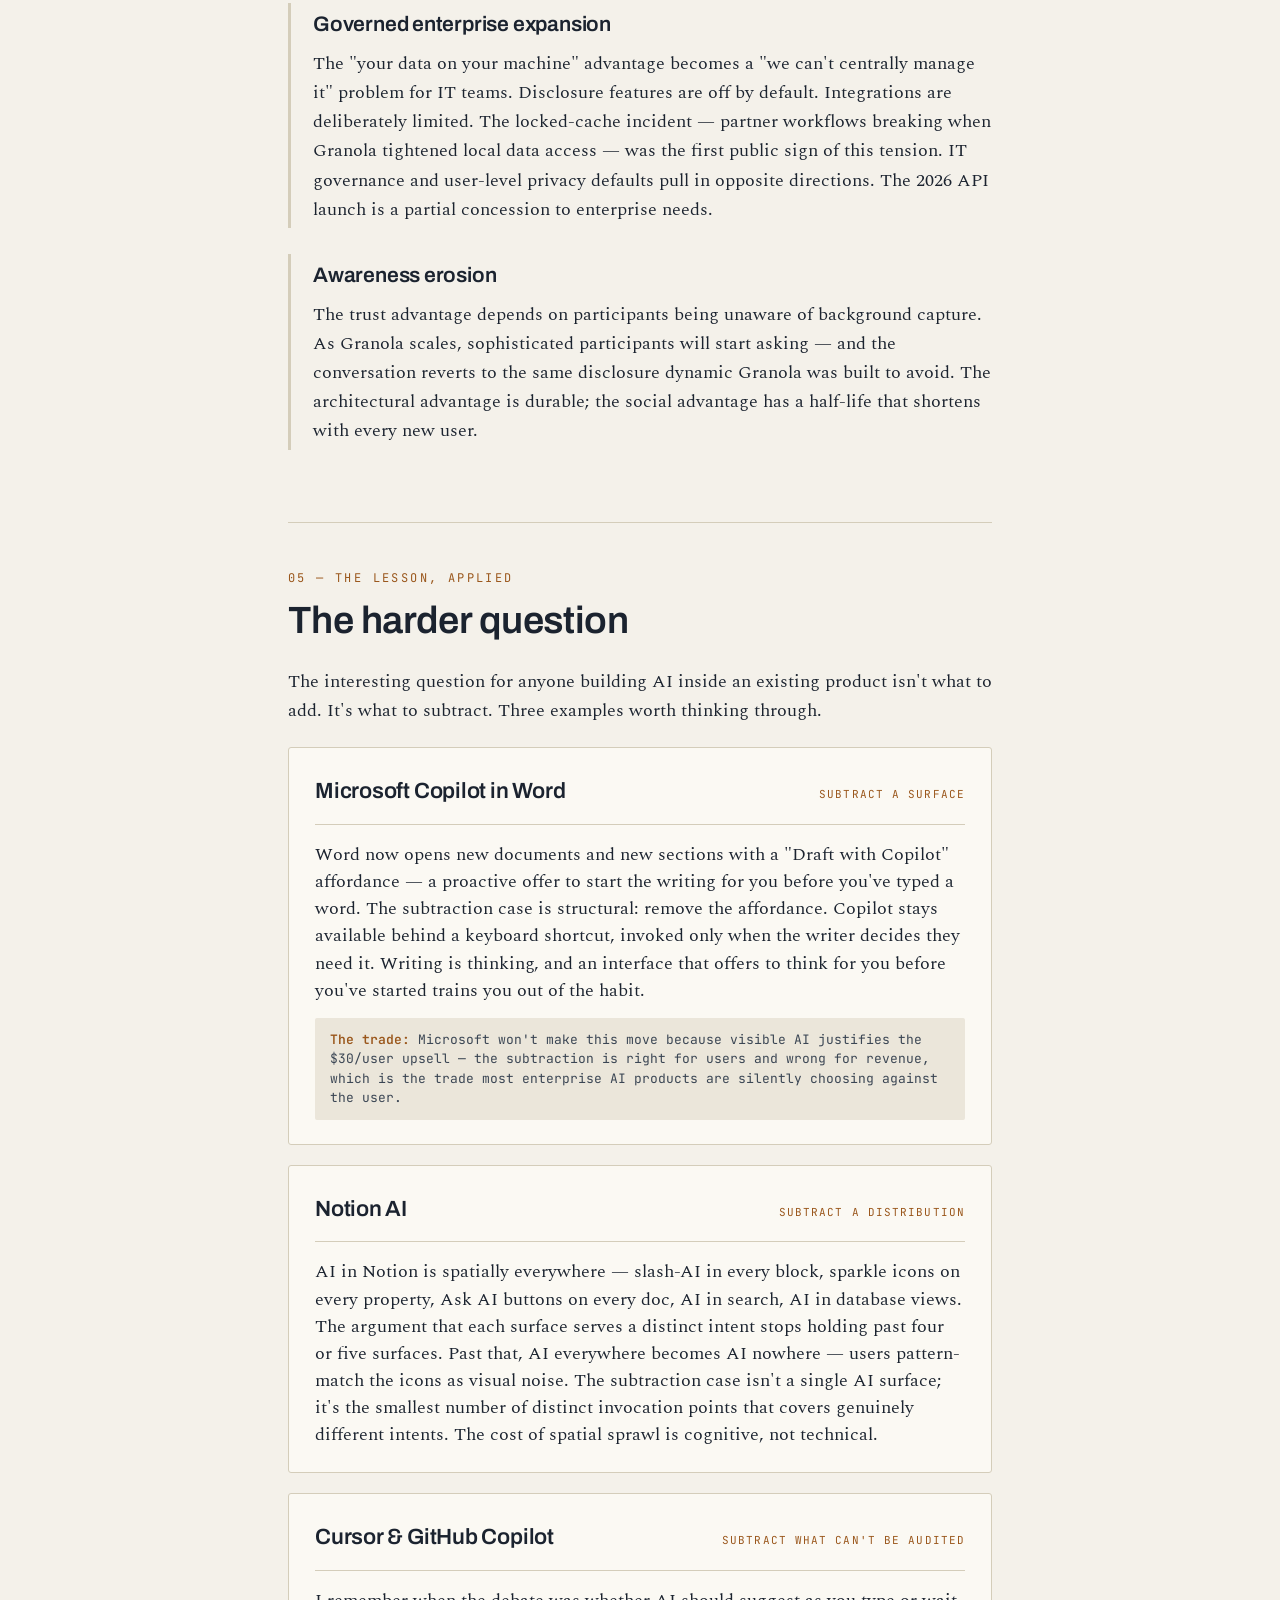
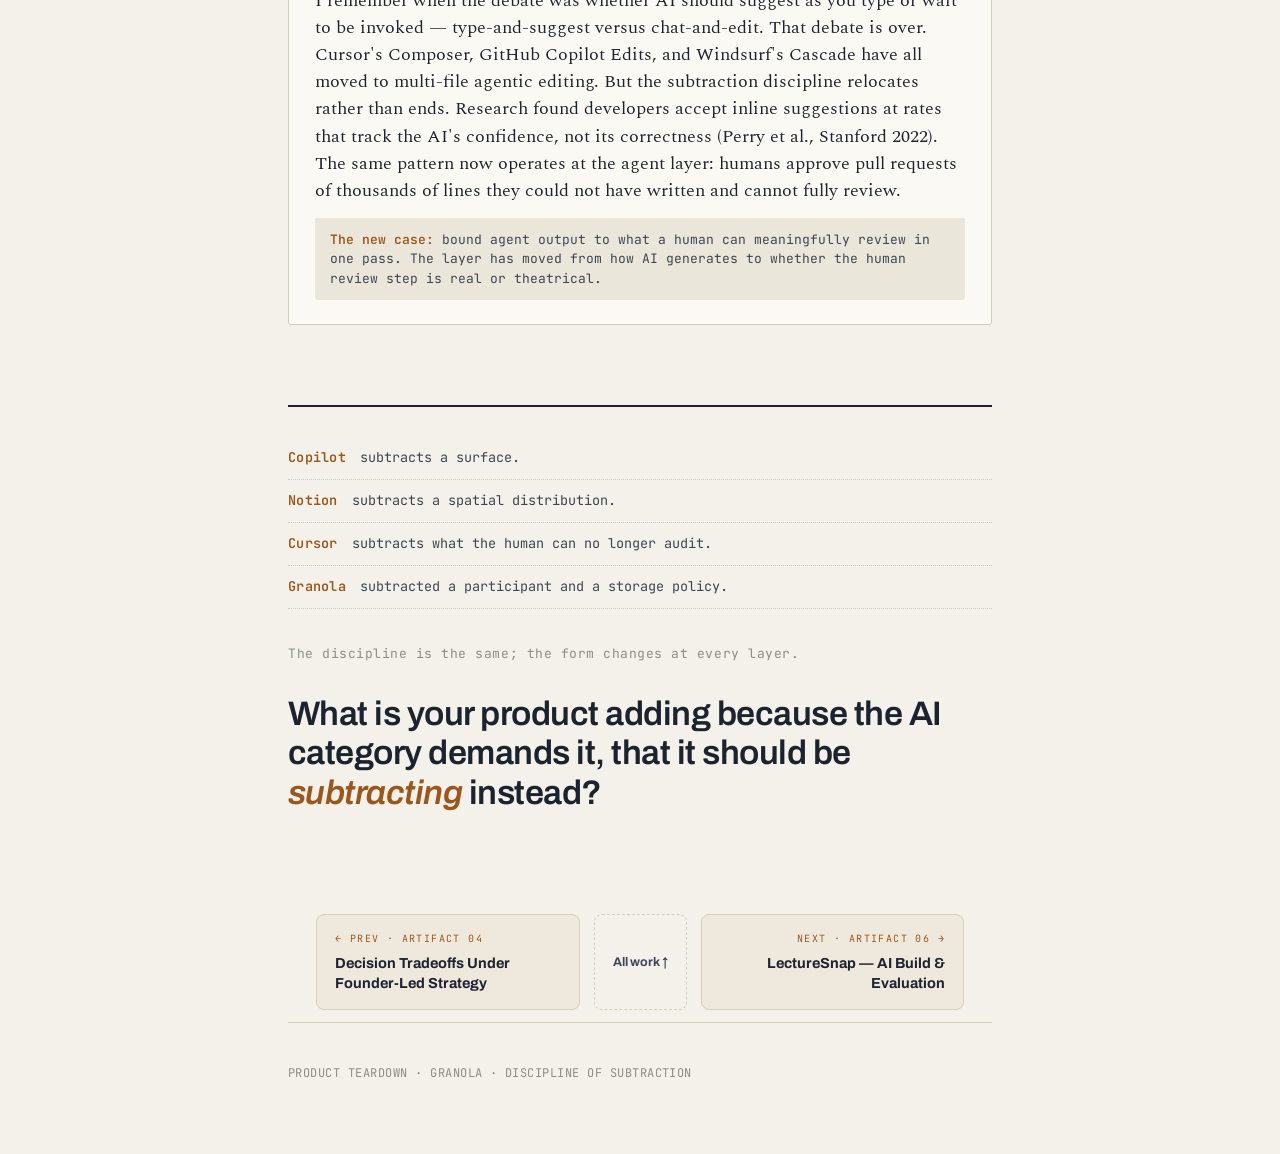
<file: artifact-5-granola-teardown.html>
<!DOCTYPE html>
<html lang="en">
<head>
<meta charset="UTF-8">
<meta name="viewport" content="width=device-width, initial-scale=1.0">
<title>The Discipline of Subtraction — A Teardown of Granola</title>
<style>
  @import url('https://fonts.googleapis.com/css2?family=Spectral:ital,wght@0,400;0,500;0,600;1,400&family=Archivo:wght@400;500;600;700;800&family=JetBrains+Mono:wght@400;500&display=swap');

  :root{
    --paper:#f4f1ea;
    --paper-deep:#ebe6da;
    --ink:#1b232f;
    --ink-soft:#3b4654;
    --slate:#8a8e88;          /* ghosted / removed state */
    --amber:#9a571c;          /* signal: the consequence */
    --amber-bright:#c06a1f;
    --rule:#d4cdba;
    --card:#fbf9f3;
    --shadow:rgba(27,35,47,.07);
  }

  *{box-sizing:border-box;margin:0;padding:0;}
  html{scroll-behavior:smooth;}
  body{
    background:var(--paper);
    color:var(--ink);
    font-family:'Spectral',Georgia,serif;
    font-size:18px;
    line-height:1.62;
    -webkit-font-smoothing:antialiased;
    text-rendering:optimizeLegibility;
  }
  ::selection{background:var(--amber);color:var(--paper);}

  .wrap{max-width:760px;margin:0 auto;padding:0 28px;}

  /* ---------- HERO ---------- */
  .hero{
    padding:90px 0 54px;
    border-bottom:1px solid var(--rule);
    margin-bottom:8px;
  }
  .eyebrow{
    font-family:'JetBrains Mono',monospace;
    font-size:12px;
    letter-spacing:.28em;
    text-transform:uppercase;
    color:var(--amber);
    margin-bottom:30px;
    display:flex;
    align-items:center;
    gap:14px;
  }
  .eyebrow::after{content:"";flex:1;height:1px;background:var(--rule);}

  h1.title{
    font-family:'Archivo',system-ui,sans-serif;
    font-weight:900;
    font-size:clamp(42px,8vw,76px);
    line-height:.98;
    letter-spacing:-.022em;
    margin-bottom:26px;
  }
  h1.title .sub{
    display:block;
    font-weight:500;
    font-size:clamp(18px,3.4vw,26px);
    letter-spacing:0;
    color:var(--ink-soft);
    margin-top:18px;
    font-family:'Archivo',system-ui,sans-serif;
    font-style:italic;
  }

  /* signature equation in hero */
  .equation{
    margin:40px 0 6px;
    display:flex;
    align-items:center;
    gap:18px;
    flex-wrap:wrap;
    font-family:'JetBrains Mono',monospace;
    font-size:14px;
    letter-spacing:.02em;
  }
  .eq-term{
    padding:10px 16px;
    border:1px solid var(--rule);
    background:var(--card);
    border-radius:2px;
    color:var(--ink-soft);
  }
  .eq-term.removed{
    color:var(--slate);
    text-decoration:line-through;
    text-decoration-thickness:1.5px;
    border-style:dashed;
  }
  .eq-op{color:var(--amber);font-size:18px;}
  .eq-term.result{
    color:var(--paper);
    background:var(--amber);
    border-color:var(--amber);
  }

  .byline{
    margin-top:34px;
    font-family:'JetBrains Mono',monospace;
    font-size:12.5px;
    letter-spacing:.04em;
    color:var(--slate);
    line-height:1.7;
  }
  .byline strong{color:var(--ink-soft);font-weight:600;}

  /* ---------- LEDE ---------- */
  .lede{padding:46px 0 10px;}
  .lede p{
    font-size:22px;
    line-height:1.6;
    margin-bottom:24px;
  }
  .lede p:first-child::first-letter{
    font-family:'Archivo',system-ui,sans-serif;
    font-weight:900;
    font-size:74px;
    line-height:.78;
    float:left;
    margin:8px 14px 0 0;
    color:var(--amber);
  }
  .thesis{
    font-family:'Archivo',system-ui,sans-serif;
    font-weight:600;
    font-size:clamp(24px,4.5vw,32px);
    line-height:1.18;
    letter-spacing:-.01em;
    color:var(--ink);
    margin:14px 0 4px;
    padding-left:24px;
    border-left:3px solid var(--amber);
  }
  .thesis em{font-style:italic;color:var(--amber);}

  /* ---------- SECTION ---------- */
  section{padding:46px 0;border-top:1px solid var(--rule);}
  .sec-num{
    font-family:'JetBrains Mono',monospace;
    font-size:12px;
    letter-spacing:.2em;
    color:var(--amber);
    display:block;
    margin-bottom:12px;
  }
  h2{
    font-family:'Archivo',system-ui,sans-serif;
    font-weight:600;
    font-size:clamp(26px,4.6vw,38px);
    line-height:1.08;
    letter-spacing:-.015em;
    margin-bottom:26px;
  }
  p{margin-bottom:22px;}
  p.tight{margin-bottom:14px;}

  .lead-term{
    font-family:'Archivo',system-ui,sans-serif;
    font-weight:600;
    color:var(--ink);
    font-style:normal;
  }

  /* ---------- DIAGRAM: two subtractions ---------- */
  figure{margin:34px 0;}
  figcaption{
    font-family:'JetBrains Mono',monospace;
    font-size:11.5px;
    letter-spacing:.05em;
    color:var(--slate);
    text-transform:uppercase;
    margin-top:14px;
    text-align:center;
  }
  .diagram{
    background:var(--card);
    border:1px solid var(--rule);
    border-radius:3px;
    padding:30px 26px;
  }

  /* consequence cards (removed -> produces) */
  .cascade{display:grid;gap:16px;margin:30px 0;}
  .casc-row{
    display:grid;
    grid-template-columns:1fr auto 1.4fr;
    gap:0;
    align-items:stretch;
    background:var(--card);
    border:1px solid var(--rule);
    border-radius:3px;
    overflow:hidden;
  }
  .casc-removed{
    padding:20px 22px;
    background:var(--paper-deep);
    display:flex;
    flex-direction:column;
    justify-content:center;
  }
  .casc-removed .tag{
    font-family:'JetBrains Mono',monospace;
    font-size:10.5px;
    letter-spacing:.16em;
    text-transform:uppercase;
    color:var(--slate);
    margin-bottom:6px;
  }
  .casc-removed .what{
    font-family:'Archivo',system-ui,sans-serif;
    font-size:18px;
    font-weight:500;
    color:var(--slate);
    text-decoration:line-through;
    text-decoration-thickness:1.5px;
    text-decoration-color:var(--amber);
    line-height:1.2;
  }
  .casc-arrow{
    display:flex;
    align-items:center;
    padding:0 16px;
    color:var(--amber);
    font-size:22px;
    background:var(--card);
  }
  .casc-produces{
    padding:20px 22px;
    display:flex;
    flex-direction:column;
    justify-content:center;
  }
  .casc-produces .tag{
    font-family:'JetBrains Mono',monospace;
    font-size:10.5px;
    letter-spacing:.16em;
    text-transform:uppercase;
    color:var(--amber);
    margin-bottom:6px;
  }
  .casc-produces .what{
    font-family:'Archivo',system-ui,sans-serif;
    font-size:18px;
    font-weight:600;
    line-height:1.2;
  }

  /* break / limit list */
  .breaks{margin:14px 0 0;}
  .brk{
    border-left:3px solid var(--rule);
    padding:4px 0 4px 22px;
    margin-bottom:26px;
    transition:border-color .25s;
  }
  .brk:hover{border-color:var(--amber);}
  .brk h3{
    font-family:'Archivo',system-ui,sans-serif;
    font-size:21px;
    font-weight:600;
    margin-bottom:8px;
    letter-spacing:-.01em;
  }
  .brk p{margin-bottom:0;font-size:18px;}

  /* moat/ceiling motif */
  .moat-ceiling{
    display:grid;
    grid-template-columns:1fr 1fr;
    gap:0;
    margin:30px 0;
    border:1px solid var(--rule);
    border-radius:3px;
    overflow:hidden;
  }
  .mc-cell{padding:22px 24px;}
  .mc-cell.moat{background:var(--card);}
  .mc-cell.ceiling{background:var(--paper-deep);border-left:1px solid var(--rule);}
  .mc-cell .lbl{
    font-family:'JetBrains Mono',monospace;
    font-size:11px;
    letter-spacing:.16em;
    text-transform:uppercase;
    margin-bottom:10px;
  }
  .mc-cell.moat .lbl{color:var(--amber);}
  .mc-cell.ceiling .lbl{color:var(--slate);}
  .mc-cell p{font-size:16.5px;margin-bottom:0;line-height:1.5;}

  /* applied examples */
  .examples{margin-top:10px;}
  .ex{
    background:var(--card);
    border:1px solid var(--rule);
    border-radius:3px;
    padding:26px 26px 24px;
    margin-bottom:20px;
    position:relative;
  }
  .ex-head{
    display:flex;
    align-items:baseline;
    justify-content:space-between;
    gap:12px;
    margin-bottom:16px;
    padding-bottom:14px;
    border-bottom:1px solid var(--rule);
    flex-wrap:wrap;
  }
  .ex-name{
    font-family:'Archivo',system-ui,sans-serif;
    font-size:22px;
    font-weight:600;
    letter-spacing:-.01em;
  }
  .ex-kind{
    font-family:'JetBrains Mono',monospace;
    font-size:11px;
    letter-spacing:.1em;
    text-transform:uppercase;
    color:var(--amber);
    white-space:nowrap;
  }
  .ex p{font-size:17.5px;margin-bottom:0;line-height:1.55;}
  .ex .subtract-line{
    margin-top:14px;
    font-family:'JetBrains Mono',monospace;
    font-size:13px;
    color:var(--ink-soft);
    background:var(--paper-deep);
    padding:12px 15px;
    border-radius:2px;
    line-height:1.5;
  }
  .ex .subtract-line b{color:var(--amber);font-weight:600;}

  /* closing */
  .closing{
    border-top:2px solid var(--ink);
    margin-top:14px;
    padding-top:40px;
  }
  .summary-line{
    display:grid;
    gap:10px;
    margin-bottom:34px;
  }
  .sl-item{
    display:grid;
    grid-template-columns:auto 1fr;
    gap:14px;
    align-items:baseline;
    font-family:'JetBrains Mono',monospace;
    font-size:13.5px;
    padding-bottom:10px;
    border-bottom:1px dotted var(--rule);
  }
  .sl-item .who{color:var(--amber);font-weight:600;letter-spacing:.02em;}
  .sl-item .what{color:var(--ink-soft);}
  .kicker{
    font-family:'Archivo',system-ui,sans-serif;
    font-weight:600;
    font-size:clamp(24px,4.8vw,34px);
    line-height:1.16;
    letter-spacing:-.015em;
  }
  .kicker em{font-style:italic;color:var(--amber);}

  footer{
    border-top:1px solid var(--rule);
    padding:40px 0 70px;
    font-family:'JetBrains Mono',monospace;
    font-size:12px;
    letter-spacing:.04em;
    color:var(--slate);
    line-height:1.8;
  }

  /* reveal animation */
  .reveal{opacity:0;transform:translateY(16px);transition:opacity .7s ease,transform .7s ease;}
  .reveal.in{opacity:1;transform:none;}
  @media (prefers-reduced-motion:reduce){
    .reveal{opacity:1;transform:none;transition:none;}
    html{scroll-behavior:auto;}
  }

  @media (max-width:620px){
    body{font-size:17px;}
    .casc-row{grid-template-columns:1fr;}
    .casc-arrow{padding:6px 0;transform:rotate(90deg);justify-content:center;}
    .moat-ceiling{grid-template-columns:1fr;}
    .mc-cell.ceiling{border-left:none;border-top:1px solid var(--rule);}
    .lede p:first-child::first-letter{font-size:60px;}
  }
</style>
<link rel="stylesheet" href="assets/pf-chrome.css?v=2">
</head>
<body>

<nav class="pf-nav">
  <a class="pf-home" href="index.html">Divyanshu Shukla<span class="dot">.</span></a>
  <div class="pf-nav-links">
    <a href="index.html#work">Work</a>
    <a href="index.html#about">About</a>
    <a href="index.html#contact">Contact</a>
    <a class="pf-cta" href="assets/Divyanshu_Shukla_PM_Resume.pdf" target="_blank" rel="noopener">Résumé ↗</a>
  </div>
  <span class="pf-nav-num">Artifact 05 / 06</span>
</nav>

<!-- HERO -->
<header class="pf-hero">
  <div class="pf-hero-in">
    <p class="pf-eyebrow">Artifact 05 · Product Teardown</p>
    <h1 class="pf-title">The Discipline of Subtraction</h1>
    <p class="pf-standfirst">What Granola removed, and why it mattered more than what it added — on the difference between what an architecture forces and what a team chooses.</p>

    <div class="equation" aria-label="Granola's defining decision, as an equation">
      <span class="eq-term removed">the bot</span>
      <span class="eq-op">+</span>
      <span class="eq-term removed">the stored audio</span>
      <span class="eq-op">=</span>
      <span class="eq-term result">the product</span>
    </div>
  </div>
</header>

<div class="wrap">

  <!-- LEDE -->
  <div class="lede reveal">
    <p>On a customer call last month, a procurement executive mentioned how his industry actually makes vendor decisions — something he wouldn't have said if a bot had announced it was recording. I noticed because I'd forgotten Granola was running.</p>

    <p>Over the following weeks I started using Granola for offline 1:1s and ad-hoc discussions, not just calls — it became a searchable record of decisions that saved me from re-explaining context. More interesting: my team was more candid about risks and tradeoffs in meetings they thought were unrecorded, even though Granola was running the entire time. Surveillance perception drives behavior more than surveillance fact.</p>

    <p class="thesis">Granola's defining decision isn't what it added. It's what it <em>removed</em>.</p>
  </div>

  <!-- POPULAR READING -->
  <section class="reveal">
    <span class="sec-num">01 — THE FRAME EVERYONE ELSE USES</span>
    <h2>The popular reading</h2>
    <p>The most common take on Granola references Karpathy's autonomy slider — Granola sits at a deliberate middle point, the user types what matters, the AI extends rather than replaces. That describes what the product <em>feels</em> like. It doesn't explain what made the architecture possible, why competitors can't replicate it, or what keeps Granola out of the markets it can't enter. The partial-autonomy UI is a design choice built on top of a more interesting structural decision. This teardown is about the structural decision.</p>
  </section>

  <!-- TWO SUBTRACTIONS -->
  <section class="reveal">
    <span class="sec-num">02 — THE LOAD-BEARING DECISIONS</span>
    <h2>Two subtractions, not one</h2>
    <p>Every meeting notes tool makes two independent structural decisions: how the audio enters the system, and whether to keep it after. Granola made the unusual choice on both.</p>

    <figure>
      <div class="diagram">
        <svg viewBox="0 0 600 300" xmlns="http://www.w3.org/2000/svg" style="width:100%;height:auto;" role="img" aria-label="The four-quadrant map of capture and retention decisions; Granola occupies the no-bot, no-stored-audio corner.">
          <defs>
            <style>
              .axis{stroke:#d4cdba;stroke-width:1;}
              .alabel{font-family:'JetBrains Mono',monospace;font-size:11px;fill:#8a8e88;letter-spacing:.08em;}
              .qlabel{font-family:'Spectral',serif;font-size:13px;fill:#8a8e88;font-style:italic;}
              .gran{font-family:'Archivo',system-ui,sans-serif;font-size:16px;font-weight:600;fill:#9a571c;}
              .gsub{font-family:'JetBrains Mono',monospace;font-size:10px;fill:#3b4654;letter-spacing:.05em;}
            </style>
          </defs>
          <!-- axis labels (vertical, rotated, clear of plot) -->
          <text class="alabel" x="30" y="70" text-anchor="middle" transform="rotate(-90 30 70)">BOT JOINS</text>
          <text class="alabel" x="30" y="210" text-anchor="middle" transform="rotate(-90 30 210)">DEVICE AUDIO</text>
          <!-- axes -->
          <line class="axis" x1="70" y1="40" x2="70" y2="240"/>
          <line class="axis" x1="70" y1="240" x2="565" y2="240"/>
          <!-- x axis labels -->
          <text class="alabel" x="75" y="262">STORE AUDIO</text>
          <text class="alabel" x="560" y="262" text-anchor="end">DISCARD AUDIO</text>
          <!-- quadrant guides -->
          <line class="axis" x1="317" y1="40" x2="317" y2="240" stroke-dasharray="3,4"/>
          <line class="axis" x1="70" y1="140" x2="565" y2="140" stroke-dasharray="3,4"/>
          <!-- top-left: dominant playbook -->
          <text class="qlabel" x="193" y="95" text-anchor="middle">Otter · Fireflies</text>
          <text class="qlabel" x="193" y="113" text-anchor="middle">Fathom · Read AI</text>
          <!-- top-right & bottom-left: theoretical -->
          <text class="qlabel" x="441" y="104" text-anchor="middle" fill="#bcae93">— nobody —</text>
          <text class="qlabel" x="193" y="195" text-anchor="middle" fill="#bcae93">— nobody —</text>
          <!-- bottom-right: granola -->
          <rect x="350" y="160" width="185" height="58" rx="3" fill="#f4f1ea" stroke="#9a571c" stroke-width="1.5"/>
          <text class="gran" x="442" y="186" text-anchor="middle">Granola</text>
          <text class="gsub" x="442" y="204" text-anchor="middle">both restraint choices</text>
        </svg>
      </div>
      <figcaption>Two orthogonal decisions. Granola made the unusual choice on each.</figcaption>
    </figure>

    <p class="tight"><span class="lead-term">Subtraction one — no bot.</span> Granola captures system audio at the OS level instead of joining the call as a visible participant. Otter, Fireflies, Fathom, and Read AI all send a bot. Granola doesn't.</p>
    <p class="tight"><span class="lead-term">Subtraction two — no stored audio.</span> The audio is transcribed in real time and discarded. The transcript persists; the source does not. Most competitors retain audio and often video on their servers.</p>
    <p>The two decisions are independent — a tool could keep one and drop the other. Nobody does. Granola made both restraint choices at once, and each produces its own downstream cascade.</p>
  </section>

  <!-- WHAT PRODUCES -->
  <section class="reveal">
    <span class="sec-num">03 — THE CASCADE</span>
    <h2>What the subtractions produce</h2>
    <p>Three structural consequences flow from the two restraint decisions. Each removal is on the left; what it makes possible is on the right.</p>

    <div class="cascade">
      <div class="casc-row">
        <div class="casc-removed">
          <span class="tag">No bot</span>
          <span class="what">announcement</span>
        </div>
        <div class="casc-arrow">→</div>
        <div class="casc-produces">
          <span class="tag">Produces</span>
          <span class="what">Trust preservation</span>
        </div>
      </div>
      <div class="casc-row">
        <div class="casc-removed">
          <span class="tag">No bot</span>
          <span class="what">platform integration</span>
        </div>
        <div class="casc-arrow">→</div>
        <div class="casc-produces">
          <span class="tag">Produces</span>
          <span class="what">Context agnosticism</span>
        </div>
      </div>
      <div class="casc-row">
        <div class="casc-removed">
          <span class="tag">No stored audio</span>
          <span class="what">audio liability</span>
        </div>
        <div class="casc-arrow">→</div>
        <div class="casc-produces">
          <span class="tag">Produces</span>
          <span class="what">Smaller compliance surface</span>
        </div>
      </div>
    </div>

    <p class="tight"><span class="lead-term">Trust preservation.</span> No bot means no announcement, no disclosure moment. The conversation stays natural. This opens a market bot-based tools can't reach — investor pitches, hiring conversations, sensitive customer research, sales calls where candor matters, internal meetings where people behave differently when they think they're being recorded. Early traction with VCs and founders wasn't a marketing accident — it was a direct result of being usable in the meetings other tools couldn't enter.</p>

    <p class="tight"><span class="lead-term">Platform and context agnosticism.</span> Bot-based architecture can't capture an in-person 1:1, a phone call, a hallway conversation, or a voice note dictated while driving. Granola can — audio is captured at the OS level regardless of source. Picture being three minutes late for a Zoom call. You don't check Zoom version support, don't paste a link, don't wait for a bot to load. You hit record and join. Bot-based competitors have caught up on platform breadth. What they can't match is the cognitive certainty that the product works regardless of what's producing the audio.</p>

    <p class="tight"><span class="lead-term">Smaller compliance surface.</span> No persistent audio means no audio liability — no perpetual storage exposure, no discovery target in litigation, no question of where audio of meeting X is stored when enterprise security reviews ask. The highest-risk artifact never exists. Granola can tell enterprise buyers "we don't have your audio" and mean it — a cleaner privacy story than competitors who must explain how they keep audio secure. The transcript is its own liability, but a smaller and more contained one than audio plus metadata. The same property is a structural enterprise advantage where audio storage is the risk, and a disqualifier where audio is the regulatory record. Same architecture, opposite verdicts.</p>

    <p>Three structural consequences from two restraint decisions. Competitors who kept the bot and kept the audio cannot reach this position without redesigning their architecture from underneath the product.</p>
  </section>

  <!-- WHERE IT BREAKS -->
  <section class="reveal">
    <span class="sec-num">04 — THE CEILING</span>
    <h2>Where the philosophy breaks</h2>

    <div class="moat-ceiling">
      <div class="mc-cell moat">
        <div class="lbl">The moat</div>
        <p>Subtraction is what makes the trust, the reach, and the clean compliance story possible.</p>
      </div>
      <div class="mc-cell ceiling">
        <div class="lbl">The ceiling</div>
        <p>The same subtraction is what locks Granola out of the verticals where audio is the record.</p>
      </div>
    </div>

    <p>Every load-bearing design decision creates the moat and the ceiling at the same time.</p>

    <div class="breaks">
      <div class="brk">
        <h3>Compliance-mandated industries</h3>
        <p>SEBI requires Indian stockbrokers to record dealer conversations for regulatory inspection. RBI has parallel rules for banks. MiFID II and FINRA do the same in Europe and the US. These regulations don't just want a summary of what was discussed — they require the original communication, preserved and unaltered. A transcript is a derived record; audio is the original. Granola has the transcript but not the audio. The same subtraction that earns trust in sensitive meetings locks Granola out of the most valuable regulated markets.</p>
      </div>
      <div class="brk">
        <h3>Unrecoverable transcription error</h3>
        <p>Without audio playback, a transcription error has nothing to check against. Speaker identification is also weaker — bot-based tools join the call as a participant and can map audio to speakers directly; Granola captures system audio and has to infer. Granola supports ten languages while Fireflies supports sixty-plus — a structural consequence, not a coincidence. Accent-heavy contexts, multilingual teams, and jargon-heavy industries are hard to serve when the architecture can't check its own errors.</p>
      </div>
      <div class="brk">
        <h3>Governed enterprise expansion</h3>
        <p>The "your data on your machine" advantage becomes a "we can't centrally manage it" problem for IT teams. Disclosure features are off by default. Integrations are deliberately limited. The locked-cache incident — partner workflows breaking when Granola tightened local data access — was the first public sign of this tension. IT governance and user-level privacy defaults pull in opposite directions. The 2026 API launch is a partial concession to enterprise needs.</p>
      </div>
      <div class="brk">
        <h3>Awareness erosion</h3>
        <p>The trust advantage depends on participants being unaware of background capture. As Granola scales, sophisticated participants will start asking — and the conversation reverts to the same disclosure dynamic Granola was built to avoid. The architectural advantage is durable; the social advantage has a half-life that shortens with every new user.</p>
      </div>
    </div>
  </section>

  <!-- THE HARDER QUESTION -->
  <section class="reveal">
    <span class="sec-num">05 — THE LESSON, APPLIED</span>
    <h2>The harder question</h2>
    <p>The interesting question for anyone building AI inside an existing product isn't what to add. It's what to subtract. Three examples worth thinking through.</p>

    <div class="examples">
      <div class="ex">
        <div class="ex-head">
          <span class="ex-name">Microsoft Copilot in Word</span>
          <span class="ex-kind">subtract a surface</span>
        </div>
        <p>Word now opens new documents and new sections with a "Draft with Copilot" affordance — a proactive offer to start the writing for you before you've typed a word. The subtraction case is structural: remove the affordance. Copilot stays available behind a keyboard shortcut, invoked only when the writer decides they need it. Writing is thinking, and an interface that offers to think for you before you've started trains you out of the habit.</p>
        <div class="subtract-line"><b>The trade:</b> Microsoft won't make this move because visible AI justifies the $30/user upsell — the subtraction is right for users and wrong for revenue, which is the trade most enterprise AI products are silently choosing against the user.</div>
      </div>

      <div class="ex">
        <div class="ex-head">
          <span class="ex-name">Notion AI</span>
          <span class="ex-kind">subtract a distribution</span>
        </div>
        <p>AI in Notion is spatially everywhere — slash-AI in every block, sparkle icons on every property, Ask AI buttons on every doc, AI in search, AI in database views. The argument that each surface serves a distinct intent stops holding past four or five surfaces. Past that, AI everywhere becomes AI nowhere — users pattern-match the icons as visual noise. The subtraction case isn't a single AI surface; it's the smallest number of distinct invocation points that covers genuinely different intents. The cost of spatial sprawl is cognitive, not technical.</p>
      </div>

      <div class="ex">
        <div class="ex-head">
          <span class="ex-name">Cursor &amp; GitHub Copilot</span>
          <span class="ex-kind">subtract what can't be audited</span>
        </div>
        <p>I remember when the debate was whether AI should suggest as you type or wait to be invoked — type-and-suggest versus chat-and-edit. That debate is over. Cursor's Composer, GitHub Copilot Edits, and Windsurf's Cascade have all moved to multi-file agentic editing. But the subtraction discipline relocates rather than ends. Research found developers accept inline suggestions at rates that track the AI's confidence, not its correctness (Perry et al., Stanford 2022). The same pattern now operates at the agent layer: humans approve pull requests of thousands of lines they could not have written and cannot fully review.</p>
        <div class="subtract-line"><b>The new case:</b> bound agent output to what a human can meaningfully review in one pass. The layer has moved from how AI generates to whether the human review step is real or theatrical.</div>
      </div>
    </div>
  </section>

  <!-- CLOSING -->
  <section class="closing reveal">
    <div class="summary-line">
      <div class="sl-item"><span class="who">Copilot</span><span class="what">subtracts a surface.</span></div>
      <div class="sl-item"><span class="who">Notion</span><span class="what">subtracts a spatial distribution.</span></div>
      <div class="sl-item"><span class="who">Cursor</span><span class="what">subtracts what the human can no longer audit.</span></div>
      <div class="sl-item"><span class="who">Granola</span><span class="what">subtracted a participant and a storage policy.</span></div>
    </div>
    <p style="font-family:'JetBrains Mono',monospace;font-size:13px;color:var(--slate);letter-spacing:.04em;margin-bottom:30px;">The discipline is the same; the form changes at every layer.</p>
    <p class="kicker">What is your product adding because the AI category demands it, that it should be <em>subtracting</em> instead?</p>
  </section>

  <nav class="pf-pager">
    <a class="prev" href="artifact-4-decision-tradeoffs.html"><span class="k">← Prev · Artifact 04</span><span class="t">Decision Tradeoffs Under Founder-Led Strategy</span></a>
    <a class="index" href="index.html#work">All work ↑</a>
    <a class="next" href="artifact-6-lecturesnap.html"><span class="k">Next · Artifact 06 →</span><span class="t">LectureSnap — AI Build &amp; Evaluation</span></a>
  </nav>

  <footer>
    PRODUCT TEARDOWN · GRANOLA · DISCIPLINE OF SUBTRACTION
  </footer>

</div>

<script>
  const io=new IntersectionObserver((entries)=>{
    entries.forEach(e=>{if(e.isIntersecting){e.target.classList.add('in');io.unobserve(e.target);}});
  },{threshold:.12,rootMargin:'0px 0px -40px 0px'});
  document.querySelectorAll('.reveal').forEach(el=>io.observe(el));
</script>

</body>
</html>
</file>
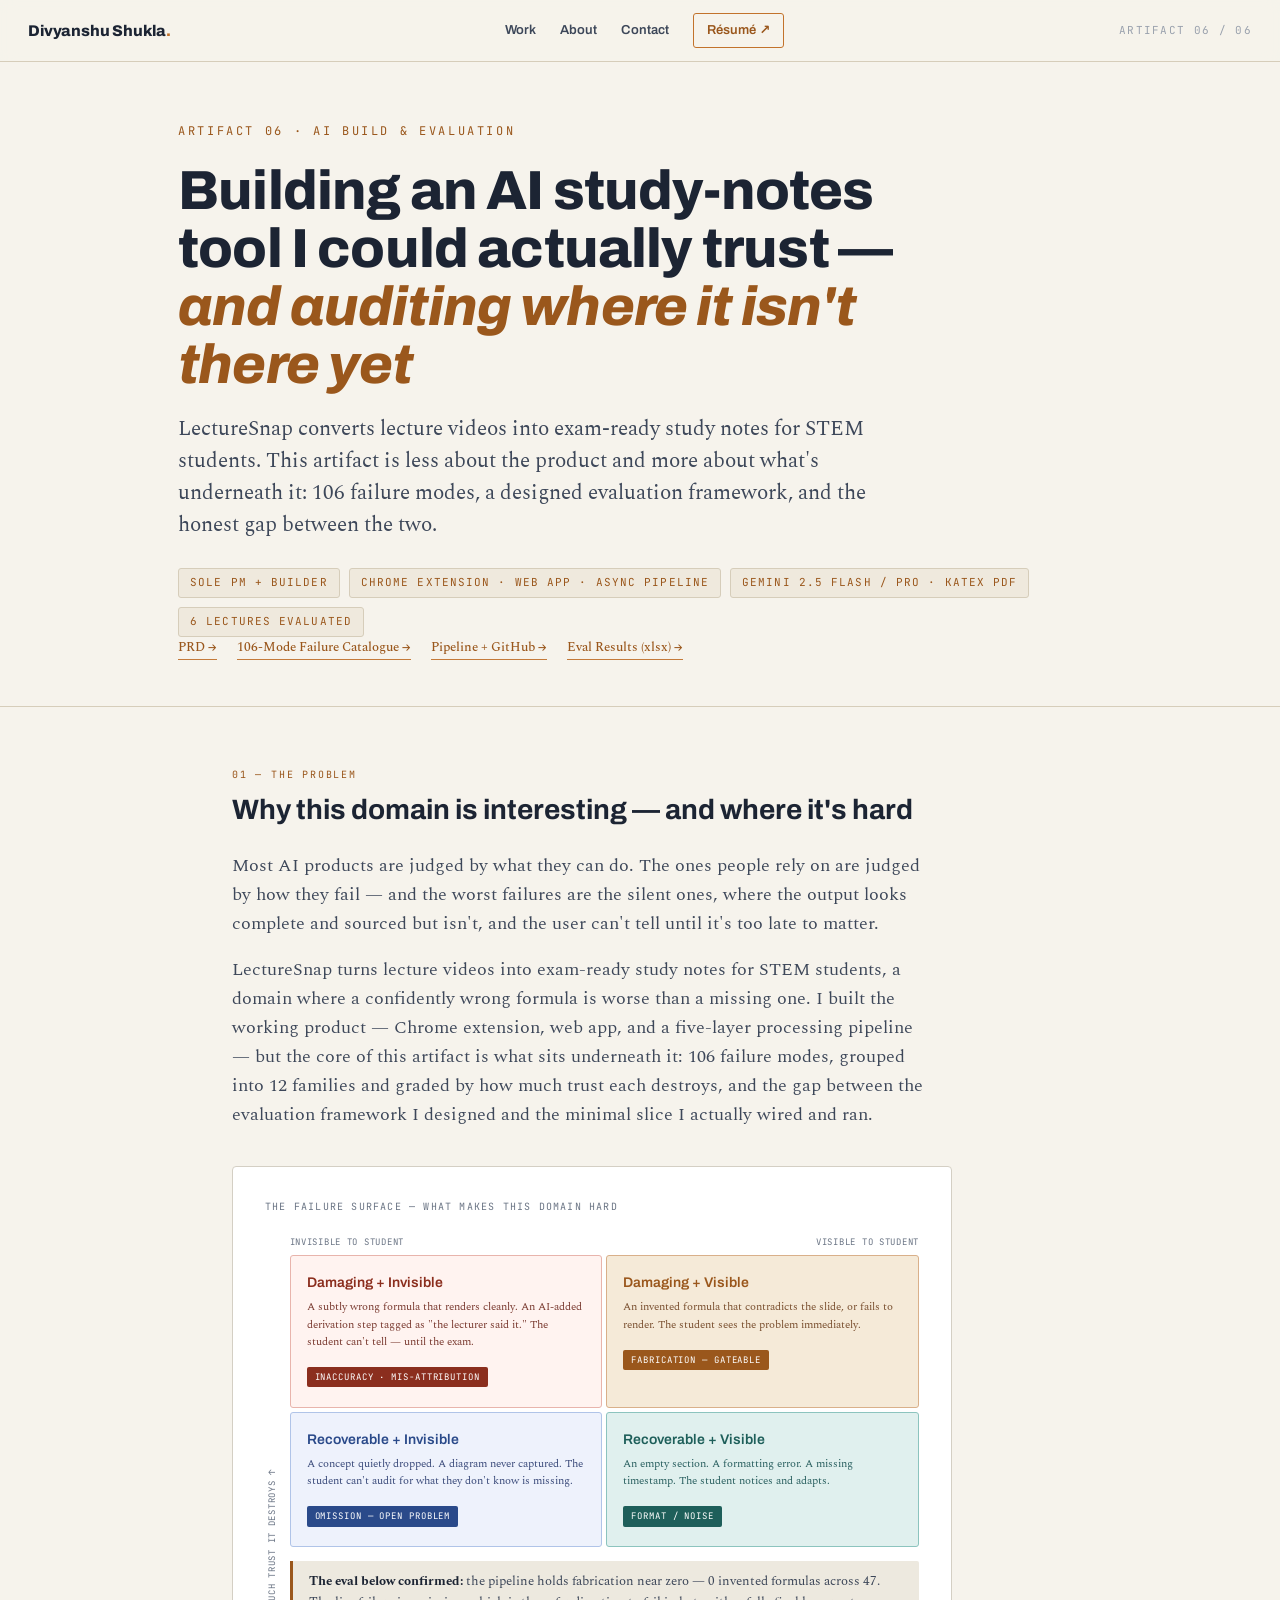
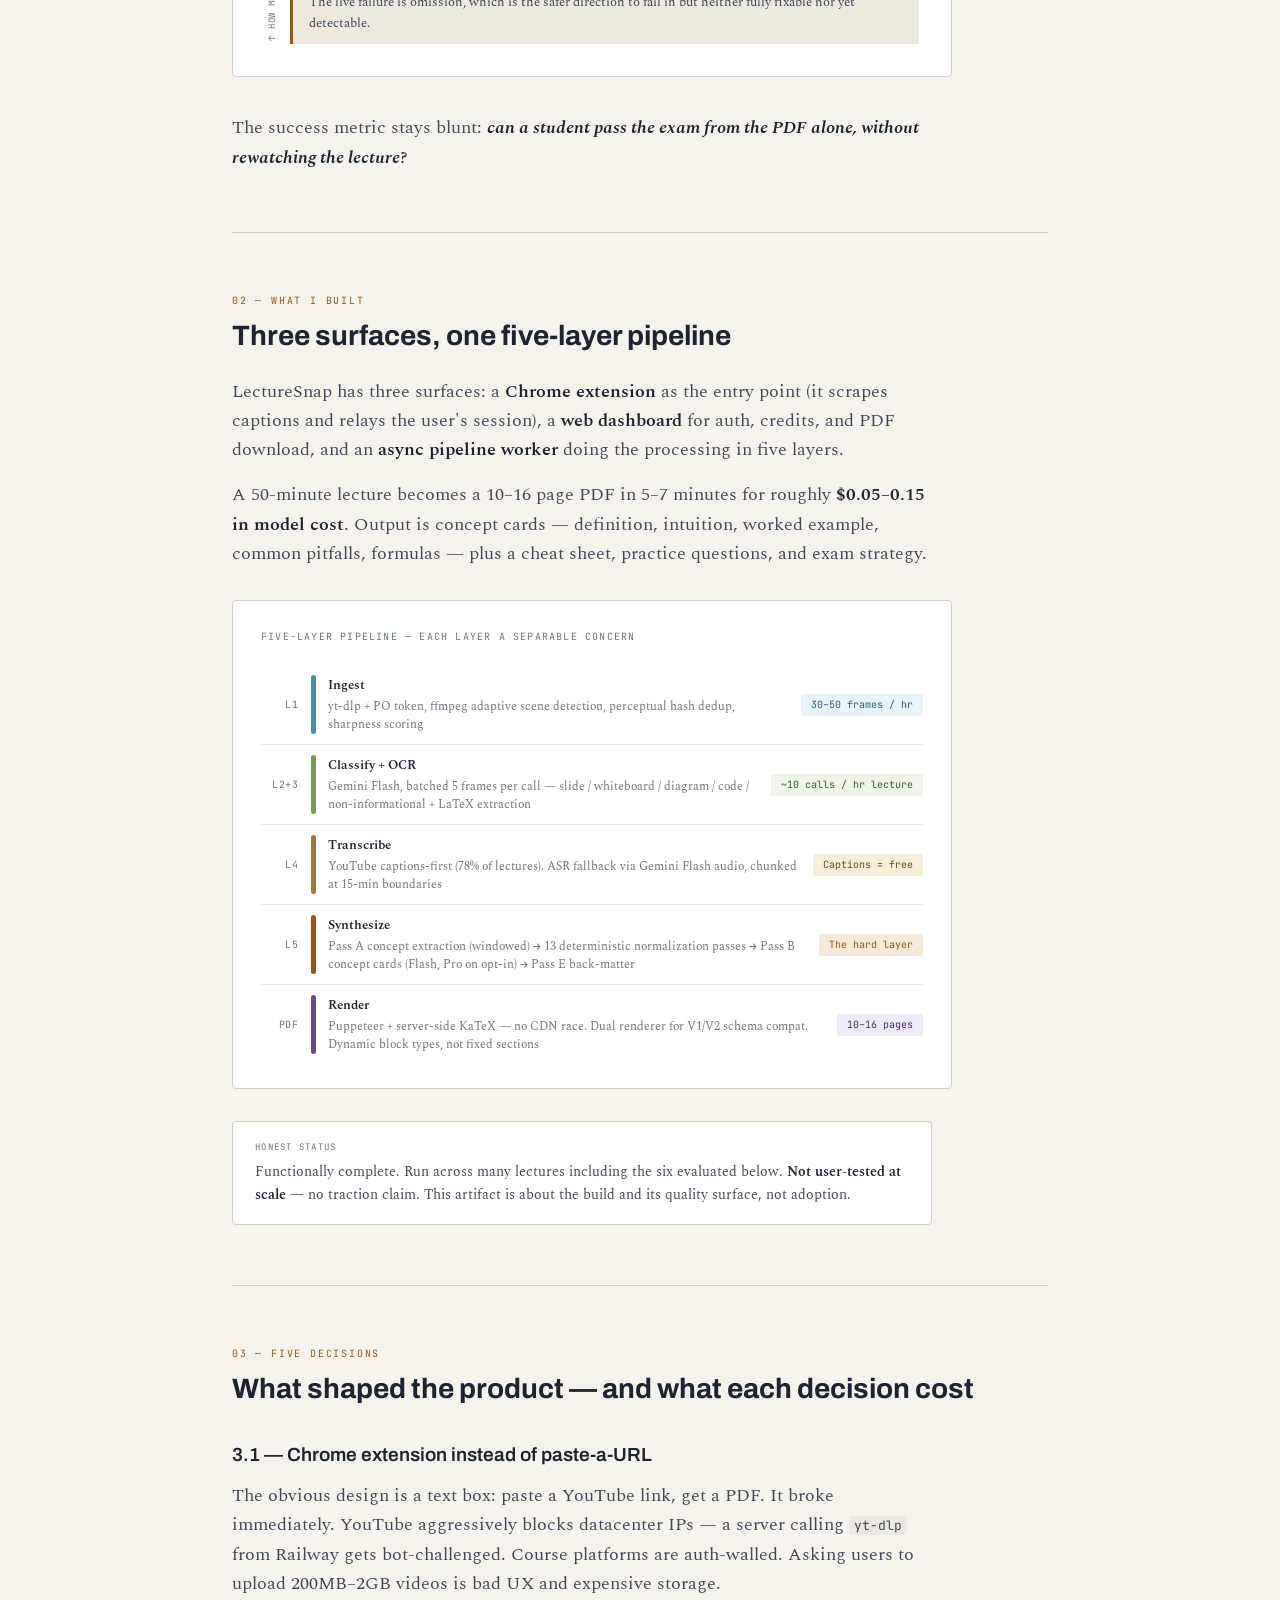
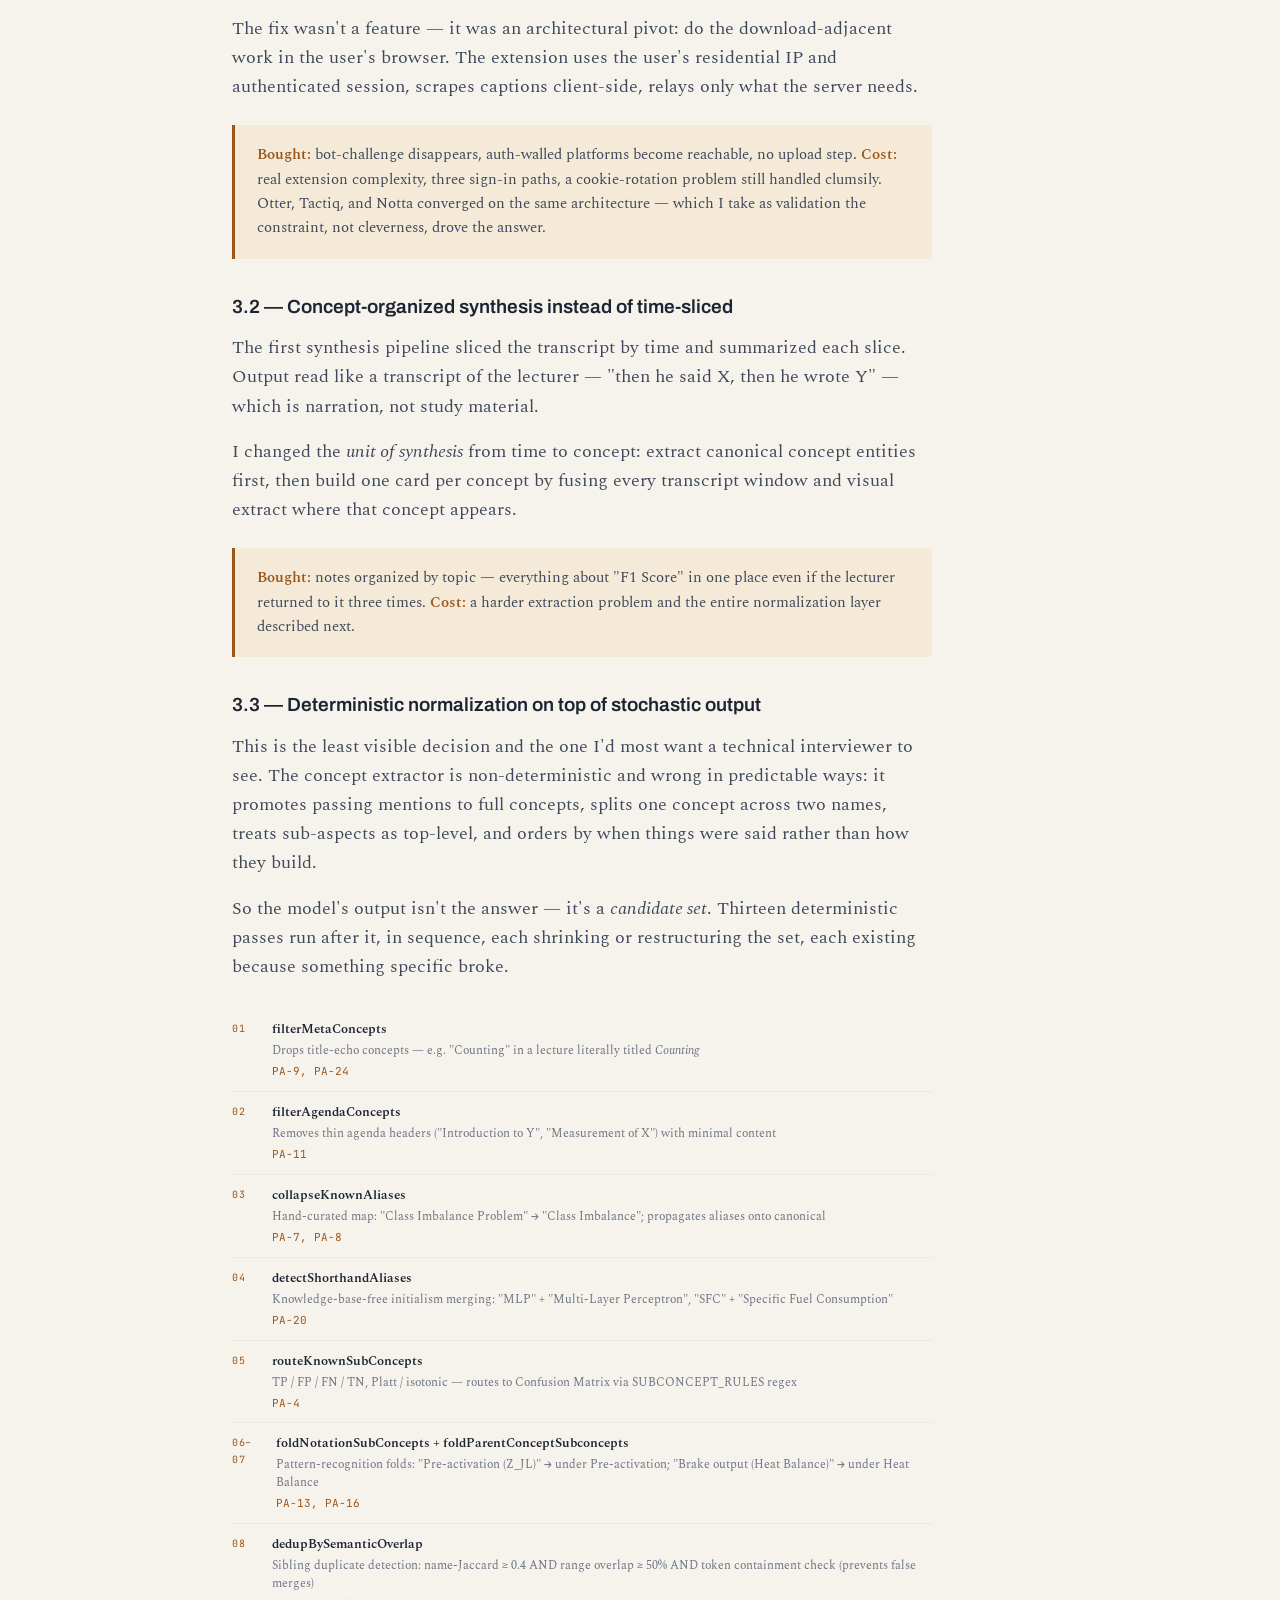
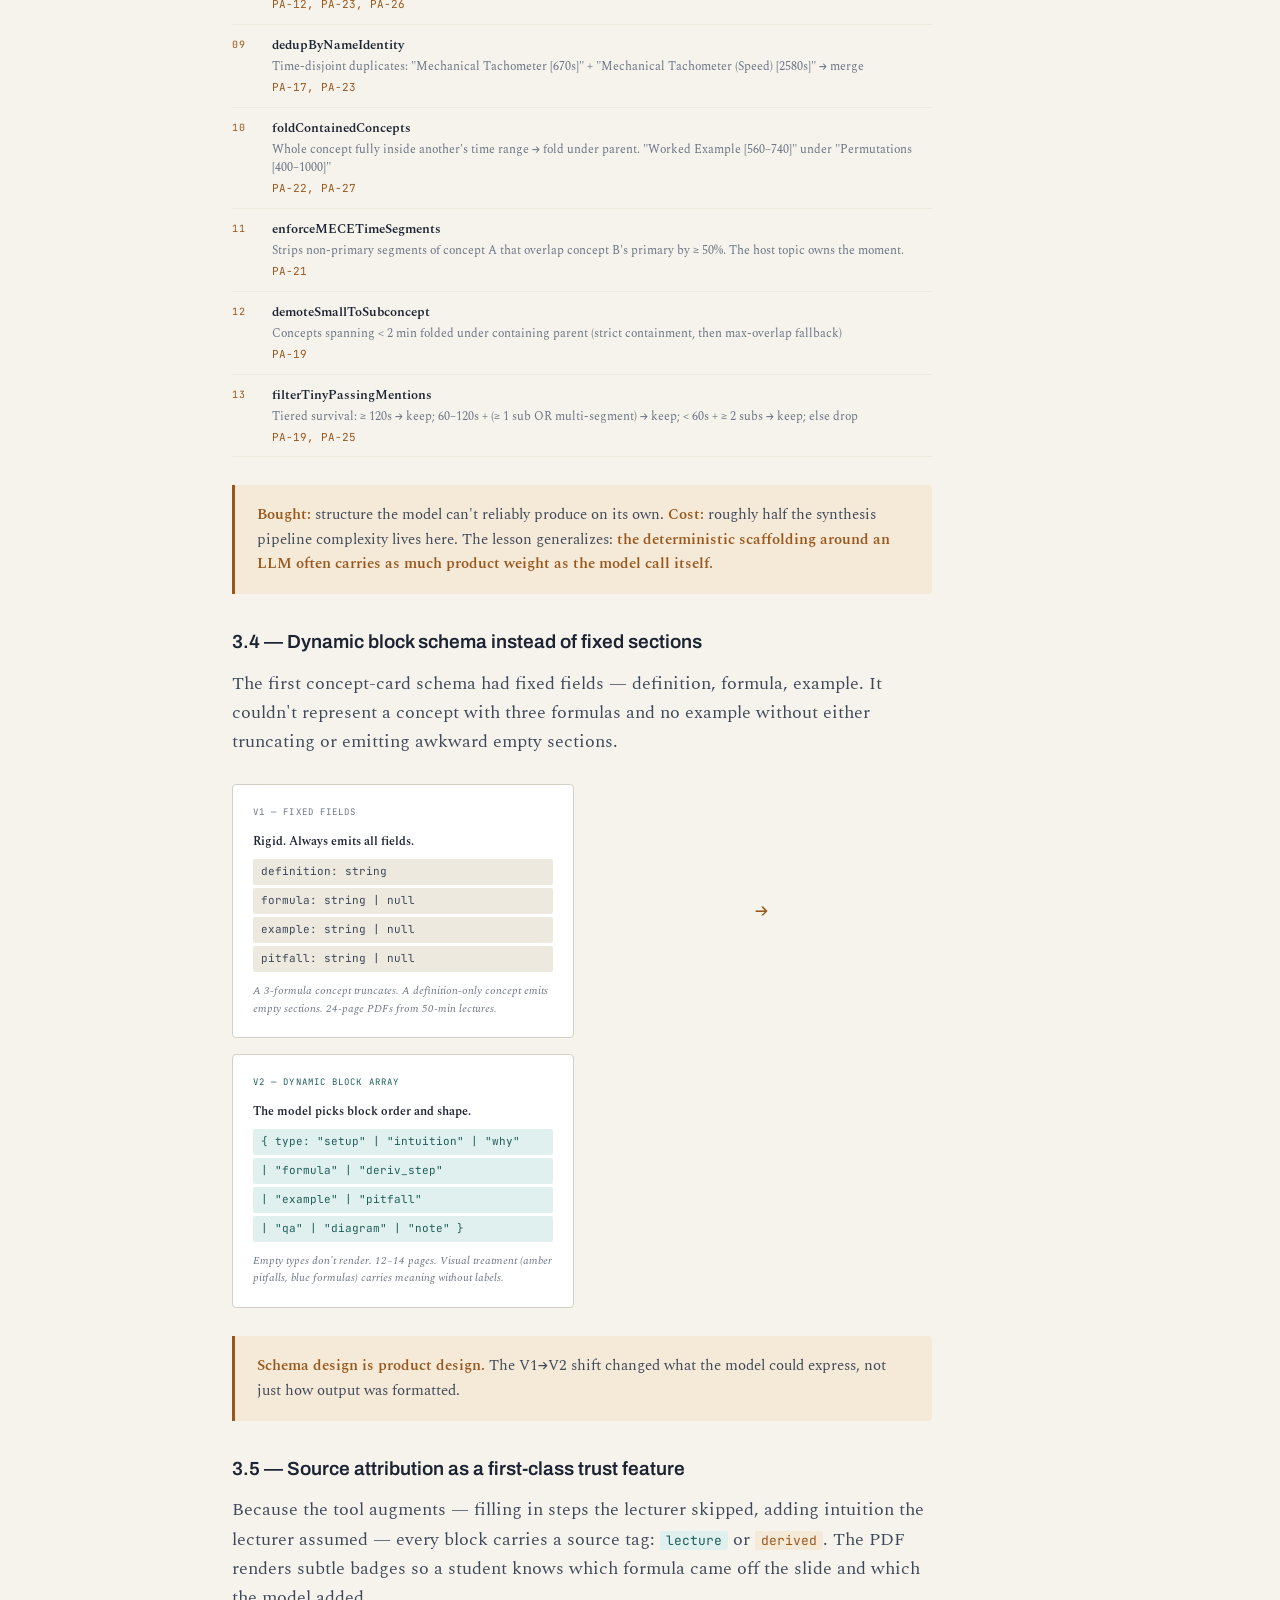
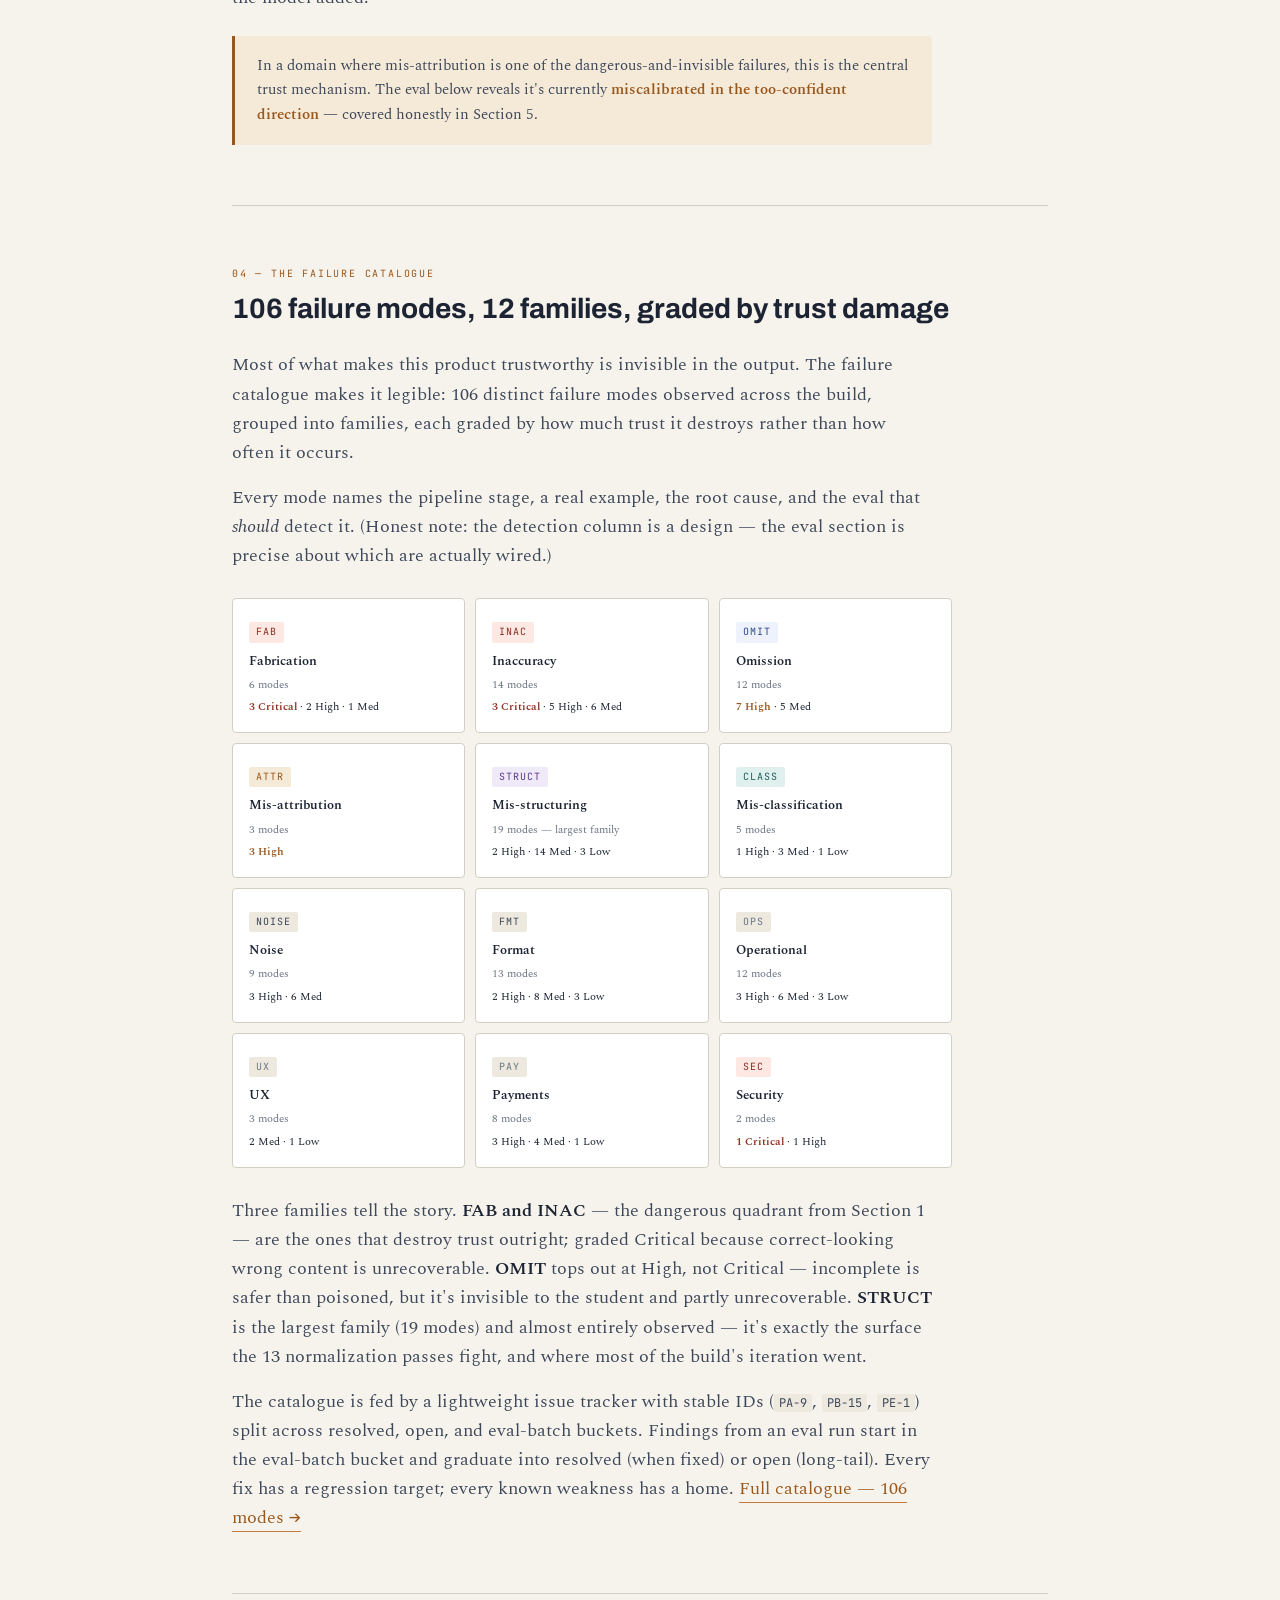
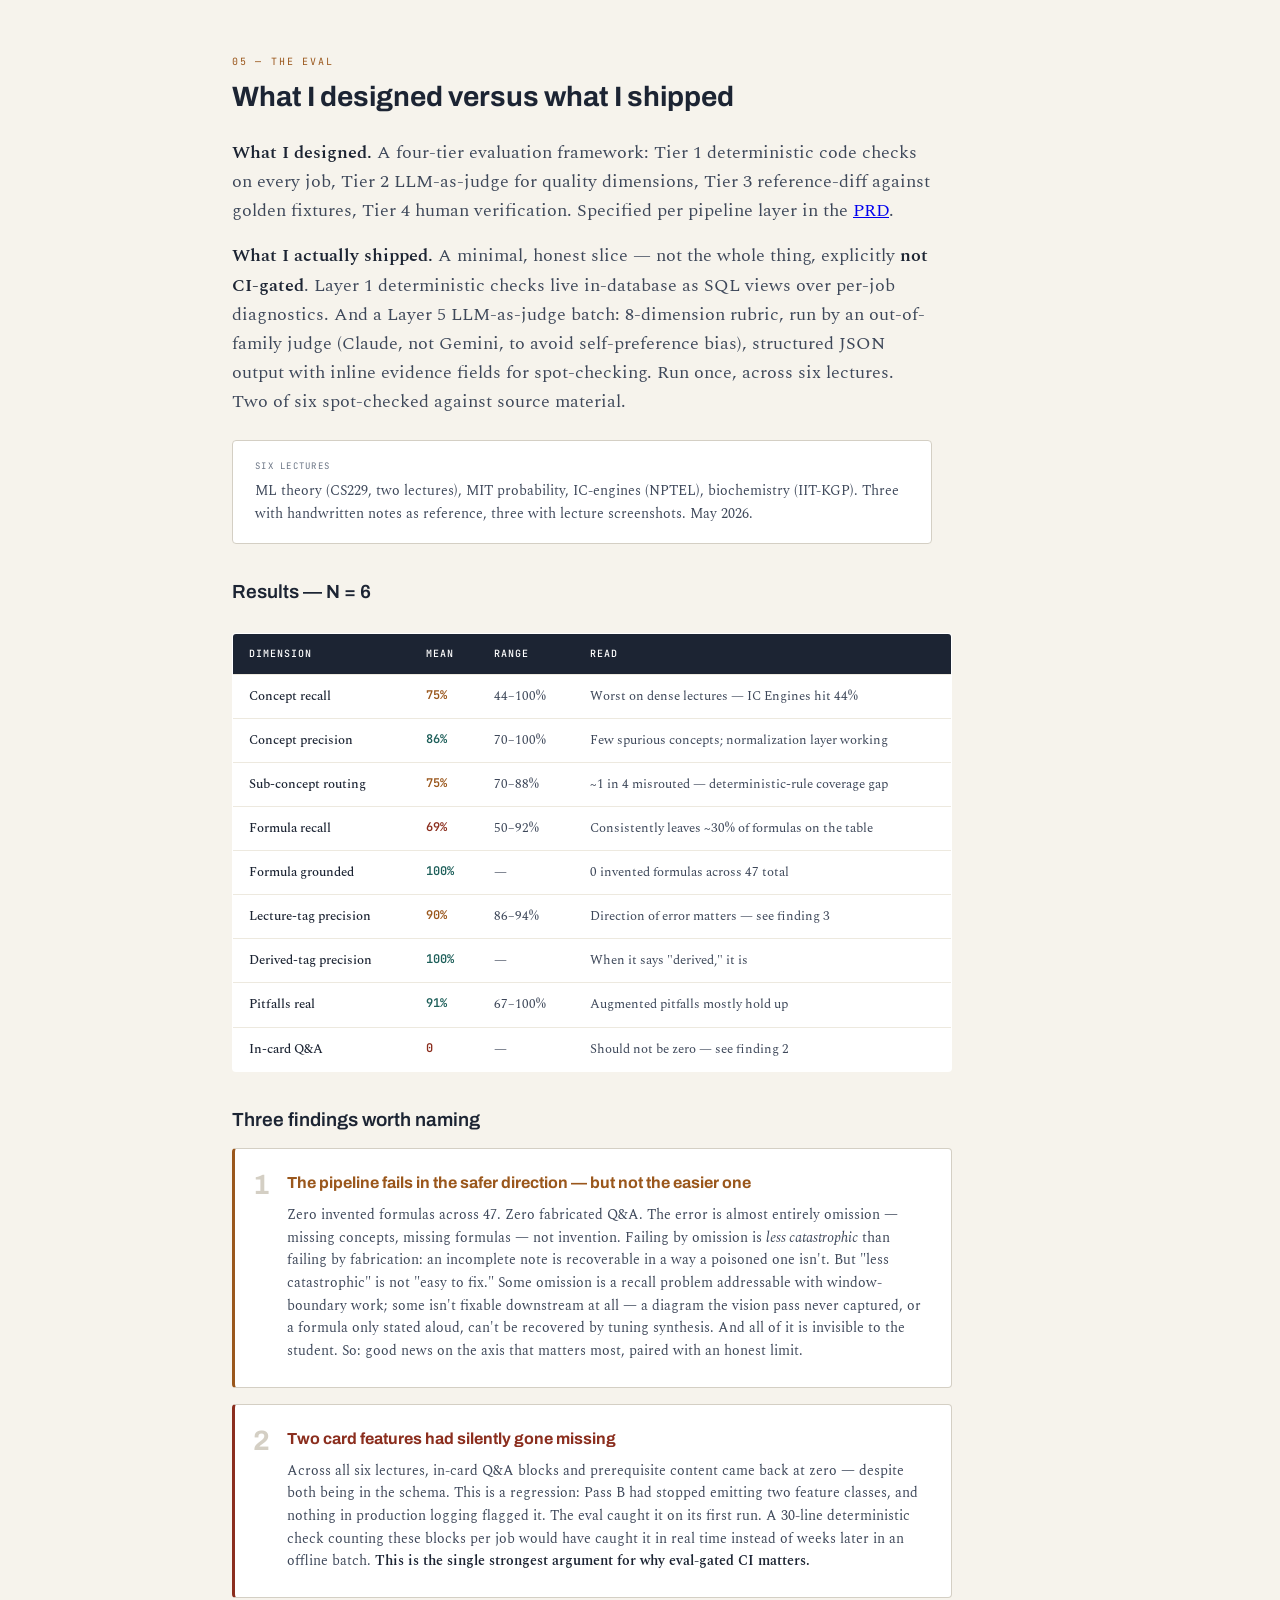
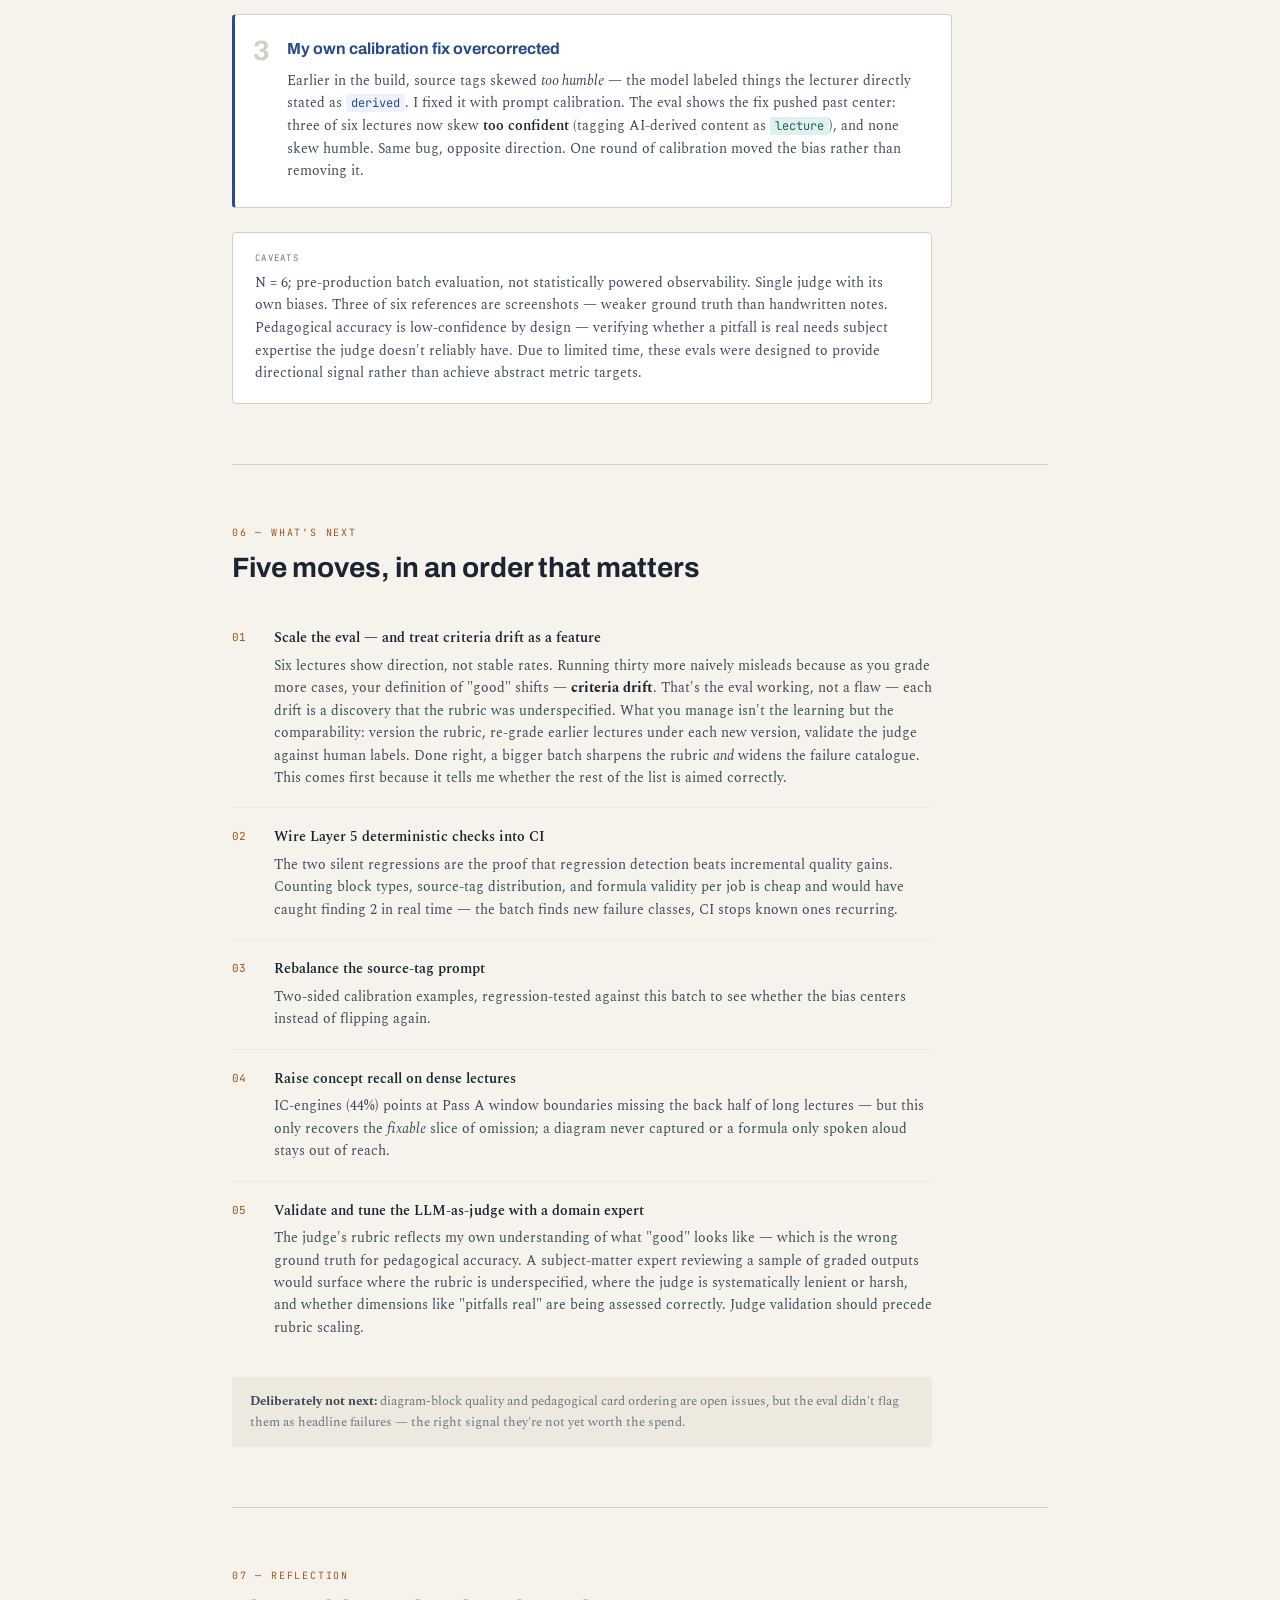
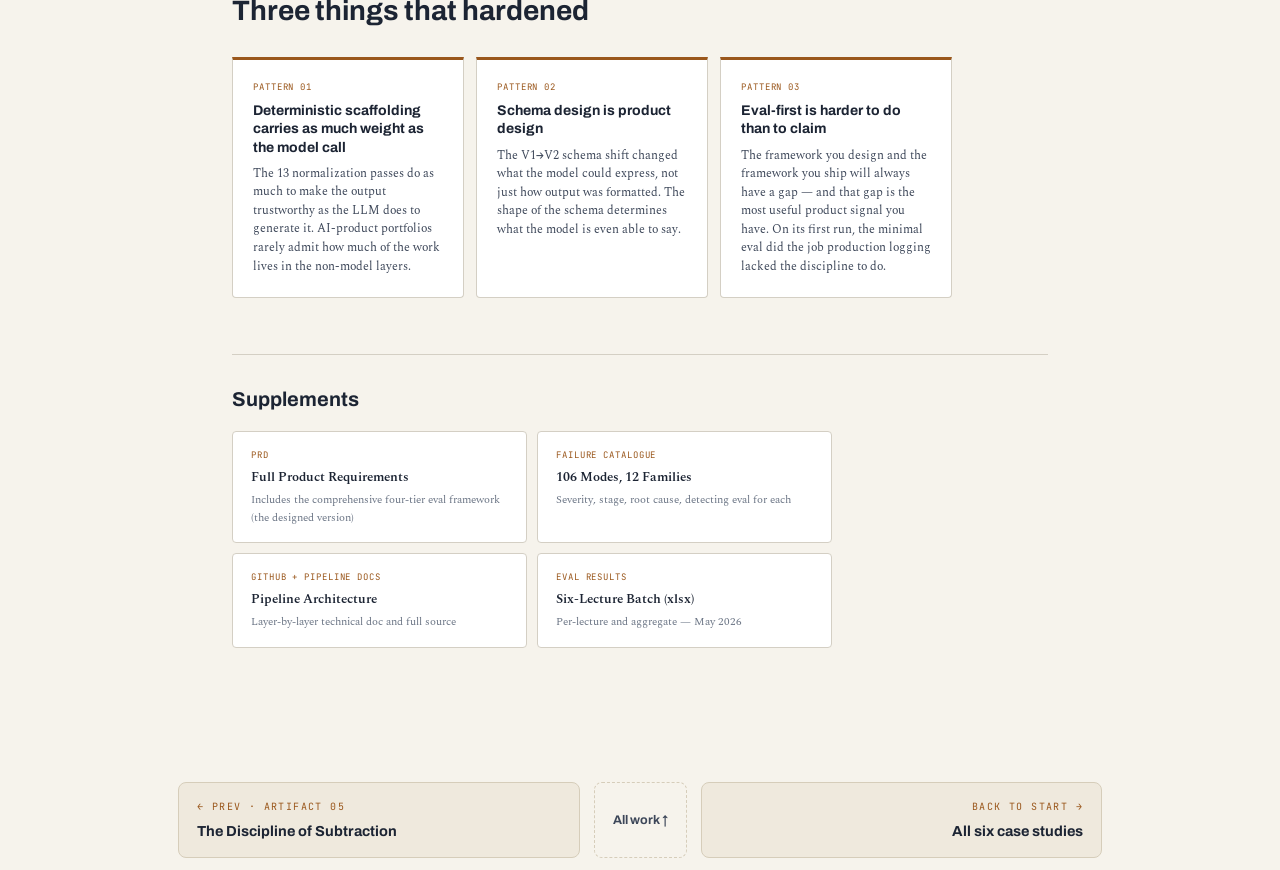
<file: artifact-6-lecturesnap.html>
<!DOCTYPE html>
<html lang="en">
<head>
<meta charset="UTF-8">
<meta name="viewport" content="width=device-width, initial-scale=1.0">
<title>LectureSnap — Artifact 6 — Divyanshu</title>
<link href="https://fonts.googleapis.com/css2?family=Spectral:ital,wght@0,400;0,500;0,600;1,400&family=Archivo:wght@400;500;600;700;800&family=JetBrains+Mono:wght@400;500&display=swap" rel="stylesheet">
<link rel="stylesheet" href="assets/pf-chrome.css?v=2">
<style>
:root {
  --paper:#f6f3ec; --paper-d:#ede9df; --ink:#1c2433; --ink-m:#3d4759; --ink-l:#6b7585;
  --amber:#9a571c; --amber-p:#f5ead8; --amber-m:#c47a3a;
  --teal:#1e5f5a; --teal-p:#e0f0ee;
  --red:#8b2e1e; --red-p:#fdf0ee;
  --blue:#2a4a8a; --blue-p:#eef2fc;
  --rule:#d4cfc4; --shadow:rgba(28,36,51,.08);
}
*,*::before,*::after{box-sizing:border-box;margin:0;padding:0}
html{scroll-behavior:smooth}
body{background:var(--paper);color:var(--ink);font-family:'Spectral',Georgia,serif;font-size:18px;line-height:1.62;-webkit-font-smoothing:antialiased}

/* NAV */
.ls-legacy-nav{border-bottom:1px solid var(--rule);padding:18px 32px;display:flex;align-items:center;justify-content:space-between;position:sticky;top:0;background:var(--paper);z-index:100}
.nav-left{font-family:'JetBrains Mono',monospace;font-size:11px;color:var(--ink-l);letter-spacing:.12em;text-transform:uppercase}
.nav-right{font-family:'JetBrains Mono',monospace;font-size:11px;color:var(--amber);letter-spacing:.08em}
.nav-links{display:flex;gap:24px}
.nav-links a{font-size:12px;color:var(--ink-m);text-decoration:none;letter-spacing:.02em;transition:color .15s}
.nav-links a:hover{color:var(--amber)}

/* PAGE */
.page{max-width:880px;margin:0 auto;padding:0 32px 100px}

/* HERO */
.hero{padding:68px 0 52px;border-bottom:1px solid var(--rule)}
.eyebrow{font-family:'JetBrains Mono',monospace;font-size:11px;color:var(--amber);letter-spacing:.16em;text-transform:uppercase;margin-bottom:20px}
h1{font-family:'Archivo',system-ui,sans-serif;font-size:clamp(30px,4.5vw,48px);font-weight:700;line-height:1.15;color:var(--ink);max-width:740px;margin-bottom:22px}
h1 em{font-style:italic;color:var(--amber)}
.hero-sub{font-size:17px;color:var(--ink-m);max-width:640px;line-height:1.65;margin-bottom:36px}
.meta-strip{display:flex;flex-wrap:wrap;gap:8px;margin-bottom:30px}
.pill{font-family:'JetBrains Mono',monospace;font-size:11px;padding:5px 12px;border-radius:2px;border:1px solid var(--rule);color:var(--ink-m);background:#fff}
.pill.a{border-color:var(--amber);color:var(--amber);background:var(--amber-p)}
.pill.t{border-color:var(--teal);color:var(--teal);background:var(--teal-p)}
.sup-links{display:flex;flex-wrap:wrap;gap:20px}
.sup-links a{font-size:13px;font-weight:500;color:var(--amber);text-decoration:none;border-bottom:1px solid var(--amber-m);padding-bottom:1px;transition:color .15s,border-color .15s}
.sup-links a:hover{color:var(--ink);border-color:var(--ink)}

/* SECTIONS */
.section{padding:60px 0 0}
.s-label{font-family:'JetBrains Mono',monospace;font-size:10px;letter-spacing:.18em;text-transform:uppercase;color:var(--amber);margin-bottom:10px;display:block}
h2{font-family:'Archivo',system-ui,sans-serif;font-size:28px;font-weight:700;color:var(--ink);margin-bottom:24px;line-height:1.22}
h3{font-family:'Archivo',system-ui,sans-serif;font-size:19px;font-weight:600;color:var(--ink);margin:36px 0 14px;line-height:1.3}
p{color:var(--ink-m);margin-bottom:16px;max-width:700px}
p strong{color:var(--ink);font-weight:600}
p em{font-style:italic}
hr.rule{border:none;border-top:1px solid var(--rule);margin:60px 0 0}

/* CALLOUT BOX */
.callout{background:var(--amber-p);border-left:3px solid var(--amber);border-radius:0 4px 4px 0;padding:18px 22px;margin:24px 0;max-width:700px}
.callout p{margin:0;font-size:15px;color:var(--ink-m)}
.callout p strong{color:var(--amber)}

/* HONEST BOX */
.honest{background:#fff;border:1px solid var(--rule);border-radius:4px;padding:18px 22px;margin:24px 0;max-width:700px}
.honest-label{font-family:'JetBrains Mono',monospace;font-size:9px;letter-spacing:.14em;text-transform:uppercase;color:var(--ink-l);margin-bottom:6px}
.honest p{margin:0;font-size:14px;color:var(--ink-m)}

/* FAILURE QUADRANT */
.quadrant-wrap{margin:36px 0;background:#fff;border:1px solid var(--rule);border-radius:4px;padding:32px;max-width:720px}
.diag-title{font-family:'JetBrains Mono',monospace;font-size:10px;letter-spacing:.12em;text-transform:uppercase;color:var(--ink-l);margin-bottom:20px}
.quad-outer{display:flex;gap:10px;align-items:stretch}
.y-axis{writing-mode:vertical-rl;transform:rotate(180deg);font-family:'JetBrains Mono',monospace;font-size:9px;color:var(--ink-l);letter-spacing:.08em;text-transform:uppercase;white-space:nowrap;display:flex;align-items:center;padding:4px 0}
.quad-inner{flex:1}
.x-labels{display:flex;justify-content:space-between;margin-bottom:6px}
.x-label{font-family:'JetBrains Mono',monospace;font-size:9px;color:var(--ink-l);letter-spacing:.08em;text-transform:uppercase}
.quad-grid{display:grid;grid-template-columns:1fr 1fr;gap:4px}
.q-cell{padding:18px 16px;border-radius:3px}
.q-name{font-family:'Archivo',system-ui,sans-serif;font-size:14px;font-weight:600;margin-bottom:6px;line-height:1.3}
.q-examples{font-size:11px;line-height:1.55;margin-bottom:10px}
.q-badge{font-family:'JetBrains Mono',monospace;font-size:9px;letter-spacing:.1em;text-transform:uppercase;padding:3px 8px;border-radius:2px;display:inline-block}
/* cells */
.q-danger{background:#fff3f0;border:1.5px solid #e8b4ac}
.q-danger .q-name{color:var(--red)}
.q-danger .q-examples{color:#7a3a30}
.q-danger .q-badge{background:var(--red);color:#fff}
.q-gateable{background:var(--amber-p);border:1.5px solid #d9b08a}
.q-gateable .q-name{color:var(--amber)}
.q-gateable .q-examples{color:#7a5030}
.q-gateable .q-badge{background:var(--amber);color:#fff}
.q-open{background:var(--blue-p);border:1.5px solid #b0c4e8}
.q-open .q-name{color:var(--blue)}
.q-open .q-examples{color:#3a4a7a}
.q-open .q-badge{background:var(--blue);color:#fff}
.q-ok{background:var(--teal-p);border:1.5px solid #8cc4be}
.q-ok .q-name{color:var(--teal)}
.q-ok .q-examples{color:#2a6060}
.q-ok .q-badge{background:var(--teal);color:#fff}
.quad-note{margin-top:14px;padding:10px 16px;background:var(--paper-d);border-left:3px solid var(--amber);font-size:13px;color:var(--ink-m);border-radius:0 2px 2px 0}
.quad-note strong{color:var(--ink)}

/* PIPELINE DIAGRAM */
.pipeline-wrap{margin:32px 0;background:#fff;border:1px solid var(--rule);border-radius:4px;padding:28px 28px 24px;max-width:720px}
.pl-row{display:grid;grid-template-columns:38px 5px 1fr auto;align-items:center;gap:0 12px;padding:10px 0}
.pl-row+.pl-row{border-top:1px solid var(--paper-d)}
.pl-num{font-family:'JetBrains Mono',monospace;font-size:10px;color:var(--ink-l);letter-spacing:.08em;text-align:right}
.pl-bar{width:5px;border-radius:3px;align-self:stretch;min-height:40px}
.pl-content{}
.pl-name{font-size:13px;font-weight:600;color:var(--ink);margin-bottom:2px}
.pl-desc{font-size:12px;color:var(--ink-l);line-height:1.5}
.pl-tag{font-family:'JetBrains Mono',monospace;font-size:10px;padding:3px 10px;border-radius:2px;white-space:nowrap}
/* layer colours */
.l1{background:#4a90a4}.l1t{background:#e8f4f8;color:#2a6080}
.l2{background:#7a9a5a}.l2t{background:#eef5e8;color:#3a6030}
.l3{background:#9a7a40}.l3t{background:#f5eed8;color:#6a5020}
.l4{background:var(--amber)}.l4t{background:var(--amber-p);color:var(--amber)}
.l5{background:#6a4a8a}.l5t{background:#f0eaf8;color:#4a2a7a}

/* NORMALIZATION PASSES */
.passes-wrap{margin:28px 0;max-width:700px}
.pass-row{display:flex;gap:12px;align-items:flex-start;padding:10px 0;border-bottom:1px solid var(--paper-d)}
.pass-num{font-family:'JetBrains Mono',monospace;font-size:10px;color:var(--amber);letter-spacing:.06em;min-width:28px;padding-top:2px}
.pass-content{}
.pass-name{font-size:13px;font-weight:600;color:var(--ink);margin-bottom:2px}
.pass-what{font-size:12px;color:var(--ink-l);line-height:1.5}
.pass-catch{font-size:11px;font-family:'JetBrains Mono',monospace;color:var(--amber);margin-top:3px}

/* SCHEMA EVOLUTION */
.schema-compare{display:grid;grid-template-columns:1fr 1fr;gap:16px;margin:28px 0;max-width:700px}
.schema-box{background:#fff;border:1px solid var(--rule);border-radius:4px;padding:20px}
.schema-version{font-family:'JetBrains Mono',monospace;font-size:9px;letter-spacing:.12em;text-transform:uppercase;margin-bottom:12px;display:block}
.schema-v1 .schema-version{color:var(--ink-l)}
.schema-v2 .schema-version{color:var(--teal)}
.schema-field{font-family:'JetBrains Mono',monospace;font-size:11px;padding:4px 8px;border-radius:2px;margin-bottom:3px}
.schema-v1 .schema-field{background:var(--paper-d);color:var(--ink-m)}
.schema-v2 .schema-field{background:var(--teal-p);color:var(--teal)}
.schema-label{font-size:12px;font-weight:600;color:var(--ink);margin-bottom:8px}
.schema-note{font-size:11px;color:var(--ink-l);margin-top:10px;font-style:italic}
.schema-arrow{display:flex;align-items:center;justify-content:center;font-size:20px;color:var(--amber);align-self:center}

/* FAILURE CATALOGUE */
.catalog-families{display:grid;grid-template-columns:repeat(3,1fr);gap:10px;margin:28px 0;max-width:720px}
.family-card{background:#fff;border:1px solid var(--rule);border-radius:4px;padding:16px}
.family-tag{font-family:'JetBrains Mono',monospace;font-size:10px;letter-spacing:.1em;padding:2px 7px;border-radius:2px;margin-bottom:8px;display:inline-block}
.family-name{font-size:13px;font-weight:600;color:var(--ink);margin-bottom:4px}
.family-count{font-size:11px;color:var(--ink-l)}
.family-sev{font-size:11px;margin-top:5px}
/* family tag colours */
.f-fab{background:#fde8e4;color:var(--red)}
.f-inac{background:#fde8e4;color:var(--red)}
.f-omit{background:var(--blue-p);color:var(--blue)}
.f-attr{background:var(--amber-p);color:var(--amber)}
.f-struct{background:#f0eaf8;color:#5a3a8a}
.f-class{background:var(--teal-p);color:var(--teal)}
.f-noise{background:var(--paper-d);color:var(--ink-m)}
.f-fmt{background:var(--paper-d);color:var(--ink-m)}
.f-ops{background:var(--paper-d);color:var(--ink-l)}
.f-ux{background:var(--paper-d);color:var(--ink-l)}
.f-pay{background:var(--paper-d);color:var(--ink-l)}
.f-sec{background:#fde8e4;color:var(--red)}
.sev-crit{color:var(--red);font-weight:600}
.sev-high{color:var(--amber);font-weight:600}

/* EVAL RESULTS TABLE */
.eval-table-wrap{margin:28px 0;overflow-x:auto;max-width:720px}
table{width:100%;border-collapse:collapse;font-size:13px;background:#fff;border:1px solid var(--rule);border-radius:4px;overflow:hidden}
thead tr{background:var(--ink);color:#fff}
thead th{padding:12px 16px;text-align:left;font-family:'JetBrains Mono',monospace;font-size:10px;letter-spacing:.1em;text-transform:uppercase;font-weight:500}
tbody tr{border-top:1px solid var(--paper-d)}
tbody tr:hover{background:var(--paper-d)}
tbody td{padding:11px 16px;color:var(--ink-m);vertical-align:top}
tbody td:first-child{font-weight:500;color:var(--ink)}
tbody td:nth-child(2){font-family:'JetBrains Mono',monospace;font-size:12px}
.stat-good{color:var(--teal);font-weight:600}
.stat-warn{color:var(--amber);font-weight:600}
.stat-bad{color:var(--red);font-weight:600}
.stat-ok{color:var(--blue);font-weight:600}

/* FINDINGS */
.finding{background:#fff;border:1px solid var(--rule);border-radius:4px;padding:24px;margin:16px 0;max-width:720px;position:relative;padding-left:52px}
.finding::before{content:attr(data-n);position:absolute;left:18px;top:22px;font-family:'Archivo',system-ui,sans-serif;font-size:28px;font-weight:700;color:var(--rule);line-height:1}
.finding-head{font-family:'Archivo',system-ui,sans-serif;font-size:16px;font-weight:700;color:var(--ink);margin-bottom:10px;line-height:1.3}
.finding p{font-size:14px;margin:0;color:var(--ink-m);max-width:none}
.finding p strong{color:var(--ink)}
.finding.danger .finding-head{color:var(--red)}
.finding.danger{border-left:3px solid var(--red)}
.finding.amber-f{border-left:3px solid var(--amber)}
.finding.amber-f .finding-head{color:var(--amber)}
.finding.blue-f{border-left:3px solid var(--blue)}
.finding.blue-f .finding-head{color:var(--blue)}

/* NEXT STEPS */
.next-item{display:grid;grid-template-columns:28px 1fr;gap:14px;padding:18px 0;border-bottom:1px solid var(--paper-d);max-width:700px}
.next-num{font-family:'JetBrains Mono',monospace;font-size:11px;color:var(--amber);padding-top:2px}
.next-content{}
.next-head{font-size:14px;font-weight:600;color:var(--ink);margin-bottom:5px}
.next-body{font-size:14px;color:var(--ink-m);line-height:1.6}
.next-body strong{color:var(--ink)}
.not-next{margin-top:20px;padding:14px 18px;background:var(--paper-d);border-radius:3px;font-size:13px;color:var(--ink-l);max-width:700px}
.not-next strong{color:var(--ink-m)}

/* REFLECTION */
.reflection-cards{display:grid;grid-template-columns:repeat(3,1fr);gap:12px;margin:28px 0;max-width:720px}
.r-card{background:#fff;border:1px solid var(--rule);border-top:3px solid var(--amber);border-radius:0 0 4px 4px;padding:20px}
.r-card-num{font-family:'JetBrains Mono',monospace;font-size:9px;color:var(--amber);letter-spacing:.1em;text-transform:uppercase;margin-bottom:8px}
.r-card-head{font-family:'Archivo',system-ui,sans-serif;font-size:14px;font-weight:700;color:var(--ink);margin-bottom:8px;line-height:1.3}
.r-card-body{font-size:12px;color:var(--ink-m);line-height:1.55}

/* APPENDIX */
.appendix{margin-top:56px;padding-top:32px;border-top:1px solid var(--rule)}
.appendix h2{font-size:18px;margin-bottom:20px}
.app-links{display:grid;grid-template-columns:repeat(2,1fr);gap:10px;max-width:600px}
.app-link{background:#fff;border:1px solid var(--rule);border-radius:4px;padding:16px 18px;text-decoration:none;transition:border-color .15s,background .15s}
.app-link:hover{border-color:var(--amber);background:var(--amber-p)}
.app-link-label{font-family:'JetBrains Mono',monospace;font-size:9px;letter-spacing:.1em;text-transform:uppercase;color:var(--amber);margin-bottom:4px}
.app-link-title{font-size:13px;font-weight:600;color:var(--ink)}
.app-link-desc{font-size:11px;color:var(--ink-l);margin-top:3px}

/* SCROLL REVEAL */
.reveal{opacity:0;transform:translateY(18px);transition:opacity .5s ease,transform .5s ease}
.reveal.visible{opacity:1;transform:none}

/* RESPONSIVE */
@media(max-width:640px){
  body{font-size:17px}
  nav{padding:14px 20px}
  .nav-links{display:none}
  .page{padding:0 20px 80px}
  .hero{padding:48px 0 40px}
  .quad-grid{grid-template-columns:1fr}
  .catalog-families{grid-template-columns:repeat(2,1fr)}
  .reflection-cards{grid-template-columns:1fr}
  .schema-compare{grid-template-columns:1fr}
  .schema-arrow{transform:rotate(90deg)}
  .app-links{grid-template-columns:1fr}
}
</style>
</head>
<body>

<!-- NAV -->
<nav class="pf-nav">
  <a class="pf-home" href="index.html">Divyanshu Shukla<span class="dot">.</span></a>
  <div class="pf-nav-links">
    <a href="index.html#work">Work</a>
    <a href="index.html#about">About</a>
    <a href="index.html#contact">Contact</a>
    <a class="pf-cta" href="assets/Divyanshu_Shukla_PM_Resume.pdf" target="_blank" rel="noopener">Résumé ↗</a>
  </div>
  <span class="pf-nav-num">Artifact 06 / 06</span>
</nav>

<!-- HERO -->
<header class="pf-hero">
  <div class="pf-hero-in">
    <p class="pf-eyebrow">Artifact 06 · AI Build &amp; Evaluation</p>
    <h1 class="pf-title">Building an AI study-notes tool I could actually trust — <em>and auditing where it isn't there yet</em></h1>
    <p class="pf-standfirst">LectureSnap converts lecture videos into exam-ready study notes for STEM students. This artifact is less about the product and more about what's underneath it: 106 failure modes, a designed evaluation framework, and the honest gap between the two.</p>
    <div class="pf-tags">
      <span>Sole PM + Builder</span>
      <span>Chrome Extension · Web App · Async Pipeline</span>
      <span>Gemini 2.5 Flash / Pro · KaTeX PDF</span>
      <span>6 Lectures Evaluated</span>
    </div>
    <div class="sup-links">
      <a href="https://docs.google.com/document/d/199SSKMNoP1SD939HiCmQc4g9Ydy4pUbLL2X-xIWxy5I/edit?usp=sharing">PRD →</a>
      <a href="https://docs.google.com/spreadsheets/d/1tm2ap-qYZs3k69dtI2rOB4UV5h4D1Cfw/edit?usp=sharing&ouid=115484345180180481143&rtpof=true&sd=true">106-Mode Failure Catalogue →</a>
      <a href="https://github.com/DS-v/Lecture-Notes-AI" target="_blank" rel="noopener">Pipeline + GitHub →</a>
      <a href="https://docs.google.com/spreadsheets/d/1ADhxhnebaCwp0bZnV5UpZOt90Aqm1wXd/edit?usp=sharing&ouid=115484345180180481143&rtpof=true&sd=true">Eval Results (xlsx) →</a>
    </div>
  </div>
</header>

<div class="page">

<!-- SECTION 1: PROBLEM -->
<section class="section reveal" id="problem">
  <span class="s-label">01 — The Problem</span>
  <h2>Why this domain is interesting — and where it's hard</h2>

  <p>Most AI products are judged by what they can do. The ones people rely on are judged by how they fail — and the worst failures are the silent ones, where the output looks complete and sourced but isn't, and the user can't tell until it's too late to matter.</p>
  <p>LectureSnap turns lecture videos into exam-ready study notes for STEM students, a domain where a confidently wrong formula is worse than a missing one. I built the working product — Chrome extension, web app, and a five-layer processing pipeline — but the core of this artifact is what sits underneath it: 106 failure modes, grouped into 12 families and graded by how much trust each destroys, and the gap between the evaluation framework I designed and the minimal slice I actually wired and ran.</p>

  <div class="quadrant-wrap reveal">
    <div class="diag-title">The Failure Surface — What Makes This Domain Hard</div>
    <div class="quad-outer">
      <div class="y-axis">↑ How much trust it destroys ↑</div>
      <div class="quad-inner">
        <div class="x-labels">
          <span class="x-label">Invisible to student</span>
          <span class="x-label">Visible to student</span>
        </div>
        <div class="quad-grid">
          <div class="q-cell q-danger">
            <div class="q-name">Damaging + Invisible</div>
            <div class="q-examples">A subtly wrong formula that renders cleanly. An AI-added derivation step tagged as "the lecturer said it." The student can't tell — until the exam.</div>
            <span class="q-badge">Inaccuracy · Mis-attribution</span>
          </div>
          <div class="q-cell q-gateable">
            <div class="q-name">Damaging + Visible</div>
            <div class="q-examples">An invented formula that contradicts the slide, or fails to render. The student sees the problem immediately.</div>
            <span class="q-badge">Fabrication — gateable</span>
          </div>
          <div class="q-cell q-open">
            <div class="q-name">Recoverable + Invisible</div>
            <div class="q-examples">A concept quietly dropped. A diagram never captured. The student can't audit for what they don't know is missing.</div>
            <span class="q-badge">Omission — open problem</span>
          </div>
          <div class="q-cell q-ok">
            <div class="q-name">Recoverable + Visible</div>
            <div class="q-examples">An empty section. A formatting error. A missing timestamp. The student notices and adapts.</div>
            <span class="q-badge">Format / Noise</span>
          </div>
        </div>
        <div class="quad-note">
          <strong>The eval below confirmed:</strong> the pipeline holds fabrication near zero — 0 invented formulas across 47. The live failure is omission, which is the safer direction to fail in but neither fully fixable nor yet detectable.
        </div>
      </div>
    </div>
  </div>

  <p>The success metric stays blunt: <strong><em>can a student pass the exam from the PDF alone, without rewatching the lecture?</em></strong></p>
</section>
<hr class="rule">

<!-- SECTION 2: WHAT I BUILT -->
<section class="section reveal" id="build">
  <span class="s-label">02 — What I Built</span>
  <h2>Three surfaces, one five-layer pipeline</h2>

  <p>LectureSnap has three surfaces: a <strong>Chrome extension</strong> as the entry point (it scrapes captions and relays the user's session), a <strong>web dashboard</strong> for auth, credits, and PDF download, and an <strong>async pipeline worker</strong> doing the processing in five layers.</p>
  <p>A 50-minute lecture becomes a 10–16 page PDF in 5–7 minutes for roughly <strong>$0.05–0.15 in model cost</strong>. Output is concept cards — definition, intuition, worked example, common pitfalls, formulas — plus a cheat sheet, practice questions, and exam strategy.</p>

  <div class="pipeline-wrap reveal">
    <div class="diag-title">Five-Layer Pipeline — Each Layer a Separable Concern</div>
    <div class="pl-row">
      <span class="pl-num">L1</span><div class="pl-bar l1"></div>
      <div class="pl-content"><div class="pl-name">Ingest</div><div class="pl-desc">yt-dlp + PO token, ffmpeg adaptive scene detection, perceptual hash dedup, sharpness scoring</div></div>
      <span class="pl-tag l1t">30–50 frames / hr</span>
    </div>
    <div class="pl-row">
      <span class="pl-num">L2+3</span><div class="pl-bar l2"></div>
      <div class="pl-content"><div class="pl-name">Classify + OCR</div><div class="pl-desc">Gemini Flash, batched 5 frames per call — slide / whiteboard / diagram / code / non-informational + LaTeX extraction</div></div>
      <span class="pl-tag l2t">~10 calls / hr lecture</span>
    </div>
    <div class="pl-row">
      <span class="pl-num">L4</span><div class="pl-bar l3"></div>
      <div class="pl-content"><div class="pl-name">Transcribe</div><div class="pl-desc">YouTube captions-first (78% of lectures). ASR fallback via Gemini Flash audio, chunked at 15-min boundaries</div></div>
      <span class="pl-tag l3t">Captions = free</span>
    </div>
    <div class="pl-row">
      <span class="pl-num">L5</span><div class="pl-bar l4"></div>
      <div class="pl-content"><div class="pl-name">Synthesize</div><div class="pl-desc">Pass A concept extraction (windowed) → 13 deterministic normalization passes → Pass B concept cards (Flash, Pro on opt-in) → Pass E back-matter</div></div>
      <span class="pl-tag l4t">The hard layer</span>
    </div>
    <div class="pl-row">
      <span class="pl-num">PDF</span><div class="pl-bar l5"></div>
      <div class="pl-content"><div class="pl-name">Render</div><div class="pl-desc">Puppeteer + server-side KaTeX — no CDN race. Dual renderer for V1/V2 schema compat. Dynamic block types, not fixed sections</div></div>
      <span class="pl-tag" style="background:#f0eaf8;color:#4a2a7a">10–16 pages</span>
    </div>
  </div>

  <div class="honest">
    <div class="honest-label">Honest Status</div>
    <p>Functionally complete. Run across many lectures including the six evaluated below. <strong>Not user-tested at scale</strong> — no traction claim. This artifact is about the build and its quality surface, not adoption.</p>
  </div>
</section>
<hr class="rule">

<!-- SECTION 3: DECISIONS -->
<section class="section reveal" id="decisions">
  <span class="s-label">03 — Five Decisions</span>
  <h2>What shaped the product — and what each decision cost</h2>

  <h3>3.1 — Chrome extension instead of paste-a-URL</h3>
  <p>The obvious design is a text box: paste a YouTube link, get a PDF. It broke immediately. YouTube aggressively blocks datacenter IPs — a server calling <code style="font-family:'JetBrains Mono',monospace;font-size:13px;background:var(--paper-d);padding:1px 5px;border-radius:2px">yt-dlp</code> from Railway gets bot-challenged. Course platforms are auth-walled. Asking users to upload 200MB–2GB videos is bad UX and expensive storage.</p>
  <p>The fix wasn't a feature — it was an architectural pivot: do the download-adjacent work in the user's browser. The extension uses the user's residential IP and authenticated session, scrapes captions client-side, relays only what the server needs.</p>
  <div class="callout"><p><strong>Bought:</strong> bot-challenge disappears, auth-walled platforms become reachable, no upload step. <strong>Cost:</strong> real extension complexity, three sign-in paths, a cookie-rotation problem still handled clumsily. Otter, Tactiq, and Notta converged on the same architecture — which I take as validation the constraint, not cleverness, drove the answer.</p></div>

  <h3>3.2 — Concept-organized synthesis instead of time-sliced</h3>
  <p>The first synthesis pipeline sliced the transcript by time and summarized each slice. Output read like a transcript of the lecturer — "then he said X, then he wrote Y" — which is narration, not study material.</p>
  <p>I changed the <em>unit of synthesis</em> from time to concept: extract canonical concept entities first, then build one card per concept by fusing every transcript window and visual extract where that concept appears.</p>
  <div class="callout"><p><strong>Bought:</strong> notes organized by topic — everything about "F1 Score" in one place even if the lecturer returned to it three times. <strong>Cost:</strong> a harder extraction problem and the entire normalization layer described next.</p></div>

  <h3>3.3 — Deterministic normalization on top of stochastic output</h3>
  <p>This is the least visible decision and the one I'd most want a technical interviewer to see. The concept extractor is non-deterministic and wrong in predictable ways: it promotes passing mentions to full concepts, splits one concept across two names, treats sub-aspects as top-level, and orders by when things were said rather than how they build.</p>
  <p>So the model's output isn't the answer — it's a <em>candidate set</em>. Thirteen deterministic passes run after it, in sequence, each shrinking or restructuring the set, each existing because something specific broke.</p>
  <div class="passes-wrap reveal">
    <div class="pass-row"><span class="pass-num">01</span><div class="pass-content"><div class="pass-name">filterMetaConcepts</div><div class="pass-what">Drops title-echo concepts — e.g. "Counting" in a lecture literally titled <em>Counting</em></div><div class="pass-catch">PA-9, PA-24</div></div></div>
    <div class="pass-row"><span class="pass-num">02</span><div class="pass-content"><div class="pass-name">filterAgendaConcepts</div><div class="pass-what">Removes thin agenda headers ("Introduction to Y", "Measurement of X") with minimal content</div><div class="pass-catch">PA-11</div></div></div>
    <div class="pass-row"><span class="pass-num">03</span><div class="pass-content"><div class="pass-name">collapseKnownAliases</div><div class="pass-what">Hand-curated map: "Class Imbalance Problem" → "Class Imbalance"; propagates aliases onto canonical</div><div class="pass-catch">PA-7, PA-8</div></div></div>
    <div class="pass-row"><span class="pass-num">04</span><div class="pass-content"><div class="pass-name">detectShorthandAliases</div><div class="pass-what">Knowledge-base-free initialism merging: "MLP" + "Multi-Layer Perceptron", "SFC" + "Specific Fuel Consumption"</div><div class="pass-catch">PA-20</div></div></div>
    <div class="pass-row"><span class="pass-num">05</span><div class="pass-content"><div class="pass-name">routeKnownSubConcepts</div><div class="pass-what">TP / FP / FN / TN, Platt / isotonic — routes to Confusion Matrix via SUBCONCEPT_RULES regex</div><div class="pass-catch">PA-4</div></div></div>
    <div class="pass-row"><span class="pass-num">06–07</span><div class="pass-content"><div class="pass-name">foldNotationSubConcepts + foldParentConceptSubconcepts</div><div class="pass-what">Pattern-recognition folds: "Pre-activation (Z_JL)" → under Pre-activation; "Brake output (Heat Balance)" → under Heat Balance</div><div class="pass-catch">PA-13, PA-16</div></div></div>
    <div class="pass-row"><span class="pass-num">08</span><div class="pass-content"><div class="pass-name">dedupBySemanticOverlap</div><div class="pass-what">Sibling duplicate detection: name-Jaccard ≥ 0.4 AND range overlap ≥ 50% AND token containment check (prevents false merges)</div><div class="pass-catch">PA-12, PA-23, PA-26</div></div></div>
    <div class="pass-row"><span class="pass-num">09</span><div class="pass-content"><div class="pass-name">dedupByNameIdentity</div><div class="pass-what">Time-disjoint duplicates: "Mechanical Tachometer [670s]" + "Mechanical Tachometer (Speed) [2580s]" → merge</div><div class="pass-catch">PA-17, PA-23</div></div></div>
    <div class="pass-row"><span class="pass-num">10</span><div class="pass-content"><div class="pass-name">foldContainedConcepts</div><div class="pass-what">Whole concept fully inside another's time range → fold under parent. "Worked Example [560–740]" under "Permutations [400–1000]"</div><div class="pass-catch">PA-22, PA-27</div></div></div>
    <div class="pass-row"><span class="pass-num">11</span><div class="pass-content"><div class="pass-name">enforceMECETimeSegments</div><div class="pass-what">Strips non-primary segments of concept A that overlap concept B's primary by ≥ 50%. The host topic owns the moment.</div><div class="pass-catch">PA-21</div></div></div>
    <div class="pass-row"><span class="pass-num">12</span><div class="pass-content"><div class="pass-name">demoteSmallToSubconcept</div><div class="pass-what">Concepts spanning &lt; 2 min folded under containing parent (strict containment, then max-overlap fallback)</div><div class="pass-catch">PA-19</div></div></div>
    <div class="pass-row"><span class="pass-num">13</span><div class="pass-content"><div class="pass-name">filterTinyPassingMentions</div><div class="pass-what">Tiered survival: ≥ 120s → keep; 60–120s + (≥ 1 sub OR multi-segment) → keep; &lt; 60s + ≥ 2 subs → keep; else drop</div><div class="pass-catch">PA-19, PA-25</div></div></div>
  </div>
  <div class="callout"><p><strong>Bought:</strong> structure the model can't reliably produce on its own. <strong>Cost:</strong> roughly half the synthesis pipeline complexity lives here. The lesson generalizes: <strong>the deterministic scaffolding around an LLM often carries as much product weight as the model call itself.</strong></p></div>

  <h3>3.4 — Dynamic block schema instead of fixed sections</h3>
  <p>The first concept-card schema had fixed fields — definition, formula, example. It couldn't represent a concept with three formulas and no example without either truncating or emitting awkward empty sections.</p>

  <div class="schema-compare reveal">
    <div class="schema-box schema-v1">
      <span class="schema-version">V1 — Fixed Fields</span>
      <div class="schema-label">Rigid. Always emits all fields.</div>
      <div class="schema-field">definition: string</div>
      <div class="schema-field">formula: string | null</div>
      <div class="schema-field">example: string | null</div>
      <div class="schema-field">pitfall: string | null</div>
      <div class="schema-note">A 3-formula concept truncates. A definition-only concept emits empty sections. 24-page PDFs from 50-min lectures.</div>
    </div>
    <div class="schema-arrow">→</div>
    <div class="schema-box schema-v2">
      <span class="schema-version">V2 — Dynamic Block Array</span>
      <div class="schema-label">The model picks block order and shape.</div>
      <div class="schema-field">{ type: "setup" | "intuition" | "why"</div>
      <div class="schema-field">  | "formula" | "deriv_step"</div>
      <div class="schema-field">  | "example" | "pitfall"</div>
      <div class="schema-field">  | "qa" | "diagram" | "note" }</div>
      <div class="schema-note">Empty types don't render. 12–14 pages. Visual treatment (amber pitfalls, blue formulas) carries meaning without labels.</div>
    </div>
  </div>
  <div class="callout"><p><strong>Schema design is product design.</strong> The V1→V2 shift changed what the model could express, not just how output was formatted.</p></div>

  <h3>3.5 — Source attribution as a first-class trust feature</h3>
  <p>Because the tool augments — filling in steps the lecturer skipped, adding intuition the lecturer assumed — every block carries a source tag: <code style="font-family:'JetBrains Mono',monospace;font-size:13px;background:var(--teal-p);padding:1px 6px;border-radius:2px;color:var(--teal)">lecture</code> or <code style="font-family:'JetBrains Mono',monospace;font-size:13px;background:var(--amber-p);padding:1px 6px;border-radius:2px;color:var(--amber)">derived</code>. The PDF renders subtle badges so a student knows which formula came off the slide and which the model added.</p>
  <div class="callout"><p>In a domain where mis-attribution is one of the dangerous-and-invisible failures, this is the central trust mechanism. The eval below reveals it's currently <strong>miscalibrated in the too-confident direction</strong> — covered honestly in Section 5.</p></div>
</section>
<hr class="rule">

<!-- SECTION 4: FAILURE CATALOGUE -->
<section class="section reveal" id="catalog">
  <span class="s-label">04 — The Failure Catalogue</span>
  <h2>106 failure modes, 12 families, graded by trust damage</h2>

  <p>Most of what makes this product trustworthy is invisible in the output. The failure catalogue makes it legible: 106 distinct failure modes observed across the build, grouped into families, each graded by how much trust it destroys rather than how often it occurs.</p>
  <p>Every mode names the pipeline stage, a real example, the root cause, and the eval that <em>should</em> detect it. (Honest note: the detection column is a design — the eval section is precise about which are actually wired.)</p>

  <div class="catalog-families reveal">
    <div class="family-card">
      <span class="family-tag f-fab">FAB</span>
      <div class="family-name">Fabrication</div>
      <div class="family-count">6 modes</div>
      <div class="family-sev"><span class="sev-crit">3 Critical</span> · 2 High · 1 Med</div>
    </div>
    <div class="family-card">
      <span class="family-tag f-inac">INAC</span>
      <div class="family-name">Inaccuracy</div>
      <div class="family-count">14 modes</div>
      <div class="family-sev"><span class="sev-crit">3 Critical</span> · 5 High · 6 Med</div>
    </div>
    <div class="family-card">
      <span class="family-tag f-omit">OMIT</span>
      <div class="family-name">Omission</div>
      <div class="family-count">12 modes</div>
      <div class="family-sev"><span class="sev-high">7 High</span> · 5 Med</div>
    </div>
    <div class="family-card">
      <span class="family-tag f-attr">ATTR</span>
      <div class="family-name">Mis-attribution</div>
      <div class="family-count">3 modes</div>
      <div class="family-sev"><span class="sev-high">3 High</span></div>
    </div>
    <div class="family-card">
      <span class="family-tag f-struct">STRUCT</span>
      <div class="family-name">Mis-structuring</div>
      <div class="family-count">19 modes — largest family</div>
      <div class="family-sev">2 High · 14 Med · 3 Low</div>
    </div>
    <div class="family-card">
      <span class="family-tag f-class">CLASS</span>
      <div class="family-name">Mis-classification</div>
      <div class="family-count">5 modes</div>
      <div class="family-sev">1 High · 3 Med · 1 Low</div>
    </div>
    <div class="family-card">
      <span class="family-tag f-noise">NOISE</span>
      <div class="family-name">Noise</div>
      <div class="family-count">9 modes</div>
      <div class="family-sev">3 High · 6 Med</div>
    </div>
    <div class="family-card">
      <span class="family-tag f-fmt">FMT</span>
      <div class="family-name">Format</div>
      <div class="family-count">13 modes</div>
      <div class="family-sev">2 High · 8 Med · 3 Low</div>
    </div>
    <div class="family-card">
      <span class="family-tag f-ops">OPS</span>
      <div class="family-name">Operational</div>
      <div class="family-count">12 modes</div>
      <div class="family-sev">3 High · 6 Med · 3 Low</div>
    </div>
    <div class="family-card">
      <span class="family-tag f-ux">UX</span>
      <div class="family-name">UX</div>
      <div class="family-count">3 modes</div>
      <div class="family-sev">2 Med · 1 Low</div>
    </div>
    <div class="family-card">
      <span class="family-tag f-pay">PAY</span>
      <div class="family-name">Payments</div>
      <div class="family-count">8 modes</div>
      <div class="family-sev">3 High · 4 Med · 1 Low</div>
    </div>
    <div class="family-card">
      <span class="family-tag f-sec">SEC</span>
      <div class="family-name">Security</div>
      <div class="family-count">2 modes</div>
      <div class="family-sev"><span class="sev-crit">1 Critical</span> · 1 High</div>
    </div>
  </div>

  <p>Three families tell the story. <strong>FAB and INAC</strong> — the dangerous quadrant from Section 1 — are the ones that destroy trust outright; graded Critical because correct-looking wrong content is unrecoverable. <strong>OMIT</strong> tops out at High, not Critical — incomplete is safer than poisoned, but it's invisible to the student and partly unrecoverable. <strong>STRUCT</strong> is the largest family (19 modes) and almost entirely observed — it's exactly the surface the 13 normalization passes fight, and where most of the build's iteration went.</p>

  <p>The catalogue is fed by a lightweight issue tracker with stable IDs (<code style="font-family:'JetBrains Mono',monospace;font-size:12px;background:var(--paper-d);padding:1px 5px;border-radius:2px">PA-9</code>, <code style="font-family:'JetBrains Mono',monospace;font-size:12px;background:var(--paper-d);padding:1px 5px;border-radius:2px">PB-15</code>, <code style="font-family:'JetBrains Mono',monospace;font-size:12px;background:var(--paper-d);padding:1px 5px;border-radius:2px">PE-1</code>) split across resolved, open, and eval-batch buckets. Findings from an eval run start in the eval-batch bucket and graduate into resolved (when fixed) or open (long-tail). Every fix has a regression target; every known weakness has a home. <a href="https://docs.google.com/spreadsheets/d/1tm2ap-qYZs3k69dtI2rOB4UV5h4D1Cfw/edit?usp=sharing&ouid=115484345180180481143&rtpof=true&sd=true" style="color:var(--amber);text-decoration:none;border-bottom:1px solid var(--amber-m)">Full catalogue — 106 modes →</a></p>
</section>
<hr class="rule">

<!-- SECTION 5: EVAL -->
<section class="section reveal" id="eval">
  <span class="s-label">05 — The Eval</span>
  <h2>What I designed versus what I shipped</h2>

  <p><strong>What I designed.</strong> A four-tier evaluation framework: Tier 1 deterministic code checks on every job, Tier 2 LLM-as-judge for quality dimensions, Tier 3 reference-diff against golden fixtures, Tier 4 human verification. Specified per pipeline layer in the <a href="https://docs.google.com/document/d/199SSKMNoP1SD939HiCmQc4g9Ydy4pUbLL2X-xIWxy5I/edit?usp=sharing" target="_blank" rel="noopener">PRD</a>.</p>
  <p><strong>What I actually shipped.</strong> A minimal, honest slice — not the whole thing, explicitly <strong>not CI-gated</strong>. Layer 1 deterministic checks live in-database as SQL views over per-job diagnostics. And a Layer 5 LLM-as-judge batch: 8-dimension rubric, run by an out-of-family judge (Claude, not Gemini, to avoid self-preference bias), structured JSON output with inline evidence fields for spot-checking. Run once, across six lectures. Two of six spot-checked against source material.</p>

  <div class="honest">
    <div class="honest-label">Six Lectures</div>
    <p>ML theory (CS229, two lectures), MIT probability, IC-engines (NPTEL), biochemistry (IIT-KGP). Three with handwritten notes as reference, three with lecture screenshots. May 2026.</p>
  </div>

  <h3>Results — N = 6</h3>
  <div class="eval-table-wrap reveal">
    <table>
      <thead>
        <tr>
          <th>Dimension</th>
          <th>Mean</th>
          <th>Range</th>
          <th>Read</th>
        </tr>
      </thead>
      <tbody>
        <tr><td>Concept recall</td><td class="stat-warn">75%</td><td>44–100%</td><td>Worst on dense lectures — IC Engines hit 44%</td></tr>
        <tr><td>Concept precision</td><td class="stat-good">86%</td><td>70–100%</td><td>Few spurious concepts; normalization layer working</td></tr>
        <tr><td>Sub-concept routing</td><td class="stat-warn">75%</td><td>70–88%</td><td>~1 in 4 misrouted — deterministic-rule coverage gap</td></tr>
        <tr><td>Formula recall</td><td class="stat-bad">69%</td><td>50–92%</td><td>Consistently leaves ~30% of formulas on the table</td></tr>
        <tr><td>Formula grounded</td><td class="stat-good">100%</td><td>—</td><td>0 invented formulas across 47 total</td></tr>
        <tr><td>Lecture-tag precision</td><td class="stat-warn">90%</td><td>86–94%</td><td>Direction of error matters — see finding 3</td></tr>
        <tr><td>Derived-tag precision</td><td class="stat-good">100%</td><td>—</td><td>When it says "derived," it is</td></tr>
        <tr><td>Pitfalls real</td><td class="stat-good">91%</td><td>67–100%</td><td>Augmented pitfalls mostly hold up</td></tr>
        <tr><td>In-card Q&A</td><td class="stat-bad">0</td><td>—</td><td>Should not be zero — see finding 2</td></tr>
      </tbody>
    </table>
  </div>

  <h3>Three findings worth naming</h3>

  <div class="finding amber-f reveal" data-n="1">
    <div class="finding-head">The pipeline fails in the safer direction — but not the easier one</div>
    <p>Zero invented formulas across 47. Zero fabricated Q&A. The error is almost entirely omission — missing concepts, missing formulas — not invention. Failing by omission is <em>less catastrophic</em> than failing by fabrication: an incomplete note is recoverable in a way a poisoned one isn't. But "less catastrophic" is not "easy to fix." Some omission is a recall problem addressable with window-boundary work; some isn't fixable downstream at all — a diagram the vision pass never captured, or a formula only stated aloud, can't be recovered by tuning synthesis. And all of it is invisible to the student. So: good news on the axis that matters most, paired with an honest limit.</p>
  </div>

  <div class="finding danger reveal" data-n="2">
    <div class="finding-head">Two card features had silently gone missing</div>
    <p>Across all six lectures, in-card Q&A blocks and prerequisite content came back at zero — despite both being in the schema. This is a regression: Pass B had stopped emitting two feature classes, and nothing in production logging flagged it. The eval caught it on its first run. A 30-line deterministic check counting these blocks per job would have caught it in real time instead of weeks later in an offline batch. <strong>This is the single strongest argument for why eval-gated CI matters.</strong></p>
  </div>

  <div class="finding blue-f reveal" data-n="3">
    <div class="finding-head">My own calibration fix overcorrected</div>
    <p>Earlier in the build, source tags skewed <em>too humble</em> — the model labeled things the lecturer directly stated as <code style="font-family:'JetBrains Mono',monospace;font-size:12px;background:var(--blue-p);padding:1px 5px;border-radius:2px;color:var(--blue)">derived</code>. I fixed it with prompt calibration. The eval shows the fix pushed past center: three of six lectures now skew <strong>too confident</strong> (tagging AI-derived content as <code style="font-family:'JetBrains Mono',monospace;font-size:12px;background:var(--teal-p);padding:1px 5px;border-radius:2px;color:var(--teal)">lecture</code>), and none skew humble. Same bug, opposite direction. One round of calibration moved the bias rather than removing it.</p>
  </div>

  <div class="honest" style="margin-top:24px">
    <div class="honest-label">Caveats</div>
    <p>N = 6; pre-production batch evaluation, not statistically powered observability. Single judge with its own biases. Three of six references are screenshots — weaker ground truth than handwritten notes. Pedagogical accuracy is low-confidence by design — verifying whether a pitfall is real needs subject expertise the judge doesn't reliably have. Due to limited time, these evals were designed to provide directional signal rather than achieve abstract metric targets.</p>
  </div>
</section>
<hr class="rule">

<!-- SECTION 6: NEXT -->
<section class="section reveal" id="next">
  <span class="s-label">06 — What's Next</span>
  <h2>Five moves, in an order that matters</h2>

  <div class="next-item">
    <span class="next-num">01</span>
    <div class="next-content">
      <div class="next-head">Scale the eval — and treat criteria drift as a feature</div>
      <div class="next-body">Six lectures show direction, not stable rates. Running thirty more naively misleads because as you grade more cases, your definition of "good" shifts — <strong>criteria drift</strong>. That's the eval working, not a flaw — each drift is a discovery that the rubric was underspecified. What you manage isn't the learning but the comparability: version the rubric, re-grade earlier lectures under each new version, validate the judge against human labels. Done right, a bigger batch sharpens the rubric <em>and</em> widens the failure catalogue. This comes first because it tells me whether the rest of the list is aimed correctly.</div>
    </div>
  </div>

  <div class="next-item">
    <span class="next-num">02</span>
    <div class="next-content">
      <div class="next-head">Wire Layer 5 deterministic checks into CI</div>
      <div class="next-body">The two silent regressions are the proof that regression detection beats incremental quality gains. Counting block types, source-tag distribution, and formula validity per job is cheap and would have caught finding 2 in real time — the batch finds new failure classes, CI stops known ones recurring.</div>
    </div>
  </div>

  <div class="next-item">
    <span class="next-num">03</span>
    <div class="next-content">
      <div class="next-head">Rebalance the source-tag prompt</div>
      <div class="next-body">Two-sided calibration examples, regression-tested against this batch to see whether the bias centers instead of flipping again.</div>
    </div>
  </div>

  <div class="next-item">
    <span class="next-num">04</span>
    <div class="next-content">
      <div class="next-head">Raise concept recall on dense lectures</div>
      <div class="next-body">IC-engines (44%) points at Pass A window boundaries missing the back half of long lectures — but this only recovers the <em>fixable</em> slice of omission; a diagram never captured or a formula only spoken aloud stays out of reach.</div>
    </div>
  </div>

  <div class="next-item" style="border-bottom:none">
    <span class="next-num">05</span>
    <div class="next-content">
      <div class="next-head">Validate and tune the LLM-as-judge with a domain expert</div>
      <div class="next-body">The judge's rubric reflects my own understanding of what "good" looks like — which is the wrong ground truth for pedagogical accuracy. A subject-matter expert reviewing a sample of graded outputs would surface where the rubric is underspecified, where the judge is systematically lenient or harsh, and whether dimensions like "pitfalls real" are being assessed correctly. Judge validation should precede rubric scaling.</div>
    </div>
  </div>

  <div class="not-next"><strong>Deliberately not next:</strong> diagram-block quality and pedagogical card ordering are open issues, but the eval didn't flag them as headline failures — the right signal they're not yet worth the spend.</div>
</section>
<hr class="rule">

<!-- SECTION 7: REFLECTION -->
<section class="section reveal">
  <span class="s-label">07 — Reflection</span>
  <h2>Three things that hardened</h2>
  <div class="reflection-cards reveal">
    <div class="r-card">
      <div class="r-card-num">Pattern 01</div>
      <div class="r-card-head">Deterministic scaffolding carries as much weight as the model call</div>
      <div class="r-card-body">The 13 normalization passes do as much to make the output trustworthy as the LLM does to generate it. AI-product portfolios rarely admit how much of the work lives in the non-model layers.</div>
    </div>
    <div class="r-card">
      <div class="r-card-num">Pattern 02</div>
      <div class="r-card-head">Schema design is product design</div>
      <div class="r-card-body">The V1→V2 schema shift changed what the model could express, not just how output was formatted. The shape of the schema determines what the model is even able to say.</div>
    </div>
    <div class="r-card">
      <div class="r-card-num">Pattern 03</div>
      <div class="r-card-head">Eval-first is harder to do than to claim</div>
      <div class="r-card-body">The framework you design and the framework you ship will always have a gap — and that gap is the most useful product signal you have. On its first run, the minimal eval did the job production logging lacked the discipline to do.</div>
    </div>
  </div>
</section>

<!-- APPENDIX -->
<div class="appendix">
  <h2 style="font-family:'Archivo',system-ui,sans-serif;font-size:20px;font-weight:700;margin-bottom:20px;color:var(--ink)">Supplements</h2>
  <div class="app-links">
    <a href="https://docs.google.com/document/d/199SSKMNoP1SD939HiCmQc4g9Ydy4pUbLL2X-xIWxy5I/edit?usp=sharing" class="app-link">
      <div class="app-link-label">PRD</div>
      <div class="app-link-title">Full Product Requirements</div>
      <div class="app-link-desc">Includes the comprehensive four-tier eval framework (the designed version)</div>
    </a>
    <a href="https://docs.google.com/spreadsheets/d/1tm2ap-qYZs3k69dtI2rOB4UV5h4D1Cfw/edit?usp=sharing&ouid=115484345180180481143&rtpof=true&sd=true" class="app-link">
      <div class="app-link-label">Failure Catalogue</div>
      <div class="app-link-title">106 Modes, 12 Families</div>
      <div class="app-link-desc">Severity, stage, root cause, detecting eval for each</div>
    </a>
    <a href="https://github.com/DS-v/Lecture-Notes-AI" target="_blank" class="app-link">
      <div class="app-link-label">GitHub + Pipeline Docs</div>
      <div class="app-link-title">Pipeline Architecture</div>
      <div class="app-link-desc">Layer-by-layer technical doc and full source</div>
    </a>
    <a href="https://docs.google.com/spreadsheets/d/1ADhxhnebaCwp0bZnV5UpZOt90Aqm1wXd/edit?usp=sharing&ouid=115484345180180481143&rtpof=true&sd=true" class="app-link">
      <div class="app-link-label">Eval Results</div>
      <div class="app-link-title">Six-Lecture Batch (xlsx)</div>
      <div class="app-link-desc">Per-lecture and aggregate — May 2026</div>
    </a>
  </div>
</div>

</div><!-- /page -->

<nav class="pf-pager">
  <a class="prev" href="artifact-5-granola-teardown.html"><span class="k">← Prev · Artifact 05</span><span class="t">The Discipline of Subtraction</span></a>
  <a class="index" href="index.html#work">All work ↑</a>
  <a class="next" href="index.html#work"><span class="k">Back to start →</span><span class="t">All six case studies</span></a>
</nav>

<script>
const obs = new IntersectionObserver((entries) => {
  entries.forEach(e => { if (e.isIntersecting) { e.target.classList.add('visible'); obs.unobserve(e.target); } });
}, { threshold: 0.08 });
document.querySelectorAll('.reveal').forEach(el => obs.observe(el));
</script>
</body>
</html>
</file>
<file: assets/pf-chrome.css>
/* ============================================================
   pf-chrome.css — shared portfolio chrome (nav + pager)
   Used by the homepage and all six artifacts so navigation
   is identical everywhere. Palette + type match the artifact-3
   system: Archivo headings / Spectral body / JetBrains Mono labels.
   ============================================================ */
:root{
  --pf-ink:#1c2433;
  --pf-ink-soft:#3d4759;
  --pf-paper:#f6f3ec;
  --pf-paper-2:#efe9dd;
  --pf-line:#d6cdba;
  --pf-signal:#c2722b;
  --pf-signal-deep:#9a571c;
  --pf-signal-wash:#f0e2cf;
  --pf-ghost:#9aa1ad;
}

/* ---- Skip link (a11y) ---- */
.pf-skip{position:absolute;left:-9999px;top:0;background:var(--pf-ink);color:#fff;
  padding:10px 16px;border-radius:0 0 6px 0;z-index:500;font-family:'Archivo',sans-serif;
  font-size:13px;font-weight:600;text-decoration:none}
.pf-skip:focus{left:0}

/* ---- Top nav ---- */
.pf-nav{
  position:sticky;top:0;z-index:200;
  display:flex;align-items:center;justify-content:space-between;gap:18px;
  padding:13px 28px;
  background:rgba(246,243,236,.9);
  -webkit-backdrop-filter:saturate(140%) blur(8px);
  backdrop-filter:saturate(140%) blur(8px);
  border-bottom:1px solid var(--pf-line);
  font-family:'Archivo',system-ui,sans-serif;
}
.pf-nav a{text-decoration:none;color:inherit}
.pf-nav .pf-home{font-weight:800;font-size:15.5px;letter-spacing:-.01em;color:var(--pf-ink);white-space:nowrap}
.pf-nav .pf-home .dot{color:var(--pf-signal)}
.pf-nav-links{display:flex;gap:24px;align-items:center}
.pf-nav-links a{font-size:13px;font-weight:600;color:var(--pf-ink-soft);letter-spacing:.005em;transition:color .15s}
.pf-nav-links a:hover{color:var(--pf-signal-deep)}
.pf-nav-links a.pf-cta{border:1px solid var(--pf-signal);color:var(--pf-signal-deep);
  padding:6px 13px;border-radius:3px}
.pf-nav-links a.pf-cta:hover{background:var(--pf-signal-wash)}
.pf-nav-num{font-family:'JetBrains Mono',ui-monospace,monospace;font-size:11px;
  letter-spacing:.12em;text-transform:uppercase;color:var(--pf-ghost);white-space:nowrap}

@media(max-width:720px){
  .pf-nav{padding:11px 18px}
  .pf-nav-links{gap:14px}
  .pf-nav-links a:not(.pf-cta){display:none}
  .pf-nav-num{display:none}
}

/* ---- Prev / Next pager (artifacts) ---- */
.pf-pager{
  max-width:980px;margin:0 auto;padding:34px 28px 12px;
  display:grid;grid-template-columns:1fr auto 1fr;gap:14px;align-items:stretch;
  font-family:'Archivo',system-ui,sans-serif;
}
.pf-pager a{
  text-decoration:none;border:1px solid var(--pf-line);border-radius:8px;
  padding:16px 18px;background:var(--pf-paper-2);
  transition:border-color .2s,background .2s,transform .2s;display:block}
.pf-pager a:hover{border-color:var(--pf-signal);background:#fbf8f1}
.pf-pager .k{font-family:'JetBrains Mono',ui-monospace,monospace;font-size:10px;
  letter-spacing:.14em;text-transform:uppercase;color:var(--pf-signal-deep);
  display:block;margin-bottom:7px}
.pf-pager .t{font-weight:700;font-size:14.5px;color:var(--pf-ink);line-height:1.32;
  display:block}
.pf-pager .prev{text-align:left}
.pf-pager .next{text-align:right}
.pf-pager .index{display:flex;align-items:center;justify-content:center;text-align:center;
  font-size:12.5px;font-weight:700;color:var(--pf-ink-soft);white-space:nowrap;
  background:transparent;border-style:dashed}
.pf-pager .index:hover{background:transparent;border-color:var(--pf-signal)}
.pf-pager .spacer{border:none;background:transparent;cursor:default}
.pf-pager .spacer:hover{border:none;background:transparent}

@media(max-width:680px){
  .pf-pager{grid-template-columns:1fr;padding:26px 20px 8px}
  .pf-pager .next,.pf-pager .prev{text-align:left}
}

/* ---- Artifact hero / masthead (shared across all six artifacts) ---- */
.pf-hero{border-bottom:1px solid var(--pf-line)}
.pf-hero-in{max-width:980px;margin:0 auto;padding:60px 28px 46px}
.pf-hero .pf-eyebrow{
  font-family:'JetBrains Mono',ui-monospace,monospace;font-size:12px;
  letter-spacing:.22em;text-transform:uppercase;color:var(--pf-signal-deep);
  margin:0 0 22px}
.pf-hero .pf-title{
  font-family:'Archivo',system-ui,sans-serif;font-weight:800;
  font-size:clamp(33px,5.2vw,55px);line-height:1.05;letter-spacing:-.015em;
  color:var(--pf-ink);margin:0 0 20px}
.pf-hero .pf-title em{font-style:italic;color:var(--pf-signal-deep)}
.pf-hero .pf-standfirst{
  font-family:'Spectral',Georgia,serif;font-size:clamp(18px,2.1vw,21px);
  line-height:1.52;color:var(--pf-ink-soft);max-width:64ch;margin:0}
.pf-hero .pf-standfirst b{color:var(--pf-ink);font-weight:600}
.pf-hero .pf-meta{
  display:flex;flex-wrap:wrap;gap:10px 26px;margin:28px 0 0;padding:0;
  list-style:none;font-family:'JetBrains Mono',ui-monospace,monospace;
  font-size:11.5px;letter-spacing:.04em;color:var(--pf-ink-soft)}
.pf-hero .pf-meta b{color:var(--pf-signal-deep);font-weight:600}
.pf-hero .pf-tags{display:flex;flex-wrap:wrap;gap:9px;margin:26px 0 0}
.pf-hero .pf-tags span{
  font-family:'JetBrains Mono',ui-monospace,monospace;font-size:11px;
  letter-spacing:.1em;text-transform:uppercase;color:var(--pf-signal-deep);
  border:1px solid var(--pf-line);border-radius:3px;padding:5px 11px;
  background:var(--pf-paper-2)}
@media(max-width:680px){.pf-hero-in{padding:40px 20px 30px}}
</file>
